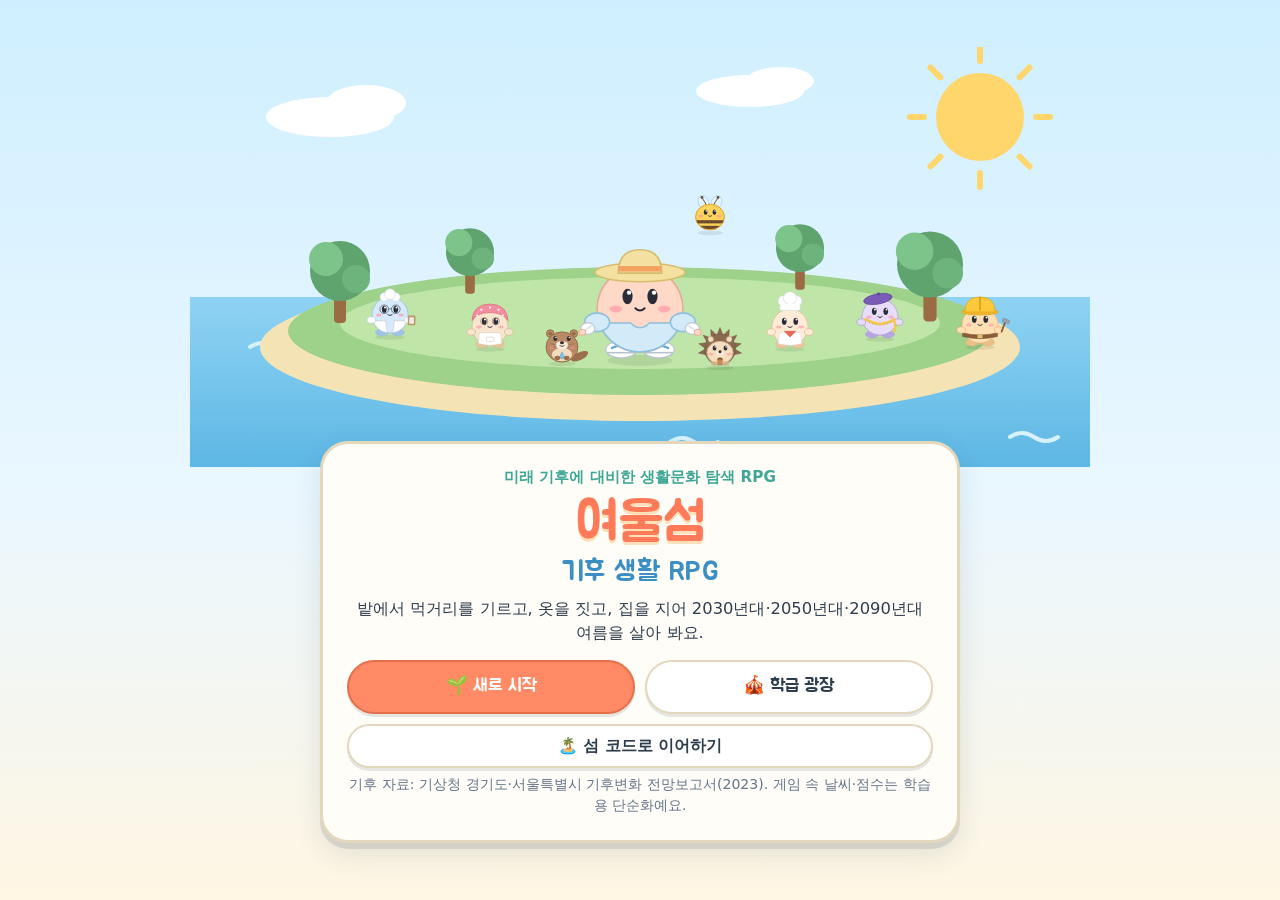
<file: index.html>
<!doctype html>
<html lang="ko">
<head>
<meta charset="utf-8">
<meta name="viewport" content="width=device-width, initial-scale=1, viewport-fit=cover">
<title>여울섬 기후 생활 RPG</title>
<meta name="description" content="미래 기후에 대비한 의식주를 준비하는 생활문화 탐색 RPG">
<link rel="preconnect" href="https://fonts.googleapis.com">
<link rel="preconnect" href="https://fonts.gstatic.com" crossorigin>
<link rel="stylesheet" href="https://fonts.googleapis.com/css2?family=Jua&display=swap">
<link rel="stylesheet" href="style.css">
</head>
<body>

<!-- 처음 화면 -->
<section id="screen-title" class="screen title-screen">
  <div class="title-art"><svg id="titleArt" viewBox="0 0 900 420" role="img" aria-label="여울섬 사람들과 동물 친구들"></svg></div>
  <div class="title-card">
    <p class="kicker">미래 기후에 대비한 생활문화 탐색 RPG</p>
    <h1 class="logo">여울섬 <span>기후 생활 RPG</span></h1>
    <p class="title-sub">밭에서 먹거리를 기르고, 옷을 짓고, 집을 지어 2030년대·2050년대·2090년대 여름을 살아 봐요.</p>
    <div class="title-btns">
      <button type="button" id="btnContinue" class="btn primary big" hidden>▶ 이어하기</button>
      <button type="button" id="btnNew" class="btn big">🌱 새로 시작</button>
      <button type="button" id="btnTitlePlaza" class="btn big">🎪 학급 광장</button>
      <button type="button" id="btnRestore" class="btn">🏝️ 섬 코드로 이어하기</button>
    </div>
    <p class="hint">기후 자료: 기상청 경기도·서울특별시 기후변화 전망보고서(2023). 게임 속 날씨·점수는 학습용 단순화예요.</p>
  </div>
  <div id="restoreBox" class="modal" hidden>
    <div class="modal-box small-box" role="dialog" aria-modal="true" aria-labelledby="restoreTitle">
      <button type="button" class="x" id="restoreClose" aria-label="닫기">✕</button>
      <h3 id="restoreTitle">섬 코드로 이어하기</h3>
      <p class="hint">다른 기기에서 만든 내 섬 코드를 붙여 넣거나, 저장해 둔 .txt 파일을 골라요.</p>
      <textarea id="restoreInput" class="code-box" placeholder="YS1로 시작하는 섬 코드"></textarea>
      <div class="row"><button type="button" id="restoreGo" class="btn primary">불러오기</button><label class="btn file">파일 고르기<input type="file" id="restoreFile" accept=".txt,text/plain"></label></div>
      <p id="restoreMsg" class="hint" aria-live="polite"></p>
    </div>
  </div>
</section>

<!-- 캐릭터 만들기 -->
<section id="screen-create" class="screen create-screen" hidden>
  <div class="create-box">
    <h2>나의 새싹이 만들기</h2>
    <div class="create-grid">
      <div class="create-preview" id="createPreview"></div>
      <div class="create-form">
        <label class="og-label" for="nameInput">별명</label>
        <input id="nameInput" maxlength="8" autocomplete="off" placeholder="예: 새싹이">
        <p id="nameHint" class="hint">실명 대신 게임 속 별명을 써요. (8글자까지)</p>
        <span class="og-label">몸 색깔</span>
        <div id="colorPick" class="swatches"></div>
        <span class="og-label">함께할 동물 친구</span>
        <div id="petPick" class="pet-pick"></div>
        <div class="row end"><button type="button" id="createBack" class="btn">◀ 뒤로</button><button type="button" id="createGo" class="btn primary big">여울섬으로 출발!</button></div>
      </div>
    </div>
  </div>
</section>

<!-- 게임 -->
<section id="screen-game" class="screen game-screen" hidden>
  <header class="hud">
    <div class="hud-quest" aria-live="polite"><small>할 일</small><b id="hudQuestTitle"></b><span id="hudQuestStep"></span></div>
    <div id="hudWeather" class="hud-weather"><span id="hudWeatherIcon" class="hw-ico"></span><div class="hw-txt"><b id="hudWeatherName"></b><small id="hudDay"></small><small id="hudPlace"></small></div></div>
  </header>
  <div class="world-wrap">
    <svg id="world" viewBox="0 0 1280 800" preserveAspectRatio="xMidYMid meet" role="application" aria-label="여울섬 마을. 땅을 누르면 걸어가요."></svg>
    <div id="petBubble" class="pet-bubble" hidden></div>
    <p class="rotate-hint">화면을 가로로 돌리면 마을이 더 넓게 보여요.</p>
  </div>
  <nav class="dock" aria-label="게임 메뉴">
    <button type="button" id="btnBag" class="dock-btn"><span>🎒</span>가방</button>
    <button type="button" id="btnWardrobe" class="dock-btn"><span>👕</span>옷장</button>
    <button type="button" id="btnPlaza" class="dock-btn"><span>📮</span>광장</button>
    <button type="button" id="btnMenu" class="dock-btn"><span>☰</span>메뉴</button>
    <button type="button" id="btnSleep" class="dock-btn sleep"><span>🌙</span>하루 보내기</button>
  </nav>
  <div id="dialog" class="dialog" hidden>
    <div class="dlg-portrait" id="dlgPortrait"></div>
    <div class="dlg-main"><div class="dlg-name" id="dlgName"></div><p id="dlgText" aria-live="polite"></p><div id="dlgActions" class="dlg-actions"></div></div>
  </div>
  <div id="panel" class="panel-back" hidden>
    <div class="panel" role="dialog" aria-modal="true" aria-labelledby="panelTitle">
      <header class="panel-head"><span id="panelIcon" class="panel-icon"></span><h2 id="panelTitle"></h2><button type="button" id="panelClose" class="x" aria-label="닫기">✕</button></header>
      <div id="panelBody" class="panel-body"></div>
    </div>
  </div>
</section>

<!-- 학급 광장 -->
<section id="screen-plaza" class="screen plaza-screen" hidden>
  <header class="plaza-top">
    <button type="button" id="plazaBack" class="btn">◀ 돌아가기</button>
    <h2>🎪 학급 광장</h2>
    <span id="plazaCount" class="plaza-count"></span>
  </header>
  <div class="plaza-main">
    <div class="plaza-stage">
      <svg id="plazaSvg" viewBox="0 0 1000 620" preserveAspectRatio="xMidYMid meet" role="img" aria-label="친구들의 아바타가 모인 광장. 아바타를 누르면 섬을 구경해요."></svg>
      <div id="plazaEmpty" class="plaza-empty"><b>광장이 비어 있어요</b><span>오른쪽에 친구의 섬 코드를 붙여 넣어 초대해요.</span></div>
    </div>
    <aside class="plaza-side">
      <section id="liveBox" class="live-box" hidden>
        <h3>🛰️ 실시간 반 광장</h3>
        <div id="liveJoin">
          <label class="og-label" for="liveRoom">반 코드</label>
          <div class="live-row"><input id="liveRoom" maxlength="24" autocomplete="off" autocapitalize="off" spellcheck="false" placeholder="선생님이 알려 준 반 코드"><button type="button" id="liveGo" class="btn primary">들어가기</button></div>
        </div>
        <div id="liveOn" hidden>
          <p class="live-state"><i id="liveDot" class="live-dot"></i><b id="liveRoomName"></b><span id="liveState"></span></p>
          <div class="row"><button type="button" id="liveRetry" class="btn small primary" hidden>다시 연결</button><button type="button" id="liveLeave" class="btn small">반 광장에서 나가기</button></div>
        </div>
        <p id="liveMsg" class="hint" aria-live="polite"></p>
        <button type="button" id="liveUnhide" class="link" hidden></button>
        <p class="hint">같은 반 코드 친구들과 별명·옷·식탁·집만 나눠요. 실명이나 연락처는 올리지 않아요.</p>
      </section>
      <h3>섬 코드로 초대하기</h3>
      <textarea id="plazaInput" class="code-box" placeholder="친구의 섬 코드를 붙여 넣어요. 여러 개를 한꺼번에 넣어도 돼요."></textarea>
      <div class="row"><button type="button" id="plazaAdd" class="btn primary">광장에 초대하기</button><label class="btn file">파일 불러오기<input type="file" id="plazaFile" accept=".txt,text/plain" multiple></label></div>
      <p id="plazaMsg" class="hint" aria-live="polite"></p>
      <h3>광장 주민 <small>누르면 섬을 구경해요</small></h3>
      <ul id="plazaList" class="res-list"></ul>
      <div class="row"><button type="button" id="plazaCompare" class="btn">📊 우리 반 비교표</button><button type="button" id="plazaClear" class="btn danger small">모두 내보내기</button></div>
      <p class="hint">초대한 코드는 이 기기에만 저장돼요. 선생님이 학급 게시판에 코드를 모아 주면 한꺼번에 붙여 넣을 수 있어요.</p>
    </aside>
  </div>
  <div id="plazaCard" class="modal" hidden>
    <div class="modal-box" role="dialog" aria-modal="true" aria-label="친구 섬 구경">
      <button type="button" class="x" id="plazaCardClose" aria-label="닫기">✕</button>
      <div id="plazaCardBody"></div>
    </div>
  </div>
</section>

<div id="toasts" class="toasts" aria-live="polite"></div>

<script src="js/data.js"></script>
<script src="js/art.js"></script>
<script src="js/core.js"></script>
<script src="js/farm.js"></script>
<script src="js/kitchen.js"></script>
<script src="js/tailor.js"></script>
<script src="js/build.js"></script>
<script src="js/plaza.js"></script>
<script src="js/live-config.js"></script>
<script src="js/live.js"></script>
<script src="js/main.js"></script>
</body>
</html>
</file>
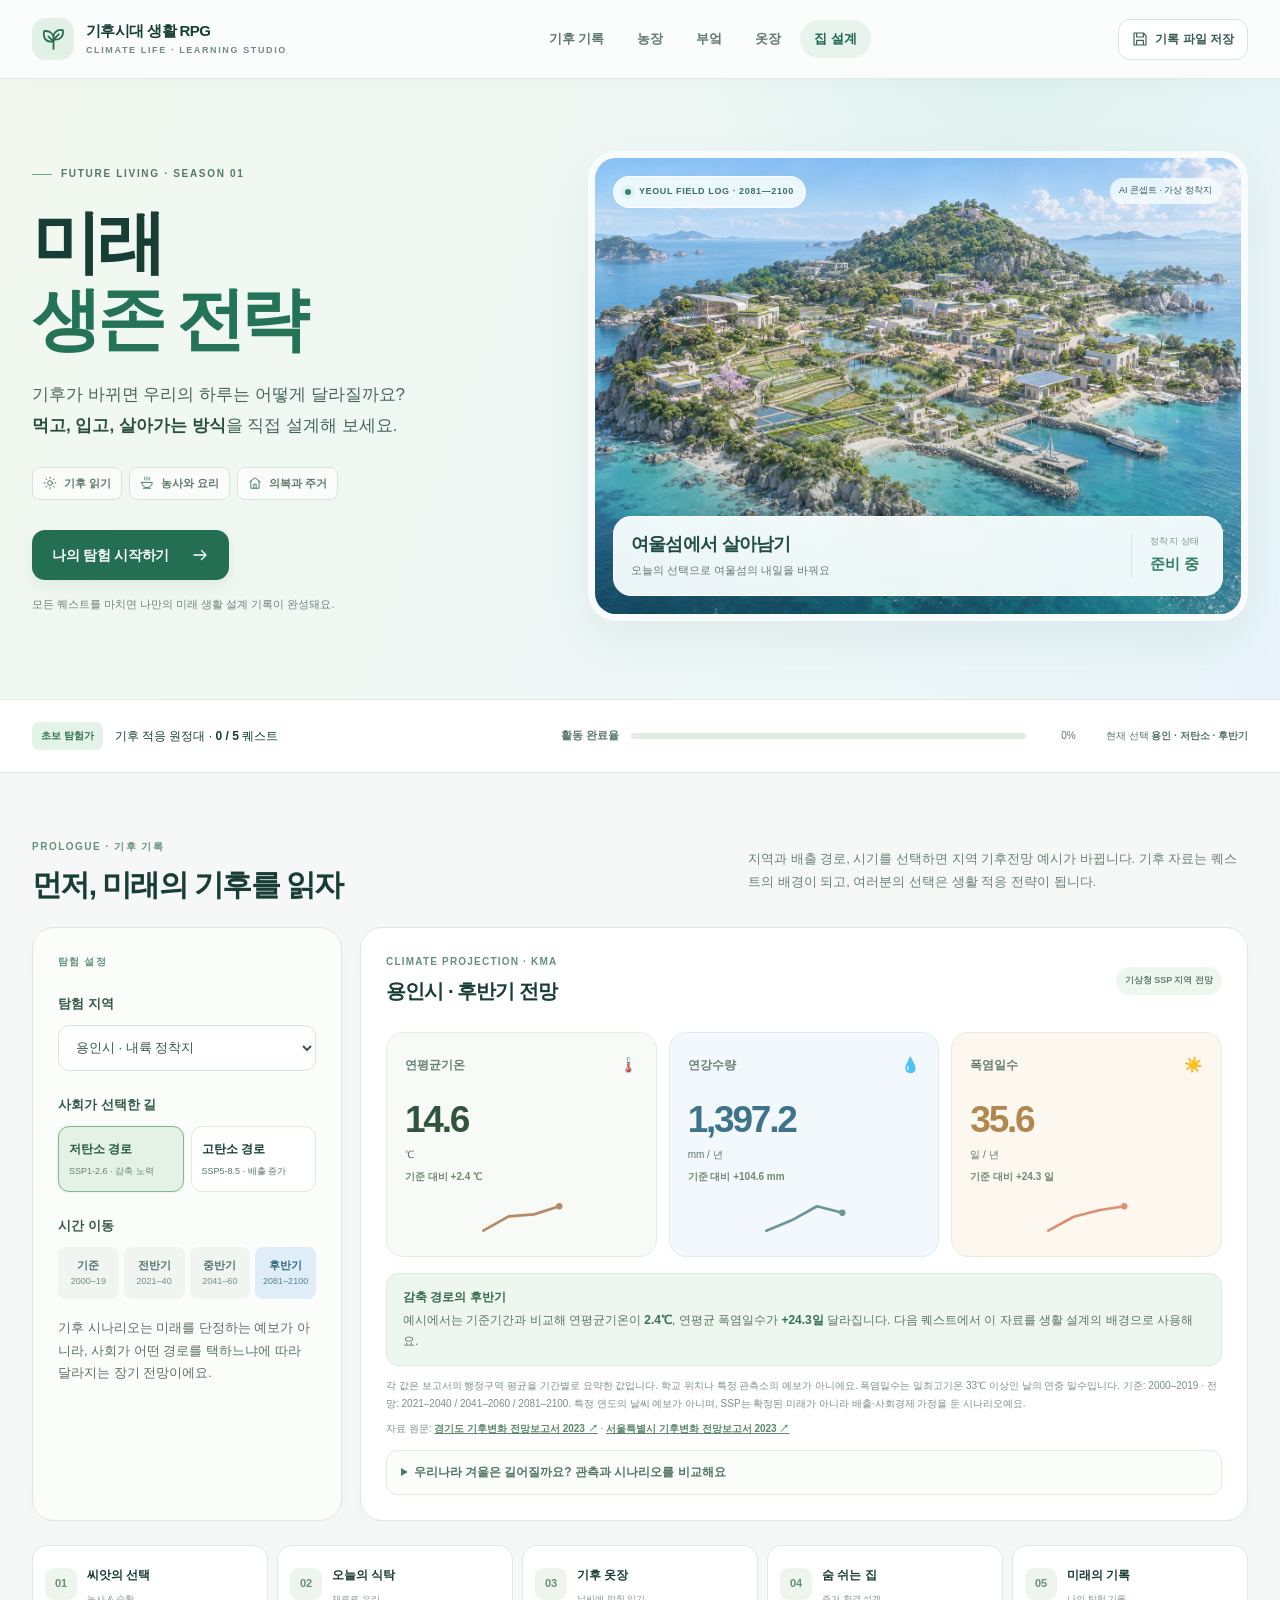
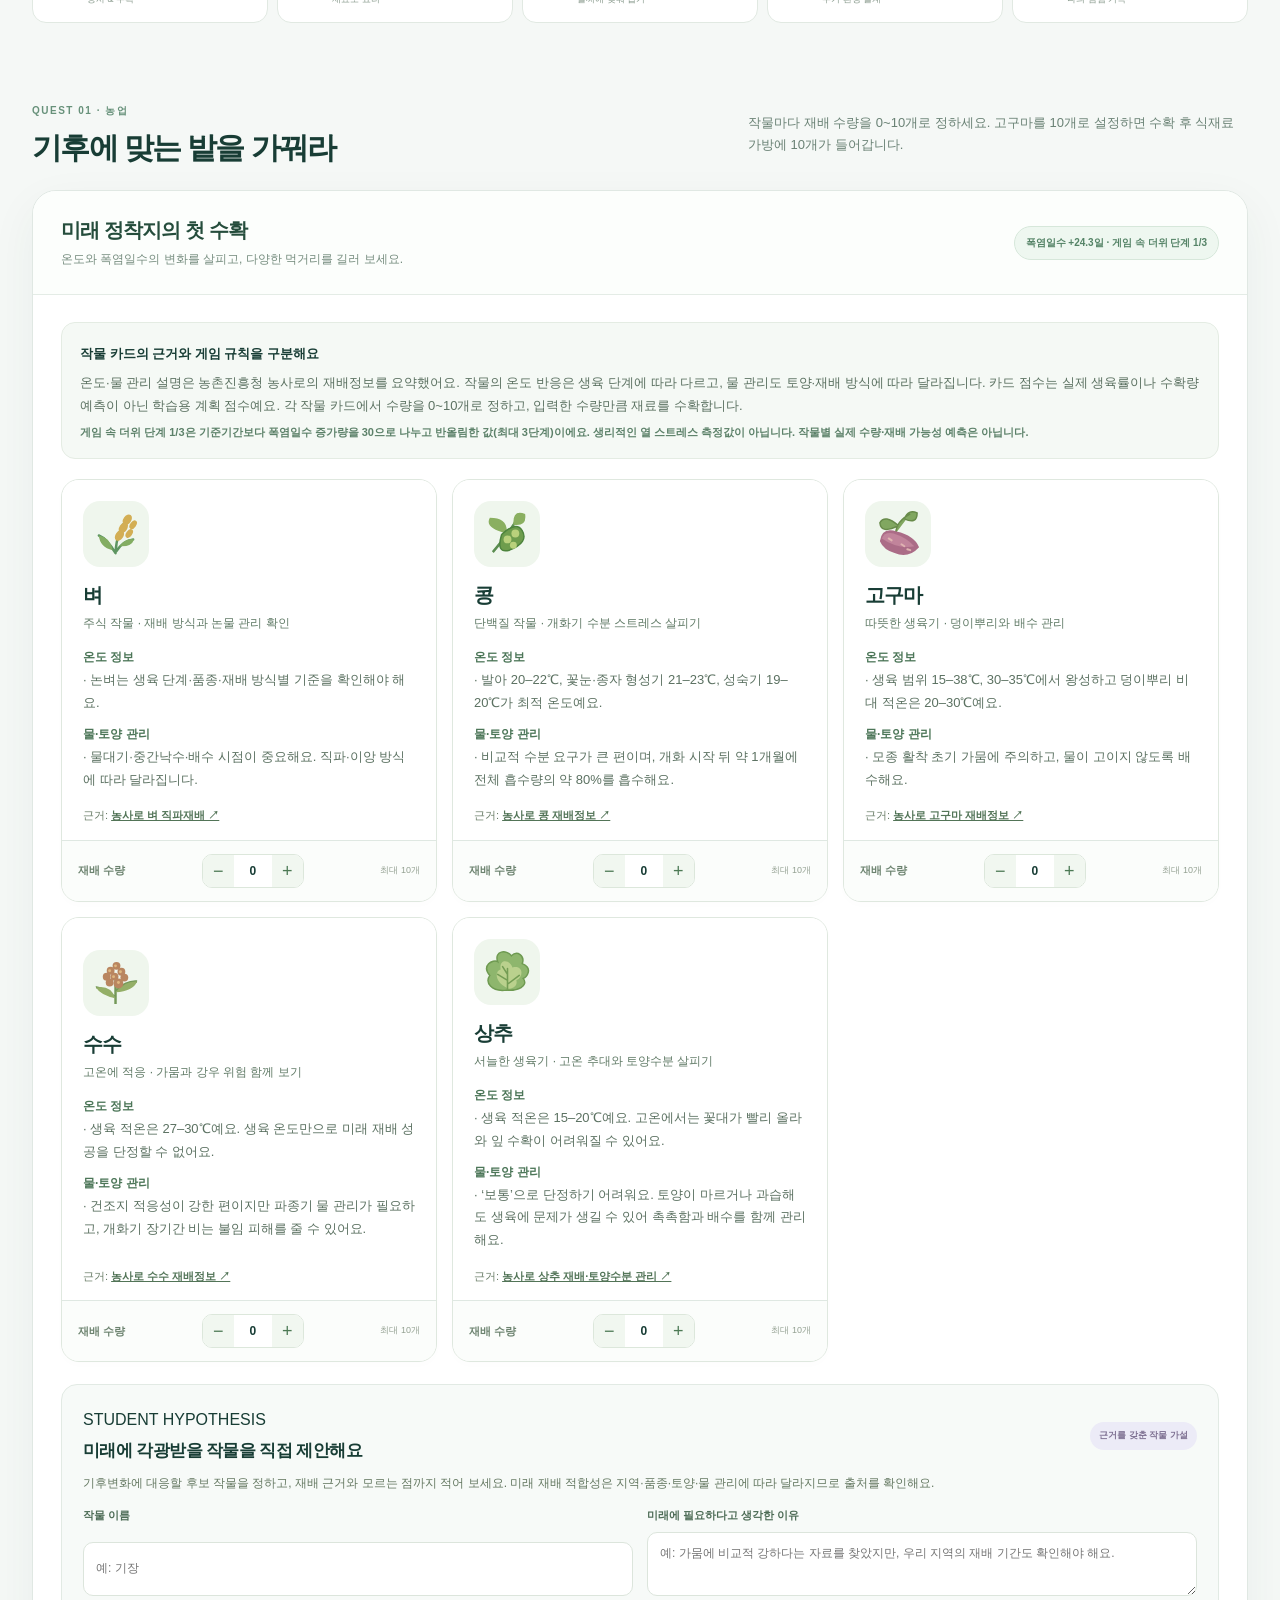
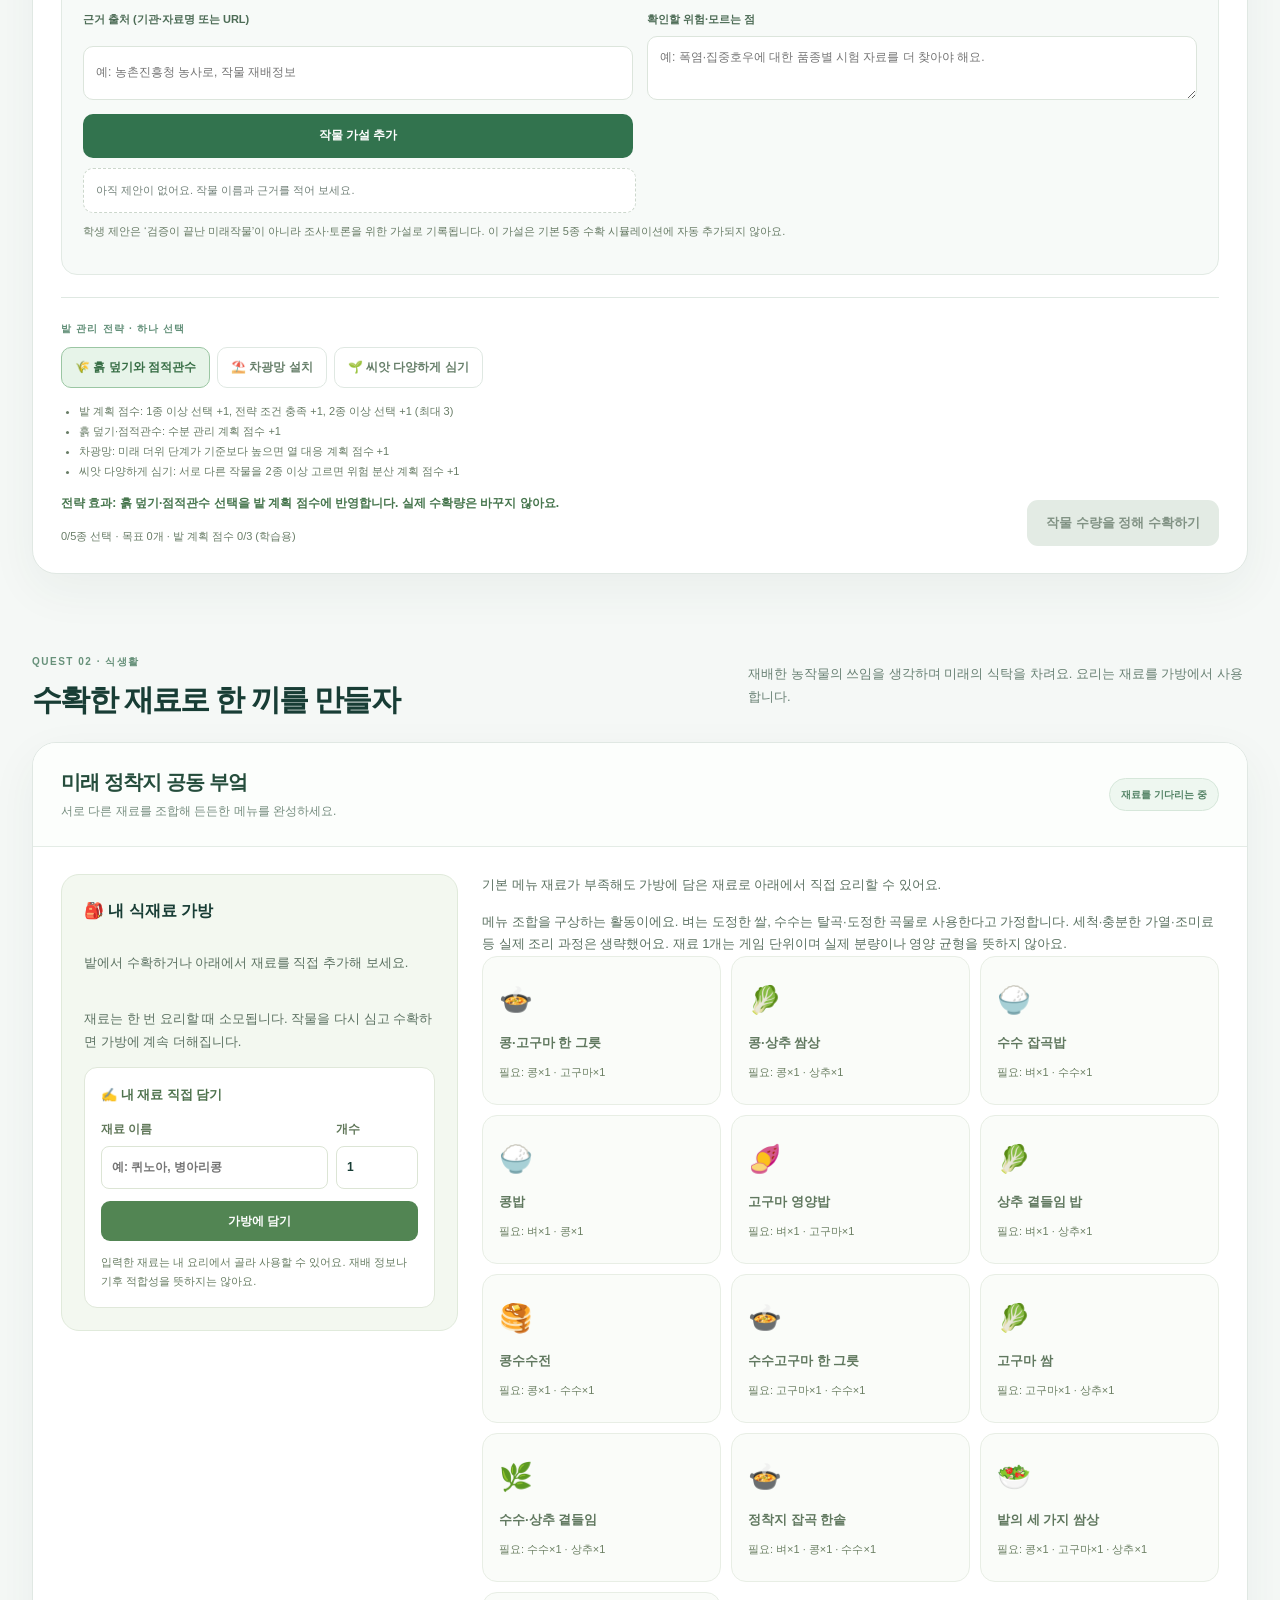
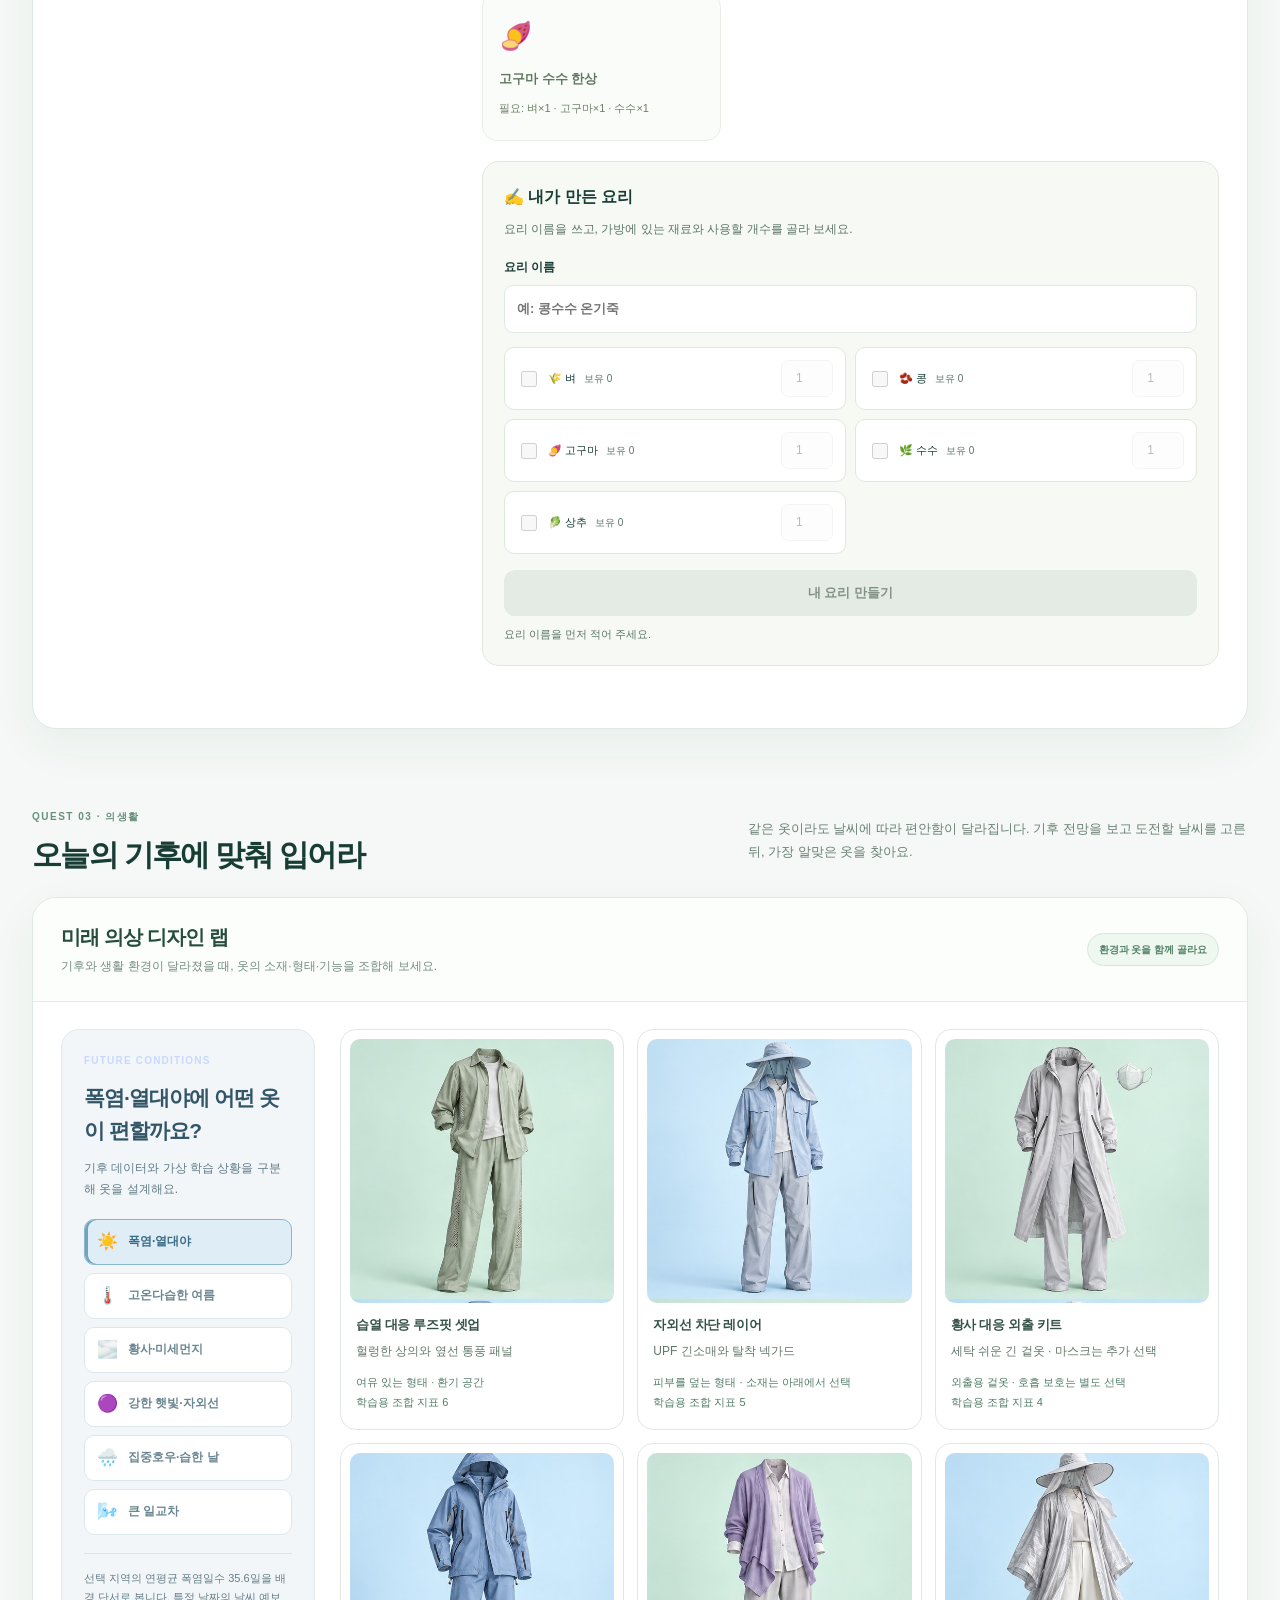
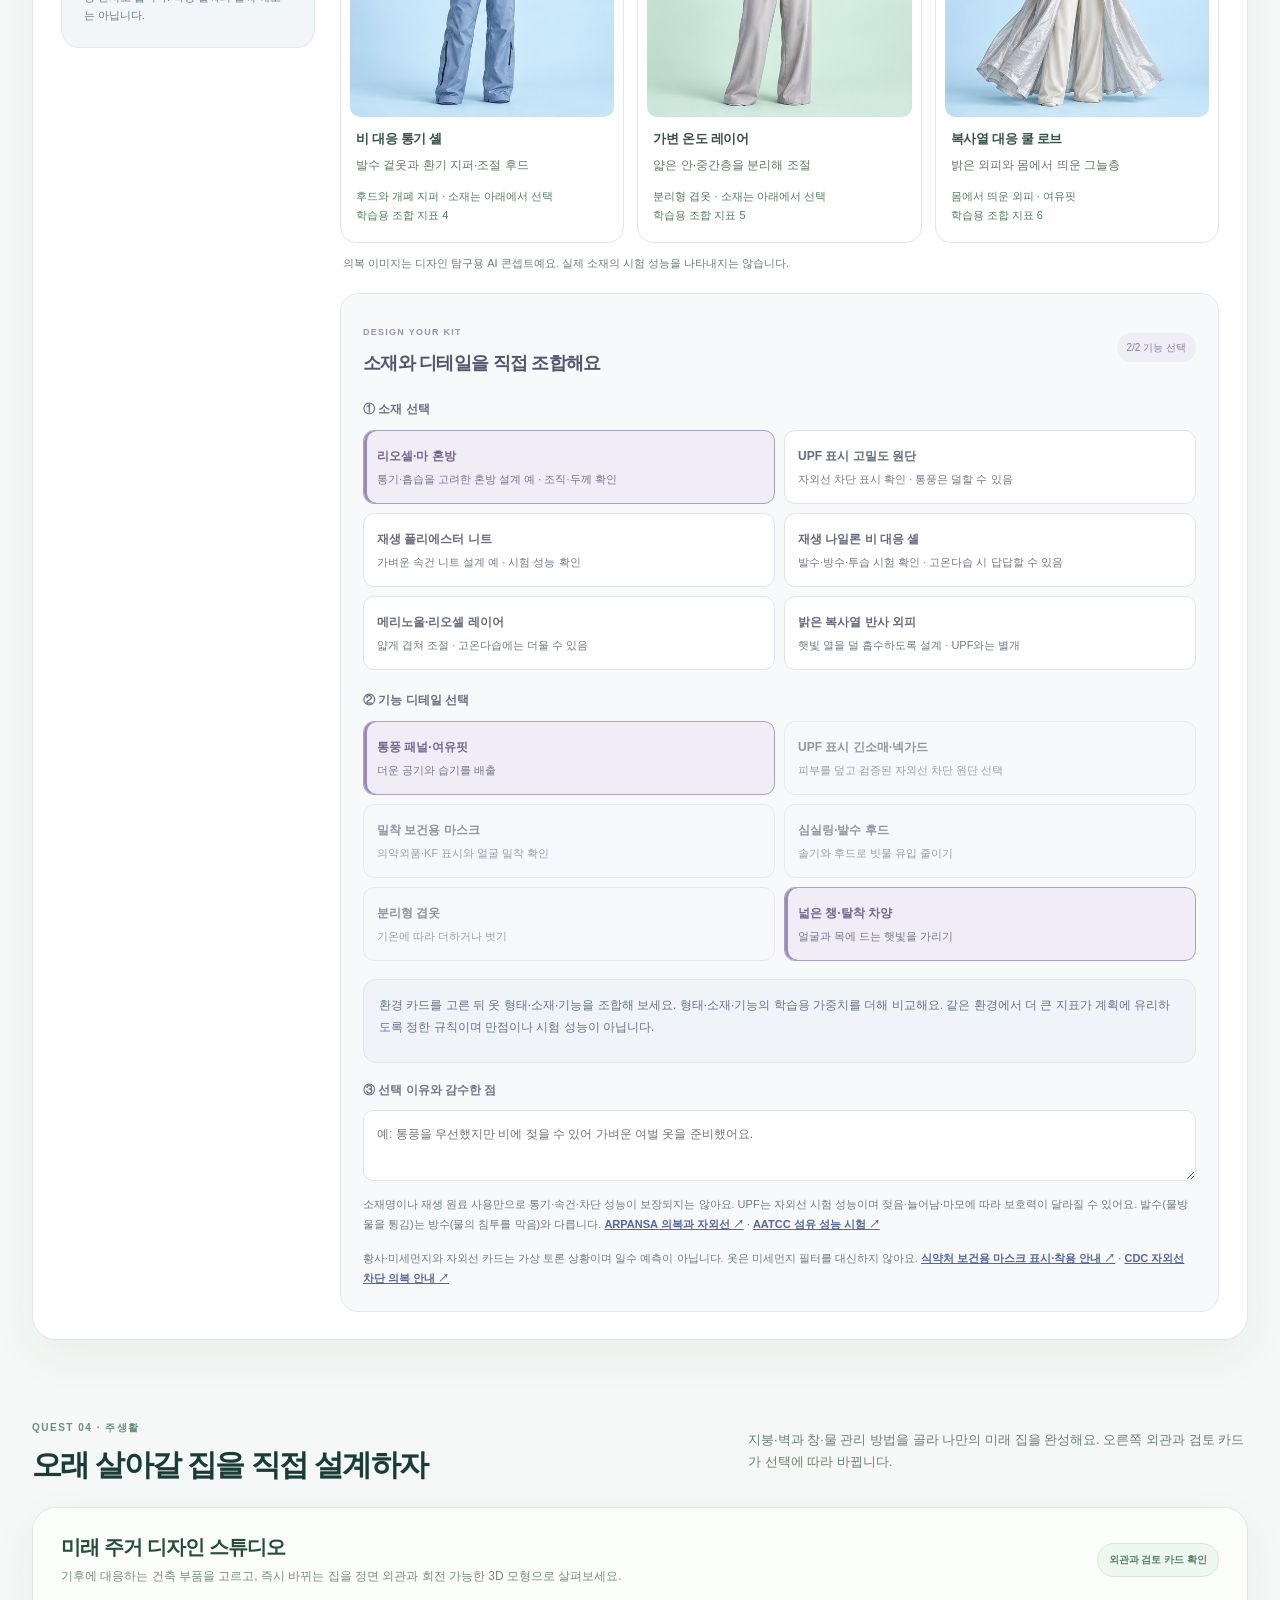
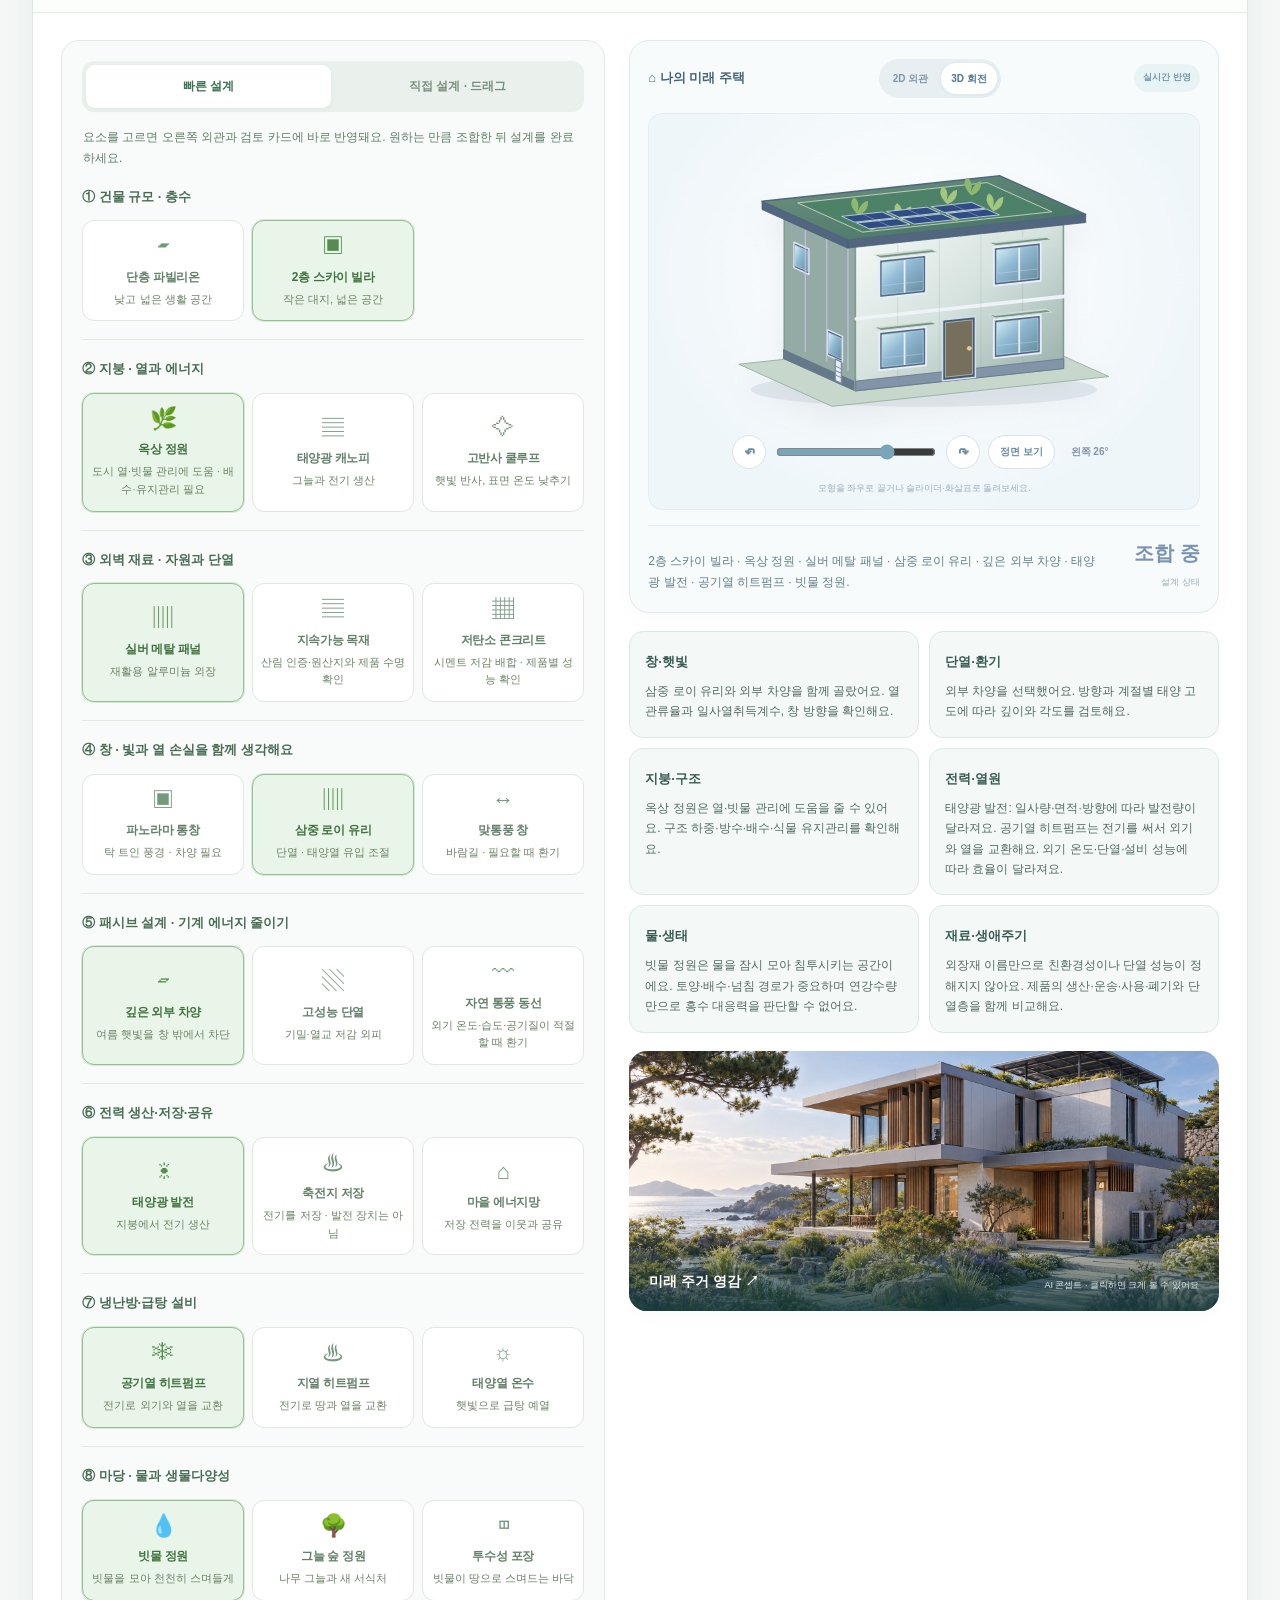
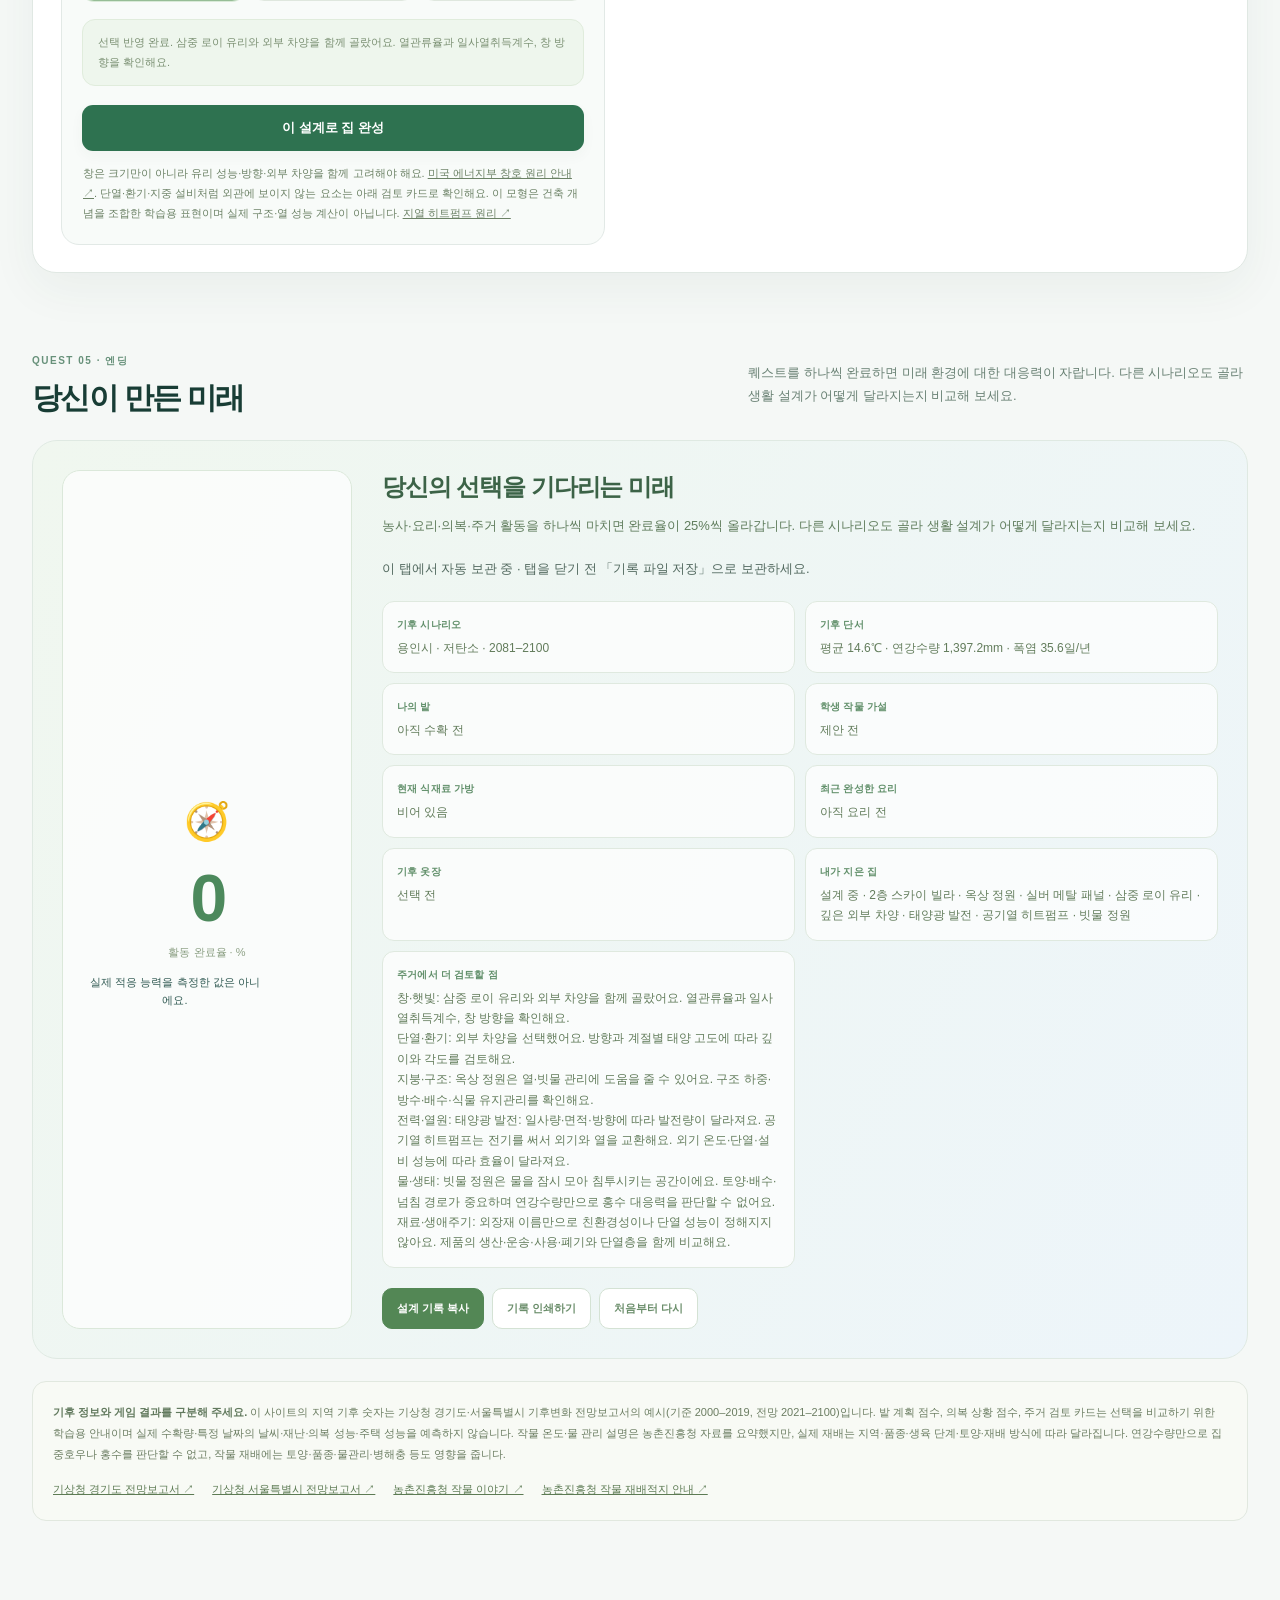
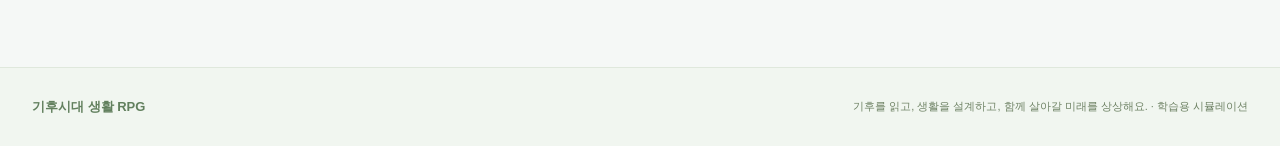
<file: climate-life-rpg/index.html>
<!doctype html>
<html lang="ko">
<head>
  <meta charset="utf-8">
  <meta name="viewport" content="width=device-width, initial-scale=1">
  <meta name="description" content="미래 기후 시나리오를 살펴보고 농사, 요리, 옷차림, 집짓기로 기후 적응 생활을 설계하는 학습 RPG">
  <meta name="theme-color" content="#f2f8ef">
  <title>기후시대 생활 RPG — 미래 생존 전략</title>
  <style>
    :root{--night:#102b26;--night2:#183c34;--leaf:#246653;--mint:#b9dca7;--lime:#d9ed76;--sun:#f2ae61;--coral:#db765e;--sky:#badbd8;--paper:#f5f3e9;--cream:#fffdf5;--ink:#1d302b;--muted:#63736b;--line:#d9ded2;--shadow:0 22px 60px rgba(13,39,31,.12);--radius:22px}
    *{box-sizing:border-box}html{scroll-behavior:smooth;scroll-padding-top:84px}body{margin:0;background:var(--paper);color:var(--ink);font-family:Inter,"Pretendard","Apple SD Gothic Neo","Malgun Gothic",sans-serif;line-height:1.65}button,select{font:inherit}button,a,select{touch-action:manipulation}button:focus-visible,a:focus-visible,select:focus-visible{outline:3px solid var(--coral);outline-offset:3px}a{color:inherit}button{cursor:pointer}.shell{width:min(1180px,calc(100% - 40px));margin:auto}.top{position:sticky;z-index:10;top:0;background:rgba(16,43,38,.96);color:#f3f4e9;backdrop-filter:blur(12px);border-bottom:1px solid rgba(255,255,255,.09)}.top-in{height:68px;display:flex;align-items:center;justify-content:space-between;gap:25px}.brand{display:flex;gap:11px;align-items:center;color:white;text-decoration:none;font-weight:850;letter-spacing:-.035em}.brand-mark{width:34px;height:34px;display:grid;place-items:center;border-radius:11px;background:var(--lime);color:var(--night);font-size:20px}.nav{display:flex;gap:18px;align-items:center}.nav a{color:#cfddd3;text-decoration:none;font-size:.88rem}.nav a:hover{color:var(--lime)}.save-top{border:1px solid rgba(255,255,255,.25);background:transparent;color:#fff;border-radius:999px;padding:8px 13px;font-size:.83rem;font-weight:750}.hero{background:var(--night);color:#f5f4e9;overflow:hidden;position:relative}.hero:before,.hero:after{content:"";position:absolute;border-radius:50%;pointer-events:none}.hero:before{width:560px;height:560px;right:-120px;top:-240px;background:radial-gradient(circle,rgba(86,140,105,.22),transparent 68%)}.hero:after{width:500px;height:500px;left:-270px;bottom:-360px;background:radial-gradient(circle,rgba(217,237,118,.1),transparent 68%)}.hero-grid{position:relative;z-index:1;min-height:560px;display:grid;grid-template-columns:1.02fr .98fr;gap:50px;align-items:center;padding:54px 0 72px}.kicker,.eyebrow{font-size:.74rem;letter-spacing:.15em;text-transform:uppercase;font-weight:850;color:var(--lime)}.hero h1{font-size:clamp(2.6rem,5vw,4.75rem);line-height:1.03;letter-spacing:-.065em;margin:17px 0 20px;max-width:700px}.hero h1 em{font-style:normal;color:var(--lime)}.hero-copy{max-width:555px;color:#c4d4c8;font-size:1.05rem}.hero-pills{display:flex;gap:8px;flex-wrap:wrap;margin:25px 0 28px}.pill{border:1px solid rgba(255,255,255,.18);border-radius:999px;padding:6px 11px;color:#d9e5dc;font-size:.78rem}.primary{background:var(--lime);color:var(--night);border:0;border-radius:999px;padding:13px 20px;font-weight:850;text-decoration:none;display:inline-flex;align-items:center;gap:9px;box-shadow:0 8px 22px rgba(217,237,118,.13)}.primary:hover{background:#e8f7a4;transform:translateY(-1px)}.hero-small{color:#9db4a6;font-size:.79rem;margin-top:15px}.world-card{position:relative;min-height:370px;border:1px solid rgba(220,242,209,.17);border-radius:30px;background:linear-gradient(155deg,#234a3e,#102c28 68%);overflow:hidden;box-shadow:0 30px 80px rgba(0,0,0,.2)}.world-card:before{content:"";position:absolute;inset:0;background:radial-gradient(ellipse at 30% 70%,rgba(217,237,118,.1),transparent 43%),linear-gradient(180deg,transparent 56%,rgba(6,26,23,.5))}.island-svg{position:absolute;inset:0;width:100%;height:100%}.world-label{position:absolute;left:22px;top:21px;display:flex;align-items:center;gap:8px;color:#d6e2d8;font-size:.73rem;letter-spacing:.1em}.live-dot{width:7px;height:7px;border-radius:50%;background:var(--lime);box-shadow:0 0 14px var(--lime)}.world-note{position:absolute;left:23px;right:23px;bottom:20px;display:flex;justify-content:space-between;align-items:end;gap:18px}.world-note strong{display:block;font-size:1.2rem;color:white}.world-note small{color:#bdcfc3}.world-stat{border:1px solid rgba(255,255,255,.16);border-radius:14px;padding:9px 12px;background:rgba(8,32,27,.62);min-width:112px}.world-stat span{display:block;font-size:.66rem;color:#adc3b5}.world-stat b{color:var(--lime);font-size:1.15rem}
    .statusbar{background:#e8eddd;border-bottom:1px solid #d9e0d2}.status-in{min-height:66px;display:grid;grid-template-columns:1fr auto 1fr;gap:20px;align-items:center}.status-left{display:flex;gap:11px;align-items:center;font-size:.82rem}.rank{border-radius:9px;background:var(--night);color:var(--lime);padding:4px 8px;font-weight:850;font-size:.7rem;letter-spacing:.08em}.xp-wrap{display:flex;align-items:center;gap:10px;min-width:250px}.xp-label{font-size:.75rem;font-weight:750;white-space:nowrap}.xp-track{height:7px;background:#cbd5c9;border-radius:99px;overflow:hidden;flex:1}.xp-fill{height:100%;width:0;background:var(--leaf);border-radius:inherit;transition:width .45s}.xp-value{text-align:right;font-size:.72rem;color:var(--muted);min-width:55px}.status-right{text-align:right;font-size:.75rem;color:var(--muted)}.status-right strong{color:var(--night)}
    main{padding:52px 0 86px}.section{margin:0 0 46px;scroll-margin-top:90px}.section-head{display:flex;justify-content:space-between;align-items:end;gap:30px;margin-bottom:21px}.section-head h2{font-size:clamp(1.65rem,3vw,2.4rem);line-height:1.18;letter-spacing:-.05em;margin:4px 0 7px}.section-head p{color:var(--muted);max-width:650px;margin:0}.step-tag{font-size:.72rem;font-weight:850;color:var(--leaf);letter-spacing:.12em}.climate-shell{display:grid;grid-template-columns:330px 1fr;gap:22px}.panel{background:var(--cream);border:1px solid var(--line);border-radius:var(--radius);box-shadow:0 8px 30px rgba(25,47,37,.035)}.climate-control{padding:23px}.panel-label{font-size:.7rem;letter-spacing:.12em;font-weight:850;color:var(--leaf);text-transform:uppercase}.control{margin-top:20px}.control label{display:block;font-weight:800;font-size:.87rem;margin-bottom:7px}.control select{width:100%;border:1px solid #ccd6c9;border-radius:12px;background:white;padding:11px 12px;color:var(--ink)}.scenario-options{display:grid;grid-template-columns:1fr 1fr;gap:8px}.scenario-btn{border:1px solid var(--line);background:white;color:var(--ink);border-radius:12px;padding:11px 9px;text-align:left;font-weight:800;font-size:.78rem}.scenario-btn span{display:block;font-size:.67rem;font-weight:500;color:var(--muted);margin-top:2px}.scenario-btn[aria-pressed=true]{background:var(--night);border-color:var(--night);color:#fff}.scenario-btn[aria-pressed=true] span{color:#c6d7ca}.period-select{display:grid;grid-template-columns:repeat(4,1fr);gap:5px}.period-btn{border:1px solid transparent;background:#edf0e7;color:#55675c;border-radius:9px;padding:8px 4px;font-size:.68rem;line-height:1.3;font-weight:750}.period-btn[aria-pressed=true]{background:var(--lime);color:var(--night)}.period-btn small{display:block;font-size:.59rem;font-weight:500;opacity:.8}.fineprint{font-size:.74rem;color:var(--muted);margin:18px 0 0}.climate-data{padding:22px}.data-head{display:flex;justify-content:space-between;align-items:start;gap:18px;margin-bottom:17px}.data-head h3{margin:0;font-size:1.18rem;letter-spacing:-.03em}.source-tag{display:inline-flex;gap:6px;align-items:center;background:#eff3e9;border-radius:999px;color:var(--leaf);padding:5px 9px;font-size:.68rem;font-weight:800;white-space:nowrap}.stat-grid{display:grid;grid-template-columns:repeat(3,1fr);gap:11px}.stat-card{border-radius:17px;background:#f1f2e9;padding:16px 15px;min-height:132px}.stat-top{font-size:.72rem;color:var(--muted);font-weight:750;display:flex;justify-content:space-between;gap:8px}.stat-icon{font-size:1rem}.stat-value{font-size:1.75rem;line-height:1.2;letter-spacing:-.06em;font-weight:900;margin:13px 0 3px}.stat-unit{font-size:.73rem;color:var(--muted)}.stat-delta{font-size:.68rem;color:var(--leaf);font-weight:800}.sparkline{width:100%;height:44px;display:block;margin-top:6px}.climate-insight{margin-top:13px;border-radius:13px;padding:12px 15px;background:#183c34;color:#eaf0e3;font-size:.82rem}.climate-insight strong{color:var(--lime)}.years{font-size:.7rem;color:var(--muted);margin-top:11px}
    .quest-nav{display:grid;grid-template-columns:repeat(5,1fr);gap:10px;margin:33px 0 47px}.quest-link{display:flex;align-items:center;gap:10px;background:transparent;border:1px solid #d8ded2;border-radius:15px;padding:12px;text-decoration:none;min-height:62px;transition:.2s}.quest-link:hover,.quest-link.done{background:#e6eddb;border-color:#c7d5bc}.quest-no{display:grid;place-items:center;flex:0 0 30px;width:30px;height:30px;border-radius:10px;background:var(--night);color:var(--lime);font-size:.73rem;font-weight:900}.quest-link.done .quest-no{background:var(--leaf);color:white}.quest-name{font-size:.75rem;font-weight:850;line-height:1.25}.quest-state{display:block;color:var(--muted);font-size:.63rem;font-weight:500;margin-top:3px}
    .quest-section{padding-top:3px}.quest-card{background:var(--cream);border:1px solid var(--line);border-radius:var(--radius);overflow:hidden;box-shadow:var(--shadow)}.quest-banner{padding:25px 27px;background:linear-gradient(110deg,#183c34,#285a47);color:white;display:flex;justify-content:space-between;gap:22px;align-items:center}.quest-banner h3{margin:0;font-size:1.28rem;letter-spacing:-.035em}.quest-banner p{margin:5px 0 0;color:#cadace;font-size:.83rem}.quest-chip{background:rgba(217,237,118,.15);color:var(--lime);border:1px solid rgba(217,237,118,.25);border-radius:999px;padding:6px 11px;font-size:.69rem;font-weight:850;white-space:nowrap}.quest-body{padding:25px 27px}.crop-grid{display:grid;grid-template-columns:repeat(5,1fr);gap:11px}.crop-card{position:relative;text-align:left;min-height:155px;padding:15px 13px;border:1px solid var(--line);border-radius:17px;background:white;color:var(--ink);transition:.18s}.crop-card:hover{border-color:#789477;transform:translateY(-2px)}.crop-card[aria-pressed=true]{border:2px solid var(--leaf);padding:14px 12px;background:#eff4e9;box-shadow:0 5px 15px rgba(36,102,83,.08)}.crop-icon{font-size:1.75rem;display:block}.crop-card strong{display:block;font-size:.9rem;margin-top:8px}.crop-card small{font-size:.66rem;line-height:1.4;color:var(--muted);display:block;margin-top:4px}.crop-check{position:absolute;top:9px;right:10px;color:var(--leaf);font-weight:900;opacity:0}.crop-card[aria-pressed=true] .crop-check{opacity:1}.farm-tools{display:grid;grid-template-columns:1fr auto;gap:22px;align-items:end;margin-top:21px;padding-top:19px;border-top:1px solid var(--line)}.tool-options{display:flex;flex-wrap:wrap;gap:8px}.tool-choice{border:1px solid var(--line);background:white;border-radius:999px;padding:8px 12px;font-size:.74rem;font-weight:750;color:var(--ink)}.tool-choice[aria-pressed=true]{background:#e2eddb;border-color:#93b492;color:var(--leaf)}.action-btn{border:0;background:var(--night);color:white;border-radius:12px;padding:12px 17px;font-size:.82rem;font-weight:850}.action-btn:disabled{opacity:.38;cursor:not-allowed}.hint-line{font-size:.76rem;color:var(--muted);margin:13px 0 0}.field-result{display:none;margin-top:19px;border-radius:16px;background:#e9efdf;padding:16px}.field-result.show{display:block}.field-result h4{margin:0 0 9px;font-size:.95rem}.harvest-list{display:flex;gap:8px;flex-wrap:wrap}.harvest-item{background:white;border-radius:999px;padding:7px 11px;font-size:.73rem;font-weight:800}.growth-track{height:9px;background:#d5dece;border-radius:99px;margin:12px 0 7px;overflow:hidden}.growth-fill{height:100%;background:var(--leaf);border-radius:inherit;transition:width .7s}.score-line{font-size:.72rem;color:var(--muted)}.kitchen-grid{display:grid;grid-template-columns:.75fr 1.25fr;gap:18px}.inventory{background:#edf1e5;border-radius:17px;padding:19px}.inventory h4{font-size:.9rem;margin:0 0 9px}.bag-counts{display:flex;gap:8px;flex-wrap:wrap;min-height:42px}.bag-pill{padding:6px 9px;background:#fff;border-radius:9px;font-size:.7rem;font-weight:800}.kitchen-note{font-size:.74rem;color:var(--muted);margin:11px 0 0}.recipe-grid{display:grid;grid-template-columns:repeat(3,1fr);gap:9px}.recipe{background:white;border:1px solid var(--line);border-radius:15px;padding:14px;text-align:left;min-height:120px;color:var(--ink)}.recipe:disabled{opacity:.42;cursor:not-allowed}.recipe:not(:disabled):hover{border-color:var(--leaf);background:#f2f6ea}.recipe span{font-size:1.38rem}.recipe strong{display:block;font-size:.8rem;margin:5px 0 2px}.recipe small{font-size:.65rem;color:var(--muted)}.meal-result{min-height:25px;color:var(--leaf);font-weight:800;font-size:.78rem;margin-top:10px}.recipe-help{margin:0 0 10px;color:var(--muted);font-size:.72rem}.custom-recipe{margin-top:17px;padding:17px;border:1px solid var(--line);border-radius:16px;background:#f1f3e9}.custom-recipe h4{margin:0;font-size:.9rem}.custom-recipe>p{margin:5px 0 12px;color:var(--muted);font-size:.7rem;line-height:1.5}.custom-name-label{display:grid;gap:5px;margin-bottom:12px;font-size:.7rem;font-weight:800}.custom-name-label input{width:100%;padding:10px 11px;border:1px solid var(--line);border-radius:9px;font:inherit;background:white;color:var(--ink)}.custom-ingredients{display:grid;grid-template-columns:repeat(2,minmax(0,1fr));gap:8px;margin-bottom:12px}.custom-ingredient{display:flex;justify-content:space-between;align-items:center;gap:8px;padding:9px;background:white;border:1px solid var(--line);border-radius:10px;font-size:.68rem}.custom-ingredient label{display:flex;align-items:center;gap:6px}.custom-ingredient label small{color:var(--muted);font-size:.6rem}.custom-ingredient input[type=number]{width:52px;padding:5px;border:1px solid var(--line);border-radius:7px;text-align:center;font:inherit}.custom-ingredient input[type=number]:disabled{opacity:.4}.custom-hint{margin:9px 0 0!important;color:var(--muted);font-size:.67rem!important}.custom-recipe .action-btn{width:100%}@media(max-width:600px){.custom-ingredients{grid-template-columns:1fr}}
    .wardrobe-layout{display:grid;grid-template-columns:.88fr 1.12fr;gap:21px;align-items:stretch}.weather-panel{border-radius:var(--radius);background:var(--night);color:white;padding:24px;position:relative;overflow:hidden}.weather-panel:after{content:"☀";position:absolute;font-size:10rem;right:-12px;bottom:-53px;color:rgba(217,237,118,.09)}.weather-panel h3{font-size:1.2rem;line-height:1.3;margin:9px 0}.weather-panel p{color:#becfc3;font-size:.8rem;margin:0}.challenge-options{display:grid;gap:8px;position:relative;z-index:1;margin-top:20px}.challenge{display:flex;align-items:center;gap:10px;border:1px solid rgba(255,255,255,.18);border-radius:12px;background:rgba(255,255,255,.04);color:white;text-align:left;padding:10px 11px;font-size:.76rem;font-weight:750}.challenge[aria-pressed=true]{background:rgba(217,237,118,.14);border-color:var(--lime);color:var(--lime)}.challenge-icon{font-size:1.15rem}.outfit-grid{display:grid;grid-template-columns:repeat(3,1fr);gap:10px}.outfit{background:var(--cream);border:1px solid var(--line);border-radius:18px;text-align:left;padding:17px;color:var(--ink)}.outfit[aria-pressed=true]{border:2px solid var(--leaf);padding:16px;background:#eff4e9}.outfit-visual{height:100px;border-radius:13px;background:#e9eee5;display:grid;place-items:center;font-size:3.2rem;margin-bottom:12px}.outfit strong{font-size:.85rem;display:block}.outfit small{font-size:.68rem;color:var(--muted);display:block;line-height:1.45;margin-top:5px}.rating{font-size:.66rem;color:var(--leaf);font-weight:850;margin-top:10px}.choice-result{padding:11px 14px;background:#e9efdf;border-radius:13px;color:var(--leaf);font-size:.79rem;font-weight:750;margin-top:14px;min-height:45px}.wardrobe-foot{font-size:.7rem;color:var(--muted);margin:11px 0 0}
    .house-layout{display:grid;grid-template-columns:1fr .95fr;gap:20px}.builder{padding:21px}.builder-group{margin-bottom:19px}.builder-group:last-child{margin-bottom:0}.builder-group h4{font-size:.75rem;letter-spacing:.04em;margin:0 0 8px}.builder-options{display:grid;grid-template-columns:repeat(3,1fr);gap:7px}.build-option{border:1px solid var(--line);border-radius:12px;background:white;padding:9px 8px;color:var(--ink);text-align:center;line-height:1.3}.build-option[aria-pressed=true]{background:#e8f0df;border-color:#8fac82;color:var(--leaf)}.build-option span{display:block;font-size:1.2rem;margin-bottom:3px}.build-option b{display:block;font-size:.65rem}.build-option small{font-size:.58rem;color:var(--muted)}.house-preview{background:linear-gradient(160deg,#dae9d5,#eef0dd 66%,#d0e0ce);border-radius:var(--radius);padding:18px;display:flex;flex-direction:column;justify-content:space-between;min-height:330px;overflow:hidden}.preview-top{display:flex;justify-content:space-between;gap:10px;align-items:center}.preview-top strong{font-size:.78rem}.house-level{border-radius:999px;padding:5px 9px;background:rgba(255,255,255,.7);font-size:.64rem;font-weight:850;color:var(--leaf)}.house-drawing{width:100%;max-width:420px;align-self:center;height:auto;margin:6px 0}.house-caption{display:flex;justify-content:space-between;gap:15px;align-items:end;border-top:1px solid rgba(26,73,48,.14);padding-top:12px}.house-caption p{font-size:.7rem;color:#476356;margin:0;max-width:270px}.house-score{text-align:right;white-space:nowrap}.house-score b{font-size:1.25rem;display:block;line-height:1.1;color:var(--leaf)}.house-score small{font-size:.62rem;color:var(--muted)}.builder-result{margin-top:13px;padding:10px 12px;border-radius:12px;background:#f2f3e8;font-size:.73rem;color:var(--muted)}
    .final-panel{background:var(--night);color:#f4f4e9;border-radius:28px;padding:30px;display:grid;grid-template-columns:.72fr 1.28fr;gap:27px;overflow:hidden;position:relative}.final-panel:after{content:"✦";position:absolute;color:rgba(217,237,118,.12);font-size:15rem;right:-30px;top:-90px;pointer-events:none}.final-score{position:relative;z-index:1;background:#193a32;border:1px solid rgba(255,255,255,.11);border-radius:20px;padding:21px;display:flex;flex-direction:column;justify-content:center;text-align:center}.final-score .medal{font-size:2.4rem}.final-score b{font-size:3rem;line-height:1.1;color:var(--lime);letter-spacing:-.06em}.final-score span{font-size:.7rem;color:#c4d3c8}.final-copy{position:relative;z-index:1}.final-copy h3{font-size:1.5rem;letter-spacing:-.04em;margin:0 0 7px}.final-copy>p{color:#c4d3c8;font-size:.82rem;margin:0 0 14px}.report-list{display:grid;grid-template-columns:repeat(2,1fr);gap:8px}.report-item{border:1px solid rgba(255,255,255,.14);border-radius:12px;padding:9px 11px;font-size:.72rem;color:#d9e4da}.report-item strong{display:block;color:var(--lime);font-size:.64rem;letter-spacing:.06em;margin-bottom:3px}.final-actions{display:flex;gap:9px;flex-wrap:wrap;margin-top:16px}.final-actions button{border:1px solid rgba(255,255,255,.25);background:transparent;color:white;border-radius:999px;padding:9px 13px;font-size:.74rem;font-weight:800}.final-actions .share{background:var(--lime);border-color:var(--lime);color:var(--night)}.footnote{background:#e9ede2;border-radius:14px;padding:15px 17px;color:var(--muted);font-size:.73rem;margin-top:17px}.footnote strong{color:var(--ink)}.sources{display:flex;gap:10px 20px;flex-wrap:wrap;margin-top:12px}.sources a{color:var(--leaf);font-weight:800}.footer{background:#0c241f;color:#e9f0e9;padding:28px 0}.footer-in{display:flex;justify-content:space-between;align-items:center;gap:20px}.footer p{font-size:.72rem;color:#aabeb0;margin:0}.toast{position:fixed;z-index:30;left:50%;bottom:22px;transform:translate(-50%,30px);opacity:0;pointer-events:none;background:#fff;color:var(--night);box-shadow:var(--shadow);border-radius:999px;padding:11px 17px;font-size:.8rem;font-weight:800;transition:.25s}.toast.show{opacity:1;transform:translate(-50%,0)}.sr-only{position:absolute;width:1px;height:1px;padding:0;margin:-1px;overflow:hidden;clip:rect(0,0,0,0);white-space:nowrap;border:0}
    @media(max-width:900px){.hero-grid{grid-template-columns:1fr;gap:32px;padding:48px 0}.world-card{min-height:330px}.climate-shell{grid-template-columns:1fr}.crop-grid{grid-template-columns:repeat(3,1fr)}.quest-nav{grid-template-columns:repeat(3,1fr)}.status-in{grid-template-columns:1fr auto}.xp-wrap{grid-row:2;grid-column:1/-1;padding-bottom:12px}.status-right{grid-column:2;grid-row:1}.status-in{padding-top:10px}.house-layout{grid-template-columns:1fr}.house-preview{min-height:300px}}
    @media(max-width:600px){.shell{width:min(100% - 26px,1180px)}.top-in{height:auto;min-height:60px}.nav{gap:10px}.nav a{display:none}.save-top{font-size:.72rem}.hero-grid{padding:40px 0 47px}.hero h1{font-size:2.75rem}.hero-copy{font-size:.92rem}.world-card{min-height:270px;border-radius:22px}.world-note{left:15px;right:15px;bottom:14px}.world-stat{min-width:90px}.status-in{grid-template-columns:1fr auto;gap:10px}.status-left{font-size:.7rem}.status-right{font-size:.67rem}.xp-wrap{min-width:0}.xp-label{font-size:.68rem}.section-head{display:block}.section-head p{font-size:.82rem;margin-top:7px}.climate-control,.climate-data{padding:17px}.stat-grid{gap:7px}.stat-card{padding:11px 10px;min-height:125px}.stat-value{font-size:1.38rem}.stat-top{font-size:.64rem}.data-head{display:block}.source-tag{margin-top:8px}.quest-nav{grid-template-columns:repeat(2,1fr);gap:7px;margin:22px 0 35px}.quest-link{padding:9px;min-height:55px}.quest-name{font-size:.68rem}.quest-banner{padding:19px;align-items:start}.quest-banner p{font-size:.75rem}.quest-chip{font-size:.61rem}.quest-body{padding:18px}.crop-grid{grid-template-columns:repeat(2,1fr);gap:8px}.crop-card{min-height:138px}.farm-tools{grid-template-columns:1fr}.action-btn{width:100%}.kitchen-grid{grid-template-columns:1fr}.recipe-grid{grid-template-columns:repeat(2,1fr)}.wardrobe-layout{grid-template-columns:1fr}.outfit-grid{grid-template-columns:1fr}.outfit{display:grid;grid-template-columns:75px 1fr;gap:12px;align-items:center;padding:11px}.outfit[aria-pressed=true]{padding:10px}.outfit-visual{height:70px;margin:0;font-size:2.3rem}.outfit .rating{grid-column:2;margin-top:-4px}.weather-panel{padding:19px}.builder-options{gap:5px}.build-option{padding:8px 5px}.house-preview{min-height:270px}.final-panel{grid-template-columns:1fr;padding:19px}.final-score{padding:15px}.final-score b{font-size:2.4rem}.report-list{grid-template-columns:1fr}.footer-in{display:block}.footer p{margin-top:5px}}
    @media print{.top,.hero,.statusbar,.quest-nav,.final-actions,.footer{display:none!important}body{background:white}.shell{width:100%}main{padding:10px 0}.section{margin-bottom:18px;break-inside:avoid}.quest-card,.panel,.final-panel{box-shadow:none}.final-panel{print-color-adjust:exact;-webkit-print-color-adjust:exact}.quest-banner,.final-panel{print-color-adjust:exact;-webkit-print-color-adjust:exact}}
  .farm-guide{margin:0 0 13px;padding:13px 15px;border-radius:14px;background:#f0f3e8;color:var(--ink)}.farm-guide strong{font-size:.82rem}.farm-guide p{margin:5px 0 0;color:var(--muted);font-size:.72rem;line-height:1.55}.farm-guide .farm-climate-rule{font-weight:750;color:var(--leaf)}.crop-card{min-height:185px}.crop-card .crop-meta{font-size:.65rem;line-height:1.45;color:var(--muted);display:block;margin-top:7px}.crop-card .crop-fit{display:block;margin-top:7px;font-size:.69rem;font-weight:850;color:var(--leaf)}.farm-tool-key{margin:10px 0 0;padding-left:18px;color:var(--muted);font-size:.68rem;line-height:1.65}.farm-tool-effect{margin:6px 0 0;font-size:.71rem;font-weight:750;color:var(--leaf)}.crop-card[aria-pressed=true] .crop-fit{color:#165747}.crop-entry{min-width:0;display:flex;flex-direction:column;border:1px solid var(--line);border-radius:17px;overflow:hidden;background:white}.crop-entry.selected{border:2px solid var(--leaf)}.crop-entry .crop-card{width:100%;flex:1;border:0;border-radius:0;min-height:185px}.crop-entry.selected .crop-card{background:#eff4e9;padding:14px 12px}.crop-quantity{display:flex;align-items:center;justify-content:space-between;gap:6px;border-top:1px solid var(--line);background:#fafaf5;padding:9px 10px;font-size:.65rem;font-weight:800}.crop-quantity input{width:57px;padding:5px;border:1px solid var(--line);border-radius:8px;text-align:center;font:inherit;color:var(--ink);background:white}.crop-quantity small{font-size:.58rem;font-weight:500;color:var(--muted)}@media(max-width:600px){.crop-card{min-height:155px}.crop-quantity{padding:8px 7px;font-size:.6rem}.crop-quantity input{width:52px}}

    :root{--future-ink:#17253f;--future-blue:#5377b9;--future-violet:#7862a9;--future-silver:#c8d2df;--future-green:#48977f}
    #home .quest-banner{background:linear-gradient(112deg,#142849,#48406f 62%,#245c58)}
    #home .quest-chip{color:#dce7ff;border-color:rgba(183,202,255,.3);background:rgba(140,163,225,.16)}
    .designer-workspace{display:grid;grid-template-columns:minmax(0,1.05fr) minmax(0,.95fr);gap:18px;padding:20px 24px 26px;align-items:start}
    .designer-controls{background:#f9faff;border:1px solid #dce2ef;border-radius:20px;padding:16px;min-width:0}
    .design-tabs{display:flex;gap:8px;padding:4px;border-radius:14px;background:#edf0f8;margin-bottom:12px}
    .design-tab{flex:1;border:0;border-radius:11px;background:transparent;color:#55617a;padding:10px 8px;font-size:.76rem;font-weight:850}
    .design-tab[aria-pressed=true]{background:linear-gradient(120deg,#315b91,#665292);color:white;box-shadow:0 5px 13px rgba(42,65,110,.17)}
    .design-help{min-height:37px;margin:0 2px 12px;color:#5d6c85;font-size:.72rem;line-height:1.5}
    .designer-panel[hidden],.house-plan[hidden]{display:none!important}
    .builder-group{padding:12px 0;border-top:1px solid #e1e5ef;margin:0}
    .builder-group:first-child{border-top:0;padding-top:2px}
    .builder-group h4{font-size:.76rem;letter-spacing:0;margin:0 0 9px;color:#334567}
    .builder-options{display:grid;grid-template-columns:repeat(3,minmax(0,1fr));gap:7px}
    .build-option{min-height:74px;border:1px solid #dbe1ec;border-radius:12px;background:white;padding:8px 6px;color:#283652;transition:border-color .15s,background .15s,transform .15s}
    .build-option:hover{border-color:#778ec0;transform:translateY(-1px)}
    .build-option[aria-pressed=true]{background:#eef2ff;border:1.5px solid #6e70aa;color:#3c5087;box-shadow:0 3px 10px rgba(57,73,133,.08)}
    .build-option span{font-size:1.15rem;margin-bottom:2px}.build-option b{font-size:.66rem;line-height:1.3}.build-option small{font-size:.57rem;line-height:1.3;color:#78839a}
    .designer-actions{display:flex;align-items:center;gap:9px;margin-top:14px}
    .designer-actions .action-btn{flex:1;background:linear-gradient(100deg,#15314f,#45396d);box-shadow:0 8px 18px rgba(53,62,120,.16)}
    .design-score-note{font-size:.63rem;color:#6d7890;line-height:1.45;margin:9px 1px 0}
    .component-intro{margin:0 0 11px;color:#5d6c85;font-size:.7rem;line-height:1.5}
    .component-group{padding:11px 0;border-top:1px solid #e1e5ef}.component-group:first-of-type{border-top:0}
    .component-group h4{font-size:.72rem;margin:0 0 8px;color:#34496d}
    .component-grid{display:grid;grid-template-columns:repeat(2,minmax(0,1fr));gap:7px}
    .component-card{display:flex;align-items:center;gap:8px;text-align:left;min-height:53px;border:1px solid #dce2ed;border-radius:12px;background:white;padding:8px;color:#263751;cursor:grab;touch-action:manipulation}
    .component-card:active{cursor:grabbing}.component-card:hover,.component-card[aria-pressed=true]{border-color:#7d82b5;background:#f1f3ff}
    .component-card .component-icon{flex:0 0 31px;width:31px;height:31px;display:grid;place-items:center;border-radius:9px;background:linear-gradient(145deg,#e1eafa,#ece4f8);font-size:1rem}
    .component-card b{display:block;font-size:.65rem;line-height:1.25}.component-card small{display:block;color:#738096;font-size:.57rem;line-height:1.3;margin-top:2px}
    .component-card[draggable=true]{-webkit-user-drag:element}
    .installed-parts{display:flex;flex-wrap:wrap;gap:5px;margin-top:11px;padding:10px;border-radius:12px;background:#eef1f8;min-height:44px}
    .installed-parts span{border-radius:999px;background:white;color:#4b5876;padding:4px 8px;font-size:.59rem;font-weight:750}
    .preview-column{display:grid;gap:12px;min-width:0}
    .house-preview{position:relative;background:radial-gradient(ellipse at 48% 5%,#f8f8ff 0,#edf0fb 37%,#dfe8f1 100%);border:1px solid #d5deed;border-radius:20px;padding:15px;min-height:0;gap:9px;box-shadow:0 15px 35px rgba(45,60,106,.09);transition:box-shadow .18s,border-color .18s}
    .house-preview.drop-ready{border-color:#7774b1;box-shadow:0 0 0 4px rgba(113,113,176,.14),0 15px 35px rgba(45,60,106,.09)}
    .preview-top strong{color:#263957;font-size:.79rem}.house-level{background:#e3eaf7;color:#435d8b}
    .view-switch{display:flex;gap:4px;padding:3px;border-radius:999px;background:#e5eaf4}
    .view-toggle{border:0;border-radius:999px;background:transparent;color:#64708a;padding:5px 9px;font-size:.63rem;font-weight:850}
    .view-toggle[aria-pressed=true]{background:#fff;color:#423d70;box-shadow:0 2px 6px rgba(35,49,83,.12)}
    .house-canvas{min-height:250px;display:grid;place-items:center;border-radius:15px;overflow:hidden;background:linear-gradient(165deg,#f5f7ff 0%,#e8eef6 63%,#d8e4e7 100%);position:relative;transition:background .2s}
    .house-canvas:after{content:'요소를 여기로 끌어 놓으세요';position:absolute;inset:auto 0 8px;text-align:center;color:#7c88a1;font-size:.58rem;letter-spacing:.03em;pointer-events:none;opacity:.75}
    .house-canvas.is-dragover{background:linear-gradient(160deg,#f0efff,#dce9f2)}
    .house-3d-view,.house-plan{width:100%;display:grid;place-items:center;min-height:250px}
    .house-drawing{width:min(100%,460px);height:auto;max-height:320px;margin:0;filter:drop-shadow(0 16px 18px rgba(31,48,77,.16));transition:transform .25s,filter .25s}
    .house-canvas.mode-3d .house-drawing{transform:perspective(850px) rotateX(1.5deg);filter:drop-shadow(0 21px 18px rgba(31,48,77,.2))}
    .house-canvas.mode-2d{background:linear-gradient(145deg,#f7f8ff,#edf1f7)}
    .house-plan svg{width:min(100%,330px);height:auto;filter:drop-shadow(0 8px 14px rgba(37,50,89,.11))}
    .plan-caption{align-self:start;margin:-7px 0 3px;color:#6d7890;font-size:.62rem;text-align:center}
    .house-caption{border-top-color:#cdd7e6;padding-top:10px}.house-caption p{color:#52617b;font-size:.69rem;max-width:none}.house-score b{color:#5263a0}.house-score small{color:#6d7890}
    .house-inspiration{position:relative;overflow:hidden;min-height:132px;border:1px solid #d8ddef;border-radius:17px;background:#1d2b49}
    .house-inspiration img{display:block;width:100%;height:148px;object-fit:cover;object-position:center 57%;opacity:.9}
    .inspiration-label{position:absolute;left:0;right:0;bottom:0;display:flex;justify-content:space-between;align-items:end;gap:8px;padding:21px 12px 9px;background:linear-gradient(0deg,rgba(14,23,43,.88),transparent);color:#fff}
    .inspiration-label b{font-size:.68rem}.inspiration-label span{font-size:.57rem;color:#e1e6f4}
    #home .builder-result{margin:0;background:#edf1fa;border:1px solid #e0e5f1;color:#52617a}
    #home .house-drawing [data-mat]{transition:fill .2s,stroke .2s,opacity .2s}
    @media(max-width:880px){.designer-workspace{grid-template-columns:1fr}.preview-column{grid-template-columns:minmax(0,1.2fr) minmax(210px,.8fr);align-items:start}.house-canvas{min-height:235px}.house-3d-view,.house-plan{min-height:235px}}
    @media(max-width:600px){.designer-workspace{padding:13px;gap:13px}.designer-controls{padding:12px}.preview-column{grid-template-columns:1fr}.house-inspiration img{height:170px}.builder-options{gap:5px}.build-option{min-height:72px}.component-grid{grid-template-columns:repeat(2,minmax(0,1fr))}.house-canvas{min-height:210px}.house-3d-view,.house-plan{min-height:210px}.preview-top{align-items:flex-start;flex-wrap:wrap}}



    #wardrobe .quest-banner{background:linear-gradient(112deg,#16294a,#514478 64%,#274d61)}
    #wardrobe .quest-chip{color:#d8e4ff;border-color:rgba(186,205,250,.32);background:rgba(129,148,213,.16)}
    #wardrobe .wardrobe-layout{grid-template-columns:minmax(250px,.72fr) minmax(0,1.28fr);gap:18px;padding:20px 24px 24px}
    #wardrobe .weather-panel{background:linear-gradient(145deg,#182b4c,#342c54 72%,#214956);border:1px solid rgba(200,214,255,.16)}
    #wardrobe .weather-panel:after{color:rgba(182,197,255,.09);content:'✧'}
    #wardrobe .weather-panel p{font-size:.73rem;line-height:1.5}
    #wardrobe .challenge-options{grid-template-columns:1fr 1fr;gap:7px;margin-top:15px}
    #wardrobe .challenge{min-height:54px;padding:8px;font-size:.66rem;line-height:1.3}
    #wardrobe .challenge[aria-pressed=true]{background:rgba(166,185,255,.16);border-color:#a9baff;color:#eef1ff}
    #wardrobe .challenge-icon{font-size:1rem}
    #wardrobe .scenario-note{font-size:.62rem!important;color:#c1cce2!important;margin-top:14px!important;border-top:1px solid rgba(255,255,255,.16);padding-top:11px}
    #wardrobe .wardrobe-workspace{min-width:0}
    #wardrobe .outfit-grid{grid-template-columns:repeat(2,minmax(0,1fr));gap:9px}
    #wardrobe .outfit{min-height:157px;padding:12px;border-radius:15px;transition:border-color .16s,transform .16s,box-shadow .16s}
    #wardrobe .outfit:hover{border-color:#7e88ba;transform:translateY(-1px)}
    #wardrobe .outfit[aria-pressed=true]{padding:11px;background:#f0f1fc;border-color:#726eaa;box-shadow:0 5px 13px rgba(74,69,133,.08)}
    #wardrobe .outfit-visual{height:45px;width:45px;border-radius:13px;margin:0 0 8px;background:linear-gradient(145deg,#e1eafa,#ebe5f8);font-size:1.65rem}
    #wardrobe .outfit strong{font-size:.74rem;line-height:1.3}
    #wardrobe .outfit small{font-size:.61rem;line-height:1.42}
    #wardrobe .rating{display:block;font-size:.59rem;margin-top:7px;color:#4f6599;line-height:1.4}
    #wardrobe .apparel-builder{margin-top:12px;padding:15px;border:1px solid #dce1ed;background:#f8f9fd;border-radius:17px}
    #wardrobe .apparel-heading{display:flex;justify-content:space-between;align-items:center;gap:10px;margin-bottom:9px}
    #wardrobe .apparel-step{font-size:.57rem;letter-spacing:.12em;font-weight:900;color:#7165a2}
    #wardrobe .apparel-heading h4{font-size:.86rem;color:#283754;margin:1px 0 0}
    #wardrobe .choice-limit{font-size:.57rem;color:#645990;background:#eceafa;border-radius:999px;padding:5px 8px;white-space:nowrap}
    #wardrobe .apparel-builder h5{font-size:.68rem;color:#3d4e70;margin:12px 0 7px}
    #wardrobe .apparel-option-grid{display:grid;grid-template-columns:repeat(2,minmax(0,1fr));gap:6px}
    #wardrobe .apparel-choice{min-height:54px;border:1px solid #dce2ed;border-radius:11px;background:#fff;text-align:left;padding:8px;color:#31405a;transition:.15s}
    #wardrobe .apparel-choice:hover{border-color:#9089bc}
    #wardrobe .apparel-choice[aria-pressed=true]{border-color:#7775ab;background:#f0effb;box-shadow:inset 3px 0 #7775ab}
    #wardrobe .apparel-choice b{display:block;font-size:.62rem;line-height:1.3}
    #wardrobe .apparel-choice small{display:block;margin-top:3px;font-size:.54rem;color:#758097;line-height:1.35}
    #wardrobe .apparel-choice[aria-disabled=true]{opacity:.48;cursor:not-allowed}
    #wardrobe .choice-result{white-space:pre-line;background:#e9edf7;color:#3e4d6f;border:1px solid #dce2ef;font-size:.67rem;line-height:1.55;font-weight:650;min-height:84px;margin-top:12px}
    #wardrobe .reflection-box{display:grid;gap:5px;margin-top:11px;font-size:.63rem;font-weight:850;color:#425170}
    #wardrobe .reflection-box textarea{width:100%;resize:vertical;border:1px solid #d8deea;background:white;color:#2b3852;border-radius:10px;padding:9px;font:inherit;font-weight:500;line-height:1.45}
    #wardrobe .wardrobe-foot{font-size:.6rem;line-height:1.55;color:#68758c;margin-top:9px}
    #wardrobe .wardrobe-foot a{color:#5266a0;font-weight:800}
    @media(max-width:880px){#wardrobe .wardrobe-layout{grid-template-columns:1fr}#wardrobe .challenge-options{grid-template-columns:repeat(3,minmax(0,1fr))}}
    @media(max-width:600px){#wardrobe .wardrobe-layout{padding:14px}#wardrobe .challenge-options{grid-template-columns:repeat(2,minmax(0,1fr))}#wardrobe .outfit-grid{grid-template-columns:repeat(2,minmax(0,1fr))}#wardrobe .outfit{min-height:170px;display:block;padding:10px}#wardrobe .outfit[aria-pressed=true]{padding:9px}#wardrobe .apparel-builder{padding:11px}#wardrobe .apparel-option-grid{grid-template-columns:1fr}}



  .season-context{margin-top:12px;border:1px solid #d9e0d2;border-radius:13px;background:#f5f7f0;padding:11px 13px;color:#52625b;font-size:.7rem;line-height:1.6}.season-context summary{cursor:pointer;font-weight:850;color:#245b4b}.season-context p{margin:8px 0 0}.season-context a{color:#226451;font-weight:750}
  .crop-entry .crop-card{min-height:215px}.crop-card .crop-meta{margin-top:7px;font-size:.61rem;line-height:1.46}.crop-card .crop-meta b{color:#286651}.crop-source{padding:0 12px 8px;font-size:.59rem;line-height:1.35;color:#68766d}.crop-source a{color:#27634f;font-weight:800}.crop-ideas{margin:16px 0;padding:17px;border:1px solid #dce6d8;border-radius:16px;background:linear-gradient(135deg,#f3f7f0,#f4f3fb)}.crop-ideas-head{display:flex;justify-content:space-between;align-items:center;gap:12px}.crop-ideas-head h4{margin:2px 0 0;font-size:.95rem}.proposal-badge{font-size:.59rem;font-weight:800;color:#57528f;background:#e9e7f7;border-radius:999px;padding:6px 9px;white-space:nowrap}.crop-ideas>p{margin:7px 0 12px;font-size:.69rem;color:#5f6d67;line-height:1.5}.crop-proposal-form{display:grid;grid-template-columns:1fr 1fr;gap:9px}.crop-proposal-form label{display:grid;gap:4px;font-size:.65rem;font-weight:800;color:#31473e}.crop-proposal-form input,.crop-proposal-form textarea{width:100%;box-sizing:border-box;border:1px solid #d7dfd7;background:#fff;border-radius:9px;padding:8px 9px;font:inherit;font-weight:500;color:#24382f}.crop-proposal-form textarea{resize:vertical;line-height:1.4}.proposal-submit{align-self:end;min-height:37px;border:0;border-radius:10px;background:#194b3d;color:white;font:inherit;font-size:.68rem;font-weight:850;cursor:pointer}.crop-proposal-list{display:grid;grid-template-columns:repeat(2,minmax(0,1fr));gap:8px;margin-top:10px}.crop-proposal{padding:10px 11px;background:#fff;border:1px solid #dbe1dc;border-radius:12px}.proposal-title{display:flex;justify-content:space-between;gap:8px;align-items:center}.proposal-title strong{font-size:.72rem}.proposal-title span{font-size:.55rem;color:#5c538e;background:#efedf8;border-radius:999px;padding:4px 6px;white-space:nowrap}.crop-proposal p{font-size:.61rem;line-height:1.45;color:#5c6962;margin:6px 0 0;overflow-wrap:anywhere}.crop-proposal p b{color:#31473e}.proposal-empty{margin:0!important;padding:10px;background:#fff;border:1px dashed #ccd7cc;border-radius:10px;color:#718078;font-size:.64rem!important}.crop-ideas .proposal-caveat{margin-top:9px;font-size:.59rem;color:#69746d}
  #farm .crop-grid{grid-template-columns:repeat(3,minmax(0,1fr))}
  @media(max-width:760px){#farm .crop-grid{grid-template-columns:repeat(2,minmax(0,1fr))}.crop-proposal-form,.crop-proposal-list{grid-template-columns:1fr}.crop-ideas{padding:12px}.crop-entry .crop-card{min-height:195px}}
  @media(max-width:520px){#farm .crop-grid{grid-template-columns:1fr}}

      #designCanvas .house-3d-view,#designCanvas .house-plan{display:none!important}
    .house-preview{background:linear-gradient(155deg,#f8faff,#e8eef6 62%,#dce5ed);border:1px solid rgba(89,109,143,.18)}
    .house-canvas{display:flex;flex-direction:column;justify-content:center;gap:3px;padding:10px 12px 8px;min-height:335px;background:radial-gradient(ellipse at 50% 46%,#fff 0%,#edf2f8 54%,#dfe8ef 100%)}
    .house-canvas:after{display:none}
    .house-model-stage{width:100%;min-height:258px;flex:1;display:grid;place-items:center;cursor:grab;touch-action:none;user-select:none}
    .house-model-stage:active{cursor:grabbing}
    .house-model-stage:focus-visible{outline:2px solid #7566b6;outline-offset:-4px;border-radius:14px}
    .house-model-svg{display:block;width:min(100%,560px);height:auto;max-height:350px;overflow:visible;filter:drop-shadow(0 15px 16px rgba(34,52,79,.15))}
    .rotation-controls{width:min(100%,500px);margin:0 auto;display:flex;align-items:center;justify-content:center;gap:8px;flex-wrap:wrap;color:#40516a}
    .rotation-button,.rotation-front{height:31px;border:1px solid #ccd6e4;border-radius:999px;background:rgba(255,255,255,.88);color:#33486a;font-weight:800}
    .rotation-button{width:34px;font-size:1.1rem;line-height:1}
    .rotation-front{padding:0 12px;font-size:.65rem}
    #rotationSlider{flex:1;min-width:110px;max-width:205px;accent-color:#685bb0;cursor:pointer}
    #rotationValue{min-width:70px;font-size:.67rem;font-weight:800;text-align:center;color:#564e88}
    .rotation-controls small{flex-basis:100%;text-align:center;font-size:.61rem;color:#66758b}
    #designCanvas.mode-2d .rotation-controls{display:none}
    #designCanvas.mode-2d .house-model-stage{cursor:default;touch-action:auto}
    .inventory{display:grid;align-content:start;gap:10px}
    .pantry-form{padding:12px;background:rgba(255,255,255,.72);border:1px solid rgba(55,93,75,.16);border-radius:13px;display:grid;gap:8px}
    .pantry-form>strong{font-size:.72rem;color:#285443}
    .pantry-form-fields{display:grid;grid-template-columns:minmax(0,1fr) 82px;gap:8px}
    .pantry-form label{display:grid;gap:4px;font-size:.63rem;font-weight:750;color:#42584d}
    .pantry-form input{min-width:0;width:100%;padding:8px 9px;border:1px solid #d3ddcf;border-radius:8px;background:#fff;color:var(--ink);font:inherit;font-size:.68rem}
    .pantry-form button{border:0;border-radius:9px;padding:8px 10px;background:#245847;color:white;font-size:.68rem;font-weight:850}
    .pantry-form>small{font-size:.61rem;line-height:1.5;color:var(--muted)}
    .custom-empty{grid-column:1/-1;margin:0;padding:10px;border-radius:9px;background:white;color:var(--muted);font-size:.67rem}
    @media(max-width:600px){.house-canvas{min-height:270px}.house-model-stage{min-height:210px}.house-model-svg{max-height:280px}.rotation-controls{gap:6px}.pantry-form-fields{grid-template-columns:minmax(0,1fr) 76px}}
    /* 밝은 녹색과 스카이블루 중심의 파스텔 테마 */
    :root{--night:#28584f;--night2:#3e7e70;--leaf:#388875;--mint:#cfeeda;--lime:#e1f2b9;--sun:#f1d9a9;--coral:#df9690;--sky:#c8eafa;--paper:#f2f9fb;--cream:#fcfffd;--ink:#23413f;--muted:#607976;--line:#d5e5e4;--shadow:0 18px 48px rgba(39,91,82,.09);--future-ink:#25454d;--future-blue:#579bb4;--future-violet:#8799b2;--future-silver:#d1e1e4;--future-green:#4b9678}
    body{background:linear-gradient(180deg,#f4fafb 0%,#f1faf5 48%,#f7fbf8 100%);color:var(--ink)}
    .top{background:rgba(231,247,240,.96);color:var(--ink);border-bottom-color:#d5e8e1}
    .brand{color:#244e47}.brand-mark{background:#ccebd6;color:#28584f}
    .nav a{color:#496c68}.nav a:hover{color:#2d806e}
    .save-top{border-color:#bddbd1;background:rgba(255,255,255,.55);color:#315e55}
    .hero{background:linear-gradient(116deg,#e4f5ea 0%,#e1f3f8 72%,#eaf7f1 100%);color:var(--ink)}
    .hero:before{background:radial-gradient(circle,rgba(123,196,174,.23),transparent 68%)}
    .hero:after{background:radial-gradient(circle,rgba(170,218,227,.27),transparent 68%)}
    .kicker,.eyebrow{color:#468c78}.hero h1 em{color:#3e9279}
    .hero-copy{color:#526f70}.hero-small{color:#607f7c}
    .pill{border-color:#c9dfdb;background:rgba(255,255,255,.55);color:#426965}
    .primary{background:#398a74;color:white;box-shadow:0 8px 22px rgba(57,138,116,.16)}
    .primary:hover{background:#2e7866}
    .world-card{background:linear-gradient(145deg,#d7f0df,#c8eaf1 72%,#dcefe8);border-color:#c6e2dc;box-shadow:0 24px 55px rgba(49,101,92,.12)}
    .world-card:before{background:radial-gradient(ellipse at 30% 70%,rgba(207,239,218,.42),transparent 43%),linear-gradient(180deg,transparent 58%,rgba(183,220,214,.23))}
    .world-label{color:#436c68}.live-dot{background:#65ad8c;box-shadow:0 0 12px rgba(72,151,119,.3)}
    .world-note strong{color:#21443f}.world-note small{color:#527571}
    .world-stat{border-color:#b9d9d4;background:rgba(255,255,255,.76)}.world-stat span{color:#607f7b}.world-stat b{color:#39836d}
    .statusbar{background:#e5f2e9;border-bottom-color:#d0e4d9}.rank{background:#cdebd7;color:#285e50}
    .xp-track{background:#d0e1dc}.status-right strong{color:#315e55}
    .panel{background:var(--cream);border-color:#d7e6e3}
    .scenario-btn[aria-pressed=true]{background:#d9f0e1;border-color:#83b99f;color:#285e50}
    .scenario-btn[aria-pressed=true] span{color:#567b70}
    .period-btn{background:#edf5f2;color:#52716d}.period-btn[aria-pressed=true]{background:#cbeaf5;color:#285a68}
    .climate-insight{background:linear-gradient(100deg,#d9f0e2,#d9eef5);color:#2f5550}
    .climate-insight strong{color:#2e806a}
    .source-tag,.season-context{background:#edf7f1;border-color:#d1e6dc;color:#47746a}
    .season-context summary,.season-context a{color:#347764}
    .quest-link:hover,.quest-link.done{background:#e1f2e7;border-color:#b7d9c4}
    .quest-no{background:#d3efe0;color:#315e51}.quest-link.done .quest-no{background:#4d9a7c;color:white}
    .quest-banner,#home .quest-banner,#wardrobe .quest-banner{background:linear-gradient(108deg,#d6efdf 0%,#d5edf5 58%,#e6f4eb 100%);color:#254a45}
    .quest-banner p{color:#54736e}.quest-chip,#home .quest-chip,#wardrobe .quest-chip{background:#edf8f2;border-color:#c2e1d3;color:#3d806d}
    .crop-card[aria-pressed=true]{background:#e5f4e8;border-color:#73b18f;box-shadow:0 5px 15px rgba(56,136,117,.1)}
    .tool-choice[aria-pressed=true]{background:#d8efe1;border-color:#9ccbb0;color:#347a66}
    .action-btn,.proposal-submit{background:#398a74;color:#fff}.action-btn:hover,.proposal-submit:hover{background:#2e7866}
    .field-result,.inventory{background:#e9f5eb}.growth-track{background:#d2e5d9}
    .recipe:not(:disabled):hover{border-color:#69a98c;background:#f0faf3}
    .custom-recipe{background:#eff7f1;border-color:#d5e7dc}
    .weather-panel,#wardrobe .weather-panel{background:linear-gradient(145deg,#d8eff1,#dff2e5 76%);border:1px solid #c4e1dc;color:#284c49}
    .weather-panel:after,#wardrobe .weather-panel:after{color:rgba(68,146,121,.12)}
    .weather-panel p{color:#567571}
    .challenge{background:rgba(255,255,255,.66);border-color:#c8dedb;color:#365b57}
    .challenge[aria-pressed=true],#wardrobe .challenge[aria-pressed=true]{background:#cfeedd;border-color:#75b596;color:#285e50}
    #wardrobe .scenario-note{color:#557671!important;border-top-color:#c5deda}
    #wardrobe .outfit[aria-pressed=true]{background:#e6f5eb;border-color:#80b89d;box-shadow:0 5px 13px rgba(57,138,116,.09)}
    #wardrobe .outfit-visual{background:linear-gradient(145deg,#d9f0e3,#d9edf6)}
    #wardrobe .apparel-builder{border-color:#d5e7df;background:#f3f9f5}
    #wardrobe .apparel-step,#wardrobe .apparel-choice[aria-pressed=true]{color:#347965}
    #wardrobe .apparel-choice[aria-pressed=true]{border-color:#83b99f;background:#e5f4e9;box-shadow:inset 3px 0 #58a184}
    #wardrobe .choice-result{background:#e5f2ed;color:#365f58;border-color:#d0e4dc}
    .designer-workspace{grid-template-columns:minmax(0,1.02fr) minmax(0,.98fr)}
    .designer-controls{background:#f2f9f5;border-color:#d4e6df}
    .design-tab[aria-pressed=true]{background:#d7f0e2;color:#2c6d5b;border-color:#91c6a8}
    .build-option[aria-pressed=true]{background:#ddf1e3;border-color:#8fc1a0;color:#2f735f}
    .component-card:hover,.component-card[aria-pressed=true]{border-color:#81b9a0;background:#e8f5ec}
    .component-card .component-icon{background:linear-gradient(145deg,#dcf1e3,#d9eff6)}
    .installed-parts{background:#e8f3ed}.installed-parts span{color:#386c60}
    .preview-column{grid-template-columns:1fr;gap:12px}
    .house-preview{background:linear-gradient(145deg,#e3f4e9,#d9eff5 72%,#ebf7f1);border-color:#c8e1db;box-shadow:0 15px 35px rgba(49,101,92,.09)}
    .house-preview.drop-ready{border-color:#69aa8b;box-shadow:0 0 0 4px rgba(105,170,139,.15),0 15px 35px rgba(49,101,92,.09)}
    .house-canvas{background:radial-gradient(ellipse at 50% 44%,#fff 0%,#eaf6f5 54%,#dcefe9 100%)}
    .view-switch{background:#dcefeb}.view-toggle{color:#52736e}.view-toggle[aria-pressed=true]{color:#2f7464}
    .house-inspiration{background:#d9edf4;border-color:#c7e1e3}
    .house-inspiration img{opacity:1}
    .inspiration-label{background:linear-gradient(0deg,rgba(32,75,69,.82),rgba(32,75,69,0));color:white}
    .inspiration-label span{color:#e1f4ec}
    #home .builder-result{background:#e8f4eb;border-color:#d2e6d9;color:#55736c}
    .rotation-button,.rotation-front{border-color:#c3ddda;color:#35675e}
    #rotationSlider{accent-color:#4b9b7d}#rotationValue{color:#3d806d}
    .final-panel{background:linear-gradient(115deg,#d8f0e2,#d5edf5 70%,#e7f5ec);color:#254a45;border:1px solid #c8e2dc}
    .final-panel:after{color:rgba(73,151,122,.11)}.final-copy>p{color:#56736e}
    .final-score{background:rgba(255,255,255,.72);border:1px solid #c9e2dc;color:#315a53}
    .final-score b{color:#347d68}.final-score span{color:#5c7973}
    .final-actions button{background:#398a74;color:white}.final-actions .share{background:#d8edf1;color:#315f64}
    .footer{background:#e4f2e9;color:#31564f;border-top:1px solid #d0e4d9}.footer p{color:#5e7a73}
    button:focus-visible,a:focus-visible,select:focus-visible,input:focus-visible,textarea:focus-visible{outline-color:#438f79}
    @media(max-width:880px){.designer-workspace{grid-template-columns:1fr}.preview-column{grid-template-columns:1fr}}
  .data-sources{margin:7px 0 0;font-size:.68rem;color:var(--muted);line-height:1.6}.data-sources a{color:var(--leaf);font-weight:750}.data-sources a:hover{text-decoration-thickness:2px}
  </style>
  <link rel="preload" as="image" href="assets/yeoul-island-v2.jpg">
  <link rel="stylesheet" href="assets/studio-v2.css">
  <script src="assets/studio-v2.js" defer></script>
</head>
<body>
  <header class="top">
    <div class="shell top-in">
      <a class="brand" href="#top"><span class="brand-mark"><svg class="ui-icon" aria-hidden="true"><use href="assets/interface-icons.svg#sprout"></use></svg></span><span>기후시대 생활 RPG<small>CLIMATE LIFE · LEARNING STUDIO</small></span></a>
      <nav class="nav" aria-label="주요 탐험 메뉴"><a href="#climate">기후 기록</a><a href="#farm">농장</a><a href="#kitchen">부엌</a><a href="#wardrobe">옷장</a><a href="#home">집 설계</a></nav>
      <button class="save-top" id="saveTop" type="button" aria-label="기록 파일 저장"><svg class="ui-icon" aria-hidden="true"><use href="assets/interface-icons.svg#save"></use></svg><span>기록 파일 저장</span></button>
    </div>
  </header>
  <section class="hero" id="top">
    <div class="shell hero-grid">
      <div class="hero-intro">
        <div class="kicker">FUTURE LIVING · SEASON 01</div>
        <h1>미래<br><em>생존 전략</em></h1>
        <p class="hero-copy">기후가 바뀌면 우리의 하루는 어떻게 달라질까요?<br><b>먹고, 입고, 살아가는 방식</b>을 직접 설계해 보세요.</p>
        <div class="hero-pills"><span class="pill"><svg class="ui-icon" aria-hidden="true"><use href="assets/interface-icons.svg#sun"></use></svg>기후 읽기</span><span class="pill"><svg class="ui-icon" aria-hidden="true"><use href="assets/interface-icons.svg#bowl"></use></svg>농사와 요리</span><span class="pill"><svg class="ui-icon" aria-hidden="true"><use href="assets/interface-icons.svg#home"></use></svg>의복과 주거</span></div>
        <a class="primary" href="#climate">나의 탐험 시작하기 <svg class="ui-icon" aria-hidden="true"><use href="assets/interface-icons.svg#arrow-right"></use></svg></a>
        <div class="hero-small">모든 퀘스트를 마치면 나만의 미래 생활 설계 기록이 완성돼요.</div>
      </div>
      <div class="world-card" aria-label="2081–2100년 가상 미래 공간, 여울섬 풍경 일러스트">
        <div class="world-label"><i class="live-dot"></i> YEOUL FIELD LOG · 2081—2100</div>
        <img class="world-art" src="assets/yeoul-island-v2.jpg" width="1536" height="1024" alt="AI로 표현한 가상의 여울섬. 농경지와 물길, 녹지, 외부 차양과 옥상 정원을 갖춘 주거지가 어우러진 미래 생활 공간." fetchpriority="high" decoding="async"><span class="scene-caption">AI 콘셉트 · 가상 정착지</span>
        <div class="world-note"><div><strong>여울섬에서 살아남기</strong><small>오늘의 선택으로 여울섬의 내일을 바꿔요</small></div><div class="world-stat"><span>정착지 상태</span><b id="worldHealth">준비 중</b></div></div>
      </div>
    </div>
  </section>
  <div class="statusbar"><div class="shell status-in"><div class="status-left"><span class="rank">초보 탐험가</span><span>기후 적응 원정대 · <strong id="doneCount">0 / 5</strong> 퀘스트</span></div><div class="xp-wrap"><span class="xp-label">활동 완료율</span><div class="xp-track"><div class="xp-fill" id="xpFill"></div></div><span class="xp-value" id="xpValue">0 XP</span></div><div class="status-right">현재 선택 <strong id="shortClimate">용인 · 고배출 · 후반기</strong></div></div></div>
  <main class="shell">
    <section class="section" id="climate">
      <div class="section-head"><div><span class="step-tag">PROLOGUE · 기후 기록</span><h2>먼저, 미래의 기후를 읽자</h2></div><p>지역과 배출 경로, 시기를 선택하면 지역 기후전망 예시가 바뀝니다. 기후 자료는 퀘스트의 배경이 되고, 여러분의 선택은 생활 적응 전략이 됩니다.</p></div>
      <div class="climate-shell">
        <aside class="panel climate-control">
          <div class="panel-label">탐험 설정</div>
          <div class="control"><label for="regionSelect">탐험 지역</label><select id="regionSelect"><option value="용인시">용인시 · 내륙 정착지</option><option value="서울특별시">서울특별시 · 도시 정착지</option></select></div>
          <div class="control"><label>사회가 선택한 길</label><div class="scenario-options"><button class="scenario-btn" data-scenario="low" aria-pressed="true" type="button">저탄소 경로<span>SSP1-2.6 · 감축 노력</span></button><button class="scenario-btn" data-scenario="high" aria-pressed="false" type="button">고탄소 경로<span>SSP5-8.5 · 배출 증가</span></button></div></div>
          <div class="control"><label>시간 이동</label><div class="period-select" id="periodButtons"><button class="period-btn" data-period="0" aria-pressed="false" type="button">기준<small>2000–19</small></button><button class="period-btn" data-period="1" aria-pressed="false" type="button">전반기<small>2021–40</small></button><button class="period-btn" data-period="2" aria-pressed="false" type="button">중반기<small>2041–60</small></button><button class="period-btn" data-period="3" aria-pressed="true" type="button">후반기<small>2081–2100</small></button></div></div>
          <p class="fineprint">기후 시나리오는 미래를 단정하는 예보가 아니라, 사회가 어떤 경로를 택하느냐에 따라 달라지는 장기 전망이에요.</p>
        </aside>
        <div class="panel climate-data">
          <div class="data-head"><div><div class="panel-label">CLIMATE PROJECTION · KMA</div><h3 id="dataTitle">용인시 · 후반기 전망</h3></div><span class="source-tag">기상청 SSP 지역 전망</span></div>
          <div class="stat-grid" id="statGrid"></div>
          <div class="climate-insight" id="climateInsight" aria-live="polite"></div>
          <div class="years">각 값은 보고서의 행정구역 평균을 기간별로 요약한 값입니다. 학교 위치나 특정 관측소의 예보가 아니에요. 폭염일수는 일최고기온 33℃ 이상인 날의 연중 일수입니다. 기준: 2000–2019 · 전망: 2021–2040 / 2041–2060 / 2081–2100. 특정 연도의 날씨 예보가 아니며, SSP는 확정된 미래가 아니라 배출·사회경제 가정을 둔 시나리오예요.</div><p class="data-sources">자료 원문: <a href="https://www.climate.go.kr/home/cc_data/2024/%EA%B2%BD%EA%B8%B0%EB%8F%84%20%EA%B8%B0%ED%9B%84%EB%B3%80%ED%99%94%20%EC%A0%84%EB%A7%9D%EB%B3%B4%EA%B3%A0%EC%84%9C.pdf" target="_blank" rel="noopener">경기도 기후변화 전망보고서 2023 ↗</a> · <a href="https://www.climate.go.kr/home/cc_data/2024/%EC%84%9C%EC%9A%B8%ED%8A%B9%EB%B3%84%EC%8B%9C%20%EA%B8%B0%ED%9B%84%EB%B3%80%ED%99%94%20%EC%A0%84%EB%A7%9D%EB%B3%B4%EA%B3%A0%EC%84%9C.pdf" target="_blank" rel="noopener">서울특별시 기후변화 전망보고서 2023 ↗</a></p><details class="season-context"><summary>우리나라 겨울은 길어질까요? 관측과 시나리오를 비교해요</summary><p>기상청의 2021년 발표에서 6개 지점(인천·부산·목포·서울·대구·강릉)의 최근 기간(1991–2020년)을 과거 기간(1912–1940년)과 비교하면 여름은 20일 길어지고 겨울은 22일 짧아졌습니다. 여기서 자연계절은 달력의 3개월 구분이 아니라 기온 기준으로 나눈 계절입니다. 기상청의 2021년 SSP 시나리오 발표에서 우리나라 21세기 후반(2081–2100년) 여름은 129–170일, 겨울은 39–82일로 제시되어 배출 경로에 따라 차이가 큽니다. 이는 장기 평균 계절길이 전망이지, 겨울 추위나 한파가 사라진다는 뜻은 아닙니다. 특정 해에는 강한 한파가 올 수 있고, 지역별 변화도 다를 수 있어요.</p><p><a href="https://www.kma.go.kr/kma/flexer/html/press/2021/12/23/ATC202112231916073_85b73f4a-2a60-4b89-b007-209beec48ad6.hwp.files/Sections1.html" target="_blank" rel="noopener">기상청 SSP 계절길이 전망 ↗</a> · <a href="https://www.kma.go.kr/kma/flexer/html/press/2021/04/27/ATC202104271102111_226ab095-6244-4ed5-86cc-e7b6240fb7e7.hwp.files/Sections1.html" target="_blank" rel="noopener">기상청 과거 계절 변화 분석 ↗</a> · <a href="https://www.climate.go.kr/home/cc_data/2025/2024%20%ED%83%84%EC%86%8C%EC%A4%91%EB%A6%BD%EC%9D%84%20%EC%9C%84%ED%95%9C%20%EA%B8%B0%ED%9B%84%EB%B3%80%ED%99%94%EA%B3%BC%ED%95%99%EC%9D%98%20%EC%9D%B4%ED%95%B4%28%EA%B0%9C%EC%A0%95%ED%8C%90%29.pdf" target="_blank" rel="noopener">기후변화과학의 이해 2024 ↗</a></p></details>
        </div>
      </div>
      <nav class="quest-nav" aria-label="퀘스트 이동"><a class="quest-link" href="#farm" data-quest="farm"><span class="quest-no">01</span><span><span class="quest-name">씨앗의 선택</span><span class="quest-state">농사 & 수확</span></span></a><a class="quest-link" href="#kitchen" data-quest="kitchen"><span class="quest-no">02</span><span><span class="quest-name">오늘의 식탁</span><span class="quest-state">재료로 요리</span></span></a><a class="quest-link" href="#wardrobe" data-quest="wardrobe"><span class="quest-no">03</span><span><span class="quest-name">기후 옷장</span><span class="quest-state">날씨에 맞춰 입기</span></span></a><a class="quest-link" href="#home" data-quest="home"><span class="quest-no">04</span><span><span class="quest-name">숨 쉬는 집</span><span class="quest-state">주거 환경 설계</span></span></a><a class="quest-link" href="#ending" data-quest="ending"><span class="quest-no">05</span><span><span class="quest-name">미래의 기록</span><span class="quest-state">나의 탐험 기록</span></span></a></nav>
    </section>
    <section class="section quest-section" id="farm">
      <div class="section-head"><div><span class="step-tag">QUEST 01 · 농업</span><h2>기후에 맞는 밭을 가꿔라</h2></div><p>작물마다 재배 수량을 0~10개로 정하세요. 고구마를 10개로 설정하면 수확 후 식재료 가방에 10개가 들어갑니다.</p></div>
      <article class="quest-card"><header class="quest-banner"><div><h3>미래 정착지의 첫 수확</h3><p>온도와 폭염일수의 변화를 살피고, 다양한 먹거리를 길러 보세요.</p></div><span class="quest-chip" id="farmClimateChip">열 스트레스 계산 중</span></header><div class="quest-body">
        <div class="farm-guide"><strong>작물 카드의 근거와 게임 규칙을 구분해요</strong><p>온도·물 관리 설명은 농촌진흥청 농사로의 재배정보를 요약했어요. 작물의 온도 반응은 생육 단계에 따라 다르고, 물 관리도 토양·재배 방식에 따라 달라집니다. 카드 점수는 실제 생육률이나 수확량 예측이 아닌 학습용 계획 점수예요. 각 작물 카드에서 수량을 0~10개로 정하고, 입력한 수량만큼 재료를 수확합니다.</p><p class="farm-climate-rule" id="cropClimateRule" aria-live="polite"></p></div><div class="crop-grid" id="cropGrid"></div>
        <section class="crop-ideas" aria-labelledby="cropIdeasTitle">
          <div class="crop-ideas-head"><div><span class="apparel-step">STUDENT HYPOTHESIS</span><h4 id="cropIdeasTitle">미래에 각광받을 작물을 직접 제안해요</h4></div><span class="proposal-badge">근거를 갖춘 작물 가설</span></div>
          <p>기후변화에 대응할 후보 작물을 정하고, 재배 근거와 모르는 점까지 적어 보세요. 미래 재배 적합성은 지역·품종·토양·물 관리에 따라 달라지므로 출처를 확인해요.</p>
          <form id="cropProposalForm" class="crop-proposal-form">
            <label>작물 이름<input id="proposalName" name="name" required minlength="2" maxlength="30" placeholder="예: 기장"></label>
            <label>미래에 필요하다고 생각한 이유<textarea id="proposalReason" name="reason" required minlength="12" maxlength="220" rows="2" placeholder="예: 가뭄에 비교적 강하다는 자료를 찾았지만, 우리 지역의 재배 기간도 확인해야 해요."></textarea></label>
            <label>근거 출처 (기관·자료명 또는 URL)<input id="proposalSource" name="source" required maxlength="180" placeholder="예: 농촌진흥청 농사로, 작물 재배정보"></label>
            <label>확인할 위험·모르는 점<textarea id="proposalRisk" name="risk" required minlength="8" maxlength="180" rows="2" placeholder="예: 폭염·집중호우에 대한 품종별 시험 자료를 더 찾아야 해요."></textarea></label>
            <button class="proposal-submit" type="submit">작물 가설 추가</button>
          </form>
          <div class="crop-proposal-list" id="cropProposalList" aria-live="polite"><p class="proposal-empty">아직 제안이 없어요. 작물 이름과 근거를 적어 보세요.</p></div>
          <p class="proposal-caveat">학생 제안은 ‘검증이 끝난 미래작물’이 아니라 조사·토론을 위한 가설로 기록됩니다. 이 가설은 기본 5종 수확 시뮬레이션에 자동 추가되지 않아요.</p>
        </section>
        <div class="farm-tools"><div><div class="panel-label">밭 관리 전략 · 하나 선택</div><div class="tool-options" id="farmTools"><button class="tool-choice" data-tool="mulch" aria-pressed="true" type="button">🌾 흙 덮기와 점적관수</button><button class="tool-choice" data-tool="shade" aria-pressed="false" type="button">⛱️ 차광망 설치</button><button class="tool-choice" data-tool="diverse" aria-pressed="false" type="button">🌱 씨앗 다양하게 심기</button></div><ul class="farm-tool-key"><li>밭 계획 점수: 1종 이상 선택 +1, 전략 조건 충족 +1, 2종 이상 선택 +1 (최대 3)</li><li>흙 덮기·점적관수: 수분 관리 계획 점수 +1</li><li>차광망: 미래 더위 단계가 기준보다 높으면 열 대응 계획 점수 +1</li><li>씨앗 다양하게 심기: 서로 다른 작물을 2종 이상 고르면 위험 분산 계획 점수 +1</li></ul><p class="farm-tool-effect" id="toolEffect" aria-live="polite"></p><p class="hint-line" id="cropHint" aria-live="polite">수량은 직접 정한 만큼 가방에 들어갑니다. 전략은 학습용 밭 계획 점수에 반영되며 실제 수확량을 바꾸지 않습니다.</p></div><button class="action-btn" id="harvestBtn" type="button" disabled>밭에 심고 수확하기</button></div>
        <div class="field-result" id="fieldResult" aria-live="polite"><h4>🌿 밭에서 수확했어요</h4><div class="harvest-list" id="harvestList"></div><div class="growth-track"><div class="growth-fill" id="growthFill"></div></div><div class="score-line" id="growthNote"></div></div>
      </div></article>
    </section>
    <section class="section quest-section" id="kitchen">
      <div class="section-head"><div><span class="step-tag">QUEST 02 · 식생활</span><h2>수확한 재료로 한 끼를 만들자</h2></div><p>재배한 농작물의 쓰임을 생각하며 미래의 식탁을 차려요. 요리는 재료를 가방에서 사용합니다.</p></div>
      <article class="quest-card"><header class="quest-banner"><div><h3>미래 정착지 공동 부엌</h3><p>서로 다른 재료를 조합해 든든한 메뉴를 완성하세요.</p></div><span class="quest-chip" id="mealChip">재료를 기다리는 중</span></header><div class="quest-body kitchen-grid"><div class="inventory"><h4>🎒 내 식재료 가방</h4><div class="bag-counts" id="bagCounts"><span class="kitchen-note">밭에서 작물을 수확하면 재료가 들어와요.</span></div><p class="kitchen-note">재료는 한 번 요리할 때 소모됩니다. 작물을 다시 심고 수확하면 가방에 계속 더해집니다.</p><form class="pantry-form" id="pantryForm"><strong>✍️ 내 재료 직접 담기</strong><div class="pantry-form-fields"><label>재료 이름<input id="pantryItemName" type="text" maxlength="28" required placeholder="예: 퀴노아, 병아리콩"></label><label>개수<input id="pantryItemQuantity" type="number" min="1" max="99" step="1" value="1" required></label></div><button type="submit">가방에 담기</button><small>입력한 재료는 내 요리에서 골라 사용할 수 있어요. 재배 정보나 기후 적합성을 뜻하지는 않아요.</small></form></div><div class="kitchen-recipes"><p class="recipe-help" id="recipeHelp" aria-live="polite">보유 재료로 만들 수 있는 메뉴가 먼저 보여요.</p><p class="kitchen-note">메뉴 조합을 구상하는 활동이에요. 벼는 도정한 쌀, 수수는 탈곡·도정한 곡물로 사용한다고 가정합니다. 세척·충분한 가열·조미료 등 실제 조리 과정은 생략했어요. 재료 1개는 게임 단위이며 실제 분량이나 영양 균형을 뜻하지 않아요.</p><div class="recipe-grid" id="recipeGrid"></div><section class="custom-recipe"><h4>✍️ 내가 만든 요리</h4><p>요리 이름을 쓰고, 가방에 있는 재료와 사용할 개수를 골라 보세요.</p><label class="custom-name-label">요리 이름<input id="customMealName" type="text" maxlength="24" placeholder="예: 콩수수 온기죽"></label><div class="custom-ingredients" id="customIngredients"></div><button class="action-btn" id="customMealBtn" type="button" disabled>내 요리 만들기</button><p class="custom-hint" id="customMealHint" aria-live="polite">재료를 수확한 뒤 직접 만든 요리를 완성할 수 있어요.</p></section><div class="meal-result" id="mealResult" aria-live="polite"></div></div></div></article>
    </section>
    <section class="section quest-section" id="wardrobe">
      <div class="section-head"><div><span class="step-tag">QUEST 03 · 의생활</span><h2>오늘의 기후에 맞춰 입어라</h2></div><p>같은 옷이라도 날씨에 따라 편안함이 달라집니다. 기후 전망을 보고 도전할 날씨를 고른 뒤, 가장 알맞은 옷을 찾아요.</p></div>
      <article class="quest-card"><header class="quest-banner"><div><h3>미래 의상 디자인 랩</h3><p>기후와 생활 환경이 달라졌을 때, 옷의 소재·형태·기능을 조합해 보세요.</p></div><span class="quest-chip" id="wardrobeChip">환경과 옷을 함께 골라요</span></header>
        <div class="quest-body wardrobe-layout">
          <aside class="weather-panel"><div class="panel-label" style="color:#c8d8ff">FUTURE CONDITIONS</div><h3 id="weatherPrompt">어떤 환경에 대비할까요?</h3><p>기후 데이터와 가상 학습 상황을 구분해 옷을 설계해요.</p>
            <div class="challenge-options">
              <button class="challenge" data-weather="heat" aria-pressed="true" type="button"><span class="challenge-icon">☀️</span><span>폭염·열대야</span></button>
              <button class="challenge" data-weather="humid" aria-pressed="false" type="button"><span class="challenge-icon">🌡️</span><span>고온다습한 여름</span></button>
              <button class="challenge" data-weather="air" aria-pressed="false" type="button"><span class="challenge-icon">🌫️</span><span>황사·미세먼지</span></button>
              <button class="challenge" data-weather="uv" aria-pressed="false" type="button"><span class="challenge-icon">🟣</span><span>강한 햇빛·자외선</span></button>
              <button class="challenge" data-weather="rain" aria-pressed="false" type="button"><span class="challenge-icon">🌧️</span><span>집중호우·습한 날</span></button>
              <button class="challenge" data-weather="swing" aria-pressed="false" type="button"><span class="challenge-icon">🌬️</span><span>큰 일교차</span></button>
            </div><p class="scenario-note" id="weatherContext">기후 자료의 폭염일수는 배경 단서예요. 날짜별 날씨 예보가 아닙니다.</p>
          </aside>
          <div class="wardrobe-workspace">
            <div class="outfit-grid" id="outfitGrid" aria-label="의복 디자인 고르기"></div><p class="concept-note">의복 이미지는 디자인 탐구용 AI 콘셉트예요. 실제 소재의 시험 성능을 나타내지는 않습니다.</p>
            <section class="apparel-builder" aria-label="의복 소재와 기능 설계">
              <div class="apparel-heading"><div><span class="apparel-step">DESIGN YOUR KIT</span><h4>소재와 디테일을 직접 조합해요</h4></div><span class="choice-limit">디테일 최대 2개</span></div>
              <h5>① 소재 선택</h5><div class="apparel-option-grid materials" id="fabricOptions">
                <button class="apparel-choice" data-fabric="lyocell" aria-pressed="true" type="button"><b>리오셀·마 혼방</b><small>통기·흡습을 고려한 혼방 설계 예 · 조직·두께 확인</small></button>
                <button class="apparel-choice" data-fabric="upf" aria-pressed="false" type="button"><b>UPF 표시 고밀도 원단</b><small>자외선 차단 표시 확인 · 통풍은 덜할 수 있음</small></button>
                <button class="apparel-choice" data-fabric="recycled" aria-pressed="false" type="button"><b>재생 폴리에스터 니트</b><small>가벼운 속건 니트 설계 예 · 시험 성능 확인</small></button>
                <button class="apparel-choice" data-fabric="membrane" aria-pressed="false" type="button"><b>재생 나일론 비 대응 셸</b><small>발수·방수·투습 시험 확인 · 고온다습 시 답답할 수 있음</small></button>
                <button class="apparel-choice" data-fabric="merino" aria-pressed="false" type="button"><b>메리노울·리오셀 레이어</b><small>얇게 겹쳐 조절 · 고온다습에는 더울 수 있음</small></button>
                <button class="apparel-choice" data-fabric="reflective" aria-pressed="false" type="button"><b>밝은 복사열 반사 외피</b><small>햇빛 열을 덜 흡수하도록 설계 · UPF와는 별개</small></button>
              </div>
              <h5>② 기능 디테일 선택</h5><div class="apparel-option-grid details" id="apparelFeatures">
                <button class="apparel-choice" data-feature="vent" aria-pressed="true" type="button"><b>통풍 패널·여유핏</b><small>더운 공기와 습기를 배출</small></button>
                <button class="apparel-choice" data-feature="upf" aria-pressed="false" type="button"><b>UPF 표시 긴소매·넥가드</b><small>피부를 덮고 검증된 자외선 차단 원단 선택</small></button>
                <button class="apparel-choice" data-feature="filter" aria-pressed="false" type="button"><b>밀착 보건용 마스크</b><small>의약외품·KF 표시와 얼굴 밀착 확인</small></button>
                <button class="apparel-choice" data-feature="rain" aria-pressed="false" type="button"><b>심실링·발수 후드</b><small>솔기와 후드로 빗물 유입 줄이기</small></button>
                <button class="apparel-choice" data-feature="layers" aria-pressed="false" type="button"><b>분리형 겹옷</b><small>기온에 따라 더하거나 벗기</small></button>
                <button class="apparel-choice" data-feature="shade" aria-pressed="false" type="button"><b>넓은 챙·탈착 차양</b><small>얼굴과 목에 드는 햇빛을 가리기</small></button>
              </div>
              <div class="choice-result" id="outfitResult" aria-live="polite">환경 카드와 의복을 고르면 소재·디테일 조합의 적합도를 비교해요.</div>
              <label class="reflection-box">③ 선택 이유와 감수한 점<textarea id="outfitReason" rows="2" maxlength="180" placeholder="예: 통풍을 우선했지만 비에 젖을 수 있어 가벼운 여벌 옷을 준비했어요."></textarea></label>
              <p class="wardrobe-foot">소재명이나 재생 원료 사용만으로 통기·속건·차단 성능이 보장되지는 않아요. UPF는 자외선 시험 성능이며 젖음·늘어남·마모에 따라 보호력이 달라질 수 있어요. 발수(물방울을 튕김)는 방수(물의 침투를 막음)와 다릅니다. <a href="https://www.arpansa.gov.au/understanding-radiation/radiation-sources/more-radiation-sources/sun-protection-clothing" target="_blank" rel="noopener">ARPANSA 의복과 자외선 ↗</a> · <a href="https://www.aatcc.org/testing/standards" target="_blank" rel="noopener">AATCC 섬유 성능 시험 ↗</a></p><p class="wardrobe-foot">황사·미세먼지와 자외선 카드는 가상 토론 상황이며 일수 예측이 아닙니다. 옷은 미세먼지 필터를 대신하지 않아요. <a href="https://www.mfds.go.kr/webzine/202002/sub05.html" target="_blank" rel="noopener">식약처 보건용 마스크 표시·착용 안내 ↗</a> · <a href="https://www.cdc.gov/skin-cancer/sun-safety/index.html" target="_blank" rel="noopener">CDC 자외선 차단 의복 안내 ↗</a></p>
            </section>
          </div>
        </div>
      </article>
    </section>
    <section class="section quest-section" id="home">
      <div class="section-head"><div><span class="step-tag">QUEST 04 · 주생활</span><h2>오래 살아갈 집을 직접 설계하자</h2></div><p>지붕·벽과 창·물 관리 방법을 골라 나만의 미래 집을 완성해요. 오른쪽 외관과 검토 카드가 선택에 따라 바뀝니다.</p></div>
      <article class="quest-card"><header class="quest-banner"><div><h3>미래 주거 디자인 스튜디오</h3><p>기후에 대응하는 건축 부품을 고르고, 즉시 바뀌는 집을 정면 외관과 회전 가능한 3D 모형으로 살펴보세요.</p></div><span class="quest-chip" id="homeChip">실시간 미리보기</span></header>
        <div class="designer-workspace">
          <div class="designer-controls">
            <div class="design-tabs" aria-label="집 설계 방법"><button class="design-tab" data-design-tab="quick" aria-pressed="true" type="button">빠른 설계</button><button class="design-tab" data-design-tab="direct" aria-pressed="false" type="button">직접 설계 · 드래그</button></div>
            <p class="design-help" id="designMessage" aria-live="polite">요소를 고르면 오른쪽 외관과 검토 카드에 바로 반영돼요. 원하는 만큼 조합한 뒤 설계를 완료하세요.</p>
            <div class="designer-panel" id="quickDesignPanel">
              <div class="builder-group"><h4>① 건물 규모 · 층수</h4><div class="builder-options" data-architecture-group="floors"><button class="build-option" data-value="one" aria-pressed="false" type="button"><span>▰</span><b>단층 파빌리온</b><small>낮고 넓은 생활 공간</small></button><button class="build-option" data-value="two" aria-pressed="true" type="button"><span>▣</span><b>2층 스카이 빌라</b><small>작은 대지, 넓은 공간</small></button></div></div>
              <div class="builder-group"><h4>② 지붕 · 열과 에너지</h4><div class="builder-options" data-architecture-group="roof"><button class="build-option" data-value="garden" aria-pressed="true" type="button"><span>🌿</span><b>옥상 정원</b><small>도시 열·빗물 관리에 도움 · 배수·유지관리 필요</small></button><button class="build-option" data-value="solar" aria-pressed="false" type="button"><span>▤</span><b>태양광 캐노피</b><small>그늘과 전기 생산</small></button><button class="build-option" data-value="cool" aria-pressed="false" type="button"><span>✧</span><b>고반사 쿨루프</b><small>햇빛 반사, 표면 온도 낮추기</small></button></div></div>
              <div class="builder-group"><h4>③ 외벽 재료 · 자원과 단열</h4><div class="builder-options" data-architecture-group="facade"><button class="build-option" data-value="silver" aria-pressed="true" type="button"><span>▥</span><b>실버 메탈 패널</b><small>재활용 알루미늄 외장</small></button><button class="build-option" data-value="timber" aria-pressed="false" type="button"><span>▤</span><b>지속가능 목재</b><small>산림 인증·원산지와 제품 수명 확인</small></button><button class="build-option" data-value="concrete" aria-pressed="false" type="button"><span>▦</span><b>저탄소 콘크리트</b><small>시멘트 저감 배합 · 제품별 성능 확인</small></button></div></div>
              <div class="builder-group"><h4>④ 창 · 빛과 열 손실을 함께 생각해요</h4><div class="builder-options" data-architecture-group="glazing"><button class="build-option" data-value="panorama" aria-pressed="false" type="button"><span>▣</span><b>파노라마 통창</b><small>탁 트인 풍경 · 차양 필요</small></button><button class="build-option" data-value="triple" aria-pressed="true" type="button"><span>▥</span><b>삼중 로이 유리</b><small>단열 · 태양열 유입 조절</small></button><button class="build-option" data-value="vent" aria-pressed="false" type="button"><span>↔</span><b>맞통풍 창</b><small>바람길 · 필요할 때 환기</small></button></div></div>
              <div class="builder-group"><h4>⑤ 패시브 설계 · 기계 에너지 줄이기</h4><div class="builder-options" data-architecture-group="passive"><button class="build-option" data-value="shade" aria-pressed="true" type="button"><span>▱</span><b>깊은 외부 차양</b><small>여름 햇빛을 창 밖에서 차단</small></button><button class="build-option" data-value="insulation" aria-pressed="false" type="button"><span>▧</span><b>고성능 단열</b><small>기밀·열교 저감 외피</small></button><button class="build-option" data-value="crossvent" aria-pressed="false" type="button"><span>〰</span><b>자연 통풍 동선</b><small>외기 온도·습도·공기질이 적절할 때 환기</small></button></div></div>
              <div class="builder-group"><h4>⑥ 전력 생산·저장·공유</h4><div class="builder-options" data-architecture-group="energy"><button class="build-option" data-value="solar" aria-pressed="true" type="button"><span>☀</span><b>태양광 발전</b><small>지붕에서 전기 생산</small></button><button class="build-option" data-value="storage" aria-pressed="false" type="button"><span>♨</span><b>축전지 저장</b><small>전기를 저장 · 발전 장치는 아님</small></button><button class="build-option" data-value="shared" aria-pressed="false" type="button"><span>⌂</span><b>마을 에너지망</b><small>저장 전력을 이웃과 공유</small></button></div></div>
              <div class="builder-group"><h4>⑦ 냉난방·급탕 설비</h4><div class="builder-options" data-architecture-group="heating"><button class="build-option" data-value="heatpump" aria-pressed="true" type="button"><span>❄</span><b>공기열 히트펌프</b><small>전기로 외기와 열을 교환</small></button><button class="build-option" data-value="ground" aria-pressed="false" type="button"><span>♨</span><b>지열 히트펌프</b><small>전기로 땅과 열을 교환</small></button><button class="build-option" data-value="solarheat" aria-pressed="false" type="button"><span>☼</span><b>태양열 온수</b><small>햇빛으로 급탕 예열</small></button></div></div>
              <div class="builder-group"><h4>⑧ 마당 · 물과 생물다양성</h4><div class="builder-options" data-architecture-group="yard"><button class="build-option" data-value="rain" aria-pressed="true" type="button"><span>💧</span><b>빗물 정원</b><small>빗물을 모아 천천히 스며들게</small></button><button class="build-option" data-value="trees" aria-pressed="false" type="button"><span>🌳</span><b>그늘 숲 정원</b><small>나무 그늘과 새 서식처</small></button><button class="build-option" data-value="permeable" aria-pressed="false" type="button"><span>◫</span><b>투수성 포장</b><small>빗물이 땅으로 스며드는 바닥</small></button></div></div>
            </div>
            <div class="designer-panel" id="directDesignPanel" hidden>
              <p class="component-intro">부품을 집 그림 위로 끌어놓으세요. 마우스가 없어도 부품을 누르면 추가돼요. 같은 종류 부품은 새 선택으로 교체됩니다.</p>
              <div class="component-group"><h4>건물 형태</h4><div class="component-grid"><button class="component-card" draggable="true" data-field="floors" data-value="one" aria-pressed="false" type="button"><span class="component-icon">▰</span><span><b>단층 파빌리온</b><small>낮고 넓은 매스</small></span></button><button class="component-card" draggable="true" data-field="floors" data-value="two" aria-pressed="true" type="button"><span class="component-icon">▣</span><span><b>2층 스카이 빌라</b><small>수직 생활 공간</small></span></button></div></div>
              <div class="component-group"><h4>지붕과 옥상</h4><div class="component-grid"><button class="component-card" draggable="true" data-field="roof" data-value="garden" aria-pressed="true" type="button"><span class="component-icon">🌱</span><span><b>옥상 정원</b><small>초록 지붕 · 구조·배수·유지관리 확인</small></span></button><button class="component-card" draggable="true" data-field="roof" data-value="solar" aria-pressed="false" type="button"><span class="component-icon">▤</span><span><b>태양광 캐노피</b><small>그늘과 발전</small></span></button><button class="component-card" draggable="true" data-field="roof" data-value="cool" aria-pressed="false" type="button"><span class="component-icon">✧</span><span><b>쿨루프</b><small>밝은 고반사 지붕</small></span></button></div></div>
              <div class="component-group"><h4>벽체와 외장</h4><div class="component-grid"><button class="component-card" draggable="true" data-field="facade" data-value="silver" aria-pressed="true" type="button"><span class="component-icon">▥</span><span><b>실버 금속 패널</b><small>재활용 외장재</small></span></button><button class="component-card" draggable="true" data-field="facade" data-value="timber" aria-pressed="false" type="button"><span class="component-icon">▤</span><span><b>인증 목재</b><small>산림 인증·제품 수명 확인</small></span></button><button class="component-card" draggable="true" data-field="facade" data-value="concrete" aria-pressed="false" type="button"><span class="component-icon">▦</span><span><b>저탄소 콘크리트</b><small>배합·제품 성능 확인</small></span></button></div></div>
              <div class="component-group"><h4>창과 패시브 요소</h4><div class="component-grid"><button class="component-card" draggable="true" data-field="glazing" data-value="panorama" aria-pressed="false" type="button"><span class="component-icon">▣</span><span><b>파노라마 통창</b><small>차양과 함께 설계</small></span></button><button class="component-card" draggable="true" data-field="glazing" data-value="triple" aria-pressed="true" type="button"><span class="component-icon">▥</span><span><b>삼중 로이 유리</b><small>열 손실·일사 조절</small></span></button><button class="component-card" draggable="true" data-field="passive" data-value="shade" aria-pressed="true" type="button"><span class="component-icon">▱</span><span><b>깊은 차양</b><small>계절별 햇빛 조절</small></span></button><button class="component-card" draggable="true" data-field="passive" data-value="crossvent" aria-pressed="false" type="button"><span class="component-icon">〰</span><span><b>자연 통풍</b><small>바깥 기온과 함께 판단</small></span></button><button class="component-card" draggable="true" data-field="passive" data-value="insulation" aria-pressed="false" type="button"><span class="component-icon">▧</span><span><b>고성능 단열</b><small>기밀·열교 저감</small></span></button></div></div>
              <div class="component-group"><h4>에너지 시스템</h4><div class="component-grid"><button class="component-card" draggable="true" data-field="energy" data-value="solar" aria-pressed="true" type="button"><span class="component-icon">☀</span><span><b>태양광 발전</b><small>지붕에서 전기 생산</small></span></button><button class="component-card" draggable="true" data-field="energy" data-value="storage" aria-pressed="false" type="button"><span class="component-icon">♨</span><span><b>축전지 저장</b><small>전기 저장 · 별도 전원 필요</small></span></button><button class="component-card" draggable="true" data-field="heating" data-value="heatpump" aria-pressed="true" type="button"><span class="component-icon">❄</span><span><b>히트펌프</b><small>고효율 냉난방</small></span></button><button class="component-card" draggable="true" data-field="heating" data-value="ground" aria-pressed="false" type="button"><span class="component-icon">♨</span><span><b>지열 히트펌프</b><small>지중 배관·전력 필요</small></span></button><button class="component-card" draggable="true" data-field="heating" data-value="solarheat" aria-pressed="false" type="button"><span class="component-icon">☼</span><span><b>태양열 온수</b><small>급탕 예열</small></span></button></div></div>
              <div class="component-group"><h4>마당과 물 순환</h4><div class="component-grid"><button class="component-card" draggable="true" data-field="yard" data-value="rain" aria-pressed="true" type="button"><span class="component-icon">💧</span><span><b>빗물 정원</b><small>저류·침투 공간</small></span></button><button class="component-card" draggable="true" data-field="yard" data-value="trees" aria-pressed="false" type="button"><span class="component-icon">🌳</span><span><b>그늘 숲</b><small>수목 그늘과 서식처</small></span></button><button class="component-card" draggable="true" data-field="yard" data-value="permeable" aria-pressed="false" type="button"><span class="component-icon">◫</span><span><b>투수성 바닥</b><small>빗물 침투 포장</small></span></button></div></div>
              <div class="installed-parts" id="installedParts" aria-live="polite"></div>
            </div>
            <div class="builder-result" id="homeResult" aria-live="polite">기능을 바꾸면 예상 점수와 집 그림이 즉시 업데이트돼요.</div>
            <div class="designer-actions"><button class="action-btn" id="finishHome" type="button">이 설계로 집 완성</button></div>
            <p class="design-score-note">창은 크기만이 아니라 유리 성능·방향·외부 차양을 함께 고려해야 해요. <a href="https://www.energy.gov/sites/prod/files/guide_to_energy_efficient_windows.pdf" target="_blank" rel="noopener">미국 에너지부 창호 원리 안내 ↗</a>. 단열·환기·지중 설비처럼 외관에 보이지 않는 요소는 아래 검토 카드로 확인해요. 이 모형은 건축 개념을 조합한 학습용 표현이며 실제 구조·열 성능 계산이 아닙니다. <a href="https://www.energy.gov/hgeo/geothermal/geothermal-heat-pumps" target="_blank" rel="noopener">지열 히트펌프 원리 ↗</a></p>
          </div>
          <div class="preview-column">
            <div class="house-preview" id="houseDropTarget"><div class="preview-top"><strong>⌂ 나의 미래 주택</strong><div class="view-switch" aria-label="미리보기 방식"><button class="view-toggle" data-view="2d" aria-pressed="false" type="button">2D 외관</button><button class="view-toggle" data-view="3d" aria-pressed="true" type="button">3D 회전</button></div><span class="house-level" id="homeLevel">실시간 반영</span></div>
              <div class="house-canvas mode-3d" id="designCanvas" data-view-mode="3d" aria-label="건축 부품을 놓는 집 설계 미리보기">
                <div class="house-3d-view" id="house3DView"><svg class="house-drawing" viewBox="0 0 520 330" role="img" aria-label="차양과 고성능 창호, 옥상 정원을 갖춘 기후 적응형 주택 3D 모형">
                  <defs><linearGradient id="houseMetal" x1="0" y1="0" x2="1" y2="1"><stop offset="0" stop-color="#edf2fa"/><stop offset=".52" stop-color="#aebed2"/><stop offset="1" stop-color="#778ba7"/></linearGradient><linearGradient id="houseGlass" x1="0" y1="0" x2="1" y2="1"><stop offset="0" stop-color="#c9e9ec"/><stop offset=".55" stop-color="#899bd2"/><stop offset="1" stop-color="#625b98"/></linearGradient><linearGradient id="houseGround" x1="0" y1="0" x2="1" y2="1"><stop offset="0" stop-color="#a6c6bd"/><stop offset="1" stop-color="#729c99"/></linearGradient></defs>
                  <ellipse cx="270" cy="276" rx="205" ry="26" fill="#93a7bc" opacity=".25"/><path d="M62 248 286 220 462 246 238 279Z" fill="url(#houseGround)"/><path d="M64 248 238 279 238 290 64 260Z" fill="#708e91"/><path d="M238 279 462 246 462 257 238 290Z" fill="#617d83"/>
                  <g id="rainGardenArt"><path d="M77 241q18-30 35 0t35 0q20-32 39 1" fill="none" stroke="#4b9d8c" stroke-width="8" stroke-linecap="round"/><path d="M88 244q26-18 53 0" fill="none" stroke="#6bc0ba" stroke-width="4"/></g><g id="yardTreesArt" opacity=".24"><path d="M109 236v-41m-17 18q17-35 34 0-17 11-34 0M413 245v-43m-17 19q17-34 34 0-17 10-34 0" fill="#438d75"/><circle cx="109" cy="186" r="17" fill="#579d81"/><circle cx="413" cy="193" r="16" fill="#72a88a"/></g><g id="permeableArt" opacity="0"><path d="M79 254h121m205-10h36" stroke="#d8dfec" stroke-width="7" stroke-dasharray="2 8"/></g>
                  <g id="upperFloor"><polygon id="upperSide" points="369,98 405,82 405,145 369,163" fill="#8395aa" stroke="#5b6e89" stroke-width="2"/><rect id="upperFront" x="132" y="98" width="237" height="65" rx="3" fill="url(#houseMetal)" stroke="#6e7e96" stroke-width="2"/><path d="M126 161h248" stroke="#8597b0" stroke-width="4"/><g id="upperGlazing"><rect x="164" y="116" width="132" height="29" rx="3" fill="url(#houseGlass)" stroke="#536b91" stroke-width="3"/><path d="M230 118v25" stroke="#f5f5ff" stroke-width="3" opacity=".88"/></g></g>
                  <polygon id="lowerSide" points="369,163 405,145 405,228 369,244" fill="#77899e" stroke="#566b85" stroke-width="2"/><rect id="lowerFront" x="132" y="163" width="237" height="81" rx="3" fill="url(#houseMetal)" stroke="#6e7e96" stroke-width="2"/><g id="lowerGlazing"><rect id="lowerWindow" x="165" y="181" width="111" height="39" rx="3" fill="url(#houseGlass)" stroke="#536b91" stroke-width="3"/><path d="M220 183v35" stroke="#f5f5ff" stroke-width="3" opacity=".8"/></g><rect id="entryDoor" x="318" y="194" width="35" height="50" rx="2" fill="#574e79"/><circle cx="345" cy="219" r="2" fill="#d9d3ff"/><path d="M122 245h255" stroke="#596b88" stroke-width="5" stroke-linecap="round"/>
                  <g id="facadeFins" stroke="#8292a9" stroke-width="5"><path d="M379 164v72m9-77v72m9-76v71"/></g><g id="deepOverhang"><path d="M119 165h265" stroke="#5b6fa0" stroke-width="7" stroke-linecap="round"/><path d="M129 169h247" stroke="#c5a9ef" stroke-width="2"/></g>
                  <g id="roofAssembly"><polygon id="roofShell" points="105,102 350,72 420,103 171,136" fill="#647f9b" stroke="#4d6082" stroke-width="3"/><path id="roofGardenArt" d="M130 100 350 76 398 98 176 127Z" fill="#4f9277"/><g id="roofPlantings" fill="#9fc776"><path d="m174 111 7-15 7 13 10-17 4 16m34-4 8-15 7 12 10-17 5 17m28-13 7-13 8 12 9-12 5 15"/></g><g id="solarPanels"><polygon points="177,90 259,80 281,91 198,102" fill="#263f72" stroke="#9daee1" stroke-width="2"/><polygon points="269,79 334,72 360,84 291,92" fill="#263f72" stroke="#9daee1" stroke-width="2"/><path d="m216 87 3 10m21-13 3 10m25-8 4 9m27-14 3 10m20-12 3 9" stroke="#b4c6ef" stroke-width="1.5"/></g><g id="coolRoofArt" opacity="0"><path d="M131 101 350 76 398 98 176 127Z" fill="#d5e0ef"/></g></g>
                  <g id="energyHub"><rect x="414" y="215" width="26" height="30" rx="4" fill="#dce4f0" stroke="#6f7f9d" stroke-width="2"/><path d="M420 222h14m-14 6h14m-14 6h14" stroke="#8293ae" stroke-width="2"/><circle cx="427" cy="213" r="5" fill="#8e75bd"/></g><g id="solarThermalArt" opacity="0"><path d="M212 86v-12m45 8V67m45 6V61" stroke="#efc776" stroke-width="4" stroke-linecap="round"/></g>
                </svg></div>
                <div class="house-plan" id="housePlan" hidden><svg viewBox="0 0 340 270" role="img" aria-label="주택 2D 평면 개념도"><rect x="28" y="25" width="284" height="216" rx="5" fill="#eef1f7" stroke="#4a5681" stroke-width="6"/><rect x="38" y="35" width="171" height="196" fill="#dfe8f1" stroke="#8291a9" stroke-width="2"/><rect x="212" y="35" width="90" height="101" fill="#e7ddf3" stroke="#8291a9" stroke-width="2"/><rect x="212" y="139" width="90" height="92" fill="#d9eee4" stroke="#8291a9" stroke-width="2"/><path d="M123 35v74m0 0h89m-89 0v122M38 151h85m90-15h12" stroke="#8996aa" stroke-width="4"/><text x="102" y="130" text-anchor="middle" fill="#405372" font-size="15" font-weight="700">거실</text><text x="255" y="91" text-anchor="middle" fill="#55517e" font-size="13" font-weight="700">침실</text><text x="255" y="191" text-anchor="middle" fill="#3e7967" font-size="13" font-weight="700">주방</text><path d="M134 226q0 27 25 27h33" fill="none" stroke="#7866a5" stroke-width="5"/><text id="planStoryLabel" x="170" y="263" text-anchor="middle" fill="#68758d" font-size="12">2층 주택 · 1층 공용공간 평면 개념도</text></svg><p class="plan-caption">공간을 이해하기 위한 개념 평면도 · 실제 시공 도면이 아닙니다.</p></div>
                              <div class="house-model-stage" id="houseModelStage" role="group" tabindex="0" aria-label="주택 3D 모형. 좌우 방향키 또는 드래그로 회전">
                  <svg class="house-model-svg" id="houseModelSvg" viewBox="0 0 720 410" role="img" aria-labelledby="houseModelTitle houseModelDescription"><title id="houseModelTitle">미래 기후 적응형 주택 모형</title><desc id="houseModelDescription">건물 구성 선택에 따라 외장, 지붕, 창, 차양, 에너지 설비가 바뀌는 주택 모형</desc></svg>
                </div>
                <div class="rotation-controls" id="rotationControls" aria-label="3D 주택 회전 조절">
                  <button class="rotation-button" id="rotateLeft" type="button" aria-label="왼쪽으로 15도 회전">↶</button>
                  <input id="rotationSlider" type="range" min="-60" max="60" step="1" value="26" aria-label="주택 회전 각도">
                  <button class="rotation-button" id="rotateRight" type="button" aria-label="오른쪽으로 15도 회전">↷</button>
                  <button class="rotation-front" id="rotateFront" type="button">정면 보기</button>
                  <span id="rotationValue" role="status" aria-live="polite">왼쪽 26°</span>
                  <small>모형을 좌우로 끌거나 슬라이더·화살표로 돌려보세요.</small>
                </div>
              </div>
              <div class="house-caption"><p id="houseCaption">깊은 차양, 삼중 창호, 단열 외피로 여름 열 유입과 겨울 열 손실을 함께 고려했어요.</p><div class="house-score"><b id="homeScore">—</b><small>설계 상태</small></div></div>
            </div>
            <section class="home-checks" id="homeChecks" aria-label="선택한 주거 요소 검토" aria-live="polite"></section><div class="house-inspiration"><a href="assets/future-home-inspiration-v3.jpg" target="_blank" rel="noopener" aria-label="주거 영감 이미지 크게 보기"><img src="assets/future-home-inspiration-v3.jpg" width="1774" height="887" loading="lazy" decoding="async" alt="AI 주거 콘셉트. 깊은 외부 차양과 루버, 단열 외벽, 옥상 정원과 태양광 캐노피를 함께 표현한 미래 주택. 위 설계 모형과 별도로 참고하는 이미지입니다."></a><div class="inspiration-label"><b>미래 주거 영감 ↗</b><span>AI 콘셉트 · 클릭하면 크게 볼 수 있어요</span></div></div>
          </div>
        </div>
      </article>
    </section>
    <section class="section quest-section" id="ending">
      <div class="section-head"><div><span class="step-tag">QUEST 05 · 엔딩</span><h2>당신이 만든 미래</h2></div><p>퀘스트를 하나씩 완료하면 미래 환경에 대한 대응력이 자랍니다. 다른 시나리오도 골라 생활 설계가 어떻게 달라지는지 비교해 보세요.</p></div>
      <div class="final-panel"><div class="final-score"><div class="medal" id="endingMedal">🌱</div><b id="finalScore">0</b><span>활동 완료율 · %</span><small>실제 적응 능력을 측정한 값은 아니에요.</small></div><div class="final-copy"><h3 id="endingTitle">당신의 선택을 기다리는 미래</h3><p id="endingText">기후를 살펴보고, 농장과 식탁, 옷장과 집을 채우면 당신이 그리는 미래의 이야기가 시작돼요.</p><p class="session-status" id="sessionStatus" role="status">이 탭의 진행 상태 보관을 준비하고 있어요.</p><div class="report-list" id="reportList"></div><div class="final-actions"><button class="share" id="copyReport" type="button">설계 기록 복사</button><button id="printReport" type="button">기록 인쇄하기</button><button id="restart" type="button">처음부터 다시</button></div></div></div>
      <div class="footnote"><strong>기후 정보와 게임 결과를 구분해 주세요.</strong> 이 사이트의 지역 기후 숫자는 기상청 경기도·서울특별시 기후변화 전망보고서의 예시(기준 2000–2019, 전망 2021–2100)입니다. 밭 계획 점수, 의복 상황 점수, 주거 검토 카드는 선택을 비교하기 위한 학습용 안내이며 실제 수확량·특정 날짜의 날씨·재난·의복 성능·주택 성능을 예측하지 않습니다. 작물 온도·물 관리 설명은 농촌진흥청 자료를 요약했지만, 실제 재배는 지역·품종·생육 단계·토양·재배 방식에 따라 달라집니다. 연강수량만으로 집중호우나 홍수를 판단할 수 없고, 작물 재배에는 토양·품종·물관리·병해충 등도 영향을 줍니다.<div class="sources"><a href="https://www.climate.go.kr/home/cc_data/2024/%EA%B2%BD%EA%B8%B0%EB%8F%84%20%EA%B8%B0%ED%9B%84%EB%B3%80%ED%99%94%20%EC%A0%84%EB%A7%9D%EB%B3%B4%EA%B3%A0%EC%84%9C.pdf" target="_blank" rel="noopener">기상청 경기도 전망보고서 ↗</a><a href="https://www.climate.go.kr/home/cc_data/2024/%EC%84%9C%EC%9A%B8%ED%8A%B9%EB%B3%84%EC%8B%9C%20%EA%B8%B0%ED%9B%84%EB%B3%80%ED%99%94%20%EC%A0%84%EB%A7%9D%EB%B3%B4%EA%B3%A0%EC%84%9C.pdf" target="_blank" rel="noopener">기상청 서울특별시 전망보고서 ↗</a><a href="https://www.rda.go.kr/children/pageUrl.do?menu=farm&pg=0102" target="_blank" rel="noopener">농촌진흥청 작물 이야기 ↗</a><a href="https://fruit.nihhs.go.kr/apple/agdcm/mainFruitLandMap.do" target="_blank" rel="noopener">농촌진흥청 작물 재배적지 안내 ↗</a></div></div>
    </section>
  </main>
  <footer class="footer"><div class="shell footer-in"><strong>기후시대 생활 RPG</strong><p>기후를 읽고, 생활을 설계하고, 함께 살아갈 미래를 상상해요. · 학습용 시뮬레이션</p></div></footer>
  <div class="toast" id="toast" role="status" aria-live="polite"></div>
  <script>
  const climateData={
    '용인시':{temp:{low:[12.2,13.6,13.8,14.6],high:[12.2,13.7,15.2,18.8]},rain:{low:[1292.6,1352.8,1434.9,1397.2],high:[1292.6,1319.6,1383.9,1505.5]},heat:{low:[11.3,25.2,31.6,35.6],high:[11.3,27.5,47.2,102.2]}},
    '서울특별시':{temp:{low:[13.1,14.5,14.8,15.5],high:[13.1,14.7,16.2,19.8]},rain:{low:[1269.6,1337.3,1435.0,1422.1],high:[1269.6,1331.4,1396.8,1521.9]},heat:{low:[15.0,30.8,37.6,42.7],high:[15.0,33.4,54.7,109.8]}}
  };
  const periods=['기준기간','전반기','중반기','후반기'], yearRanges=['2000–2019','2021–2040','2041–2060','2081–2100'];
  const metrics=[{key:'temp',label:'연평균기온',unit:'℃',icon:'🌡️',digits:1},{key:'rain',label:'연강수량',unit:'mm / 년',icon:'💧',digits:1},{key:'heat',label:'폭염일수',unit:'일 / 년',icon:'☀️',digits:1}];
  const crops=[
    {id:'rice',name:'벼',icon:'🌾',desc:'주식 작물 · 재배 방식과 논물 관리 확인',climate:'논벼는 생육 단계·품종·재배 방식별 기준을 확인해야 해요.',water:'물대기·중간낙수·배수 시점이 중요해요. 직파·이앙 방식에 따라 달라집니다.',source:'https://www.nongsaro.go.kr/portal/ps/psb/psbl/workScheduleDtl.ps?cntntsNo=30698&menuId=PS00087&sKidofcomdtySeCode=FC01',sourceName:'농사로 벼 직파재배'},
    {id:'soy',name:'콩',icon:'🫘',desc:'단백질 작물 · 개화기 수분 스트레스 살피기',climate:'발아 20–22℃, 꽃눈·종자 형성기 21–23℃, 성숙기 19–20℃가 최적 온도예요.',water:'비교적 수분 요구가 큰 편이며, 개화 시작 뒤 약 1개월에 전체 흡수량의 약 80%를 흡수해요.',source:'https://www.nongsaro.go.kr/portal/ps/psb/psbl/workScheduleDtl.ps?cntntsNo=30715&menuId=PS00087&sKidofcomdtySeCode=FC',sourceName:'농사로 콩 재배정보'},
    {id:'sweet',name:'고구마',icon:'🍠',desc:'따뜻한 생육기 · 덩이뿌리와 배수 관리',climate:'생육 범위 15–38℃, 30–35℃에서 왕성하고 덩이뿌리 비대 적온은 20–30℃예요.',water:'모종 활착 초기 가뭄에 주의하고, 물이 고이지 않도록 배수해요.',source:'https://www.nongsaro.go.kr/portal/ps/psb/psbl/workScheduleDtl.ps?cntntsNo=30701&menuId=PS00087&sKidofcomdtySeCode=210005',sourceName:'농사로 고구마 재배정보'},
    {id:'sorghum',name:'수수',icon:'🌿',desc:'고온에 적응 · 가뭄과 강우 위험 함께 보기',climate:'생육 적온은 27–30℃예요. 생육 온도만으로 미래 재배 성공을 단정할 수 없어요.',water:'건조지 적응성이 강한 편이지만 파종기 물 관리가 필요하고, 개화기 장기간 비는 불임 피해를 줄 수 있어요.',source:'https://www.nongsaro.go.kr/portal/ps/psb/psbl/workScheduleDtl.ps?cntntsNo=30708&menuId=PS00087&sKidofcomdtySeCode=FC',sourceName:'농사로 수수 재배정보'},
    {id:'lettuce',name:'상추',icon:'🥬',desc:'서늘한 생육기 · 고온 추대와 토양수분 살피기',climate:'생육 적온은 15–20℃예요. 고온에서는 꽃대가 빨리 올라와 잎 수확이 어려워질 수 있어요.',water:'‘보통’으로 단정하기 어려워요. 토양이 마르거나 과습해도 생육에 문제가 생길 수 있어 촉촉함과 배수를 함께 관리해요.',source:'https://www.nongsaro.go.kr/portal/ps/psz/psza/contentSub.ps?cntntsNo=263079&menuId=PS00077',sourceName:'농사로 상추 재배·토양수분 관리'}
  ];
  const toolsInfo={mulch:'전략 효과: 흙 덮기·점적관수 선택을 밭 계획 점수에 반영합니다. 실제 수확량은 바꾸지 않아요.',shade:'전략 효과: 미래 더위 단계가 1 이상일 때 차광 계획을 밭 계획 점수에 반영합니다. 실제 수확량은 바꾸지 않아요.',diverse:'전략 효과: 서로 다른 작물을 2종 이상 고르면 위험 분산 계획을 점수에 반영합니다. 실제 수확량은 바꾸지 않아요.'};
  const recipes=[{id:'bowl',name:'콩·고구마 한 그릇',icon:'🍲',needs:{soy:1,sweet:1},caption:'콩 + 고구마'},{id:'ssam',name:'콩·상추 쌈상',icon:'🥬',needs:{soy:1,lettuce:1},caption:'콩 + 상추'},{id:'rice',name:'수수 잡곡밥',icon:'🍚',needs:{rice:1,sorghum:1},caption:'벼 + 수수'},{id:'riceSoy',name:'콩밥',icon:'🍚',needs:{rice:1,soy:1},caption:'벼 + 콩'},{id:'riceSweet',name:'고구마 영양밥',icon:'🍠',needs:{rice:1,sweet:1},caption:'벼 + 고구마'},{id:'riceLettuce',name:'상추 곁들임 밥',icon:'🥬',needs:{rice:1,lettuce:1},caption:'벼 + 상추'},{id:'soySorghum',name:'콩수수전',icon:'🥞',needs:{soy:1,sorghum:1},caption:'콩 + 수수'},{id:'sweetSorghum',name:'수수고구마 한 그릇',icon:'🍲',needs:{sweet:1,sorghum:1},caption:'고구마 + 수수'},{id:'sweetLettuce',name:'고구마 쌈',icon:'🥬',needs:{sweet:1,lettuce:1},caption:'고구마 + 상추'},{id:'sorghumLettuce',name:'수수·상추 곁들임',icon:'🌿',needs:{sorghum:1,lettuce:1},caption:'수수 + 상추'},{id:'islandGrain',name:'정착지 잡곡 한솥',icon:'🍲',needs:{rice:1,soy:1,sorghum:1},caption:'벼 + 콩 + 수수'},{id:'gardenTable',name:'밭의 세 가지 쌈상',icon:'🥗',needs:{soy:1,sweet:1,lettuce:1},caption:'콩 + 고구마 + 상추'},{id:'sweetHarvest',name:'고구마 수수 한상',icon:'🍠',needs:{rice:1,sweet:1,sorghum:1},caption:'벼 + 고구마 + 수수'}];
  const outfits=[
    {id:'breezy',name:'습열 대응 루즈핏 셋업',icon:'🌿',desc:'헐렁한 상의와 옆선 통풍 패널',style:'여유 있는 형태 · 환기 공간',base:{heat:3,humid:3,air:1,uv:1,rain:1,swing:1}},
    {id:'sunshield',name:'자외선 차단 레이어',icon:'🧢',desc:'UPF 긴소매와 탈착 넥가드',style:'피부를 덮는 형태 · 소재는 아래에서 선택',base:{heat:2,humid:1,air:1,uv:3,rain:1,swing:2}},
    {id:'airguard',name:'황사 대응 외출 키트',icon:'😷',desc:'세탁 쉬운 긴 겉옷 · 마스크는 추가 선택',style:'외출용 겉옷 · 호흡 보호는 별도 선택',base:{heat:1,humid:1,air:1,uv:2,rain:1,swing:2}},
    {id:'rainflow',name:'비 대응 통기 셸',icon:'🌧️',desc:'발수 겉옷과 환기 지퍼·조절 후드',style:'후드와 개폐 지퍼 · 소재는 아래에서 선택',base:{heat:1,humid:1,air:1,uv:1,rain:3,swing:2}},
    {id:'modular',name:'가변 온도 레이어',icon:'🧥',desc:'얇은 안·중간층을 분리해 조절',style:'분리형 겹옷 · 소재는 아래에서 선택',base:{heat:2,humid:2,air:2,uv:2,rain:1,swing:3}},
    {id:'radiant',name:'복사열 대응 쿨 로브',icon:'✨',desc:'밝은 외피와 몸에서 띄운 그늘층',style:'몸에서 띄운 외피 · 여유핏',base:{heat:3,humid:2,air:1,uv:1,rain:1,swing:1}}
  ];
  const weatherNames={heat:'폭염·열대야',humid:'고온다습한 여름',air:'황사·미세먼지',uv:'강한 햇빛·자외선',rain:'집중호우·습한 날',swing:'큰 일교차'};
  const fabrics={lyocell:{name:'리오셀·마 혼방',heat:1,humid:1,rain:-1,uv:0,air:0,swing:0,desc:'통기·흡습을 고려한 혼방의 설계 예; 실제 성능은 조직·두께에 따라 다름'},upf:{name:'UPF 표시 고밀도 원단',heat:0,humid:-1,rain:0,uv:2,air:0,swing:0,desc:'검증된 자외선 차단 표시가 있는 원단'},recycled:{name:'재생 폴리에스터 니트',heat:1,humid:1,rain:0,uv:0,air:0,swing:0,desc:'속건 성능을 확인한 가벼운 니트의 설계 예'},membrane:{name:'재생 나일론 비 대응 셸',heat:-1,humid:-1,rain:2,uv:0,air:0,swing:0,desc:'빗물 대응에 유리하지만 습할 때 답답할 수 있음'},merino:{name:'메리노울·리오셀 레이어',heat:-1,humid:-1,rain:0,uv:0,air:0,swing:2,desc:'기온 변화에 층을 조절하기 좋음'},reflective:{name:'밝은 복사열 반사 외피',heat:1,humid:0,rain:0,uv:0,air:0,swing:0,desc:'햇빛 열을 덜 흡수하도록 설계한 개념 소재; UPF와 별개'}};
  const apparelDetails={vent:{name:'통풍 패널·여유핏',heat:1,humid:1,air:0,uv:0,rain:0,swing:0},upf:{name:'UPF 긴소매·넥가드',heat:0,humid:-1,air:0,uv:2,rain:0,swing:0},filter:{name:'밀착 보건용 마스크',heat:-1,humid:-1,air:2,uv:0,rain:0,swing:0},rain:{name:'심실링·발수 후드',heat:-1,humid:-1,air:0,uv:0,rain:2,swing:0},layers:{name:'분리형 겹옷',heat:-1,humid:-1,air:0,uv:0,rain:0,swing:2},shade:{name:'넓은 챙·탈착 차양',heat:1,humid:0,air:0,uv:1,rain:0,swing:0}};
  function ensureApparelState(){if(!game.fabric)game.fabric='lyocell';if(!game.apparelFeatures)game.apparelFeatures=['vent','shade'];if(game.outfitReason===undefined)game.outfitReason=''}
  function fitRating(o,weather){ensureApparelState();let score=o.base[weather]||0;const fabric=fabrics[game.fabric];score+=fabric[weather]||0;game.apparelFeatures.forEach(id=>score+=apparelDetails[id][weather]||0);return score}
  function outfitReportText(){if(!game.outfit)return '선택 전';const o=outfits.find(x=>x.id===game.outfit);return o.name+' · '+fabrics[game.fabric].name+' · '+(game.apparelFeatures.map(id=>apparelDetails[id].name).join(' + ')||'추가 기능 없음')+' · 상황: '+weatherNames[game.weather]+' · 선택 이유/감수한 점: '+(game.outfitReason||'작성 전')}
  function renderOutfits(){document.getElementById('outfitGrid').innerHTML=outfits.map(o=>'<button class="outfit" data-outfit="'+o.id+'" aria-pressed="'+(game.outfit===o.id)+'" type="button"><span class="outfit-visual" data-look="'+o.id+'" aria-hidden="true"></span><strong>'+o.name+'</strong><small>'+o.desc+'</small><span class="rating">'+o.style+'<br>학습용 조합 지표 '+fitRating(o,game.weather)+'</span></button>').join('');document.querySelectorAll('.outfit').forEach(b=>b.addEventListener('click',()=>{game.outfit=b.dataset.outfit;if(!game._outfitGiven){game.xp+=16;game._outfitGiven=true}renderOutfits();renderOutfitResults();updateEnd()}))}
  function renderApparelChoices(){ensureApparelState();document.querySelectorAll('[data-fabric]').forEach(b=>b.setAttribute('aria-pressed',String(b.dataset.fabric===game.fabric)));document.querySelectorAll('[data-feature]').forEach(b=>{b.setAttribute('aria-pressed',String(game.apparelFeatures.includes(b.dataset.feature)));b.setAttribute('aria-disabled',String(game.apparelFeatures.length>=2&&!game.apparelFeatures.includes(b.dataset.feature)))});const limit=document.querySelector('.choice-limit');if(limit)limit.textContent=game.apparelFeatures.length+'/2 기능 선택'}
  function toggleApparelFeature(id){if(game.apparelFeatures.includes(id))game.apparelFeatures=game.apparelFeatures.filter(x=>x!==id);else if(game.apparelFeatures.length<2)game.apparelFeatures.push(id);else{showToast('기능 디테일은 두 개까지 고를 수 있어요. 하나를 바꾸어 보세요.');return}renderApparelChoices();renderOutfits();renderOutfitResults()}
  function renderOutfitResults(){document.querySelectorAll('.challenge').forEach(b=>b.setAttribute('aria-pressed',String(b.dataset.weather===game.weather)));document.getElementById('weatherPrompt').textContent=weatherNames[game.weather]+'에 어떤 옷이 편할까요?';const context={heat:'선택 지역의 연평균 폭염일수 '+fmt(getVal('heat'))+'일을 배경 단서로 봅니다. 특정 날짜의 날씨 예보는 아닙니다.',humid:'동남아시아와 비슷한 고온다습 환경을 가정한 교실용 시나리오예요. 지역 기후 예측값이 아닙니다.',air:'황사·미세먼지 고농도 가정 상황입니다. 기후 전망에서 대기오염 일수를 계산한 것이 아닙니다.',uv:'강한 자외선과 복사열 상황을 가정한 카드예요. 자외선 예보나 적외선 차단 성능 계산은 아닙니다.',rain:'짧은 시간 큰비와 높은 습도를 가정한 상황입니다. 강수 전망과 구분해 비교해요.',swing:'낮과 밤 기온 차가 큰 가상 상황입니다. 연평균 기후값이 일교차를 뜻하지는 않습니다.'};document.getElementById('weatherContext').textContent=context[game.weather];renderApparelChoices();renderOutfits();if(!game.outfit){document.getElementById('wardrobeChip').textContent='환경과 옷을 함께 골라요';updateEnd();document.getElementById('outfitResult').textContent='환경 카드를 고른 뒤 옷 형태·소재·기능을 조합해 보세요. 형태·소재·기능의 학습용 가중치를 더해 비교해요. 같은 환경에서 더 큰 지표가 계획에 유리하도록 정한 규칙이며 만점이나 시험 성능이 아닙니다.';return}const o=outfits.find(x=>x.id===game.outfit),score=fitRating(o,game.weather),features=game.apparelFeatures.map(id=>apparelDetails[id].name).join(' · ')||'추가 기능 없음';const tradeoffs={heat:'통풍과 햇빛 차단 사이에서 균형을 생각해 보세요.',humid:'방수·밀착 층은 습한 날 더 답답할 수 있어요.',air:'옷감은 미세먼지 필터가 아닙니다. 공기질을 확인하고 노출을 줄이는 선택도 중요해요.',uv:'복사열 반사와 자외선 차단은 달라요. UPF 표시 원단과 그늘을 따로 살펴보세요.',rain:'발수만으로 강한 비를 막을 수는 없어요. 내수압·솔기·투습 성능을 확인하고 집중호우에는 안전한 실내로 이동해요.',swing:'겹옷을 더하면 온도 조절은 쉬워지지만 짐과 세탁이 늘 수 있어요.'};document.getElementById('outfitResult').textContent='선택 조합: '+o.name+' × '+fabrics[game.fabric].name+'\n디테일: '+features+'\n'+weatherNames[game.weather]+' 학습용 조합 지표 '+score+' (형태 '+o.base[game.weather]+', 소재 '+(fabrics[game.fabric][game.weather]||0)+', 기능 '+game.apparelFeatures.reduce((n,id)=>n+(apparelDetails[id][game.weather]||0),0)+'의 합계) · '+tradeoffs[game.weather]+' 가중치는 수업용 비교 약속이고 만점이나 시험 성능이 아닙니다. 실제 성능은 원단 규격과 착용 환경에 따라 달라요.';document.getElementById('wardrobeChip').textContent='의상 설계 선택 완료';updateEnd()}

  const game={cropProposals:[],pantryItems:[],houseYaw:26,region:'용인시',scenario:'low',period:3,selectedCrops:[],cropQuantities:{},farmTool:'mulch',harvestDone:false,harvestCount:0,farmedCrops:{},inventory:{},meal:null,mealCount:0,customRecipeName:'',customNeeds:{},weather:'heat',outfit:null,build:{roof:'shade',wall:'cross',yard:'rain'},buildTouched:[],architecture:defaultHomeDesign(),homeDone:false,_homeGiven:false,buildMode:'quick',viewMode:'3d',xp:0};
  const clamp=(n,min,max)=>Math.max(min,Math.min(max,n));
  const fmt=(n,d=1)=>Number(n).toLocaleString('ko-KR',{maximumFractionDigits:d});
  const regionShort=()=>game.region==='용인시'?'용인':'서울';
  const scenarioLabel=()=>game.scenario==='low'?'저탄소':'고탄소';
  const getVal=(key,period=game.period)=>climateData[game.region][key][game.scenario][period];
  const tempStress=()=>clamp(Math.round((getVal('heat')-climateData[game.region].heat[game.scenario][0])/30),0,3);
  const heatTrend=()=>getVal('heat')-climateData[game.region].heat[game.scenario][0];
  function pathFor(key){const values=climateData[game.region][key][game.scenario];const min=Math.min(...values),max=Math.max(...values);const span=Math.max(max-min,1);return values.map((v,i)=>`${i?'L':'M'} ${8+i*28} ${35-((v-min)/span)*27}`).join(' ')}
  function renderClimate(){
    document.querySelectorAll('.scenario-btn').forEach(b=>b.setAttribute('aria-pressed',String(b.dataset.scenario===game.scenario)));
    document.querySelectorAll('.period-btn').forEach(b=>b.setAttribute('aria-pressed',String(Number(b.dataset.period)===game.period)));
    document.getElementById('dataTitle').textContent=game.region+' · '+periods[game.period]+' 전망';
    document.getElementById('shortClimate').textContent=regionShort()+' · '+scenarioLabel()+' · '+['기준','전반기','중반기','후반기'][game.period];
    document.getElementById('statGrid').innerHTML=metrics.map(m=>{const v=getVal(m.key),base=climateData[game.region][m.key][game.scenario][0],delta=v-base;const color=m.key==='heat'?'#d57752':m.key==='rain'?'#487e83':'#a86f43';return `<article class="stat-card"><div class="stat-top"><span>${m.label}</span><span class="stat-icon">${m.icon}</span></div><div class="stat-value">${fmt(v,m.digits)}</div><div class="stat-unit">${m.unit}</div><div class="stat-delta">기준 대비 ${delta>0?'+':''}${fmt(delta,m.digits)} ${m.key==='temp'?'℃':m.key==='rain'?'mm':'일'}</div><svg class="sparkline" viewBox="0 0 100 42" aria-hidden="true"><path d="${pathFor(m.key)}" fill="none" stroke="${color}" stroke-width="3" stroke-linecap="round" stroke-linejoin="round"/><circle cx="${8+game.period*28}" cy="${35-((v-Math.min(...climateData[game.region][m.key][game.scenario]))/Math.max(Math.max(...climateData[game.region][m.key][game.scenario])-Math.min(...climateData[game.region][m.key][game.scenario]),1))*27}" r="3.5" fill="${color}"/></svg></article>`}).join('');
    const delta=heatTrend(),precipDelta=getVal('rain')-climateData[game.region].rain[game.scenario][0];
    document.getElementById('climateInsight').innerHTML=`<strong>${game.scenario==='low'?'감축 경로':'배출 증가 경로'}의 ${periods[game.period]}</strong>예시에서는 기준기간과 비교해 연평균기온이 <strong>${fmt(getVal('temp')-climateData[game.region].temp[game.scenario][0])}℃</strong>, 연평균 폭염일수가 <strong>${delta>0?'+':''}${fmt(delta)}일</strong> 달라집니다. 다음 퀘스트에서 이 자료를 생활 설계의 배경으로 사용해요.`;
    document.getElementById('farmClimateChip').textContent=`폭염일수 +${fmt(delta)}일 · 게임 속 더위 단계 ${tempStress()}/3`;
    document.getElementById('weatherPrompt').textContent=`${weatherNames[game.weather]}에 어떤 옷이 편할까요?`;
    document.getElementById('worldHealth').textContent=game.xp>=70?'회복 중':game.xp>=30?'적응 중':'준비 중';
    renderCrops();renderOutfitResults();renderHome();updateEnd();
  }
  function farmPlanScore(){const kinds=game.selectedCrops.length;if(!kinds)return 0;const toolMatch=game.farmTool==='mulch'||(game.farmTool==='shade'&&tempStress()>0)||(game.farmTool==='diverse'&&kinds>=2);return 1+Number(toolMatch)+Number(kinds>=2)}
  function updateFarmControls(){const count=game.selectedCrops.length,units=game.selectedCrops.reduce((sum,id)=>sum+(game.cropQuantities[id]||0),0),button=document.getElementById('harvestBtn');button.disabled=units===0;button.textContent=units?`${units}개 심고 수확하기`:game.harvestCount?'수량을 정해 추가 수확':'작물 수량을 정해 수확하기';document.getElementById('cropHint').textContent=`${count}/5종 선택 · 목표 ${units}개 · 밭 계획 점수 ${farmPlanScore()}/3 (학습용)`;document.getElementById('toolEffect').textContent=toolsInfo[game.farmTool];document.getElementById('cropClimateRule').textContent=`게임 속 더위 단계 ${tempStress()}/3은 기준기간보다 폭염일수 증가량을 30으로 나누고 반올림한 값(최대 3단계)이에요. 생리적인 열 스트레스 측정값이 아닙니다. 작물별 실제 수량·재배 가능성 예측은 아닙니다.`}
  function cropIllustration(id){
    const art={
      rice:'<path d="M24 44Q25 21 37 8M24 44Q15 29 7 26M25 42Q32 31 42 30" fill="none" stroke="#5d9561" stroke-width="2.5" stroke-linecap="round"/><path d="M21 41Q8 38 7 26q12 2 14 15m7-4q7-9 15-7-3 8-15 7" fill="#83ad62"/><g fill="#d3ae54"><ellipse cx="36" cy="10" rx="4" ry="6" transform="rotate(35 36 10)"/><ellipse cx="32" cy="18" rx="4" ry="6" transform="rotate(35 32 18)"/><ellipse cx="28" cy="26" rx="4" ry="6" transform="rotate(35 28 26)"/><ellipse cx="42" cy="15" rx="3" ry="5" transform="rotate(35 42 15)"/><ellipse cx="38" cy="24" rx="3" ry="5" transform="rotate(35 38 24)"/></g>',
      soy:'<path d="M10 43Q24 27 37 6" fill="none" stroke="#5b8d51" stroke-width="2.5"/><path d="M24 24Q1 18 7 8q19 0 17 16m7-9Q30-1 43 4q2 13-12 11" fill="#8aaf60"/><path d="M19 25q15-14 21-4 7 12-13 20-14 4-8-16" fill="#6e9d4d" stroke="#4d843d" stroke-width="1.5"/><g fill="#b9d17c"><circle cx="25" cy="30" r="4"/><circle cx="33" cy="24" r="4"/><circle cx="31" cy="36" r="3.5"/></g>',
      sweet:'<path d="M22 24q1-13 15-20M25 16Q11 4 6 13q1 12 19 3m6-7Q35-1 44 3q0 12-13 6" fill="#81a760" stroke="#688b4a" stroke-width="1.5"/><path d="M6 32q2-15 17-10 18 4 23 16-11 12-25 6Q10 41 6 32" fill="#ab6c87"/><path d="M8 29q3-7 12-5 13 4 21 13-17 3-33-8" fill="#c1849b"/><path d="m15 29 3 2m10 4 3 2m3 3 3 1" stroke="#dfb3b1" stroke-width="2" stroke-linecap="round"/>',
      sorghum:'<path d="M24 46V17M24 39Q8 28 4 29m20 4q11-11 22-10" fill="none" stroke="#739858" stroke-width="2.5"/><path d="M24 40Q9 37 4 29q15-3 20 11m0-6q10-12 22-11-4 10-22 11" fill="#94af67"/><g fill="#b98660"><circle cx="25" cy="7" r="4"/><circle cx="19" cy="12" r="4"/><circle cx="30" cy="13" r="4"/><circle cx="15" cy="18" r="4"/><circle cx="23" cy="18" r="4"/><circle cx="33" cy="19" r="4"/><circle cx="18" cy="24" r="4"/><circle cx="27" cy="25" r="5"/></g><g fill="#dfb77f"><circle cx="24" cy="7" r="1.5"/><circle cx="18" cy="12" r="1.5"/><circle cx="29" cy="13" r="1.5"/><circle cx="22" cy="18" r="1.5"/><circle cx="27" cy="24" r="1.5"/></g>',
      lettuce:'<path d="M24 44C8 46 2 36 7 29-2 19 10 12 15 15 11 4 24 2 29 9 35 3 43 9 40 17 52 22 44 31 41 32 47 40 35 45 24 44Z" fill="#8eb66d" stroke="#6e9a51" stroke-width="1.5"/><path d="M25 42C13 37 11 25 18 23 16 11 28 13 30 21 41 18 42 30 34 34 36 40 29 44 25 42" fill="#bad18d"/><path d="M25 44V22m0 12-10-6m10 10 12-9M25 28l-5-8" fill="none" stroke="#749d54" stroke-width="1.6" stroke-linecap="round"/>'
    };
    return '<svg viewBox="0 0 50 50" aria-hidden="true">'+(art[id]||'')+'</svg>';
  }
  function renderCrops(){document.getElementById('cropGrid').innerHTML=crops.map(c=>{const selected=game.selectedCrops.includes(c.id),quantity=game.cropQuantities[c.id]||0;return `<div class="crop-entry ${selected?'selected':''}"><button class="crop-card" data-crop="${c.id}" aria-pressed="${selected}" type="button"><span class="crop-check">${selected?'✓':''}</span><span class="crop-icon" aria-hidden="true">${cropIllustration(c.id)}</span><strong>${c.name}</strong><small>${c.desc}</small><span class="crop-meta"><b>온도 정보</b> · ${c.climate}</span><span class="crop-meta"><b>물·토양 관리</b> · ${c.water}</span></button><div class="crop-source">근거: <a href="${c.source}" target="_blank" rel="noopener">${c.sourceName} ↗</a></div><div class="crop-quantity"><span>재배 수량</span><div class="quantity-stepper"><button class="quantity-step" data-step="-1" type="button" aria-label="${c.name} 1개 줄이기">−</button><input class="crop-quantity-input" data-quantity="${c.id}" type="number" min="0" max="10" step="1" value="${quantity}" inputmode="numeric" aria-label="${c.name} 재배 수량"><button class="quantity-step" data-step="1" type="button" aria-label="${c.name} 1개 늘리기">+</button></div><small>최대 10개</small></div></div>`}).join('');document.querySelectorAll('.crop-card').forEach(button=>button.addEventListener('click',()=>{const id=button.dataset.crop,index=game.selectedCrops.indexOf(id),entry=button.closest('.crop-entry'),input=entry.querySelector('.crop-quantity-input');if(index>=0){game.selectedCrops.splice(index,1);game.cropQuantities[id]=0;input.value='0';entry.classList.remove('selected');button.setAttribute('aria-pressed','false');button.querySelector('.crop-check').textContent=''}else{game.selectedCrops.push(id);game.cropQuantities[id]=1;input.value='1';entry.classList.add('selected');button.setAttribute('aria-pressed','true');button.querySelector('.crop-check').textContent='✓'}updateFarmControls();updateEnd()}));document.querySelectorAll('.crop-quantity-input').forEach(input=>input.addEventListener('input',()=>{const id=input.dataset.quantity,raw=input.value.trim(),quantity=raw===''?0:clamp(Math.round(Number(raw)||0),0,10),entry=input.closest('.crop-entry'),button=entry.querySelector('.crop-card'),index=game.selectedCrops.indexOf(id),selected=quantity>0;game.cropQuantities[id]=quantity;if(raw!==''&&Number(raw)!==quantity)input.value=quantity;if(selected&&index<0)game.selectedCrops.push(id);if(!selected&&index>=0)game.selectedCrops.splice(index,1);entry.classList.toggle('selected',selected);button.setAttribute('aria-pressed',String(selected));button.querySelector('.crop-check').textContent=selected?'✓':'';updateFarmControls();updateEnd()}));document.querySelectorAll('.quantity-step').forEach(button=>button.addEventListener('click',()=>{const input=button.closest('.quantity-stepper').querySelector('input');input.value=String(clamp(Math.round(Number(input.value)||0)+Number(button.dataset.step),0,10));input.dispatchEvent(new Event('input',{bubbles:true}))}));updateFarmControls();renderCropProposals()}
  function addCropProposal(event){event.preventDefault();if(game.cropProposals.length>=8){showToast('한 번의 탐험에서 작물 가설은 8개까지 기록할 수 있어요.');return}const proposal={name:document.getElementById('proposalName').value.trim(),reason:document.getElementById('proposalReason').value.trim(),source:document.getElementById('proposalSource').value.trim(),risk:document.getElementById('proposalRisk').value.trim()};if(Object.values(proposal).some(x=>!x)){showToast('네 항목을 모두 적어 주세요.');return}game.cropProposals.push(proposal);document.getElementById('cropProposalForm').reset();renderCropProposals();updateEnd();showToast('작물 가설을 탐험 기록에 추가했어요.')}
  function renderCropProposals(){const list=document.getElementById('cropProposalList');if(!list)return;list.innerHTML=game.cropProposals.length?game.cropProposals.map(p=>`<article class="crop-proposal"><div class="proposal-title"><strong>🌱 ${escapeHTML(p.name)}</strong><span>가설 · 검증 필요</span></div><p><b>이유</b> ${escapeHTML(p.reason)}</p><p><b>근거</b> ${escapeHTML(p.source)}</p><p><b>확인할 점</b> ${escapeHTML(p.risk)}</p></article>`).join(''):'<p class="proposal-empty">아직 제안이 없어요. 작물 이름과 근거를 적어 보세요.</p>'}
  function escapeHTML(value){return String(value).replace(/[&<>"']/g,ch=>({'&':'&amp;','<':'&lt;','>':'&gt;','"':'&quot;',"'":'&#39;'}[ch]))}
  function harvest(){if(!game.selectedCrops.length)return;const planScore=farmPlanScore();let totalUnits=0;const harvested=[];game.selectedCrops.forEach(id=>{const c=crops.find(x=>x.id===id),amount=clamp(Number(game.cropQuantities[id])||1,1,10);game.inventory[id]=(game.inventory[id]||0)+amount;game.farmedCrops[id]=(game.farmedCrops[id]||0)+amount;totalUnits+=amount;harvested.push(`<span class="harvest-item">${c.icon} ${c.name} × ${amount}</span>`)});const firstHarvest=!game.harvestDone;game.harvestDone=true;game.harvestCount++;if(firstHarvest)game.xp+=25+planScore*3;document.getElementById('fieldResult').classList.add('show');document.querySelector('#fieldResult h4').textContent=`🌿 ${game.harvestCount}번째 수확을 가방에 더했어요`;document.getElementById('harvestList').innerHTML=harvested.join('');document.getElementById('growthFill').style.width=`${Math.round(planScore/3*100)}%`;document.getElementById('growthNote').textContent=`직접 설정한 수량 ${totalUnits}개를 가방에 추가 · 밭 계획 점수 ${planScore}/3. 이 점수는 학습용 규칙이며 작물의 실제 생육률·수확량 예측이 아닙니다.`;game.selectedCrops=[];game.cropQuantities={};renderCrops();updateFarmControls();renderInventory();updateEnd();showToast('설정한 수량만큼 가방에 더했어요. 다시 심어 추가 수확할 수 있습니다.');document.getElementById('mealChip').textContent='재료가 가방에 있어요'}
  function updateCustomMealControls(){const name=game.customRecipeName.trim(),needs=Object.entries(game.customNeeds).filter(([,amount])=>amount>0),enough=needs.length>0&&needs.every(([id,amount])=>(game.inventory[id]||0)>=amount),button=document.getElementById('customMealBtn');button.disabled=!name||!enough;document.getElementById('customMealHint').textContent=!name?'요리 이름을 먼저 적어 주세요.':!needs.length?'가방에서 재료를 하나 이상 선택해 주세요.':!enough?'선택한 재료의 수량이 가방에 있는지 확인해 주세요.':`${needs.length}가지 재료로 「${name}」을 만들 수 있어요.`}
  function renderCustomIngredients(){
    for(const id of Object.keys(game.customNeeds)){const available=game.inventory[id]||0;if(!available)delete game.customNeeds[id];else game.customNeeds[id]=Math.min(game.customNeeds[id],available)}
    const nameInput=document.getElementById('customMealName');nameInput.value=game.customRecipeName;nameInput.oninput=()=>{game.customRecipeName=nameInput.value;updateCustomMealControls()};
    const items=[...crops.map(c=>({id:c.id,name:c.name,icon:c.icon})),...game.pantryItems.filter(item=>(game.inventory[item.id]||0)>0).map(item=>({id:item.id,name:item.name,icon:'✍️'}))];
    document.getElementById('customIngredients').innerHTML=items.length?items.map(item=>{const available=game.inventory[item.id]||0,checked=(game.customNeeds[item.id]||0)>0,amount=game.customNeeds[item.id]||1;return '<div class="custom-ingredient"><label><input type="checkbox" data-custom-crop="'+item.id+'" '+(checked?'checked':'')+' '+(available?'':'disabled')+'><span>'+item.icon+' '+escapeHTML(item.name)+'</span><small>보유 '+available+'</small></label><input type="number" data-custom-amount="'+item.id+'" min="1" max="'+(available||1)+'" value="'+amount+'" aria-label="'+escapeHTML(item.name)+' 사용할 개수" '+(checked&&available?'':'disabled')+'></div>'}).join(''):'<p class="custom-empty">먼저 밭에서 수확하거나 왼쪽 가방에 재료를 직접 추가해 주세요.</p>';
    document.querySelectorAll('[data-custom-crop]').forEach(box=>box.addEventListener('change',()=>{const id=box.dataset.customCrop;if(box.checked)game.customNeeds[id]=1;else delete game.customNeeds[id];renderCustomIngredients()}));
    document.querySelectorAll('[data-custom-amount]').forEach(input=>input.addEventListener('input',()=>{const id=input.dataset.customAmount,max=game.inventory[id]||0,amount=clamp(Math.round(Number(input.value)||1),1,Math.max(1,max));game.customNeeds[id]=amount;input.value=amount;updateCustomMealControls()}));updateCustomMealControls()
  }
  function ingredientName(id){const crop=crops.find(item=>item.id===id);if(crop)return crop.name;return game.pantryItems.find(item=>item.id===id)?.name||'재료'}
  function addPantryItem(event){event.preventDefault();const name=document.getElementById('pantryItemName').value.trim().replace(/\s+/g,' '),amount=clamp(Math.round(Number(document.getElementById('pantryItemQuantity').value)||1),1,99);if(!name){showToast('재료 이름을 적어 주세요.');return}const key=name.toLocaleLowerCase('ko-KR'),knownCrop=crops.find(c=>c.name.replace(/\s+/g,' ').toLocaleLowerCase('ko-KR')===key);let item=knownCrop||game.pantryItems.find(existing=>existing.name.replace(/\s+/g,' ').toLocaleLowerCase('ko-KR')===key);if(!item){item={id:'pantry_'+Date.now().toString(36)+'_'+Math.random().toString(36).slice(2,7),name:name};game.pantryItems.push(item)}game.inventory[item.id]=(game.inventory[item.id]||0)+amount;document.getElementById('pantryForm').reset();document.getElementById('pantryItemQuantity').value='1';renderInventory();document.getElementById('mealChip').textContent='내 재료가 가방에 있어요';updateEnd();showToast(name+' × '+amount+'을 가방에 담았어요.')}
  function renderInventory(){const html=Object.entries(game.inventory).filter(([,n])=>n>0).map(([id,n])=>'<span class="bag-pill">'+(crops.find(c=>c.id===id)?.icon||'✍️')+' '+escapeHTML(ingredientName(id))+' × '+n+'</span>').join('');document.getElementById('bagCounts').innerHTML=html||'<span class="kitchen-note">밭에서 수확하거나 아래에서 재료를 직접 추가해 보세요.</span>';const ordered=[...recipes].sort((a,b)=>Number(Object.entries(b.needs).every(([id,n])=>(game.inventory[id]||0)>=n))-Number(Object.entries(a.needs).every(([id,n])=>(game.inventory[id]||0)>=n)));const ready=ordered.filter(r=>Object.entries(r.needs).every(([id,n])=>(game.inventory[id]||0)>=n)).length;document.getElementById('recipeHelp').textContent=ready?ready+'가지 메뉴를 지금 만들 수 있어요. 재료가 충분한 메뉴가 위에 표시됩니다.':'기본 메뉴 재료가 부족해도 가방에 담은 재료로 아래에서 직접 요리할 수 있어요.';document.getElementById('recipeGrid').innerHTML=ordered.map(r=>{const possible=Object.entries(r.needs).every(([id,n])=>(game.inventory[id]||0)>=n),needText=Object.entries(r.needs).map(([id,n])=>{const c=crops.find(x=>x.id===id);return (c?.name||id)+'×'+n}).join(' · ');return '<button class="recipe" data-recipe="'+r.id+'" type="button" '+(possible?'':'disabled')+'><span>'+r.icon+'</span><strong>'+r.name+'</strong><small>'+(possible?'만들 수 있어요 · 사용: ':'필요: ')+needText+'</small></button>'}).join('');document.querySelectorAll('.recipe:not(:disabled)').forEach(b=>b.addEventListener('click',()=>cook(b.dataset.recipe)));renderCustomIngredients()}
  function finishCooking(name,icon,needs,caption){const firstMeal=game.mealCount===0;Object.entries(needs).forEach(([crop,n])=>game.inventory[crop]-=n);game.mealCount++;game.meal={name,icon,needs:{...needs},caption};if(firstMeal)game.xp+=18;document.getElementById('mealResult').textContent=`${icon} ${name} 완성! 사용한 재료: ${caption}. 남은 재료는 가방에 있어요.`;document.getElementById('mealChip').textContent=`요리 ${game.mealCount}회 완성`;renderInventory();updateEnd();showToast('요리 완성! 재료를 사용해 메뉴를 만들었어요.')}
  function cook(id){const r=recipes.find(x=>x.id===id);if(!r||!Object.entries(r.needs).every(([crop,n])=>(game.inventory[crop]||0)>=n))return;finishCooking(r.name,r.icon,r.needs,r.caption)}
  function cookCustom(){const name=game.customRecipeName.trim(),needs={...game.customNeeds};if(!name||!Object.keys(needs).length||!Object.entries(needs).every(([id,n])=>n>0&&(game.inventory[id]||0)>=n))return;const caption=Object.entries(needs).map(([id,n])=>ingredientName(id)+'×'+n).join(' · ');game.customNeeds={};finishCooking(name,'🍽️',needs,caption)}
  function defaultHomeDesign(){return {floors:'two',roof:'garden',facade:'silver',glazing:'triple',passive:'shade',energy:'solar',heating:'heatpump',yard:'rain'}}
  function renderHouseModel(){const stage=document.getElementById('houseModelStage');if(!stage)return;stage.innerHTML=game.viewMode==='2d'?renderHouseElevation():renderHouseRotation()}
  function updateRotationControls(){const input=document.getElementById('rotationSlider'),readout=document.getElementById('rotationValue');if(!input||!readout)return;input.value=String(game.houseYaw);readout.textContent=game.houseYaw===0?'정면':game.houseYaw>0?'왼쪽 '+game.houseYaw+'°':'오른쪽 '+Math.abs(game.houseYaw)+'°';document.getElementById('houseModelStage').setAttribute('aria-label',game.viewMode==='2d'?'선택 부품을 반영한 주택 정면 외관 2D':'3D 주택 모형. 현재 '+readout.textContent+'. 좌우 방향키 또는 드래그로 회전')}
  function setHouseYaw(value){game.houseYaw=clamp(Math.round(Number(value)||0),-60,60);renderHouseModel();updateRotationControls()}
  function renderHouseElevation(){
    const a=game.architecture,two=a.floors==='two',levels=two?2:1,x=166,w=388,base=331,h=two?200:124,top=base-h,floorH=h/levels,mats={silver:{front:'#d5e2de',side:'#96afa6',edge:'#f6fbf8'},timber:{front:'#b88662',side:'#896044',edge:'#dfb995'},concrete:{front:'#aeb9c6',side:'#818d9c',edge:'#e0e6ed'}},m=mats[a.facade];
    const out=['<svg class="house-model-svg" viewBox="0 0 720 410" role="img" aria-labelledby="houseModelTitle houseModelDescription"><title id="houseModelTitle">기후 적응형 주택 정면 입면</title><desc id="houseModelDescription">선택한 층수와 외장재, 창, 차양, 지붕과 정원 요소가 반영된 정면 외관</desc><defs><linearGradient id="elevWall" x1="0" y1="0" x2="0.9" y2="1"><stop stop-color="'+m.edge+'"/><stop offset=".52" stop-color="'+m.front+'"/><stop offset="1" stop-color="'+m.side+'"/></linearGradient><linearGradient id="elevGlass" x1="0" y1="0" x2="1" y2="1"><stop stop-color="#d8f2f5"/><stop offset=".48" stop-color="#9fb7df"/><stop offset="1" stop-color="#6c98a6"/></linearGradient><linearGradient id="elevRoof" x1="0" y1="0" x2="0" y2="1"><stop stop-color="#dce4ee"/><stop offset="1" stop-color="#8395aa"/></linearGradient></defs><ellipse cx="360" cy="354" rx="255" ry="21" fill="#71869c" opacity=".15"/><path d="M102 337h516l-31 22H132Z" fill="#9eafbe"/><path d="M132 359h455" stroke="#64788e" stroke-width="3" opacity=".45"/>'];
    if(a.yard==='rain')out.push('<path d="M116 337q22-28 48 0t48 0" fill="none" stroke="#4b9b94" stroke-width="7" stroke-linecap="round"/><path d="M126 339q24-13 45 0" fill="none" stroke="#8ad0ca" stroke-width="3"/>');
    if(a.yard==='permeable')out.push('<path d="M112 345h82m326 0h82" stroke="#eef2f5" stroke-width="6" stroke-dasharray="3 8"/>');
    if(a.yard==='trees')out.push('<g fill="#4f9076"><path d="M116 336v-40m-18 21 18-28 19 28Zm468 17v-45m-19 23 19-30 19 30Z"/><circle cx="116" cy="285" r="20"/><circle cx="584" cy="280" r="22"/></g>');
    const roofTop=top-17,roofFill=a.roof==='cool'?'#e9f0f4':a.roof==='garden'?'#557e6d':'#72869b';out.push('<rect x="151" y="'+(top-3)+'" width="418" height="15" rx="2" fill="#536985"/><rect x="160" y="'+top+'" width="400" height="'+h+'" rx="3" fill="url(#elevWall)" stroke="#64778f" stroke-width="3"/><path d="M164 '+(top+4)+'h392M166 '+(base-2)+'h388" stroke="#f2f6fa" stroke-width="2" opacity=".75"/>');
    for(let i=1;i<5;i++)out.push('<path d="M'+(160+i*80)+' '+(top+5)+'v'+(h-10)+'" stroke="'+m.side+'" stroke-width="1" opacity=".35"/>');
    if(two)out.push('<path d="M160 '+(base-floorH)+'h400" stroke="#647891" stroke-width="6"/><path d="M160 '+(base-floorH-4)+'h400" stroke="#eaf1f6" stroke-width="2"/>');
    for(let floor=0;floor<levels;floor++){const floorBase=base-(floor+1)*floorH,z=floorBase+floorH*.23,wh=floorH*.48,ww=a.glazing==='panorama'?112:a.glazing==='vent'?72:88,positions=a.glazing==='panorama'?[197,451]:a.glazing==='vent'?[192,458]:[198,450];for(const wx of positions){out.push('<rect x="'+(wx-5)+'" y="'+z+'" width="'+(ww+10)+'" height="'+(wh+10)+'" rx="4" fill="#536785"/><rect x="'+wx+'" y="'+(z+5)+'" width="'+ww+'" height="'+(wh)+'" rx="2" fill="url(#elevGlass)" stroke="#dfeaf2" stroke-width="2"/><path d="M'+(wx+ww*.52)+' '+(z+7)+'v'+(wh-4)+'" stroke="#edf5ff" stroke-width="3" opacity=".82"/><path d="M'+(wx+6)+' '+(z+8)+'h'+(ww*.28)+'" stroke="#fff" stroke-width="2" opacity=".5"/>');if(a.passive==='shade')out.push('<path d="M'+(wx-13)+' '+(z-5)+'h'+(ww+26)+'l-8 8h-'+(ww+10)+'Z" fill="#5b628e"/><path d="M'+(wx-9)+' '+(z+2)+'h'+(ww+18)+'" stroke="#b7a7dd" stroke-width="2"/>') }}
    const doorY=base-86;out.push('<rect x="331" y="'+doorY+'" width="58" height="86" rx="3" fill="#344d68"/><rect x="338" y="'+(doorY+7)+'" width="44" height="79" rx="2" fill="#685e83"/><path d="M347 '+(doorY+20)+'h25m-25 12h25" stroke="#aaafd0" stroke-width="2" opacity=".7"/><circle cx="373" cy="'+(doorY+47)+'" r="3" fill="#e5ca8d"/>');
    const roofY=roofTop-3;out.push('<path d="M145 '+roofY+'h430l-19 12H164Z" fill="#dce5ef" stroke="#687b93" stroke-width="3"/><path d="M157 '+(roofY+10)+'h406" stroke="#586b85" stroke-width="5"/>');
    if(a.roof==='garden')out.push('<path d="M192 '+(roofY-4)+'h335v8H192Z" fill="#5f8d73"/><path d="M215 '+(roofY-5)+'q5-20 13-2 9-25 17-2 12-20 17 0m40 0q8-24 16 0 8-20 16-1 9-23 17 1m39 0q7-21 15 0 10-23 18 0 9-21 16 1" fill="#7fad7b"/><path d="M224 '+(roofY+2)+'h276" stroke="#b6d286" stroke-width="3"/>');
    if(a.energy==='solar'||a.roof==='solar')out.push('<path d="M228 '+(roofY-9)+'l110-14 20 10-111 15Zm133-16 87-11 22 10-89 12Z" fill="#294579" stroke="#bac6e3" stroke-width="2"/><path d="M279 '+(roofY-17)+'l5 15m30-18 5 15m81-16 4 12m28-16 4 13" stroke="#cbd9ef" stroke-width="1.5"/>');
    if(a.roof==='cool')out.push('<path d="M183 '+(roofY-1)+'h352" stroke="#fff" stroke-width="5" opacity=".8"/>');
    if(a.heating==='heatpump'||a.heating==='ground')out.push('<rect x="581" y="'+(base-56)+'" width="28" height="44" rx="5" fill="#e9edf5" stroke="#798ba4" stroke-width="2"/><path d="M587 '+(base-43)+'h16m-16 8h16m-16 8h16" stroke="#8093ad" stroke-width="2"/><circle cx="595" cy="'+(base-61)+'" r="5" fill="#7769ad"/>');
    out.push('<path d="M151 '+(base+1)+'h418" stroke="#536981" stroke-width="6" stroke-linecap="round"/><path d="M177 '+(base+9)+'h368" stroke="#f6f8fb" stroke-width="3" opacity=".6"/></svg>');return out.join('')
  }
  function renderHouseRotation(){
    const a=game.architecture,W=10,D=7,H=a.floors==='two'?6.25:3.7,levels=a.floors==='two'?2:1,unit=H/levels,angle=game.houseYaw*Math.PI/180,S=31,CX=360,GROUND=318,mats={silver:{front:'#d5e2de',side:'#93aaa5',edge:'#f7fbf8',stroke:'#829c94'},timber:{front:'#b98764',side:'#815c43',edge:'#e0bd96',stroke:'#76553f'},concrete:{front:'#aeb9c6',side:'#758393',edge:'#e3e9ef',stroke:'#748294'}},m=mats[a.facade];
    const proj=(x,y,z)=>{const dx=x-W/2,dy=y-D/2,xx=dx*Math.cos(angle)-dy*Math.sin(angle),toward=-dx*Math.sin(angle)-dy*Math.cos(angle);return [CX+xx*S,GROUND-z*S+toward*S*.22]};
    const pts=list=>list.map(p=>{const q=proj(p[0],p[1],p[2]);return q[0].toFixed(1)+','+q[1].toFixed(1)}).join(' ');
    const poly=(list,fill,stroke,sw,opacity)=>'<polygon points="'+pts(list)+'" fill="'+fill+'" stroke="'+(stroke||'none')+'" stroke-width="'+(sw||0)+'" stroke-linejoin="round"'+(opacity===undefined?'':' opacity="'+opacity+'"')+'/>';
    const line3=(p1,p2,color,width,opacity)=>{const p=proj(p1[0],p1[1],p1[2]),q=proj(p2[0],p2[1],p2[2]);return '<path d="M'+p[0].toFixed(1)+' '+p[1].toFixed(1)+'L'+q[0].toFixed(1)+' '+q[1].toFixed(1)+'" fill="none" stroke="'+color+'" stroke-width="'+width+'" stroke-linecap="round"'+(opacity===undefined?'':' opacity="'+opacity+'"')+'/>'};
    const frontRect=(x,z,w,h,fill,stroke,sw)=>poly([[x,-.06,z],[x+w,-.06,z],[x+w,-.06,z+h],[x,-.06,z+h]],fill,stroke,sw);
    const sideX=side=>side==='left'?-.06:W+.06;
    const sideRect=(side,y,z,d,h,fill,stroke,sw)=>{const x=sideX(side);return poly([[x,y,z],[x,y+d,z],[x,y+d,z+h],[x,y,z+h]],fill,stroke,sw)};
    const topRect=(x,y,w,d,z,fill,stroke,sw)=>poly([[x,y,z],[x+w,y,z],[x+w,y+d,z],[x,y+d,z]],fill,stroke,sw);
    const toward=(x,y)=>-(x-W/2)*Math.sin(angle)-(y-D/2)*Math.cos(angle),out=['<svg class="house-model-svg" viewBox="0 0 720 410" role="img" aria-labelledby="houseModelTitle houseModelDescription"><title id="houseModelTitle">회전 가능한 기후 적응형 주택 3D 모형</title><desc id="houseModelDescription">선택한 주택 부품을 반영한 입체 모형. 좌우 회전 각도 '+Math.abs(game.houseYaw)+'도</desc><defs><linearGradient id="modelFront" x1="0" y1="0" x2="1" y2="1"><stop stop-color="'+m.edge+'"/><stop offset=".48" stop-color="'+m.front+'"/><stop offset="1" stop-color="'+m.side+'"/></linearGradient><linearGradient id="modelGlass" x1="0" y1="0" x2="1" y2="1"><stop stop-color="#d8f4f4"/><stop offset=".42" stop-color="#91b9d4"/><stop offset="1" stop-color="#648b9c"/></linearGradient><linearGradient id="roofTop" x1="0" y1="0" x2="1" y2="1"><stop stop-color="'+(a.roof==='cool'?'#f0f4f8':a.roof==='garden'?'#709180':'#8292a8')+'"/><stop offset="1" stop-color="'+(a.roof==='cool'?'#cbd7e5':a.roof==='garden'?'#3f7061':'#526a88')+'"/></linearGradient></defs><ellipse cx="360" cy="353" rx="232" ry="23" fill="#607b94" opacity=".12"/>'];
    out.push(poly([[-1.65,-1.1,-.3],[W+1.65,-1.1,-.3],[W+1.65,D+1.1,-.3],[-1.65,D+1.1,-.3]],'#c7d7cc','#9ab3a4',1.3));
    if(a.yard==='rain'){out.push(poly([[2.2,7.7,-.27],[5.1,7.7,-.27],[5.9,8.65,-.27],[1.7,8.65,-.27]],'#79c3bd','none',0,.78));out.push(poly([[2.5,7.86,-.22],[4.7,7.86,-.22],[5.3,8.35,-.22],[2.1,8.35,-.22]],'#bce5df','none',0,.72))}
    if(a.yard==='permeable'){for(let i=0;i<6;i++)out.push(line3([-1.3+i*2.1,8.3,-.27],[-1.1+i*2.1,9.2,-.27],'#edf0f3',2,.85))}
    // Trees on the exposed side belong in front of the house during the -60° to +60° orbit.
    const yardTrees=a.yard==='trees'?[{side:'left',x:-1.05,y:2.4},{side:'right',x:10.9,y:4.8}]:[];
    const treeLayer=t=>(t.side==='left'?game.houseYaw>=0:game.houseYaw<=0)?'front':'back';
    const drawTrees=layer=>yardTrees.filter(t=>treeLayer(t)===layer).sort((l,r)=>toward(l.x,l.y)-toward(r.x,r.y)).map(t=>{const p=proj(t.x,t.y,1.0),b=proj(t.x,t.y,-.3);return '<g data-tree-side="'+t.side+'" data-tree-layer="'+layer+'"><path d="M'+b[0]+' '+b[1]+'L'+p[0]+' '+p[1]+'" stroke="#78644e" stroke-width="7"/><circle cx="'+p[0]+'" cy="'+(p[1]-8)+'" r="22" fill="#4f8a72"/><circle cx="'+(p[0]-13)+'" cy="'+(p[1]-1)+'" r="15" fill="#6ba080"/></g>'}).join('');
    out.push(drawTrees('back'));
    const faces=[{name:'front',depth:toward(W/2,0),fill:'url(#modelFront)',points:[[0,0,0],[W,0,0],[W,0,H],[0,0,H]]}];if(game.houseYaw>0)faces.push({name:'left',depth:toward(0,D/2),fill:m.side,points:[[0,0,0],[0,D,0],[0,D,H],[0,0,H]]});else if(game.houseYaw<0)faces.push({name:'right',depth:toward(W,D/2),fill:m.side,points:[[W,0,0],[W,D,0],[W,D,H],[W,0,H]]});faces.sort((x,y)=>x.depth-y.depth);faces.forEach(face=>out.push(poly(face.points,face.fill,m.stroke,2.1)));
    // Paint the plinth only on exposed walls; the hidden rear face would cut across a side wall.
    const visibleSide=game.houseYaw>0?'left':game.houseYaw<0?'right':null;
    out.push(poly([[0,-.04,0],[W,-.04,0],[W,-.04,.42],[0,-.04,.42]],'#8294a7','#60758c',1));
    if(visibleSide)out.push(sideRect(visibleSide,0,0,D,.42,'#65798b','none',0));
    if(levels===2)out.push(line3([0,-.09,unit],[W,-.09,unit],'#eff4f9',5,.96));for(let x=2;x<W;x+=2)out.push(line3([x,-.075,.12],[x,-.075,H-.12],m.stroke,1,.26));
    for(let floor=0;floor<levels;floor++){const z=floor*unit+.78,wh=unit*.53,windows=a.glazing==='panorama'?(floor===0?[[.82,2.55],[6.65,2.45]]:[[1.05,3.25],[5.72,3.1]]):a.glazing==='vent'?[[1.05,1.68],[7.25,1.68]]:[[1.12,2.25],[6.63,2.25]];for(const item of windows){const x=item[0],w=item[1];out.push(frontRect(x,z,w,wh,'#516985','#e6edf5',2.6));out.push(frontRect(x+.13,z+.13,w-.26,wh-.26,'url(#modelGlass)','#bed4e1',.9));out.push(line3([x+w*.53,-.11,z+.16],[x+w*.53,-.11,z+wh-.16],'#f0f5fa',2.4,.9));out.push(line3([x+.2,-.11,z+wh*.32],[x+w-.2,-.11,z+wh*.32],'#c5d8e8',1.1,.52));if(a.passive==='shade'){out.push(poly([[x-.22,-.7,z+wh+.22],[x+w+.22,-.7,z+wh+.22],[x+w+.22,-.06,z+wh+.22],[x-.22,-.06,z+wh+.22]],'#78938a','#d9e9df',1.1));out.push(line3([x-.12,-.37,z+wh+.27],[x+w+.12,-.37,z+wh+.27],'#d2e2d8',2,.86))}}}
    if(levels===2){out.push(frontRect(4.16,.04,1.58,2.62,'#435975','#d5deeb',2));out.push(frontRect(4.3,.18,1.3,2.35,'#756f5b','#bac6b4',1));const knob=proj(5.42,-.12,1.33);out.push('<circle cx="'+knob[0]+'" cy="'+knob[1]+'" r="3.2" fill="#e6cd90"/>')}else{out.push(frontRect(4.16,.04,1.58,2.55,'#435975','#d5deeb',2));out.push(frontRect(4.3,.18,1.3,2.29,'#756f5b','#bac6b4',1))}
    if(visibleSide){const sideWindows=levels===2?[[1.15,1.02],[4.45,unit+1.02]]:[[1.15,1.05],[4.45,1.05]];for(const [y,z] of sideWindows){out.push(sideRect(visibleSide,y,z,1.48,1.1,'#546b88','#dce5ef',2));out.push(sideRect(visibleSide,y+.11,z+.11,1.26,.88,'url(#modelGlass)','#cad9e8',.8))}if(a.passive==='shade'){const x=sideX(visibleSide);for(let y of [.6,2.7,4.8])out.push(line3([x,y,.75],[x,y,H-.25],'#d0c2ed',2,.7))}}
    const roofZ=H+.47,rx=-.72,ry=-.72,rw=W+1.44,rd=D+1.44;out.push(poly([[rx,ry,H+.12],[rx+rw,ry,H+.12],[rx+rw,ry,roofZ],[rx,ry,roofZ]],'#52667f','#475c73',1));if(visibleSide)out.push(poly(visibleSide==='left'?[[rx,ry,H+.12],[rx,ry+rd,H+.12],[rx,ry+rd,roofZ],[rx,ry,roofZ]]:[[rx+rw,ry,H+.12],[rx+rw,ry+rd,H+.12],[rx+rw,ry+rd,roofZ],[rx+rw,ry,roofZ]],'#52667f','#475c73',1));out.push(topRect(rx,ry,rw,rd,roofZ,'url(#roofTop)','#50667f',2));
    if(a.roof==='garden'){out.push(topRect(.45,.22,W-.9,D-.62,roofZ+.04,'#4d8268','#e0e5d8',1));[[1.15,1.1],[3.2,2.3],[5.25,1.15],[7.6,2.25],[2.0,4.1],[6.4,4.35],[8.1,5.45]].forEach((p,i)=>{const c=proj(p[0],p[1],roofZ+.24),leaf=i%2?'#a3c780':'#8cb96f';out.push('<path d="M'+c[0]+' '+(c[1]+8)+'q-10-13 -2-20 9 6 5 19 7-15 14-14 1 14-13 19Z" fill="'+leaf+'"/>')})}
    if(a.roof==='cool')out.push(topRect(.35,.25,W-.7,D-.5,roofZ+.03,'#eef3f6','#fff',1));
    if(a.energy==='solar'||a.roof==='solar'){for(let row=0;row<2;row++)for(let col=0;col<3;col++){const x=.95+col*2.15,y=.55+row*1.46;out.push(topRect(x,y,1.94,1.27,roofZ+.07,'#304d83','#d1dbee',1.1));out.push(line3([x+.97,y+.03,roofZ+.085],[x+.97,y+1.24,roofZ+.085],'#9fb4da',.9,.7))}}
    if(visibleSide&&(a.heating==='heatpump'||a.heating==='ground')){const x=sideX(visibleSide);out.push(poly([[x,1.25,.08],[x,1.85,.08],[x,1.85,1.0],[x,1.25,1.0]],'#e7edf3','#7789a0',1.6));for(let i=0;i<3;i++)out.push(line3([x,1.3,.32+i*.19],[x,1.8,.32+i*.19],'#8294aa',1.4))}
    out.push(drawTrees('front'));
    out.push('<path d="M0 0" fill="none"/></svg>');return out.join('')
  }
  const homeLabels={floors:{one:'단층 파빌리온',two:'2층 스카이 빌라'},roof:{garden:'옥상 정원',solar:'태양광 캐노피',cool:'고반사 쿨루프'},facade:{silver:'실버 메탈 패널',timber:'지속가능 목재',concrete:'저탄소 콘크리트'},glazing:{panorama:'파노라마 통창',triple:'삼중 로이 유리',vent:'맞통풍 창'},passive:{shade:'깊은 외부 차양',insulation:'고성능 단열',crossvent:'자연 통풍 동선'},energy:{solar:'태양광 발전',storage:'축전지 저장',shared:'마을 에너지망'},heating:{heatpump:'공기열 히트펌프',ground:'지열 히트펌프',solarheat:'태양열 온수'},yard:{rain:'빗물 정원',trees:'그늘 숲 정원',permeable:'투수성 포장'}};
  function applyArchitecture(field,value){if(!homeLabels[field]||!homeLabels[field][value]||game.architecture[field]===value)return;game.architecture[field]=value;if(game.homeDone)game.homeDone=false;renderHome();updateEnd()}
  function homeConsiderations(){
    const a=game.architecture;
    const glass=a.glazing==='panorama'?(a.passive==='shade'?'통창과 외부 차양을 조합했어요. 창의 방향·크기·일사 유입 성능과 겨울 열 손실도 확인해요.':'통창에 외부 차양이 없어 여름 햇빛 유입을 검토해야 해요. 유리 성능·방향·창 면적도 함께 비교해요.'):a.glazing==='triple'?(a.passive==='shade'?'삼중 로이 유리와 외부 차양을 함께 골랐어요. 열관류율과 일사열취득계수, 창 방향을 확인해요.':'삼중 로이 유리를 골랐어요. 차양은 선택하지 않았으므로 일사열취득계수·방향·외부 차양을 추가 검토해요.'):'맞통풍 창을 골랐어요. 바깥의 기온·습도·공기질이 적절할 때 환기하고, 더운 외기의 유입도 확인해요.';
    const passive=a.passive==='insulation'?'고성능 단열·기밀을 선택했어요. 열교와 시공 품질, 계획 환기를 함께 고려해요. 내부 외피 성능은 외관에 드러나지 않아요.':a.passive==='crossvent'?'자연 통풍 동선을 선택했어요. 선선하고 공기질이 좋은 시간대를 활용하며 폭염·고습 때는 다른 냉방 대책도 필요해요.':'외부 차양을 선택했어요. 방향과 계절별 태양 고도에 따라 깊이와 각도를 검토해요.';
    const roof=a.roof==='garden'?'옥상 정원은 열·빗물 관리에 도움을 줄 수 있어요. 구조 하중·방수·배수·식물 유지관리를 확인해요.':a.roof==='cool'?'쿨루프는 햇빛을 반사해 지붕 온도를 낮추는 데 도움을 줘요. 겨울 난방 부담과 단열 상태도 함께 검토해요.':'태양광 캐노피는 그늘과 발전 공간을 제공해요. 설치 방향·면적·그늘·구조 하중을 확인해요.';
    const power=a.energy==='solar'?'태양광 발전: 일사량·면적·방향에 따라 발전량이 달라져요.':a.energy==='storage'?'축전지: 전기를 저장하는 설비이며 발전원이 아니에요. 충전 전원의 탄소배출·용량·안전 관리를 확인해요.':'마을 에너지망: 전력을 연결·공유하는 구상이에요. 전력의 생산 방식과 저장·운영 조건을 확인해요.';
    const heat=a.heating==='ground'?'지열 히트펌프는 전기를 써서 땅과 열을 교환해 냉난방해요. 발전 설비가 아니며 지중 배관·부지 조건이 필요해요.':a.heating==='solarheat'?'태양열 온수는 햇빛으로 급탕을 예열해요. 이것만으로 냉방을 해결하지 못하므로 별도 냉난방 계획이 필요해요.':'공기열 히트펌프는 전기를 써서 외기와 열을 교환해요. 외기 온도·단열·설비 성능에 따라 효율이 달라져요.';
    const water=a.yard==='trees'?'나무 그늘과 서식처를 계획했어요. 수종·뿌리 공간·물 관리·건물과의 간격을 확인해요.':a.yard==='rain'?'빗물 정원은 물을 잠시 모아 침투시키는 공간이에요. 토양·배수·넘침 경로가 중요하며 연강수량만으로 홍수 대응력을 판단할 수 없어요.':'투수성 포장은 물의 침투를 돕는 방식이에요. 토양과 하부 배수, 막힘을 막는 유지관리가 필요해요.';
    return [['창·햇빛',glass],['단열·환기',passive],['지붕·구조',roof],['전력·열원',power+' '+heat],['물·생태',water],['재료·생애주기','외장재 이름만으로 친환경성이나 단열 성능이 정해지지 않아요. 제품의 생산·운송·사용·폐기와 단열층을 함께 비교해요.']];
  }
  function renderHome(){
    const a=game.architecture,needsShade=a.glazing==='panorama'&&a.passive!=='shade';
    document.getElementById('homeScore').textContent=needsShade?'검토 필요':game.homeDone?'완료':'조합 중';
    document.getElementById('homeLevel').textContent=game.homeDone?'설계 완료':'실시간 반영';
    document.getElementById('homeChip').textContent=game.homeDone?'집 설계 완료':'외관과 검토 카드 확인';
    document.querySelectorAll('[data-architecture-group]').forEach(group=>group.querySelectorAll('.build-option').forEach(b=>b.setAttribute('aria-pressed',String(b.dataset.value===a[group.dataset.architectureGroup]))));
    document.querySelectorAll('.component-card').forEach(b=>b.setAttribute('aria-pressed',String(b.dataset.value===a[b.dataset.field])));
    const descriptions=Object.keys(homeLabels).map(field=>homeLabels[field][a[field]]);document.getElementById('houseCaption').textContent=descriptions.join(' · ')+'.';
    document.getElementById('homeResult').textContent=(game.homeDone?'설계 완료! ':'선택 반영 완료. ')+homeConsiderations()[0][1];
    document.getElementById('homeChecks').innerHTML=homeConsiderations().map(([title,detail])=>'<article><strong>'+escapeHTML(title)+'</strong><p>'+escapeHTML(detail)+'</p></article>').join('');
    const finish=document.getElementById('finishHome');finish.disabled=game.homeDone;finish.textContent=game.homeDone?'설계 완료 · 수정하려면 요소를 바꾸세요':'이 설계로 집 완성';
    document.getElementById('designMessage').textContent=game.buildMode==='direct'?'부품을 집으로 끌어놓거나 눌러 추가하세요. 같은 종류는 교체되며, 선택 즉시 외관 또는 검토 카드에 반영됩니다.':'요소를 고르면 오른쪽 외관과 검토 카드에 바로 반영돼요. 원하는 만큼 조합한 뒤 설계를 완료하세요.';
    document.getElementById('installedParts').innerHTML=Object.keys(homeLabels).map(field=>'<span>'+homeLabels[field][a[field]]+'</span>').join('');
    const two=a.floors==='two',upper=document.getElementById('upperFloor'),lower=document.getElementById('lowerFront'),lowerSide=document.getElementById('lowerSide'),roof=document.getElementById('roofAssembly');upper.style.display=two?'':'none';lower.setAttribute('y',two?'163':'112');lower.setAttribute('height',two?'81':'132');lowerSide.setAttribute('points',two?'369,163 405,145 405,228 369,244':'369,112 405,94 405,228 369,244');roof.setAttribute('transform',two?'':'translate(0 36)');
    document.getElementById('lowerGlazing').setAttribute('transform',two?'':'translate(0 -43)');document.getElementById('entryDoor').setAttribute('y',two?'194':'163');document.getElementById('entryDoor').setAttribute('height',two?'50':'81');
    const materials={silver:{fill:'url(#houseMetal)',stroke:'#6e7e96'},timber:{fill:'#bb916e',stroke:'#755944'},concrete:{fill:'#929db0',stroke:'#657188'}};[document.getElementById('lowerFront'),document.getElementById('upperFront')].forEach(el=>{el.setAttribute('fill',materials[a.facade].fill);el.setAttribute('stroke',materials[a.facade].stroke)});
    const upperWindow=document.querySelector('#upperGlazing rect'),lowerWindow=document.getElementById('lowerWindow'),glassSizes=a.glazing==='panorama'?{x:151,w:176,h:39,lowerX:146,lowerW:142,lowerH:48}:a.glazing==='vent'?{x:174,w:112,h:24,lowerX:170,lowerW:100,lowerH:29}:{x:164,w:132,h:29,lowerX:165,lowerW:111,lowerH:39};upperWindow.setAttribute('x',glassSizes.x);upperWindow.setAttribute('width',glassSizes.w);upperWindow.setAttribute('height',glassSizes.h);lowerWindow.setAttribute('x',glassSizes.lowerX);lowerWindow.setAttribute('width',glassSizes.lowerW);lowerWindow.setAttribute('height',glassSizes.lowerH);
    document.getElementById('upperGlazing').setAttribute('opacity',a.glazing==='triple'?'.92':'1');document.getElementById('lowerGlazing').setAttribute('opacity',a.glazing==='triple'?'.92':'1');
    document.getElementById('roofGardenArt').setAttribute('opacity',a.roof==='garden'?'1':'0');document.getElementById('roofPlantings').setAttribute('opacity',a.roof==='garden'?'1':'0');document.getElementById('solarPanels').setAttribute('opacity',a.roof==='solar'||a.energy==='solar'?'1':'.12');document.getElementById('coolRoofArt').setAttribute('opacity',a.roof==='cool'?'1':'0');
    document.getElementById('deepOverhang').setAttribute('opacity',a.passive==='shade'?'1':'.24');document.getElementById('facadeFins').setAttribute('opacity',a.passive==='shade'?'1':'.3');document.getElementById('rainGardenArt').setAttribute('opacity',a.yard==='rain'?'1':'.18');document.getElementById('yardTreesArt').setAttribute('opacity',a.yard==='trees'?'1':'.24');document.getElementById('permeableArt').setAttribute('opacity',a.yard==='permeable'?'1':'0');document.getElementById('energyHub').setAttribute('opacity',a.heating==='heatpump'||a.heating==='ground'?'1':'.35');document.getElementById('solarThermalArt').setAttribute('opacity',a.heating==='solarheat'?'1':'0');
    renderHouseModel();updateRotationControls();
  }
  function setDesignMode(mode){game.buildMode=mode;document.querySelectorAll('.design-tab').forEach(b=>b.setAttribute('aria-pressed',String(b.dataset.designTab===mode)));document.getElementById('quickDesignPanel').hidden=mode!=='quick';document.getElementById('directDesignPanel').hidden=mode!=='direct';renderHome()}
  function setViewMode(mode){game.viewMode=mode;document.querySelectorAll('.view-toggle').forEach(b=>b.setAttribute('aria-pressed',String(b.dataset.view===mode)));const canvas=document.getElementById('designCanvas');canvas.dataset.viewMode=mode;canvas.classList.toggle('mode-3d',mode==='3d');canvas.classList.toggle('mode-2d',mode==='2d');document.getElementById('house3DView').hidden=true;document.getElementById('housePlan').hidden=true;renderHouseModel();updateRotationControls()}
  function completeHome(){if(game.homeDone)return;game.homeDone=true;if(!game._homeGiven){game.xp+=25;game._homeGiven=true}renderHome();updateEnd();showToast('집 설계 완료! 선택한 부품과 검토할 점이 기록됐어요.')}

  function questDone(){return {farm:game.harvestDone,kitchen:!!game.meal,wardrobe:!!game.outfit,home:game.homeDone,ending:game.harvestDone&&!!game.meal&&!!game.outfit&&game.homeDone}}
  function completionPercent(){const d=questDone();return ['farm','kitchen','wardrobe','home'].filter(k=>d[k]).length*25}
  function farmRecord(){return Object.entries(game.farmedCrops).map(([id,n])=>ingredientName(id)+' × '+n).join(' · ')||'아직 수확 전'}
  function mealRecord(){return game.meal?game.meal.name+' · 사용: '+Object.entries(game.meal.needs).map(([id,n])=>ingredientName(id)+' × '+n).join(' · '):'아직 요리 전'}
  function reportRows(){return [
    ['기후 시나리오',game.region+' · '+scenarioLabel()+' · '+yearRanges[game.period]],
    ['기후 단서','평균 '+fmt(getVal('temp'))+'℃ · 연강수량 '+fmt(getVal('rain'))+'mm · 폭염 '+fmt(getVal('heat'))+'일/년'],
    ['나의 밭',farmRecord()],
    ['학생 작물 가설',game.cropProposals.map(p=>p.name+' | 이유: '+p.reason+' | 출처: '+p.source+' | 확인할 점: '+p.risk).join('\n')||'제안 전'],
    ['현재 식재료 가방',Object.entries(game.inventory).filter(([,n])=>n>0).map(([id,n])=>ingredientName(id)+' × '+n).join(' · ')||'비어 있음'],
    ['최근 완성한 요리',mealRecord()],['기후 옷장',outfitReportText()],
    ['내가 지은 집',(game.homeDone?'설계 완료 · ':'설계 중 · ')+Object.keys(homeLabels).map(k=>homeLabels[k][game.architecture[k]]).join(' · ')],
    ['주거에서 더 검토할 점',homeConsiderations().map(([k,v])=>k+': '+v).join('\n')]
  ]}
  function updateEnd(){
    const done=questDone(),count=Object.values(done).filter(Boolean).length,score=completionPercent();
    document.getElementById('doneCount').textContent=count+' / 5';
    document.getElementById('xpValue').textContent=score+'%';document.getElementById('xpFill').style.width=score+'%';
    document.getElementById('worldHealth').textContent=done.ending?'탐구 완료':score?'탐구 중':'준비 중';
    document.getElementById('finalScore').textContent=score;
    document.querySelectorAll('[data-quest]').forEach(a=>a.classList.toggle('done',!!done[a.dataset.quest]));
    document.getElementById('endingTitle').textContent=done.ending?'당신의 미래 환경에 대한 적응력은?':game.harvestDone?'정착지에 변화의 씨앗을 심었어요':'당신의 선택을 기다리는 미래';
    document.getElementById('endingMedal').textContent=done.ending?'🏆':game.harvestDone?'🌱':'🧭';
    document.getElementById('endingText').textContent=done.ending?'네 가지 생활 설계 활동을 마쳤어요. 완료율은 활동 진행을 나타냅니다. 선택 근거와 감수한 점, 아직 필요한 자료를 비교하며 실제 적응 전략을 토론해 보세요.':'농사·요리·의복·주거 활동을 하나씩 마치면 완료율이 25%씩 올라갑니다. 다른 시나리오도 골라 생활 설계가 어떻게 달라지는지 비교해 보세요.';
    document.getElementById('reportList').innerHTML=reportRows().map(([k,v])=>'<div class="report-item"><strong>'+escapeHTML(k)+'</strong><span>'+escapeHTML(v)+'</span></div>').join('');
  }
  let toastTimer;function showToast(text){const t=document.getElementById('toast');t.textContent=text;t.classList.add('show');clearTimeout(toastTimer);toastTimer=setTimeout(()=>t.classList.remove('show'),2300)}
  function reportText(){return '기후시대 생활 RPG 탐험 기록\n'+reportRows().map(([k,v])=>k+': '+v).join('\n')+'\n활동 완료율: '+completionPercent()+'%\n※ 완료율은 참여 진행이며 실제 적응 능력 평가가 아닙니다. 기후는 장기 시나리오, 농사·의복 지표는 학습용 규칙, 주거는 개념 모형입니다. 학생 작물·재료 제안은 검증된 예측이 아닙니다.'}
  function downloadReport(){const blob=new Blob(['\uFEFF'+reportText()],{type:'text/plain;charset=utf-8'}),url=URL.createObjectURL(blob),a=document.createElement('a');a.href=url;a.download='미래-생활-설계-기록.txt';document.body.append(a);a.click();a.remove();setTimeout(()=>URL.revokeObjectURL(url),1000);showToast('설계 기록 파일의 다운로드를 시작했어요.')}
  async function saveReport(){try{await navigator.clipboard.writeText(reportText());showToast('탐험 기록을 클립보드에 복사했어요.')}catch{showToast('복사가 제한되었어요. 인쇄 버튼을 사용해 기록을 저장해 주세요.')}}
  function resetGame(){if(!confirm('탐험 기록을 지우고 처음부터 다시 시작할까요?'))return;game.cropProposals=[];document.getElementById('cropProposalForm').reset();game.region='용인시';game.scenario='low';game.period=3;game.selectedCrops=[];game.cropQuantities={};game.farmTool='mulch';game.harvestDone=false;game.harvestCount=0;game.farmedCrops={};game.inventory={};game.pantryItems=[];game.meal=null;game.mealCount=0;game.customRecipeName='';game.customNeeds={};game.weather='heat';game.outfit=null;game.fabric='lyocell';game.apparelFeatures=['vent','shade'];game.outfitReason='';game.build={roof:'shade',wall:'cross',yard:'rain'};game.buildTouched=[];game.architecture=defaultHomeDesign();game.homeDone=false;game._homeGiven=false;game.buildMode='quick';game.viewMode='3d';game.houseYaw=26;game.xp=0;game._outfitGiven=false;document.getElementById('regionSelect').value=game.region;document.getElementById('fieldResult').classList.remove('show');document.getElementById('harvestBtn').disabled=true;document.getElementById('harvestBtn').textContent='작물 수량을 정해 수확하기';document.getElementById('pantryForm').reset();document.getElementById('mealResult').textContent='';document.getElementById('mealChip').textContent='재료를 기다리는 중';document.getElementById('outfitReason').value='';document.querySelectorAll('.tool-choice').forEach(b=>b.setAttribute('aria-pressed',String(b.dataset.tool==='mulch')));renderCrops();renderInventory();renderOutfits();renderClimate();setDesignMode('quick');setViewMode('3d');renderHome();showToast('새로운 탐험을 시작합니다.');window.scrollTo({top:0,behavior:'smooth'})}
  document.getElementById('regionSelect').addEventListener('change',e=>{game.region=e.target.value;renderClimate()});document.querySelectorAll('.scenario-btn').forEach(b=>b.addEventListener('click',()=>{game.scenario=b.dataset.scenario;renderClimate()}));document.querySelectorAll('.period-btn').forEach(b=>b.addEventListener('click',()=>{game.period=Number(b.dataset.period);renderClimate()}));document.querySelectorAll('.tool-choice').forEach(b=>b.addEventListener('click',()=>{game.farmTool=b.dataset.tool;document.querySelectorAll('.tool-choice').forEach(x=>x.setAttribute('aria-pressed',String(x===b)));renderCrops();updateFarmControls();updateEnd()}));document.getElementById('harvestBtn').addEventListener('click',harvest);document.getElementById('cropProposalForm').addEventListener('submit',addCropProposal);document.getElementById('customMealBtn').addEventListener('click',cookCustom);document.getElementById('pantryForm').addEventListener('submit',addPantryItem);
  document.querySelectorAll('.challenge').forEach(b=>b.addEventListener('click',()=>{game.weather=b.dataset.weather;renderOutfits();renderOutfitResults()}));document.querySelectorAll('[data-architecture-group]').forEach(group=>group.querySelectorAll('.build-option').forEach(b=>b.addEventListener('click',()=>applyArchitecture(group.dataset.architectureGroup,b.dataset.value))));document.querySelectorAll('.design-tab').forEach(b=>b.addEventListener('click',()=>setDesignMode(b.dataset.designTab)));document.querySelectorAll('.view-toggle').forEach(b=>b.addEventListener('click',()=>setViewMode(b.dataset.view)));document.getElementById('rotateLeft').addEventListener('click',()=>setHouseYaw(game.houseYaw+15));document.getElementById('rotateRight').addEventListener('click',()=>setHouseYaw(game.houseYaw-15));document.getElementById('rotateFront').addEventListener('click',()=>setHouseYaw(0));document.getElementById('rotationSlider').addEventListener('input',event=>setHouseYaw(event.target.value));const modelStage=document.getElementById('houseModelStage');let modelDrag=null;modelStage.addEventListener('pointerdown',event=>{if(game.viewMode!=='3d'||event.button!==0)return;modelDrag={x:event.clientX,yaw:game.houseYaw,pointer:event.pointerId};modelStage.setPointerCapture(event.pointerId)});modelStage.addEventListener('pointermove',event=>{if(!modelDrag||modelDrag.pointer!==event.pointerId)return;setHouseYaw(modelDrag.yaw+(modelDrag.x-event.clientX)*.6)});const stopModelDrag=event=>{if(modelDrag&&modelDrag.pointer===event.pointerId){modelDrag=null;if(modelStage.hasPointerCapture(event.pointerId))modelStage.releasePointerCapture(event.pointerId)}};modelStage.addEventListener('pointerup',stopModelDrag);modelStage.addEventListener('pointercancel',stopModelDrag);modelStage.addEventListener('keydown',event=>{if(event.key==='ArrowLeft'){event.preventDefault();setHouseYaw(game.houseYaw+5)}if(event.key==='ArrowRight'){event.preventDefault();setHouseYaw(game.houseYaw-5)}});document.querySelectorAll('.component-card').forEach(b=>{b.addEventListener('click',()=>applyArchitecture(b.dataset.field,b.dataset.value));b.addEventListener('dragstart',e=>{e.dataTransfer.setData('text/plain',b.dataset.field+'|'+b.dataset.value);e.dataTransfer.effectAllowed='copy'})});const canvas=document.getElementById('designCanvas'),dropTarget=document.getElementById('houseDropTarget');canvas.addEventListener('dragover',e=>{e.preventDefault();canvas.classList.add('is-dragover');dropTarget.classList.add('drop-ready')});canvas.addEventListener('dragleave',e=>{if(!canvas.contains(e.relatedTarget)){canvas.classList.remove('is-dragover');dropTarget.classList.remove('drop-ready')}});canvas.addEventListener('drop',e=>{e.preventDefault();canvas.classList.remove('is-dragover');dropTarget.classList.remove('drop-ready');const parts=(e.dataTransfer.getData('text/plain')||'').split('|');if(parts.length===2)applyArchitecture(parts[0],parts[1])});document.querySelectorAll('[data-fabric]').forEach(b=>b.addEventListener('click',()=>{game.fabric=b.dataset.fabric;renderApparelChoices();renderOutfits();renderOutfitResults()}));document.querySelectorAll('[data-feature]').forEach(b=>b.addEventListener('click',()=>toggleApparelFeature(b.dataset.feature)));document.getElementById('outfitReason').addEventListener('input',e=>{game.outfitReason=e.target.value;updateEnd()});document.getElementById('finishHome').addEventListener('click',completeHome);document.getElementById('copyReport').addEventListener('click',saveReport);document.getElementById('saveTop').addEventListener('click',downloadReport);document.getElementById('printReport').addEventListener('click',()=>window.print());document.getElementById('restart').addEventListener('click',resetGame);
  renderCrops();renderInventory();renderOutfits();renderClimate();
  </script>
  <script src="assets/session-state.js"></script>
</body>
</html>
</file>
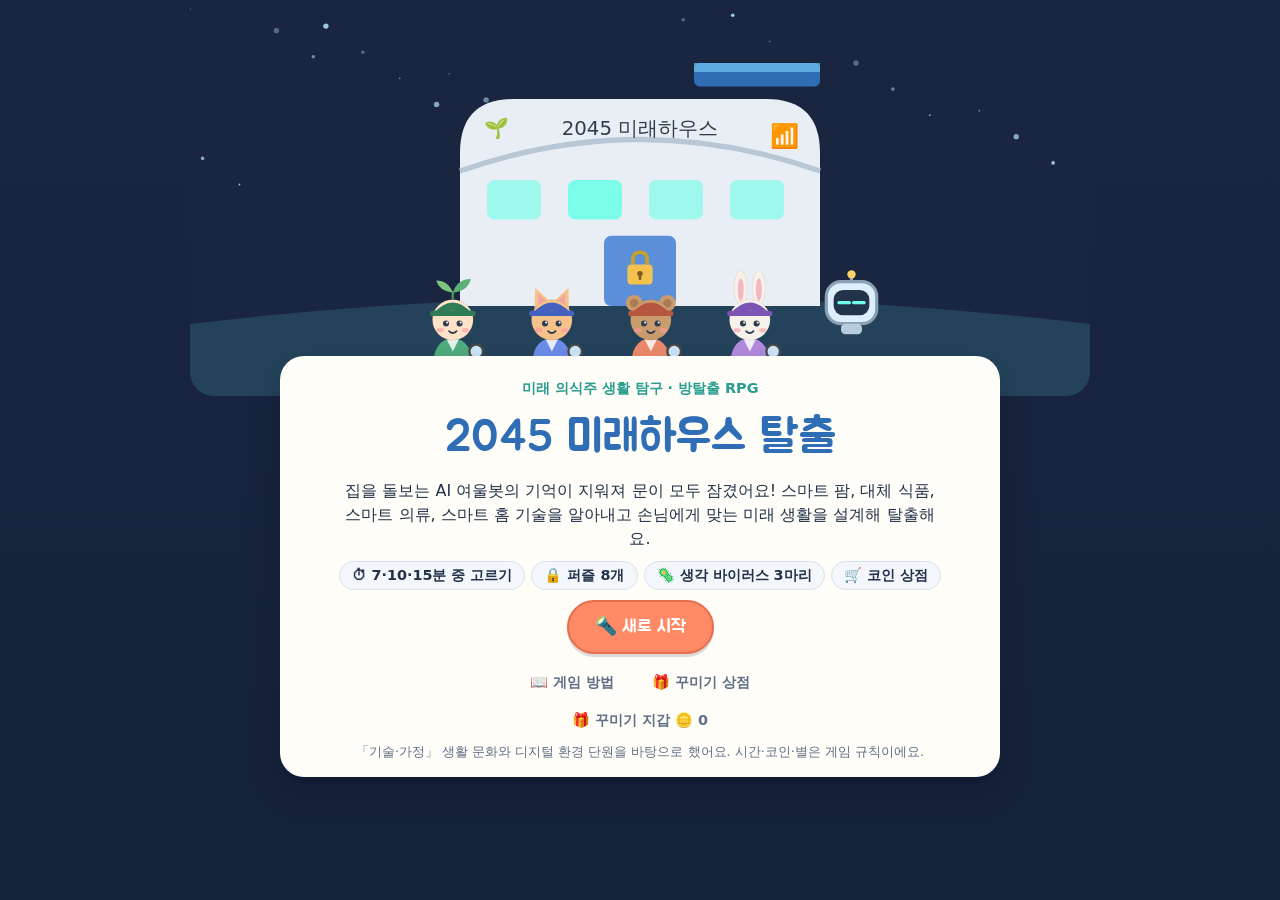
<file: escape/index.html>
<!doctype html>
<html lang="ko">
<head>
<meta charset="utf-8">
<meta name="viewport" content="width=device-width, initial-scale=1, viewport-fit=cover">
<title>2045 미래하우스 탈출</title>
<meta name="description" content="스마트 팜·대체 식품·스마트 의류·스마트 홈 기술로 미래 의식주 생활을 추리하는 방탈출 RPG">
<link rel="preconnect" href="https://fonts.googleapis.com">
<link rel="preconnect" href="https://fonts.gstatic.com" crossorigin>
<link href="https://fonts.googleapis.com/css2?family=Jua&display=swap" rel="stylesheet">
<link rel="stylesheet" href="style.css">
</head>
<body>

<!-- 처음 화면 -->
<section id="scrTitle" class="screen title-screen">
  <div class="title-art" id="titleArt"></div>
  <div class="title-card">
    <p class="kicker">미래 의식주 생활 탐구 · 방탈출 RPG</p>
    <h1>2045 미래하우스 탈출</h1>
    <p class="lead">집을 돌보는 AI 여울봇의 기억이 지워져 문이 모두 잠겼어요! 스마트 팜, 대체 식품, 스마트 의류, 스마트 홈 기술을 알아내고 손님에게 맞는 미래 생활을 설계해 탈출해요.</p>
    <ul class="title-facts"><li>⏱ 7·10·15분 중 고르기</li><li>🔒 퍼즐 8개</li><li>🦠 생각 바이러스 3마리</li><li>🛒 코인 상점</li></ul>
    <div class="row center">
      <button type="button" class="btn big primary" id="btnNew">🔦 새로 시작</button>
      <button type="button" class="btn big" id="btnContinue" hidden>▶ 이어 하기</button>
    </div>
    <div class="row center">
      <button type="button" class="btn small ghost" id="btnHow">📖 게임 방법</button>
      <button type="button" class="btn small ghost" id="btnTitleCloset">🎁 꾸미기 상점</button>
    </div>
    <p class="best" id="bestLine" hidden></p>
    <p class="wallet" id="walletLine"></p>
    <p class="src">「기술·가정」 생활 문화와 디지털 환경 단원을 바탕으로 했어요. 시간·코인·별은 게임 규칙이에요.</p>
  </div>
</section>

<!-- 탐험가 등록 -->
<section id="scrMake" class="screen make-screen" hidden>
  <div class="make-card">
    <h2>탐험가 등록</h2>
    <div class="make-grid">
      <div class="make-preview" id="makePreview"></div>
      <div class="make-form">
        <label class="field"><span>별명 (실명 말고 별명, 8자까지)</span><input id="inName" maxlength="8" autocomplete="off" placeholder="예: 미래탐험가"></label>
        <div class="field"><span>모습</span><div class="opts" id="optLook"></div></div>
        <div class="field"><span>미래 직업 (능력 하나)</span><div class="opts col" id="optJob"></div></div>
        <div class="field"><span>제한 시간</span><div class="opts" id="optMode"></div></div>
      </div>
    </div>
    <div class="row end"><button type="button" class="btn ghost" id="btnMakeBack">← 처음으로</button><button type="button" class="btn big primary" id="btnMakeGo">미래하우스로 들어가기 ▶</button></div>
  </div>
</section>

<!-- 게임 화면 -->
<section id="scrGame" class="screen game-screen" hidden>
  <header class="hud">
    <div class="hud-me"><span id="hudAvatar" class="hud-avatar"></span><div class="hud-who"><b id="hudName"></b><small id="hudLevel"></small><div class="xpbar"><i id="hudXp"></i></div></div></div>
    <div class="hud-timer" id="hudTimer"><span aria-hidden="true">⏱</span><b id="hudTime">10:00</b></div>
    <div class="hud-res">
      <span class="res" title="코인">🪙 <b id="hudCoins">0</b></span>
      <button type="button" class="res" id="btnHintHud" title="힌트 열쇠">💡 <b id="hudHints">0</b></button>
      <span class="res" title="AI 돋보기">🔍 <b id="hudLens">0</b></span>
      <span class="res" id="hudShieldWrap" title="실수 방패" hidden>🛡️ <b id="hudShield">0</b></span>
    </div>
    <div class="hud-btns">
      <button type="button" class="hud-btn shop" id="btnShop">🛒<span> 상점</span></button>
      <button type="button" class="hud-btn" id="btnNote">📒<span> 수첩</span> <b id="hudClues">0</b></button>
      <button type="button" class="hud-btn" id="btnMenu" aria-label="메뉴">☰</button>
    </div>
  </header>
  <div class="goal-row"><div class="goal" id="goalLine"></div><button type="button" class="btn small exit" id="btnExit" hidden>← 복도로</button></div>
  <div class="stage-wrap"><div class="stage" id="stage"></div></div>
  <div class="bot"><span class="bot-face" id="botFace"></span><p id="botText"></p></div>
  <nav class="minimap" id="minimap" aria-label="미래하우스 지도"></nav>
</section>

<!-- 결과 화면 -->
<section id="scrResult" class="screen result-screen" hidden><div class="result-card" id="resultBody"></div></section>

<!-- 창 -->
<div class="modal-back" id="modalBack" hidden>
  <div class="modal" id="modal" role="dialog" aria-modal="true" aria-labelledby="modalTitle">
    <header class="modal-head"><span id="modalIcon"></span><h3 id="modalTitle"></h3><button type="button" class="modal-x" id="modalX" aria-label="닫기">✕</button></header>
    <div class="modal-body" id="modalBody"></div>
  </div>
</div>
<div class="ask-back" id="askBack" hidden><div class="ask" role="alertdialog" aria-modal="true"><p id="askText"></p><div class="row end" id="askBtns"></div></div></div>
<div class="toasts" id="toasts" aria-live="polite"></div>
<div class="fx" id="fx" aria-hidden="true"></div>

<script src="js/data.js"></script>
<script src="js/engine.js"></script>
<script src="js/ui.js"></script>
<script src="js/art.js"></script>
<script src="js/puzzles.js"></script>
<script src="js/game.js"></script>
</body>
</html>
</file>
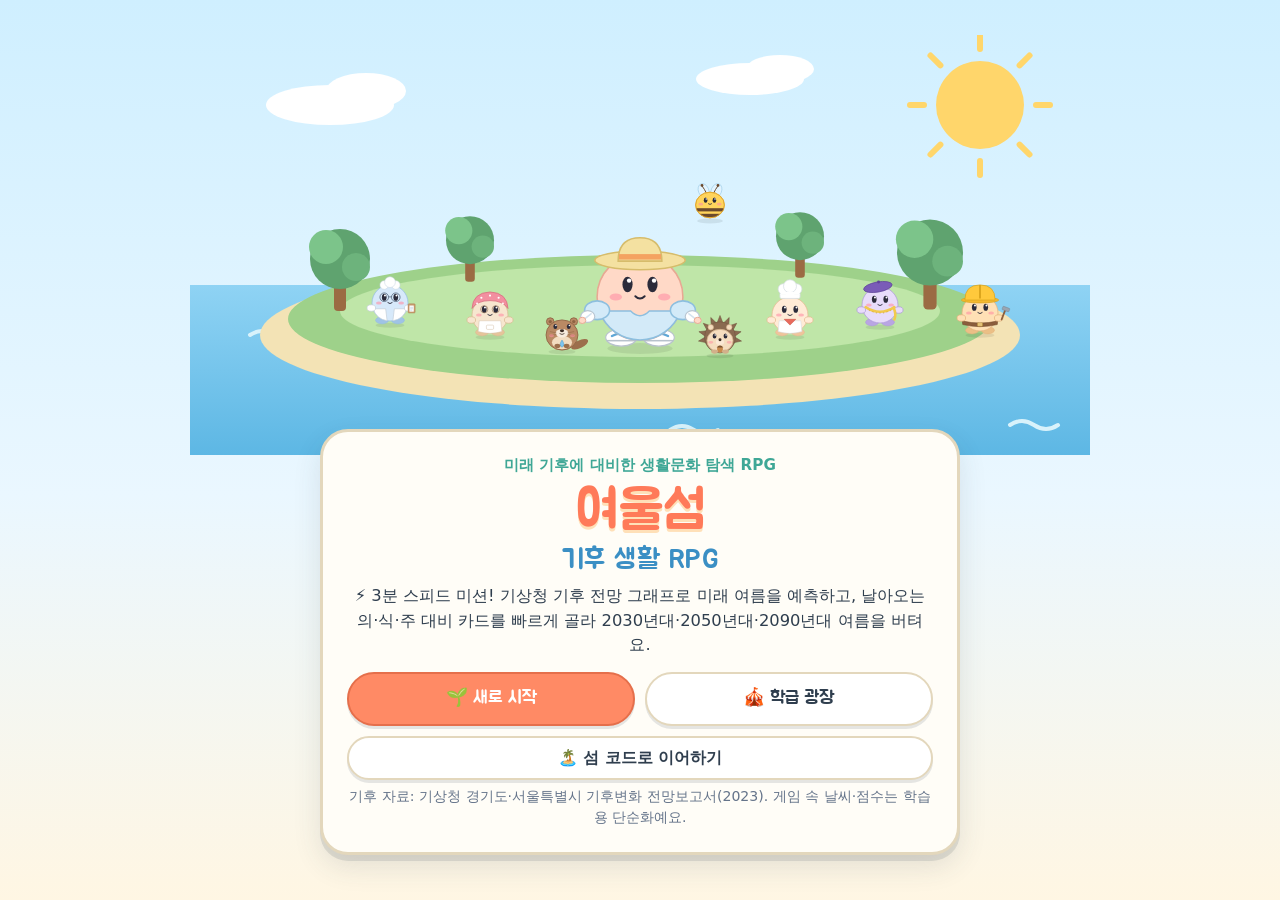
<file: test/index.html>
<!doctype html>
<html lang="ko">
<head>
<meta charset="utf-8">
<meta name="viewport" content="width=device-width, initial-scale=1, viewport-fit=cover">
<title>여울섬 기후 생활 RPG</title>
<meta name="description" content="미래 기후에 대비한 의식주를 준비하는 생활문화 탐색 RPG">
<link rel="preconnect" href="https://fonts.googleapis.com">
<link rel="preconnect" href="https://fonts.gstatic.com" crossorigin>
<link rel="stylesheet" href="https://fonts.googleapis.com/css2?family=Jua&display=swap">
<link rel="stylesheet" href="style.css">
</head>
<body>

<!-- 처음 화면 -->
<section id="screen-title" class="screen title-screen">
  <div class="title-art"><svg id="titleArt" viewBox="0 0 900 420" role="img" aria-label="여울섬 사람들과 동물 친구들"></svg></div>
  <div class="title-card">
    <p class="kicker">미래 기후에 대비한 생활문화 탐색 RPG</p>
    <h1 class="logo">여울섬 <span>기후 생활 RPG</span></h1>
    <p class="title-sub">⚡ 3분 스피드 미션! 기상청 기후 전망 그래프로 미래 여름을 예측하고, 날아오는 의·식·주 대비 카드를 빠르게 골라 2030년대·2050년대·2090년대 여름을 버텨요.</p>
    <div class="title-btns">
      <button type="button" id="btnContinue" class="btn primary big" hidden>▶ 이어하기</button>
      <button type="button" id="btnNew" class="btn big">🌱 새로 시작</button>
      <button type="button" id="btnTitlePlaza" class="btn big">🎪 학급 광장</button>
      <button type="button" id="btnRestore" class="btn">🏝️ 섬 코드로 이어하기</button>
    </div>
    <p class="hint">기후 자료: 기상청 경기도·서울특별시 기후변화 전망보고서(2023). 게임 속 날씨·점수는 학습용 단순화예요.</p>
  </div>
  <div id="restoreBox" class="modal" hidden>
    <div class="modal-box small-box" role="dialog" aria-modal="true" aria-labelledby="restoreTitle">
      <button type="button" class="x" id="restoreClose" aria-label="닫기">✕</button>
      <h3 id="restoreTitle">섬 코드로 이어하기</h3>
      <p class="hint">다른 기기에서 만든 내 섬 코드를 붙여 넣거나, 저장해 둔 .txt 파일을 골라요.</p>
      <textarea id="restoreInput" class="code-box" placeholder="YS1로 시작하는 섬 코드"></textarea>
      <div class="row"><button type="button" id="restoreGo" class="btn primary">불러오기</button><label class="btn file">파일 고르기<input type="file" id="restoreFile" accept=".txt,text/plain"></label></div>
      <p id="restoreMsg" class="hint" aria-live="polite"></p>
    </div>
  </div>
</section>

<!-- 캐릭터 만들기 -->
<section id="screen-create" class="screen create-screen" hidden>
  <div class="create-box">
    <h2>나의 새싹이 만들기</h2>
    <div class="create-grid">
      <div class="create-preview" id="createPreview"></div>
      <div class="create-form">
        <label class="og-label" for="nameInput">별명</label>
        <input id="nameInput" maxlength="8" autocomplete="off" placeholder="예: 새싹이">
        <p id="nameHint" class="hint">실명 대신 게임 속 별명을 써요. (8글자까지)</p>
        <span class="og-label">몸 색깔</span>
        <div id="colorPick" class="swatches"></div>
        <span class="og-label">함께할 동물 친구</span>
        <div id="petPick" class="pet-pick"></div>
        <div class="row end"><button type="button" id="createBack" class="btn">◀ 뒤로</button><button type="button" id="createGo" class="btn primary big">여울섬으로 출발!</button></div>
      </div>
    </div>
  </div>
</section>

<!-- 게임 -->
<section id="screen-game" class="screen game-screen" hidden>
  <header class="hud">
    <button type="button" id="hudQuest" class="hud-quest" aria-live="polite" aria-label="지금 할 일. 누르면 퀘스트 목록을 열어요.">
      <span class="hq-top"><small id="hudStage"></small><span id="hudSteps" class="hq-steps" aria-hidden="true"></span></span>
      <b id="hudQuestTitle"></b><span id="hudQuestStep" class="hq-step"></span>
    </button>
    <div id="hudTimer" class="hud-timer" role="timer" aria-live="off"><span aria-hidden="true">⏱</span><b id="hudTime">3:00</b><small id="hudTimerNote">남은 시간</small></div>
    <div class="hud-coins" title="여울 코인(게임 속 돈이에요)"><span aria-hidden="true">🪙</span><b id="hudCoinNum">0</b><small>코인</small></div>
  </header>
  <div class="world-wrap">
    <svg id="world" viewBox="0 0 1280 800" preserveAspectRatio="xMidYMid meet" role="application" aria-label="여울섬 마을. 땅을 누르면 걸어가요."></svg>
    <div id="minimap" class="minimap"></div>
    <div id="petBubble" class="pet-bubble" hidden></div>
    <p class="rotate-hint">화면을 가로로 돌리면 마을이 더 넓게 보여요.</p>
  </div>
  <nav class="dock" aria-label="게임 메뉴">
    <button type="button" id="btnQuests" class="dock-btn"><span>📜</span>퀘스트</button>
    <button type="button" id="btnShop" class="dock-btn"><span>🏪</span>상점</button>
    <button type="button" id="btnReady" class="dock-btn"><span>🧰</span>내 준비</button>
    <button type="button" id="btnRules" class="dock-btn"><span>📖</span>게임 방법</button>
    <button type="button" id="btnMenu" class="dock-btn"><span>☰</span>메뉴</button>
    <button type="button" id="btnSleep" class="dock-btn sleep"><span>☀️</span>여름 맞이하기</button>
  </nav>
  <div id="dialog" class="dialog" hidden>
    <div class="dlg-portrait" id="dlgPortrait"></div>
    <div class="dlg-main"><div class="dlg-name" id="dlgName"></div><p id="dlgText" aria-live="polite"></p><div id="dlgActions" class="dlg-actions"></div></div>
  </div>
  <div id="panel" class="panel-back" hidden>
    <div class="panel" role="dialog" aria-modal="true" aria-labelledby="panelTitle">
      <header class="panel-head"><span id="panelIcon" class="panel-icon"></span><h2 id="panelTitle"></h2><button type="button" id="panelClose" class="x" aria-label="닫기">✕</button></header>
      <div id="panelBody" class="panel-body"></div>
    </div>
  </div>
  <div id="speed" class="speed" hidden></div>
</section>

<!-- 학급 광장 -->
<section id="screen-plaza" class="screen plaza-screen" hidden>
  <header class="plaza-top">
    <button type="button" id="plazaBack" class="btn">◀ 돌아가기</button>
    <h2>🎪 학급 광장</h2>
    <span id="plazaCount" class="plaza-count"></span>
  </header>
  <div class="plaza-main">
    <div class="plaza-stage">
      <svg id="plazaSvg" viewBox="0 0 1000 620" preserveAspectRatio="xMidYMid meet" role="img" aria-label="친구들의 아바타가 모인 광장. 아바타를 누르면 섬을 구경해요."></svg>
      <div id="plazaEmpty" class="plaza-empty"><b>광장이 비어 있어요</b><span>오른쪽에 친구의 섬 코드를 붙여 넣어 초대해요.</span></div>
    </div>
    <aside class="plaza-side">
      <section id="liveBox" class="live-box" hidden>
        <h3>🛰️ 실시간 반 광장</h3>
        <div id="liveJoin">
          <label class="og-label" for="liveRoom">반 코드</label>
          <div class="live-row"><input id="liveRoom" maxlength="24" autocomplete="off" autocapitalize="off" spellcheck="false" placeholder="선생님이 알려 준 반 코드"><button type="button" id="liveGo" class="btn primary">들어가기</button></div>
        </div>
        <div id="liveOn" hidden>
          <p class="live-state"><i id="liveDot" class="live-dot"></i><b id="liveRoomName"></b><span id="liveState"></span></p>
          <div class="row"><button type="button" id="liveRetry" class="btn small primary" hidden>다시 연결</button><button type="button" id="liveLeave" class="btn small">반 광장에서 나가기</button></div>
        </div>
        <p id="liveMsg" class="hint" aria-live="polite"></p>
        <button type="button" id="liveUnhide" class="link" hidden></button>
        <p class="hint">같은 반 코드 친구들과 별명·옷·식탁·집만 나눠요. 실명이나 연락처는 올리지 않아요.</p>
      </section>
      <h3>섬 코드로 초대하기</h3>
      <textarea id="plazaInput" class="code-box" placeholder="친구의 섬 코드를 붙여 넣어요. 여러 개를 한꺼번에 넣어도 돼요."></textarea>
      <div class="row"><button type="button" id="plazaAdd" class="btn primary">광장에 초대하기</button><label class="btn file">파일 불러오기<input type="file" id="plazaFile" accept=".txt,text/plain" multiple></label></div>
      <p id="plazaMsg" class="hint" aria-live="polite"></p>
      <h3>광장 주민 <small>누르면 섬을 구경해요</small></h3>
      <ul id="plazaList" class="res-list"></ul>
      <div class="row"><button type="button" id="plazaCompare" class="btn">📊 우리 반 비교표</button><button type="button" id="plazaClear" class="btn danger small">모두 내보내기</button></div>
      <p class="hint">초대한 코드는 이 기기에만 저장돼요. 선생님이 학급 게시판에 코드를 모아 주면 한꺼번에 붙여 넣을 수 있어요.</p>
    </aside>
  </div>
  <div id="plazaCard" class="modal" hidden>
    <div class="modal-box" role="dialog" aria-modal="true" aria-label="친구 섬 구경">
      <button type="button" class="x" id="plazaCardClose" aria-label="닫기">✕</button>
      <div id="plazaCardBody"></div>
    </div>
  </div>
</section>

<div id="toasts" class="toasts" aria-live="polite"></div>

<script src="js/data.js"></script>
<script src="js/art.js"></script>
<script src="js/core.js"></script>
<script src="js/tailor.js"></script>
<script src="js/build.js"></script>
<script src="js/mission.js"></script>
<script src="js/shop.js"></script>
<script src="js/speed.js"></script>
<script src="js/plaza.js"></script>
<script src="js/live-config.js"></script>
<script src="js/live.js"></script>
<script src="js/main.js"></script>
</body>
</html>
</file>
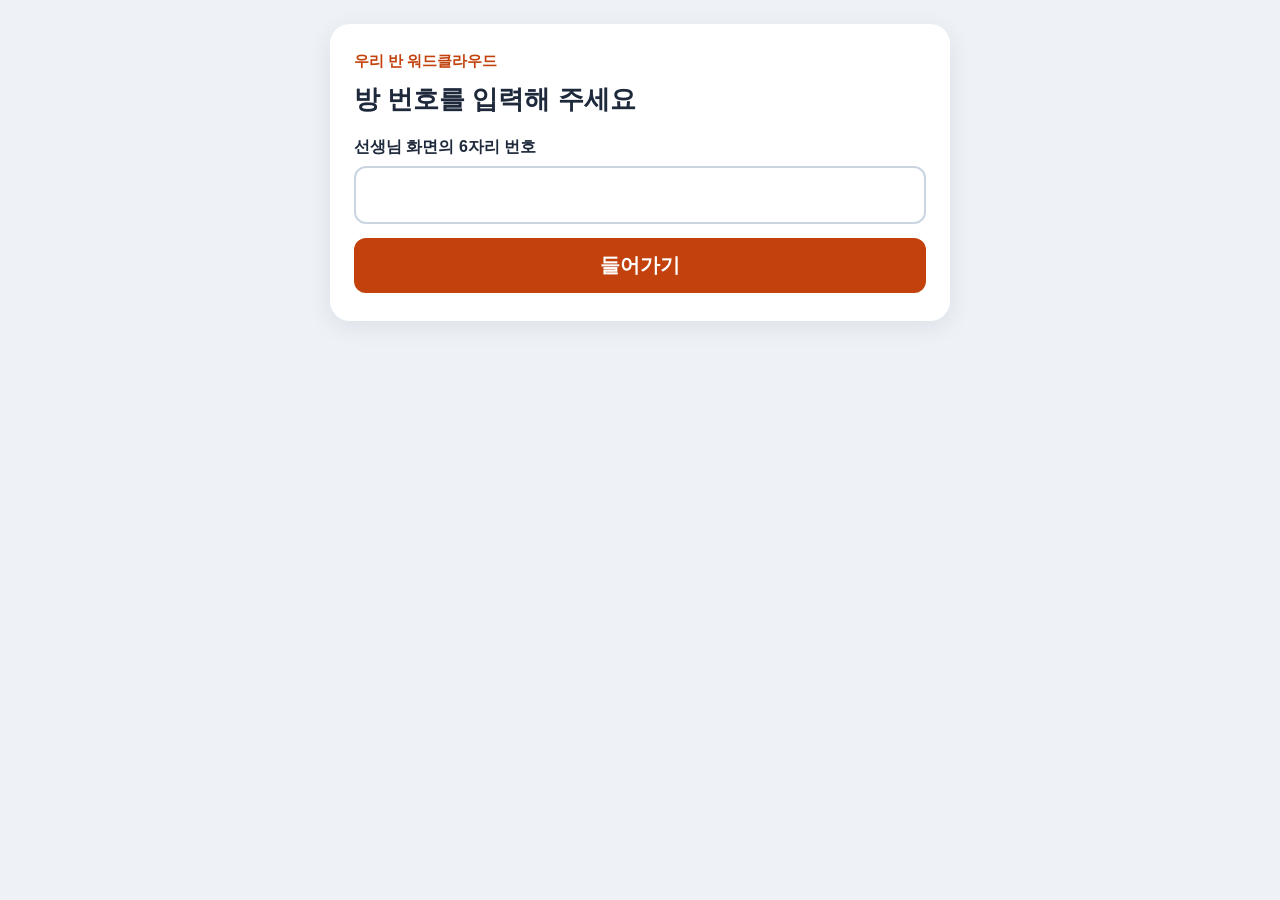
<file: wordcloud/index.html>
<!doctype html>
<html lang="ko">
<head>
<meta charset="utf-8">
<meta name="viewport" content="width=device-width,initial-scale=1">
<title>우리 반 워드클라우드</title>
<style>
  :root { --bg:#EEF2F7; --card:#fff; --ink:#1E293B; --sub:#5B6B7F; --main:#C2410C; --line:#CBD5E1; --ok:#166534; --bad:#B91C1C; }
  * { box-sizing:border-box; }
  body { margin:0; min-height:100vh; background:var(--bg); color:var(--ink); font-family:"Pretendard","Malgun Gothic","Apple SD Gothic Neo","Noto Sans KR",sans-serif; display:flex; align-items:flex-start; justify-content:center; padding:24px 16px; }
  main { width:100%; max-width:620px; background:var(--card); border-radius:20px; padding:28px 24px; box-shadow:0 6px 24px rgba(15,23,42,.08); }
  .eyebrow { margin:0 0 10px; color:var(--main); font-weight:700; font-size:15px; }
  h1 { margin:0 0 20px; font-size:26px; line-height:1.4; word-break:keep-all; }
  label { display:block; font-weight:700; margin-bottom:8px; }
  input { width:100%; font:inherit; font-size:22px; padding:14px 16px; border:2px solid var(--line); border-radius:12px; color:var(--ink); background:#fff; }
  input:focus { outline:none; border-color:var(--main); }
  .row { display:flex; justify-content:space-between; color:var(--sub); font-size:14px; margin-top:6px; }
  button { width:100%; margin-top:14px; font:inherit; font-size:20px; font-weight:700; padding:14px; color:#fff; background:var(--main); border:0; border-radius:12px; cursor:pointer; }
  button:disabled { opacity:.5; cursor:default; }
  .hint { margin:16px 0 0; color:var(--sub); font-size:15px; line-height:1.6; word-break:keep-all; }
  #msg { min-height:26px; margin:14px 0 0; font-weight:700; word-break:keep-all; }
  #msg.ok { color:var(--ok); } #msg.bad { color:var(--bad); }
  #mineWrap h2 { font-size:15px; margin:22px 0 8px; color:var(--sub); }
  #mine { list-style:none; margin:0; padding:0; display:flex; flex-wrap:wrap; gap:8px; }
  #mine li { background:#FFEDD5; color:#7C2D12; padding:6px 12px; border-radius:999px; font-size:16px; }
</style>
</head>
<body>
<main>
  <p class="eyebrow">우리 반 워드클라우드</p>

  <section id="join" hidden>
    <h1>방 번호를 입력해 주세요</h1>
    <form id="joinForm">
      <label for="code">선생님 화면의 6자리 번호</label>
      <input id="code" inputmode="numeric" maxlength="6" autocomplete="off">
      <button>들어가기</button>
    </form>
  </section>

  <section id="write" hidden>
    <h1 id="q">질문을 불러오는 중이에요</h1>
    <form id="writeForm">
      <label for="text">나의 생각</label>
      <input id="text" maxlength="20" autocomplete="off" enterkeyhint="send">
      <div class="row"><span id="left">5개까지 보낼 수 있어요</span><span id="count">0 / 20</span></div>
      <button id="send">보내기</button>
    </form>
    <p id="msg" role="status" aria-live="polite"></p>
    <p class="hint">이름이나 연락처는 쓰지 말아요. 같은 생각을 쓴 친구가 많을수록 화면에서 글자가 커져요.</p>
    <div id="mineWrap" hidden><h2>내가 보낸 생각</h2><ul id="mine"></ul></div>
  </section>
</main>

<script src="config.js"></script>
<script>
  const $ = (id) => document.getElementById(id);
  const MESSAGES = {
    room: '방 번호를 찾을 수 없어요. 선생님 화면의 번호를 확인해 주세요.',
    closed: '지금은 입력이 닫혀 있어요.',
    length: '1~20자로 적어 주세요.',
    personal: '연락처나 인터넷 주소는 쓰지 말아 주세요.',
    filtered: '다른 표현으로 바꿔 볼까요?',
    limit: '생각은 5개까지 보낼 수 있어요.',
    fast: '잠깐만요, 2초 뒤에 다시 보내 주세요.',
    duplicate: '이미 보낸 생각이에요.',
    full: '이번 활동은 입력이 가득 찼어요.',
  };

  function deviceId() {
    const make = () => ([1e7] + -1e3 + -4e3 + -8e3 + -1e11).replace(/[018]/g, (c) => (c ^ crypto.getRandomValues(new Uint8Array(1))[0] & 15 >> c / 4).toString(16));
    try {
      let id = localStorage.getItem('wc_device');
      if (!id) { id = make(); localStorage.setItem('wc_device', id); }
      return id;
    } catch (e) { return make(); }
  }
  const device = deviceId();
  let room = new URLSearchParams(location.search).get('r') || '';

  function say(text, kind) { $('msg').textContent = text; $('msg').className = kind || ''; }

  function showJoin(note) {
    $('write').hidden = true; $('join').hidden = false;
    if (note) $('code').value = '';
  }

  let isOpen = true;
  async function refreshRoom() {
    try {
      const r = await wcRpc('wc_room', { p_code: room });
      if (!r) { showJoin(true); return false; }
      $('q').textContent = r.question;
      isOpen = r.is_open;
      $('send').disabled = !isOpen;
      if (!isOpen) say(MESSAGES.closed, 'bad');
      else if ($('msg').textContent === MESSAGES.closed) say('');
      return true;
    } catch (e) { return true; }
  }

  async function enter() {
    $('join').hidden = true; $('write').hidden = false;
    if (await refreshRoom()) { $('text').focus(); setInterval(refreshRoom, 8000); }
  }

  $('joinForm').addEventListener('submit', (e) => {
    e.preventDefault();
    room = $('code').value.replace(/\D/g, '');
    if (room.length === 6) { history.replaceState(null, '', `?r=${room}`); enter(); }
  });

  $('text').addEventListener('input', () => { $('count').textContent = `${$('text').value.length} / 20`; });

  $('writeForm').addEventListener('submit', async (e) => {
    e.preventDefault();
    const text = $('text').value.trim();
    if (!text) { say(MESSAGES.length, 'bad'); return; }
    $('send').disabled = true;
    try {
      const r = await wcRpc('wc_submit', { p_code: room, p_device: device, p_text: text });
      if (r.ok) {
        say('보냈어요! 화면을 확인해 보세요.', 'ok');
        const li = document.createElement('li'); li.textContent = text;
        $('mine').append(li); $('mineWrap').hidden = false;
        $('text').value = ''; $('count').textContent = '0 / 20';
        $('left').textContent = r.remaining > 0 ? `${r.remaining}개 더 보낼 수 있어요` : '5개를 모두 보냈어요';
      } else {
        say(MESSAGES[r.reason] || '다시 시도해 주세요.', 'bad');
        if (r.reason === 'room') showJoin(true);
      }
    } catch (err) {
      say('연결이 불안정해요. 다시 눌러 주세요.', 'bad');
    }
    setTimeout(() => { $('send').disabled = !isOpen; }, 1200);
  });

  if (/^\d{6}$/.test(room)) enter(); else showJoin();
</script>
</body>
</html>
</file>
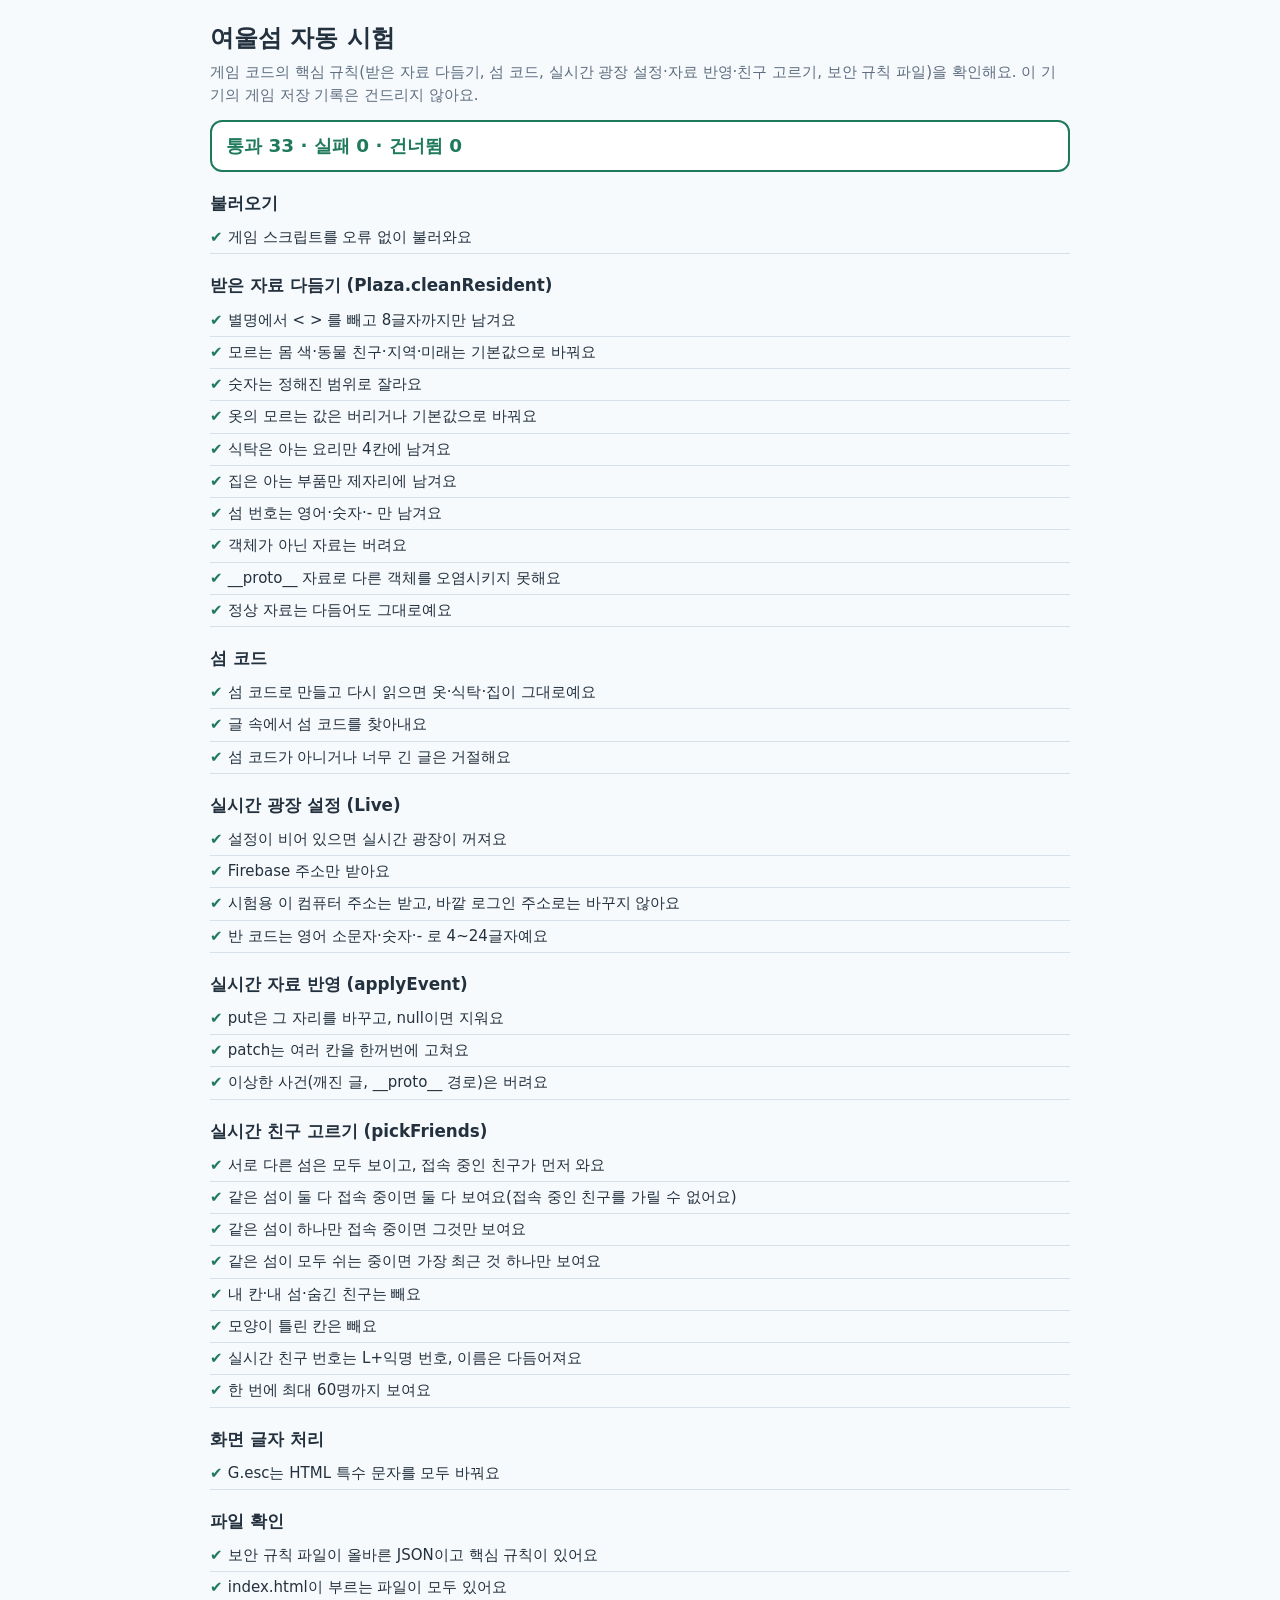
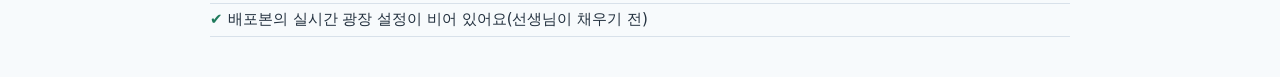
<file: tests/test.html>
<!doctype html>
<html lang="ko">
<head>
<meta charset="utf-8">
<meta name="viewport" content="width=device-width, initial-scale=1">
<title>여울섬 자동 시험</title>
<style>
  :root { --bg: #F7FAFC; --ink: #23313F; --muted: #5E6E80; --ok: #1F7A5C; --bad: #B4233C; --line: #D8E1EA; }
  body { margin: 0; background: var(--bg); color: var(--ink); font: 15px/1.55 'Malgun Gothic', 'Apple SD Gothic Neo', system-ui, sans-serif; }
  main { max-width: 860px; margin: 0 auto; padding: 20px 16px 40px; }
  h1 { font-size: 1.5rem; margin: 0 0 4px; }
  p { margin: 4px 0 12px; color: var(--muted); }
  #summary { font-size: 1.15rem; font-weight: 800; padding: 10px 14px; border-radius: 12px; background: #FFFFFF; border: 2px solid var(--line); }
  #summary.ok { border-color: var(--ok); color: var(--ok); }
  #summary.bad { border-color: var(--bad); color: var(--bad); }
  h2 { font-size: 1.05rem; margin: 18px 0 6px; }
  ul { list-style: none; margin: 0; padding: 0; }
  li { padding: 4px 0; border-bottom: 1px solid var(--line); }
  li.ok::before { content: '✔ '; color: var(--ok); font-weight: 800; }
  li.bad::before { content: '✘ '; color: var(--bad); font-weight: 800; }
  li.skip::before { content: '– '; color: var(--muted); font-weight: 800; }
  li small { display: block; color: var(--bad); white-space: pre-wrap; word-break: break-all; }
  li.skip small { color: var(--muted); }
</style>
</head>
<body>
<main>
  <h1>여울섬 자동 시험</h1>
  <p>게임 코드의 핵심 규칙(받은 자료 다듬기, 섬 코드, 실시간 광장 설정·자료 반영·친구 고르기, 보안 규칙 파일)을 확인해요. 이 기기의 게임 저장 기록은 건드리지 않아요.</p>
  <div id="summary" data-done="0">시험하는 중…</div>
  <div id="out"></div>
</main>
<script>
  // 게임 스크립트를 불러오다 생긴 오류를 모아요
  window.__loadErrors = [];
  window.addEventListener('error', e => { window.__loadErrors.push(String(e.message || e)); });
</script>
<script src="../js/data.js"></script>
<script src="../js/art.js"></script>
<script src="../js/core.js"></script>
<script src="../js/farm.js"></script>
<script src="../js/kitchen.js"></script>
<script src="../js/tailor.js"></script>
<script src="../js/build.js"></script>
<script src="../js/plaza.js"></script>
<script src="../js/live-config.js"></script>
<script src="../js/live.js"></script>
<script src="tests.js"></script>
</body>
</html>
</file>
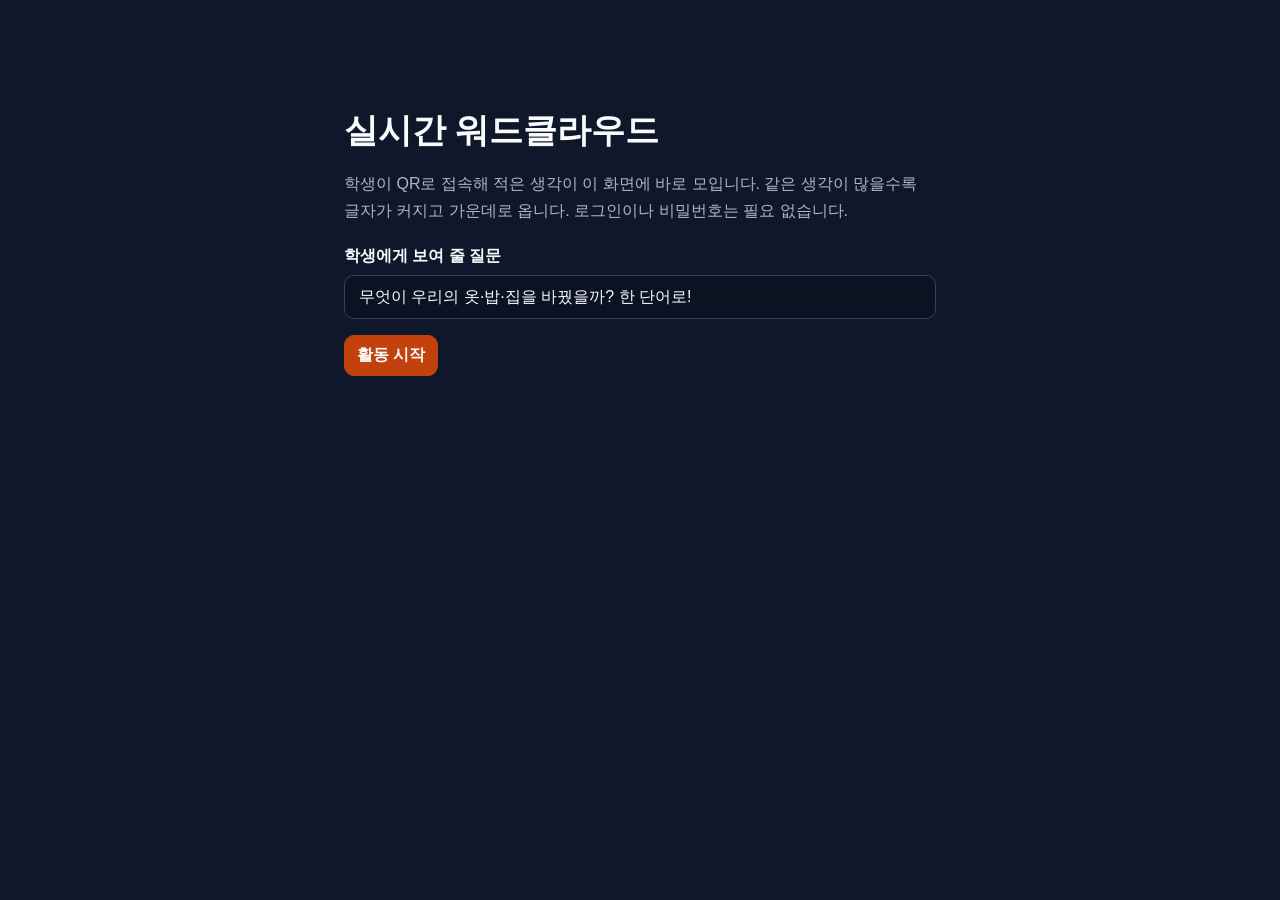
<file: wordcloud/teacher.html>
<!doctype html>
<html lang="ko">
<head>
<meta charset="utf-8">
<meta name="viewport" content="width=device-width,initial-scale=1">
<title>워드클라우드 교사 화면</title>
<style>
  :root { --bg:#0F172A; --panel:#1E293B; --line:#334155; --ink:#F8FAFC; --sub:#AAB7C8; --main:#FB923C; }
  * { box-sizing:border-box; }
  [hidden] { display:none !important; }
  html, body { height:100%; margin:0; }
  body { background:var(--bg); color:var(--ink); font-family:"Pretendard","Malgun Gothic","Apple SD Gothic Neo","Noto Sans KR",sans-serif; }
  button { font:inherit; color:var(--ink); background:var(--panel); border:1px solid var(--line); border-radius:10px; padding:9px 12px; cursor:pointer; }
  button:hover { border-color:var(--main); }
  button.main { background:#C2410C; border-color:#C2410C; font-weight:700; }
  input { font:inherit; width:100%; padding:12px 14px; border-radius:10px; border:1px solid var(--line); background:#0B1222; color:var(--ink); }

  #start { max-width:640px; margin:0 auto; padding:12vh 24px; }
  #start h1 { font-size:34px; margin:0 0 10px; }
  #start p { color:var(--sub); line-height:1.7; word-break:keep-all; }
  #start label { display:block; font-weight:700; margin:22px 0 8px; }
  #start .btns { display:flex; gap:10px; margin-top:16px; flex-wrap:wrap; }

  #live { height:100%; display:grid; grid-template-columns:1fr 268px; grid-template-rows:auto 1fr; }
  #live.noDock { grid-template-columns:1fr; }
  #live.noDock #dock { display:none; }
  #question { grid-column:1; padding:18px 28px 6px; font-size:clamp(20px,2.4vw,32px); font-weight:800; word-break:keep-all; }
  #stage { grid-column:1; position:relative; overflow:hidden; min-height:0; }
  #dock { grid-column:2; grid-row:1 / span 2; background:var(--panel); border-left:1px solid var(--line); padding:16px; display:flex; flex-direction:column; gap:10px; overflow:auto; }
  #qr { background:#fff; border-radius:12px; padding:10px; line-height:0; }
  #qr svg { width:100%; height:auto; display:block; }
  #roomCode { text-align:center; font-size:26px; font-weight:800; letter-spacing:.08em; }
  #stats { text-align:center; color:var(--sub); font-size:15px; }
  #net { text-align:center; color:#FCA5A5; font-size:13px; min-height:18px; }
  #dock .tools { display:grid; grid-template-columns:1fr 1fr; gap:8px; margin-top:auto; }
  #dock .tools button { font-size:14px; padding:8px 6px; }
  #showDock { position:absolute; right:12px; top:12px; display:none; font-size:14px; opacity:.75; }
  #live.noDock #showDock { display:block; }

  .word { position:absolute; left:50%; top:50%; transform:translate(-50%,-50%); white-space:nowrap; font-weight:800; line-height:1.1; transition:left .7s ease, top .7s ease, font-size .7s ease, opacity .5s ease; }
  .word.new { opacity:0; }
  #empty { position:absolute; inset:0; display:flex; align-items:center; justify-content:center; color:var(--sub); font-size:clamp(20px,2.6vw,34px); text-align:center; padding:24px; word-break:keep-all; }

  #manage { position:fixed; inset:0; background:rgba(2,6,23,.6); display:none; align-items:center; justify-content:center; padding:20px; z-index:10; }
  #manage.on { display:flex; }
  #manageBox { width:min(620px,100%); max-height:82vh; overflow:auto; background:var(--panel); border-radius:14px; padding:20px; }
  #manageBox h2 { margin:0 0 4px; font-size:22px; }
  #manageBox h3 { margin:20px 0 8px; font-size:16px; color:var(--sub); }
  .line { display:flex; align-items:center; gap:10px; padding:8px 0; border-bottom:1px solid var(--line); }
  .line span { flex:1; word-break:break-all; }
  .line b { color:var(--main); min-width:34px; text-align:right; }
  button.danger { background:#B91C1C; border-color:#B91C1C; font-weight:700; }
  #ask { position:fixed; inset:0; background:rgba(2,6,23,.72); display:none; align-items:center; justify-content:center; padding:20px; z-index:20; }
  #ask.on { display:flex; }
  #askBox { width:min(480px,100%); background:var(--panel); border:1px solid var(--line); border-radius:14px; padding:22px; }
  #askBox h2 { margin:0 0 8px; font-size:21px; word-break:keep-all; }
  #askBox p { margin:0 0 14px; color:var(--sub); line-height:1.6; word-break:keep-all; }
  #askBox .btns { display:flex; justify-content:flex-end; gap:10px; margin-top:16px; }
  #toast { position:fixed; left:50%; bottom:24px; transform:translateX(-50%); max-width:min(560px,90vw); background:#F8FAFC; color:#0F172A; font-weight:700; padding:12px 18px; border-radius:10px; z-index:30; display:none; word-break:keep-all; text-align:center; }
  #toast.on { display:block; }
  @media (max-width:860px) { #live { grid-template-columns:1fr; grid-template-rows:auto 1fr auto; } #dock { grid-column:1; grid-row:3; border-left:0; border-top:1px solid var(--line); flex-direction:row; flex-wrap:wrap; align-items:center; } #qr { width:120px; } #dock .tools { margin-top:0; flex:1; } }
</style>
</head>
<body>

<section id="start" hidden>
  <h1>실시간 워드클라우드</h1>
  <p>학생이 QR로 접속해 적은 생각이 이 화면에 바로 모입니다. 같은 생각이 많을수록 글자가 커지고 가운데로 옵니다. 로그인이나 비밀번호는 필요 없습니다.</p>
  <label for="newQ">학생에게 보여 줄 질문</label>
  <input id="newQ" maxlength="80" value="무엇이 우리의 옷·밥·집을 바꿨을까? 한 단어로!">
  <div class="btns">
    <button class="main" id="create">활동 시작</button>
    <button id="resume" hidden>이전 활동 이어서</button>
  </div>
  <p id="startMsg" role="status"></p>
</section>

<section id="live" hidden>
  <div id="question"></div>
  <div id="stage">
    <div id="empty">학생들의 생각을 기다리고 있어요</div>
    <button id="showDock">QR·메뉴 보기</button>
  </div>
  <aside id="dock">
    <div id="qr" aria-label="학생 접속 QR 코드"></div>
    <div id="roomCode"></div>
    <div id="stats" aria-live="polite">참여 0명 · 의견 0개</div>
    <div id="net" role="status"></div>
    <div class="tools">
      <button id="toggleOpen">입력 잠그기</button>
      <button id="openManage">의견 관리</button>
      <button id="editQ">질문 바꾸기</button>
      <button id="clear">전체 지우기</button>
      <button id="full">전체 화면</button>
      <button id="hideDock">QR 숨기기</button>
      <button id="finish" style="grid-column:1 / span 2">활동 끝내기(기록 삭제)</button>
    </div>
  </aside>
</section>

<div id="manage" role="dialog" aria-modal="true" aria-label="의견 관리">
  <div id="manageBox">
    <h2>의견 관리</h2>
    <h3>화면에 보이는 의견</h3><div id="shownList"></div>
    <h3>숨긴 의견</h3><div id="hiddenList"></div>
    <div style="margin-top:16px"><button id="closeManage">닫기</button></div>
  </div>
</div>

<div id="ask" role="alertdialog" aria-modal="true" aria-labelledby="askTitle" aria-describedby="askBody">
  <div id="askBox">
    <h2 id="askTitle"></h2>
    <p id="askBody"></p>
    <input id="askInput" maxlength="80" aria-label="새 질문" hidden>
    <div class="btns"><button id="askCancel">취소</button><button id="askOk"></button></div>
  </div>
</div>
<div id="toast" role="status" aria-live="polite"></div>

<script src="config.js"></script>
<script src="qrcode.js"></script>
<script>
  const $ = (id) => document.getElementById(id);
  const RAINBOW = ['#FF5C5C', '#FF9A3D', '#FFE14A', '#4ADE80', '#38BDF8', '#818CF8', '#D67BFF'];
  const FONT = '"Pretendard","Malgun Gothic","Apple SD Gothic Neo","Noto Sans KR",sans-serif';
  const STORE = 'wc_teacher';

  let session = null;   // { code, secret }
  let last = null;      // 마지막 집계
  let lastSig = '';
  let timer = null;
  const colorOf = new Map();
  const spans = new Map();
  const measure = document.createElement('canvas').getContext('2d');

  const load = () => { try { return JSON.parse(localStorage.getItem(STORE)); } catch (e) { return null; } };
  const save = (v) => { try { v ? localStorage.setItem(STORE, JSON.stringify(v)) : localStorage.removeItem(STORE); } catch (e) { /* 저장 불가: 새로고침 전까지만 유지 */ } };

  function assignColors(items) {
    [...items].sort((a, b) => a.f - b.f).forEach((it) => {
      if (!colorOf.has(it.k)) colorOf.set(it.k, colorOf.size % RAINBOW.length);
    });
  }

  // 큰 글자부터 가운데에서 나선형으로 빈자리를 찾는다.
  function place(items, W, H, scale) {
    const max = items[0].n;
    const base = Math.min(W, H);
    const big = Math.min(Math.max(base * 0.24, 54), 190) * scale;
    const small = Math.min(Math.max(base * 0.06, 24), 46) * scale;
    const boxes = [], out = [];
    const hit = (b) => boxes.some((o) => b.x < o.x + o.w && b.x + b.w > o.x && b.y < o.y + o.h && b.y + b.h > o.y);
    for (const it of items) {
      let size = max === 1 ? small * 1.5 : small + (big - small) * Math.sqrt((it.n - 1) / (max - 1));
      measure.font = `800 ${size}px ${FONT}`;
      let w = measure.measureText(it.t).width;
      if (w > W * 0.92) { size *= (W * 0.92) / w; w = W * 0.92; }
      const h = size * 1.12, pad = Math.max(6, size * 0.1);
      let done = false;
      for (let t = 0; t < 900 && !done; t += 0.22) {
        const r = t * Math.max(5, base * 0.012);
        const cx = W / 2 + r * Math.cos(t) * (W / H > 1 ? Math.min(W / H, 2) : 1);
        const cy = H / 2 + r * Math.sin(t);
        const b = { x: cx - w / 2 - pad, y: cy - h / 2 - pad, w: w + pad * 2, h: h + pad * 2 };
        if (b.x < 0 || b.y < 0 || b.x + b.w > W || b.y + b.h > H || hit(b)) continue;
        boxes.push(b); out.push({ it, x: cx, y: cy, size }); done = true;
      }
      if (!done) return null;
    }
    return out;
  }

  function draw() {
    const items = last ? last.items : [];
    $('empty').hidden = items.length > 0;
    $('empty').style.display = items.length ? 'none' : 'flex';
    const stage = $('stage'), W = stage.clientWidth, H = stage.clientHeight;
    if (!W || !H) return;
    assignColors(items);
    let spots = [];
    if (items.length) {
      for (const s of [1, .9, .8, .7, .6, .5, .42, .35, .28, .22]) { spots = place(items, W, H, s); if (spots) break; }
      spots = spots || [];
    }
    const keep = new Set();
    for (const { it, x, y, size } of spots) {
      keep.add(it.k);
      let el = spans.get(it.k);
      const fresh = !el;
      if (fresh) {
        el = document.createElement('div'); el.className = 'word new';
        el.style.color = RAINBOW[colorOf.get(it.k)];
        el.style.left = `${x}px`; el.style.top = `${y}px`; el.style.fontSize = `${size * 0.7}px`;
        stage.append(el); spans.set(it.k, el);
        el.getBoundingClientRect();
      }
      el.textContent = it.t;
      el.title = `${it.n}명`;
      el.classList.remove('new');
      el.style.left = `${x}px`; el.style.top = `${y}px`; el.style.fontSize = `${size}px`;
      el.style.zIndex = String(it.n);
    }
    for (const [k, el] of spans) {
      if (!keep.has(k)) { el.classList.add('new'); setTimeout(() => el.remove(), 500); spans.delete(k); }
    }
  }

  async function poll() {
    if (!session) return;
    try {
      const d = await wcRpc('wc_list', { p_code: session.code });
      $('net').textContent = '';
      if (!d) { save(null); location.replace(location.pathname); return; }
      last = d;
      $('question').textContent = d.question;
      $('stats').textContent = `참여 ${d.participants}명 · 의견 ${d.total}개`;
      $('toggleOpen').textContent = d.is_open ? '입력 잠그기' : '입력 열기';
      const sig = JSON.stringify(d.items.map((i) => [i.k, i.n, i.t]));
      if (sig !== lastSig) { lastSig = sig; draw(); if ($('manage').classList.contains('on')) renderManage(); }
    } catch (e) {
      $('net').textContent = '연결 확인 중…';
    }
  }

  function goLive() {
    $('start').hidden = true; $('live').hidden = false;
    const url = new URL(`index.html?r=${session.code}`, location.href).href;
    const qr = qrcode(0, 'M'); qr.addData(url); qr.make();
    $('qr').innerHTML = qr.createSvgTag({ cellSize: 4, margin: 2, scalable: true });
    $('roomCode').textContent = session.code.replace(/(\d{3})(\d{3})/, '$1 $2');
    poll(); clearInterval(timer); timer = setInterval(poll, 1500);
  }

  async function createRoom() {
    const q = $('newQ').value.trim();
    if (!q) { $('startMsg').textContent = '질문을 적어 주세요.'; return; }
    $('create').disabled = true;
    try {
      const r = await wcRpc('wc_create_room', { p_question: q });
      if (!r.ok) { $('startMsg').textContent = '지금은 활동을 만들 수 없어요. 잠시 뒤 다시 눌러 주세요.'; return; }
      session = { code: r.code, secret: r.secret }; save(session); goLive();
    } catch (e) {
      $('startMsg').textContent = '서버에 연결하지 못했어요. 인터넷 연결을 확인해 주세요.';
    } finally { $('create').disabled = false; }
  }

  let toastTimer = null;
  function toast(text) {
    $('toast').textContent = text; $('toast').classList.add('on');
    clearTimeout(toastTimer); toastTimer = setTimeout(() => $('toast').classList.remove('on'), 4500);
  }

  // 일부 브라우저 창은 confirm·prompt를 띄우지 않고 바로 취소하므로 페이지 안에서 직접 묻는다.
  function ask({ title, body = '', ok, danger = false, value = null }) {
    return new Promise((resolve) => {
      const input = $('askInput');
      $('askTitle').textContent = title; $('askBody').textContent = body; $('askOk').textContent = ok;
      $('askOk').className = danger ? 'danger' : 'main';
      input.hidden = value === null; input.value = value ?? '';
      const done = (v) => { $('ask').classList.remove('on'); document.removeEventListener('keydown', key); resolve(v); };
      const key = (e) => {
        if (e.key === 'Escape') done(null);
        if (e.key === 'Enter' && value !== null && !e.isComposing) done(input.value);
      };
      $('askOk').onclick = () => done(value === null ? true : input.value);
      $('askCancel').onclick = () => done(null);
      document.addEventListener('keydown', key);
      $('ask').classList.add('on');
      (value === null ? $('askCancel') : input).focus();
    });
  }

  // 교사 기능 호출. 서버가 거절하거나 연결이 끊기면 이유를 화면에 알린다.
  async function act(name, body = {}) {
    try {
      if (await wcRpc(name, { p_code: session.code, p_secret: session.secret, ...body })) return true;
      toast('이 화면에는 관리 권한이 없어요. 교사 전용 바로가기나 활동을 처음 만든 브라우저에서 열어 주세요.');
    } catch (e) {
      toast('연결이 불안정해요. 잠시 뒤 다시 눌러 주세요.');
    }
    return false;
  }

  async function renderManage() {
    const rows = (list, label, hide) => {
      const box = document.createElement('div');
      if (!list.length) { box.textContent = '없음'; box.style.color = 'var(--sub)'; return box; }
      list.forEach((it) => {
        const line = document.createElement('div'); line.className = 'line';
        const t = document.createElement('span'); t.textContent = it.t;
        const n = document.createElement('b'); n.textContent = `${it.n}명`;
        const b = document.createElement('button'); b.textContent = label;
        b.onclick = async () => {
          if (await act('wc_set_hidden', { p_key: it.k, p_hidden: hide })) { await poll(); renderManage(); }
        };
        line.append(t, n, b); box.append(line);
      });
      return box;
    };
    const hidden = (await wcRpc('wc_hidden', { p_code: session.code, p_secret: session.secret })) || [];
    $('shownList').replaceChildren(rows(last ? last.items : [], '숨기기', true));
    $('hiddenList').replaceChildren(rows(hidden, '되돌리기', false));
  }

  $('create').onclick = createRoom;
  $('resume').onclick = () => { session = load(); goLive(); };
  $('openManage').onclick = () => { $('manage').classList.add('on'); renderManage(); };
  $('closeManage').onclick = () => $('manage').classList.remove('on');
  $('toggleOpen').onclick = async () => {
    if (await act('wc_set_room', { p_question: last.question, p_open: !last.is_open })) poll();
  };
  $('editQ').onclick = async () => {
    const q = await ask({ title: '질문 바꾸기', body: '학생 화면의 질문도 함께 바뀝니다.', ok: '바꾸기', value: last ? last.question : '' });
    if (q && q.trim() && await act('wc_set_room', { p_question: q.trim(), p_open: last.is_open })) { poll(); toast('질문을 바꿨어요.'); }
  };
  $('clear').onclick = async () => {
    const yes = await ask({ title: '의견을 모두 지울까요?', body: '지금까지 모인 의견이 삭제되고 되돌릴 수 없습니다. 활동과 QR은 그대로 쓸 수 있습니다.', ok: '전체 지우기', danger: true });
    if (yes && await act('wc_clear')) { colorOf.clear(); poll(); toast('의견을 모두 지웠어요.'); }
  };
  $('finish').onclick = async () => {
    const fixed = last && last.is_fixed;
    const body = fixed
      ? '모인 의견이 서버에서 모두 삭제되고 되돌릴 수 없습니다. PPT의 QR은 다음 수업에도 그대로 쓸 수 있습니다.'
      : '이 활동의 질문과 의견이 서버에서 모두 삭제되고 되돌릴 수 없습니다. QR도 더 이상 쓸 수 없습니다.';
    const yes = await ask({ title: '활동을 끝낼까요?', body, ok: '끝내고 삭제', danger: true });
    if (!yes || !await act('wc_delete_room')) return;
    if (fixed) { colorOf.clear(); poll(); toast('의견을 모두 지웠어요. QR은 다음 수업에도 쓸 수 있어요.'); }
    else { save(null); location.reload(); }
  };
  $('full').onclick = () => (document.fullscreenElement ? document.exitFullscreen() : document.documentElement.requestFullscreen());
  $('hideDock').onclick = () => { $('live').classList.add('noDock'); requestAnimationFrame(draw); };
  $('showDock').onclick = () => { $('live').classList.remove('noDock'); requestAnimationFrame(draw); };
  new ResizeObserver(() => draw()).observe($('stage'));

  // PPT의 교사 링크(teacher.html?r=방번호#k=관리코드)로 열면 그 방으로 바로 들어간다. 관리 코드는 주소창에 남기지 않는다.
  const saved = load();
  const linkCode = new URLSearchParams(location.search).get('r');
  const linkKey = new URLSearchParams(location.hash.slice(1)).get('k');
  if (linkCode && linkKey) {
    session = { code: linkCode, secret: linkKey }; save(session);
    history.replaceState(null, '', location.search);
    goLive();
  } else if (linkCode) {
    session = saved && saved.code === linkCode ? saved : { code: linkCode, secret: '' }; goLive();  // 관리 코드가 없으면 보기만 된다
  } else {
    if (saved && saved.code) $('resume').hidden = false;
    $('start').hidden = false;
  }
</script>
</body>
</html>
</file>
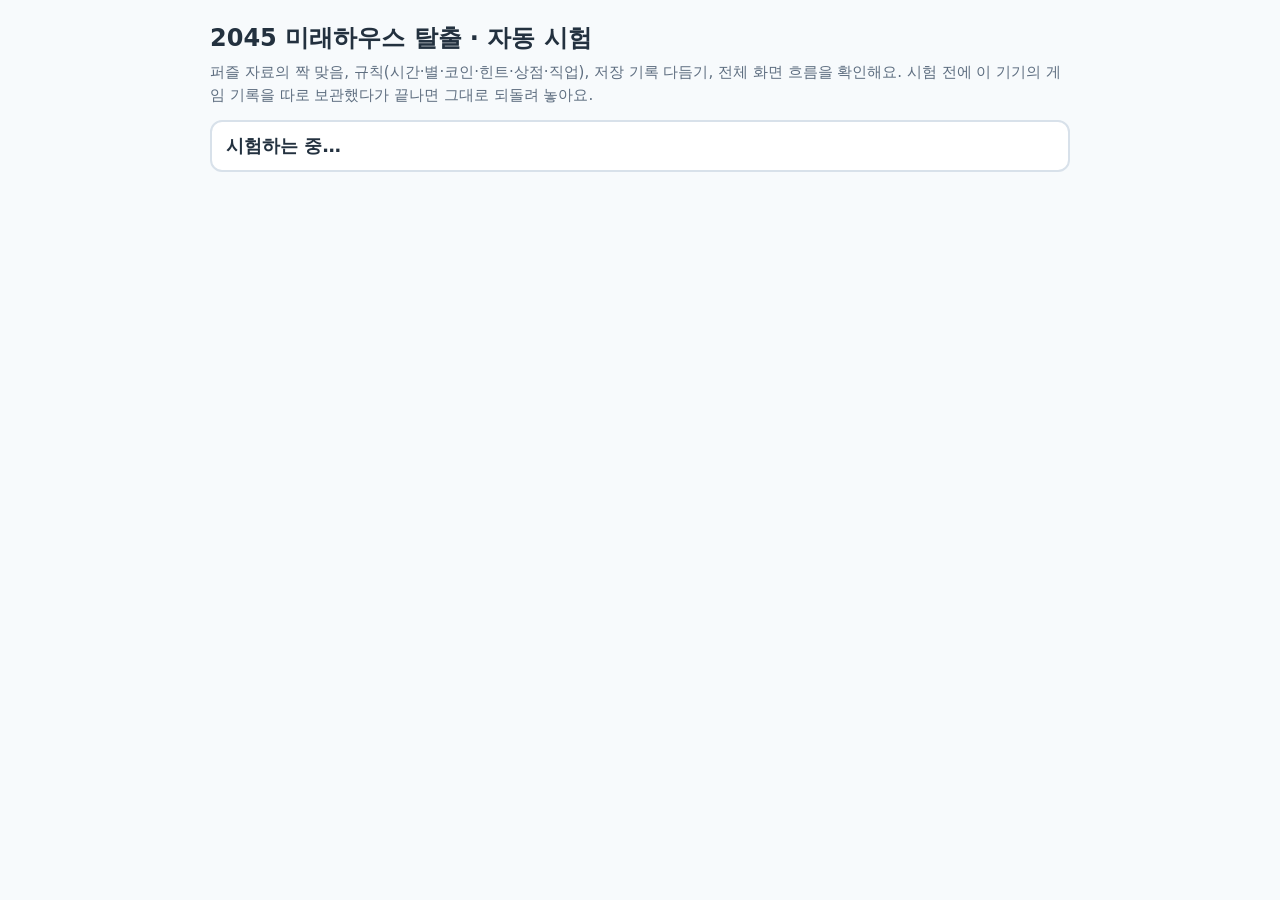
<file: escape/tests/test.html>
<!doctype html>
<html lang="ko">
<head>
<meta charset="utf-8">
<meta name="viewport" content="width=device-width, initial-scale=1">
<title>미래하우스 자동 시험</title>
<style>
  :root { --bg: #F7FAFC; --ink: #23313F; --muted: #5E6E80; --ok: #1F7A5C; --bad: #B4233C; --line: #D8E1EA; }
  body { margin: 0; background: var(--bg); color: var(--ink); font: 15px/1.55 'Malgun Gothic', 'Apple SD Gothic Neo', system-ui, sans-serif; }
  main { max-width: 860px; margin: 0 auto; padding: 20px 16px 40px; }
  h1 { font-size: 1.5rem; margin: 0 0 4px; }
  p { margin: 4px 0 12px; color: var(--muted); }
  #summary { font-size: 1.15rem; font-weight: 800; padding: 10px 14px; border-radius: 12px; background: #FFFFFF; border: 2px solid var(--line); }
  #summary.ok { border-color: var(--ok); color: var(--ok); }
  #summary.bad { border-color: var(--bad); color: var(--bad); }
  h2 { font-size: 1.05rem; margin: 18px 0 6px; }
  ul { list-style: none; margin: 0; padding: 0; }
  li { padding: 4px 0; border-bottom: 1px solid var(--line); }
  li.ok::before { content: '✔ '; color: var(--ok); font-weight: 800; }
  li.bad::before { content: '✘ '; color: var(--bad); font-weight: 800; }
  li.skip::before { content: '– '; color: var(--muted); font-weight: 800; }
  li small { display: block; color: var(--bad); white-space: pre-wrap; word-break: break-all; }
  li.skip small { color: var(--muted); }
  iframe { width: 1000px; height: 700px; border: 0; position: absolute; left: -10000px; top: 0; }
</style>
</head>
<body>
<main>
  <h1>2045 미래하우스 탈출 · 자동 시험</h1>
  <p>퍼즐 자료의 짝 맞음, 규칙(시간·별·코인·힌트·상점·직업), 저장 기록 다듬기, 전체 화면 흐름을 확인해요. 시험 전에 이 기기의 게임 기록을 따로 보관했다가 끝나면 그대로 되돌려 놓아요.</p>
  <div id="summary" data-done="0">시험하는 중…</div>
  <div id="out"></div>
</main>
<script>
  window.__loadErrors = [];
  window.addEventListener('error', e => { window.__loadErrors.push(String(e.message || e)); });
</script>
<script src="../js/data.js"></script>
<script src="../js/engine.js"></script>
<script src="tests.js"></script>
</body>
</html>
</file>
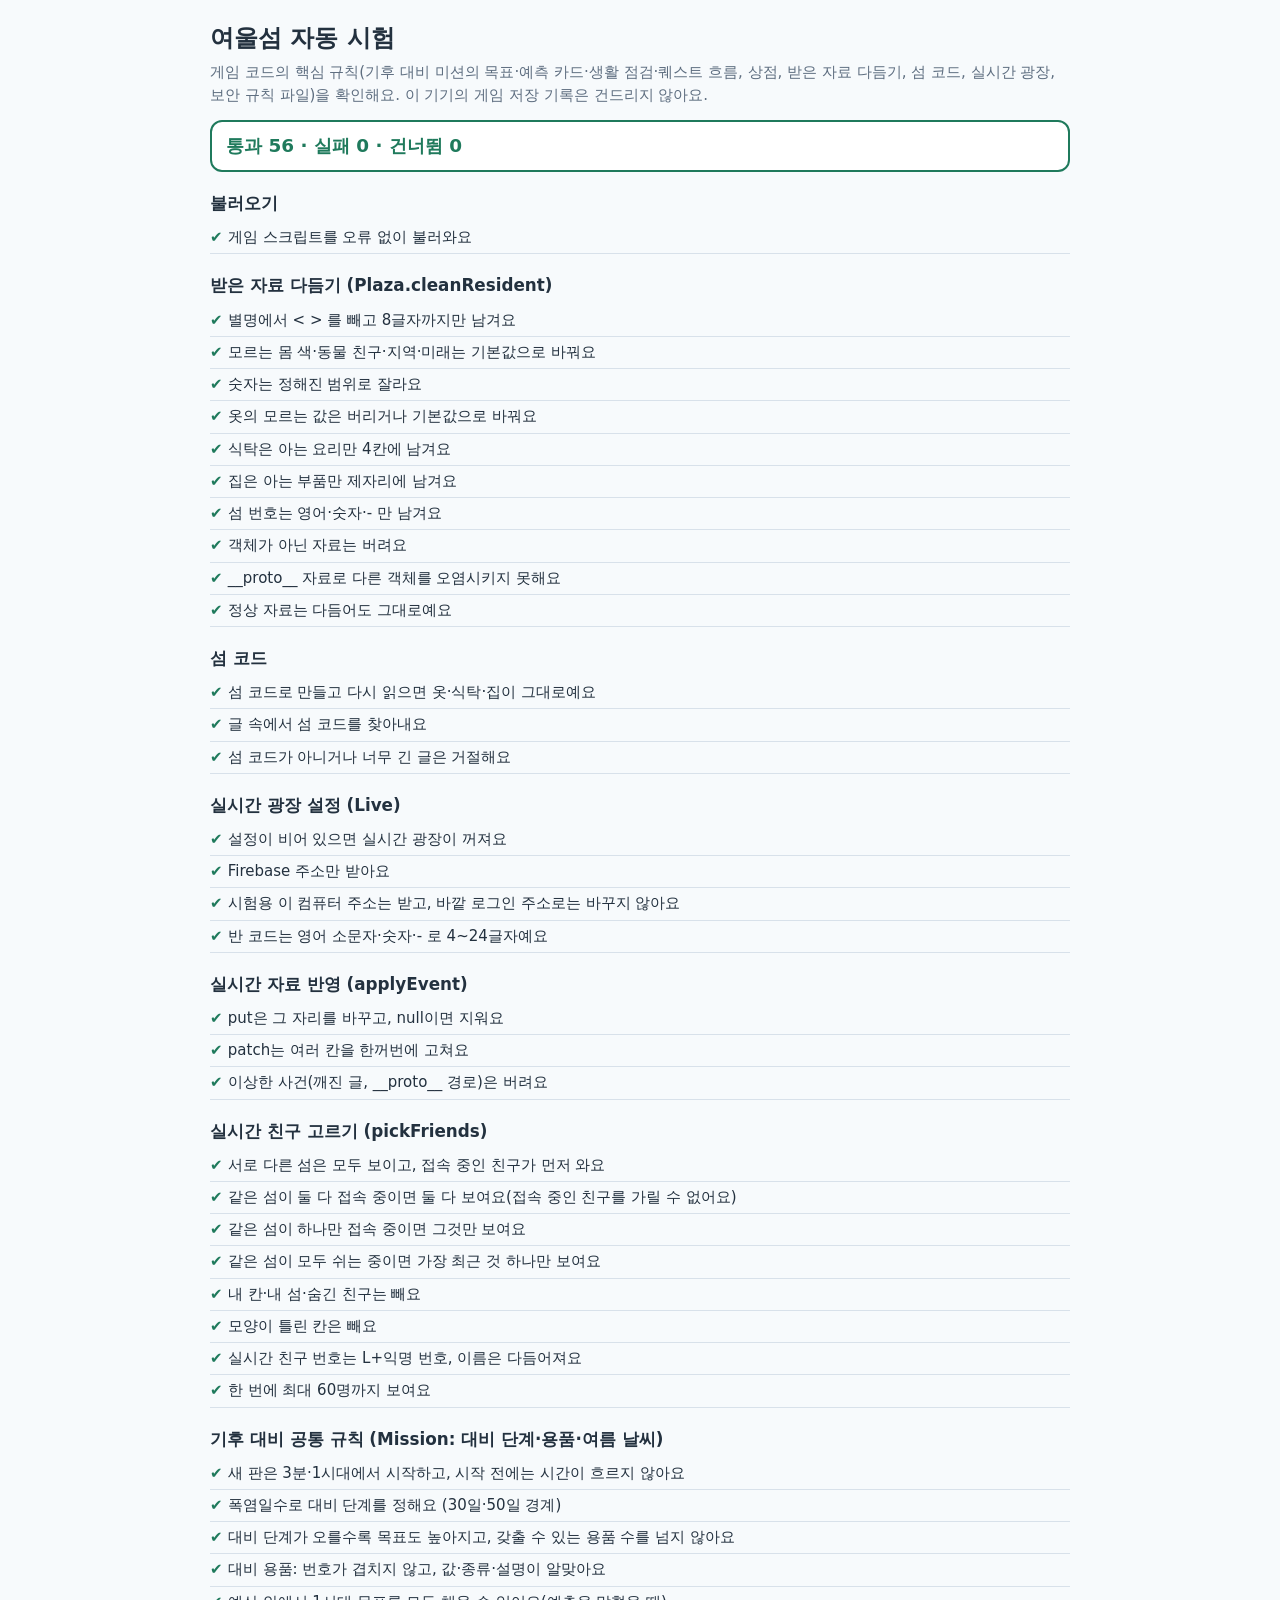
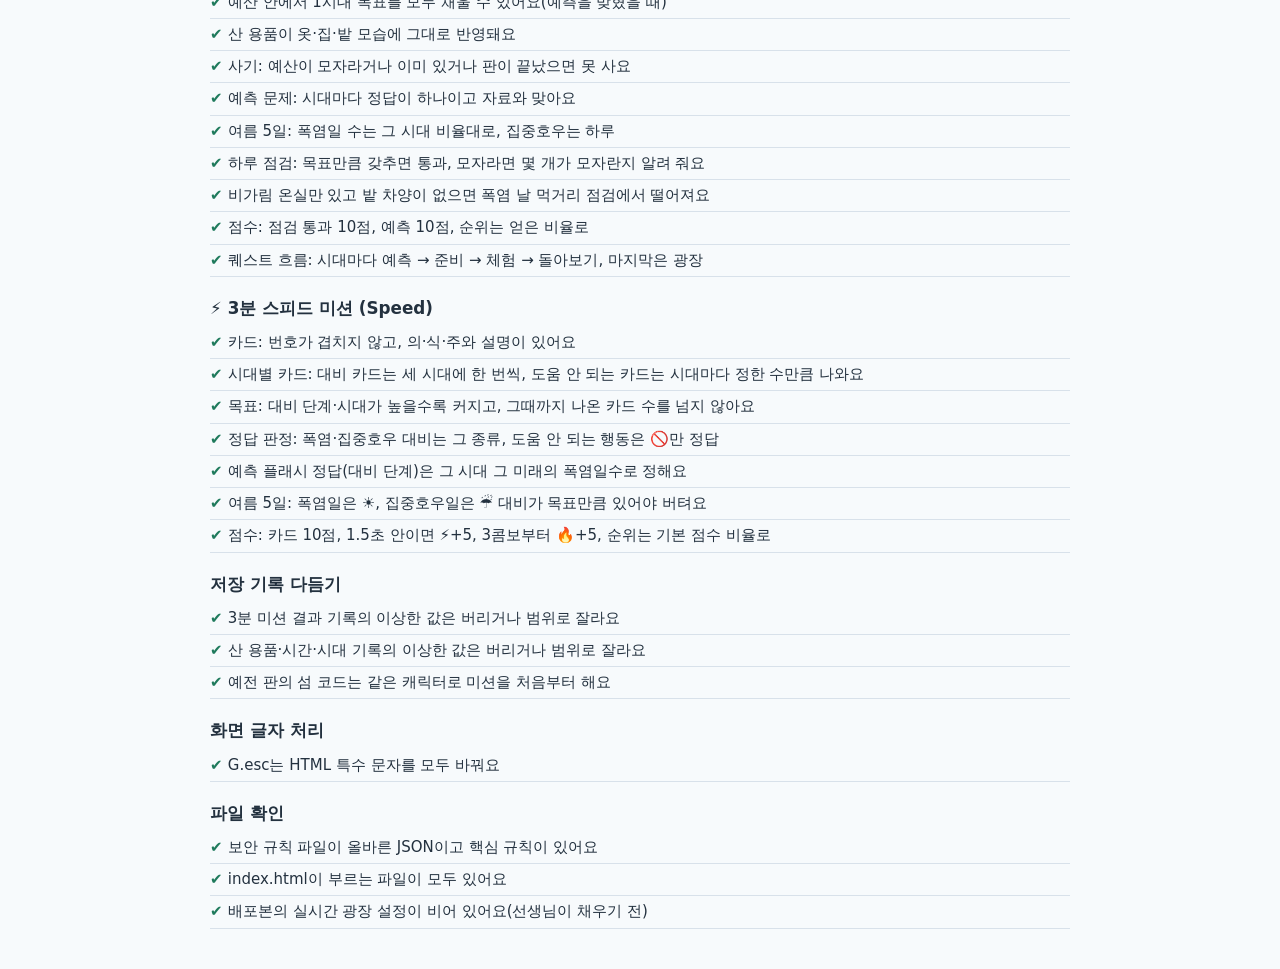
<file: test/tests/test.html>
<!doctype html>
<html lang="ko">
<head>
<meta charset="utf-8">
<meta name="viewport" content="width=device-width, initial-scale=1">
<title>여울섬 자동 시험</title>
<style>
  :root { --bg: #F7FAFC; --ink: #23313F; --muted: #5E6E80; --ok: #1F7A5C; --bad: #B4233C; --line: #D8E1EA; }
  body { margin: 0; background: var(--bg); color: var(--ink); font: 15px/1.55 'Malgun Gothic', 'Apple SD Gothic Neo', system-ui, sans-serif; }
  main { max-width: 860px; margin: 0 auto; padding: 20px 16px 40px; }
  h1 { font-size: 1.5rem; margin: 0 0 4px; }
  p { margin: 4px 0 12px; color: var(--muted); }
  #summary { font-size: 1.15rem; font-weight: 800; padding: 10px 14px; border-radius: 12px; background: #FFFFFF; border: 2px solid var(--line); }
  #summary.ok { border-color: var(--ok); color: var(--ok); }
  #summary.bad { border-color: var(--bad); color: var(--bad); }
  h2 { font-size: 1.05rem; margin: 18px 0 6px; }
  ul { list-style: none; margin: 0; padding: 0; }
  li { padding: 4px 0; border-bottom: 1px solid var(--line); }
  li.ok::before { content: '✔ '; color: var(--ok); font-weight: 800; }
  li.bad::before { content: '✘ '; color: var(--bad); font-weight: 800; }
  li.skip::before { content: '– '; color: var(--muted); font-weight: 800; }
  li small { display: block; color: var(--bad); white-space: pre-wrap; word-break: break-all; }
  li.skip small { color: var(--muted); }
</style>
</head>
<body>
<main>
  <h1>여울섬 자동 시험</h1>
  <p>게임 코드의 핵심 규칙(기후 대비 미션의 목표·예측 카드·생활 점검·퀘스트 흐름, 상점, 받은 자료 다듬기, 섬 코드, 실시간 광장, 보안 규칙 파일)을 확인해요. 이 기기의 게임 저장 기록은 건드리지 않아요.</p>
  <div id="summary" data-done="0">시험하는 중…</div>
  <div id="out"></div>
</main>
<script>
  // 게임 스크립트를 불러오다 생긴 오류를 모아요
  window.__loadErrors = [];
  window.addEventListener('error', e => { window.__loadErrors.push(String(e.message || e)); });
</script>
<script src="../js/data.js"></script>
<script src="../js/art.js"></script>
<script src="../js/core.js"></script>
<script src="../js/tailor.js"></script>
<script src="../js/build.js"></script>
<script src="../js/mission.js"></script>
<script src="../js/shop.js"></script>
<script src="../js/speed.js"></script>
<script src="../js/plaza.js"></script>
<script src="../js/live-config.js"></script>
<script src="../js/live.js"></script>
<script src="tests.js"></script>
</body>
</html>
</file>
<file: style.css>
/* ==========================================================================
   여울섬 기후 생활 RPG — 화면 꾸미기
   ========================================================================== */
:root {
  --bg: #EAF7FF;
  --paper: #FFFDF7;
  --paper-2: #FFF6E3;
  --ink: #2F3E4E;
  --muted: #65748A;
  --line: #E3D7BC;
  --line-2: #D6E2EC;
  --primary: #FF8A65;
  --primary-ink: #FFFFFF;
  --primary-dark: #E56F4B;
  --good: #3FA796;
  --good-bg: #E3F6EF;
  --warn: #C2410C;
  --warn-bg: #FFF1E6;
  --danger: #D9485F;
  --sky: #8FD3F4;
  --grass: #BFE6A8;
  --sun: #FFD66B;
  --lilac: #C9B6FF;
  --pink: #FFB3C7;
  --shadow: 0 6px 0 rgba(47, 62, 78, .12), 0 12px 28px rgba(47, 62, 78, .12);
  --shadow-sm: 0 3px 0 rgba(47, 62, 78, .12);
  --r: 20px;
  --font-title: 'Jua', 'Apple SD Gothic Neo', 'Malgun Gothic', system-ui, sans-serif;
  --font: 'Apple SD Gothic Neo', 'Malgun Gothic', 'Noto Sans KR', system-ui, -apple-system, sans-serif;
}
* { box-sizing: border-box; }
html, body { margin: 0; height: 100%; }
body {
  background: var(--bg);
  color: var(--ink);
  font-family: var(--font);
  font-size: 16px;
  line-height: 1.5;
  -webkit-tap-highlight-color: transparent;
  overflow-x: hidden;
}
[hidden] { display: none !important; }
h1, h2, h3, h4 { font-family: var(--font-title); font-weight: 400; margin: 0; letter-spacing: .01em; }
small { font-size: .82em; }
button, input, select, textarea { font: inherit; color: inherit; }
button { cursor: pointer; }
:focus-visible { outline: 3px solid #3D8BFD; outline-offset: 2px; }
svg { display: block; }

/* ---------- 버튼 ---------- */
.btn {
  display: inline-flex; align-items: center; justify-content: center; gap: 6px;
  min-height: 44px; padding: 8px 18px;
  border: 2px solid var(--line); border-radius: 999px;
  background: #FFFFFF; color: var(--ink);
  font-weight: 800; box-shadow: var(--shadow-sm);
  transition: transform .12s, box-shadow .12s, background .12s;
  text-align: center;
}
.btn:hover:not(:disabled) { transform: translateY(-1px); background: #FFFBF0; }
.btn:active:not(:disabled) { transform: translateY(2px); box-shadow: none; }
.btn:disabled { opacity: .45; cursor: not-allowed; box-shadow: none; }
.btn.primary { background: var(--primary); border-color: var(--primary-dark); color: var(--primary-ink); }
.btn.primary:hover:not(:disabled) { background: #FF9A7A; }
.btn.danger { color: var(--danger); border-color: #F2B8C2; }
.btn.ghost { background: transparent; box-shadow: none; color: var(--muted); }
.btn.small { min-height: 36px; padding: 5px 13px; font-size: .9rem; }
.btn.big { min-height: 54px; padding: 10px 26px; font-size: 1.12rem; font-family: var(--font-title); font-weight: 400; }
.btn.file { position: relative; overflow: hidden; }
.btn.file input { position: absolute; inset: 0; opacity: 0; cursor: pointer; }
.btn.choice { background: #FFFFFF; border-color: #BFD7EA; justify-content: flex-start; text-align: left; }
.btn.choice:hover { background: #F0F8FF; }
.link { background: none; border: 0; padding: 0; color: #2F6FB3; font-weight: 800; text-decoration: underline; }
.row { display: flex; flex-wrap: wrap; gap: 8px; align-items: center; margin: 10px 0; }
.row.end { justify-content: flex-end; }
.pill {
  min-height: 36px; padding: 5px 13px; border-radius: 999px;
  border: 2px solid var(--line-2); background: #FFFFFF; font-weight: 700; font-size: .92rem;
  display: inline-flex; align-items: center; gap: 5px;
}
.pill.on { background: #FFF1C9; border-color: #E0B83A; color: #6B4A00; }
.pill b { background: #FFFFFF; border-radius: 999px; padding: 0 7px; font-size: .8rem; }
.pill svg { width: 22px; height: 22px; }
.x {
  width: 44px; height: 44px; border-radius: 50%; border: 2px solid var(--line);
  background: #FFFFFF; font-size: 1.1rem; font-weight: 900; flex: none; box-shadow: var(--shadow-sm);
}
.hint { color: var(--muted); font-size: .88rem; margin: 6px 0; }
.hint.warn, .warn { color: var(--warn); }
.hint.good { color: var(--good); font-weight: 700; }
.tip { background: #F0F8FF; border: 1.5px solid #CFE6F7; border-radius: 14px; padding: 9px 13px; margin: 8px 0; font-size: .93rem; }
.tip.small { font-size: .85rem; padding: 6px 10px; }
.empty { color: var(--muted); text-align: center; padding: 18px; }
.empty.small { padding: 6px; font-size: .88rem; text-align: left; }
.emoji-ico { font-size: 30px; line-height: 1; }

/* ---------- 화면 공통 ---------- */
.screen { min-height: 100vh; min-height: 100dvh; }

/* ---------- 처음 화면 ---------- */
.title-screen {
  display: flex; flex-direction: column; align-items: center; justify-content: center; gap: 0;
  padding: 18px 16px 28px;
  background: linear-gradient(#CFEFFF, #EAF7FF 55%, #FFF6E3);
}
.title-art { width: min(900px, 100%); }
.title-art svg { width: 100%; height: auto; }
.title-card {
  width: min(640px, 100%); margin-top: -26px; position: relative;
  background: var(--paper); border: 3px solid var(--line); border-radius: 28px;
  padding: 22px 24px 18px; text-align: center; box-shadow: var(--shadow);
}
.kicker { margin: 0 0 4px; color: var(--good); font-weight: 800; font-size: .95rem; }
.logo { font-size: clamp(2.3rem, 7vw, 3.4rem); color: #FF7A59; line-height: 1.1; text-shadow: 0 3px 0 #FFE0B8; }
.logo span { display: block; font-size: .5em; color: #3B8FC4; text-shadow: none; margin-top: 4px; }
.title-sub { margin: 10px 0 14px; font-size: 1.02rem; }
.title-btns { display: grid; grid-template-columns: 1fr 1fr; gap: 10px; }
.title-btns #btnContinue { grid-column: 1 / -1; flex-direction: column; gap: 0; }
.title-btns #btnContinue small { font-family: var(--font); font-size: .78rem; opacity: .9; }
.title-btns #btnRestore { grid-column: 1 / -1; }

/* ---------- 모달 ---------- */
.modal {
  position: fixed; inset: 0; z-index: 60; display: flex; align-items: center; justify-content: center;
  padding: 16px; background: rgba(47, 62, 78, .4);
}
.modal-box {
  position: relative; width: min(920px, 100%); max-height: calc(100dvh - 32px); overflow: auto;
  background: var(--paper); border: 3px solid var(--line); border-radius: 26px; padding: 20px 22px; box-shadow: var(--shadow);
  animation: pop .22s ease-out;
}
.modal-box.small-box { width: min(520px, 100%); }
.ask-modal { z-index: 80; }
.ask-text { margin: 4px 0 6px; font-size: 1.05rem; font-weight: 700; line-height: 1.6; }
.btn.danger-fill { background: var(--danger); border-color: #B8364B; color: #FFFFFF; }
.btn.danger-fill:hover:not(:disabled) { background: #E35D72; }
.modal-box > .x { position: absolute; top: 12px; right: 12px; }
.modal-box h3 { font-size: 1.5rem; margin-bottom: 6px; padding-right: 50px; }
.code-box {
  width: 100%; min-height: 110px; resize: vertical; padding: 10px 12px;
  border: 2px solid var(--line-2); border-radius: 14px; background: #FFFFFF;
  font-family: ui-monospace, Consolas, monospace; font-size: .8rem; word-break: break-all;
}

/* ---------- 캐릭터 만들기 ---------- */
.create-screen { display: flex; align-items: center; justify-content: center; padding: 18px 16px; background: linear-gradient(#FFF6E3, #EAF7FF); }
.create-box { width: min(900px, 100%); background: var(--paper); border: 3px solid var(--line); border-radius: 28px; padding: 22px; box-shadow: var(--shadow); }
.create-box h2 { font-size: 2rem; text-align: center; color: #FF7A59; margin-bottom: 12px; }
.create-grid { display: grid; grid-template-columns: minmax(0, 1fr) minmax(0, 1.2fr); gap: 22px; align-items: start; }
.create-preview {
  background: radial-gradient(circle at 50% 70%, #DFF5D2 0 45%, #CFEFFF 46%); border-radius: 24px; padding: 18px 12px 14px;
  border: 2px solid #CFE6F7; text-align: center;
}
.cp-stage { position: relative; display: flex; justify-content: center; align-items: flex-end; min-height: 230px; }
.cp-stage > svg { animation: bob 2.4s ease-in-out infinite; }
.cp-pet { position: absolute; right: 6%; bottom: 0; animation: bob 2s ease-in-out .3s infinite; }
.cp-say { background: #FFFFFF; border-radius: 16px; padding: 8px 12px; margin: 10px 0 0; font-size: .92rem; border: 2px solid var(--line-2); }
.create-form input[type="text"], .create-form input:not([type]), .d-form input {
  width: 100%; min-height: 48px; padding: 8px 14px; border: 2px solid var(--line-2); border-radius: 14px; background: #FFFFFF; font-size: 1.1rem; font-weight: 700;
}
.og-label { display: block; font-weight: 800; font-size: .92rem; margin: 12px 0 6px; color: #4A5A6E; }
.swatches { display: flex; flex-wrap: wrap; gap: 8px; }
.swatch {
  width: 40px; height: 40px; border-radius: 50%; border: 3px solid var(--s, #ccc); background: var(--c, #fff);
  box-shadow: var(--shadow-sm); position: relative; padding: 0;
}
.swatch.on { outline: 4px solid #FFB547; outline-offset: 2px; }
.swatch.big { width: auto; min-width: 74px; height: 44px; border-radius: 999px; padding: 0 12px; font-weight: 800; font-size: .85rem; color: #4A5A6E; }
.pet-pick { display: grid; grid-template-columns: repeat(3, minmax(0, 1fr)); gap: 8px; }
.pet-opt {
  display: flex; flex-direction: column; align-items: center; gap: 2px; padding: 10px 6px; border-radius: 18px;
  border: 2px solid var(--line-2); background: #FFFFFF; box-shadow: var(--shadow-sm);
}
.pet-opt small { color: var(--muted); font-size: .74rem; text-align: center; line-height: 1.3; }
.pet-opt.on { border-color: #E0B83A; background: #FFF6D8; }

/* ---------- 게임 화면 ---------- */
.game-screen { height: 100vh; height: 100dvh; display: flex; flex-direction: column; background: var(--grass); overflow: hidden; position: relative; }
.hud { display: flex; gap: 10px; padding: 8px 10px; background: #9ED18A; border-bottom: 3px solid #86BE73; flex: none; }
.hud-quest {
  flex: 1; min-width: 0; display: flex; flex-wrap: wrap; align-items: baseline; gap: 2px 10px;
  background: var(--paper); border: 2px solid var(--line); border-radius: 18px; padding: 6px 14px; box-shadow: var(--shadow-sm);
}
.hud-quest small { background: var(--primary); color: #fff; border-radius: 999px; padding: 0 9px; font-weight: 800; }
.hud-quest b { font-family: var(--font-title); font-weight: 400; font-size: 1.12rem; }
.hud-quest span { font-size: .93rem; color: #3D4F63; width: 100%; }
.hud-weather {
  display: flex; align-items: center; gap: 6px; flex: none;
  background: var(--paper); border: 2px solid var(--line); border-radius: 18px; padding: 4px 12px 4px 6px; box-shadow: var(--shadow-sm);
}
.hud-weather.w-heat { background: #FFE8D6; border-color: #F5A97F; }
.hud-weather.w-storm { background: #DCE6F2; border-color: #8FA7C4; }
.hud-weather.w-rain { background: #E6F1FA; border-color: #A9C9E6; }
.hw-txt { display: flex; flex-direction: column; line-height: 1.2; }
.hw-txt b { font-family: var(--font-title); font-weight: 400; font-size: 1.1rem; }
.hw-txt small { color: var(--muted); font-size: .75rem; }
.world-wrap { flex: 1; min-height: 0; position: relative; }
#world { width: 100%; height: 100%; touch-action: manipulation; user-select: none; -webkit-user-select: none; }
.dock { display: flex; gap: 8px; justify-content: center; padding: 8px 10px calc(8px + env(safe-area-inset-bottom)); background: #9ED18A; border-top: 3px solid #86BE73; flex: none; }
.dock-btn {
  display: flex; align-items: center; gap: 6px; min-height: 48px; padding: 6px 16px;
  border-radius: 18px; border: 2px solid var(--line); background: var(--paper); font-weight: 800; box-shadow: var(--shadow-sm);
}
.dock-btn span { font-size: 1.35rem; line-height: 1; }
.dock-btn:active { transform: translateY(2px); box-shadow: none; }
.dock-btn.sleep { background: #4A5A9A; color: #FFFFFF; border-color: #37457D; margin-left: auto; }
.rotate-hint { display: none; position: absolute; left: 50%; bottom: 8px; transform: translateX(-50%); margin: 0; background: rgba(255, 255, 255, .92); border-radius: 999px; padding: 4px 12px; font-size: .8rem; white-space: nowrap; }

/* 마을 지도 위의 것들 */
.map-label { font-size: 15px; font-weight: 800; fill: #33475B; paint-order: stroke; stroke: #FFFFFF; stroke-width: 4px; stroke-linejoin: round; pointer-events: none; }
.map-label.me { fill: #B45309; }
.tap { cursor: pointer; }
.tap:hover > g:first-child, .tap.spot:hover { filter: brightness(1.06); }
.npc .marker { animation: bounce 1s ease-in-out infinite; }
.sparkle { animation: twinkle 1.6s ease-in-out infinite; transform-box: fill-box; transform-origin: center; }
.pet-bubble {
  position: absolute; left: 50%; top: 10px; transform: translateX(-50%); z-index: 5;
  max-width: min(560px, calc(100% - 24px)); background: #FFFFFF; border: 3px solid #FFD66B; border-radius: 18px;
  padding: 8px 14px; font-weight: 700; font-size: .95rem; box-shadow: var(--shadow); animation: pop .25s ease-out;
}

/* 대화 */
.dialog {
  position: absolute; left: 50%; bottom: 76px; transform: translateX(-50%); z-index: 30;
  width: min(820px, calc(100% - 20px)); display: flex; gap: 12px; align-items: flex-end;
  background: var(--paper); border: 3px solid #E8C989; border-radius: 26px; padding: 12px 16px 12px 12px; box-shadow: var(--shadow);
  animation: rise .25s ease-out;
}
.dlg-portrait { flex: none; width: 96px; display: flex; justify-content: center; background: #FFF1C9; border-radius: 20px; padding: 6px 4px 2px; }
.dlg-main { flex: 1; min-width: 0; }
.dlg-name { display: inline-block; font-family: var(--font-title); font-size: 1.1rem; background: var(--primary); color: #FFFFFF; border-radius: 999px; padding: 1px 14px; margin-bottom: 4px; }
.dlg-main p { margin: 0 0 8px; font-size: 1.06rem; line-height: 1.55; min-height: 3em; }
.dlg-actions { display: flex; flex-wrap: wrap; gap: 8px; justify-content: flex-end; }
.dlg-actions .choice { flex: 1 1 200px; }

/* 패널 */
.panel-back { position: absolute; inset: 0; z-index: 40; display: flex; align-items: center; justify-content: center; padding: 10px; background: rgba(47, 62, 78, .35); }
.panel {
  width: min(1060px, 100%); max-height: 100%; display: flex; flex-direction: column;
  background: var(--paper); border: 3px solid var(--line); border-radius: 26px; box-shadow: var(--shadow); overflow: hidden;
  animation: pop .2s ease-out;
}
.panel-head { display: flex; align-items: center; gap: 10px; padding: 10px 12px 10px 14px; background: var(--paper-2); border-bottom: 2px solid var(--line); }
.panel-icon { width: 44px; height: 44px; display: flex; align-items: center; justify-content: center; background: #FFFFFF; border-radius: 50%; border: 2px solid var(--line); overflow: hidden; flex: none; }
.panel-icon:empty { display: none; }
.panel-head h2 { flex: 1; font-size: 1.45rem; }
.panel-body { padding: 14px 16px 18px; overflow: auto; overscroll-behavior: contain; }
.panel-body h4 { font-size: 1.12rem; margin: 14px 0 6px; color: #3D4F63; }
.panel-body h4:first-child { margin-top: 0; }
.panel-body h4 small { font-family: var(--font); font-size: .78rem; color: var(--muted); margin-left: 6px; }
.panel-actions { display: flex; flex-wrap: wrap; align-items: center; justify-content: flex-end; gap: 10px; margin-top: 14px; }
.panel-actions .hint { flex: 1; margin: 0; }

/* 하루 요약 */
.day-sum { display: flex; align-items: center; justify-content: center; gap: 18px; }
.ds-col { display: flex; flex-direction: column; align-items: center; gap: 2px; background: #FFFFFF; border: 2px solid var(--line-2); border-radius: 18px; padding: 8px 18px; }
.ds-label { font-size: .8rem; color: var(--muted); }
.ds-arrow { font-size: 2rem; color: var(--muted); }
.ds-note { text-align: center; color: #3D4F63; }
.report { list-style: none; padding: 0; margin: 0; display: grid; gap: 6px; }
.report li { background: #FFFFFF; border: 1.5px solid var(--line-2); border-left: 6px solid #B9C4CC; border-radius: 12px; padding: 7px 12px; }
.report li.good { border-left-color: var(--good); }
.report li.bad { border-left-color: var(--danger); background: #FFF5F6; }
.report li.info { border-left-color: #6DA8D6; }
.report li.warn { border-left-color: #F2A65A; background: #FFF8F0; }

/* 가방 */
.item-grid { display: grid; grid-template-columns: repeat(auto-fill, minmax(150px, 1fr)); gap: 8px; }
.item { display: flex; align-items: center; gap: 8px; background: #FFFFFF; border: 2px solid var(--line-2); border-radius: 14px; padding: 5px 10px 5px 5px; }
.item .nm { flex: 1; font-size: .9rem; font-weight: 700; line-height: 1.25; }
.item .ct { background: #FFF1C9; border-radius: 999px; padding: 0 9px; }

/* 메뉴 */
.menu-list { display: grid; gap: 10px; max-width: 520px; margin: 0 auto; }
.menu-me { display: flex; align-items: center; gap: 14px; background: #FFFFFF; border: 2px solid var(--line-2); border-radius: 18px; padding: 8px 14px; }
.menu-me b { font-family: var(--font-title); font-weight: 400; font-size: 1.3rem; }
.help { padding-left: 20px; display: grid; gap: 8px; }

/* 밭 */
.farm-top { display: grid; grid-template-columns: minmax(0, 1fr) minmax(0, 1fr); gap: 10px; align-items: start; }
.weather-card { display: flex; gap: 10px; align-items: center; background: #FFFFFF; border: 2px solid var(--line-2); border-radius: 18px; padding: 8px 12px; }
.weather-card p { margin: 0; font-size: .88rem; color: #3D4F63; }
.weather-card.w-heat { background: #FFE8D6; border-color: #F5A97F; }
.weather-card.w-storm { background: #DCE6F2; border-color: #8FA7C4; }
.weather-card.w-rain { background: #E6F1FA; border-color: #A9C9E6; }
.rules { background: #FFFFFF; border: 2px solid var(--line-2); border-radius: 18px; padding: 8px 14px; font-size: .88rem; }
.rules summary { font-weight: 800; cursor: pointer; min-height: 30px; display: flex; align-items: center; }
.rules ul { margin: 6px 0 0; padding-left: 18px; }
.toolbar { display: flex; flex-wrap: wrap; gap: 6px; margin: 10px 0 4px; }
.tool { min-height: 44px; padding: 6px 13px; border-radius: 14px; border: 2px solid var(--line-2); background: #FFFFFF; font-weight: 800; box-shadow: var(--shadow-sm); }
.tool b { background: #FFF1C9; border-radius: 999px; padding: 0 7px; font-size: .8rem; }
.tool.on { background: #FFE3A3; border-color: #E0A92A; transform: translateY(2px); box-shadow: none; }
.seed-pick { display: flex; flex-wrap: wrap; gap: 6px; margin: 6px 0; }
.seed { display: flex; align-items: center; gap: 6px; padding: 4px 12px 4px 4px; border-radius: 14px; border: 2px solid var(--line-2); background: #FFFFFF; font-weight: 700; }
.seed span { display: flex; flex-direction: column; line-height: 1.15; text-align: left; }
.seed small { color: var(--muted); }
.seed.on { border-color: var(--good); background: var(--good-bg); }
.seed:disabled { opacity: .45; }
.plots { display: grid; grid-template-columns: repeat(3, minmax(0, 1fr)); gap: 10px; }
.plot-card {
  position: relative; display: flex; flex-direction: column; align-items: stretch; padding: 6px 6px 8px;
  border-radius: 18px; border: 2px solid #D9C29A; background: #FFF8EA; box-shadow: var(--shadow-sm); text-align: center;
}
.plot-card:hover { background: #FFF1D4; }
.plot-card.dead { background: #F4EFEA; }
.plot-card svg { width: 100%; height: auto; max-height: 150px; }
.plot-no { position: absolute; top: 6px; left: 8px; background: #FFFFFF; border-radius: 999px; padding: 0 9px; font-weight: 800; font-size: .82rem; border: 1.5px solid #D9C29A; }
.plot-st { font-size: .85rem; font-weight: 700; color: #3D4F63; line-height: 1.3; }
.plot-tags { display: flex; flex-wrap: wrap; justify-content: center; gap: 3px; margin-top: 3px; min-height: 20px; }
.plot-tags i { font-style: normal; font-size: .72rem; font-weight: 800; background: #E3F6EF; color: #23786B; border-radius: 999px; padding: 0 7px; }

/* 부엌 */
.kitchen { display: grid; grid-template-columns: minmax(0, 1fr) minmax(0, 1.05fr); gap: 16px; }
.chips { display: flex; flex-wrap: wrap; gap: 6px; }
.chip { display: inline-flex; align-items: center; gap: 4px; background: #FFFFFF; border: 1.5px solid var(--line-2); border-radius: 999px; padding: 2px 10px 2px 3px; font-size: .88rem; }
.recipes { display: grid; gap: 6px; }
.recipe { display: flex; align-items: center; gap: 8px; background: #FFFFFF; border: 2px solid var(--line-2); border-radius: 16px; padding: 4px 8px 4px 4px; opacity: .75; }
.recipe.ok { opacity: 1; border-color: #9FD8C9; }
.r-txt { flex: 1; display: flex; flex-direction: column; line-height: 1.25; min-width: 0; }
.r-txt small { color: var(--muted); }
.table-wrap { position: relative; width: 100%; max-width: 440px; margin: 0 auto; }
.table-wrap svg { width: 100%; height: auto; }
.slot { position: absolute; width: 28%; height: 34%; border-radius: 50%; border: 3px dashed transparent; background: transparent; }
.slot:hover, .slot:focus-visible { border-color: #FFB547; background: rgba(255, 214, 107, .18); }
.slot.s0 { left: 9%; top: 10%; }
.slot.s1 { left: 63%; top: 10%; }
.slot.s2 { left: 9%; top: 56%; }
.slot.s3 { left: 63%; top: 56%; }
.meal-check { display: flex; justify-content: center; gap: 10px; margin: 6px 0; font-weight: 800; }
.meal-check span { background: #FFFFFF; border: 2px solid var(--line-2); border-radius: 999px; padding: 1px 12px; color: var(--muted); }
.meal-check span.ok { color: #23786B; border-color: #9FD8C9; background: var(--good-bg); }
.dish-row { display: flex; flex-wrap: wrap; gap: 6px; margin-bottom: 6px; }
.dish { display: flex; align-items: center; gap: 4px; padding: 3px 10px 3px 3px; border-radius: 14px; border: 2px solid var(--line-2); background: #FFFFFF; font-size: .88rem; font-weight: 700; }
.dish span { display: flex; flex-direction: column; line-height: 1.2; text-align: left; }
.dish b { font-size: .78rem; color: var(--muted); }
.dish.on { border-color: #E0A92A; background: #FFF1C9; }

/* 재봉 */
.tabs { display: flex; gap: 6px; margin-bottom: 12px; border-bottom: 2px solid var(--line); }
.tab { min-height: 44px; padding: 6px 18px; border: 2px solid var(--line); border-bottom: 0; border-radius: 16px 16px 0 0; background: #F6EEDC; font-weight: 800; margin-bottom: -2px; }
.tab.on { background: var(--paper); }
.weave-pick { display: flex; flex-wrap: wrap; gap: 6px; align-items: center; font-weight: 800; }
.fibers { display: grid; grid-template-columns: repeat(auto-fill, minmax(230px, 1fr)); gap: 10px; }
.fiber { background: #FFFFFF; border: 2px solid var(--line-2); border-radius: 18px; padding: 10px 12px; display: flex; flex-direction: column; gap: 4px; }
.fiber.ok { border-color: #9FD8C9; }
.fiber p { margin: 0; font-size: .86rem; color: #3D4F63; flex: 1; }
.f-head { display: flex; align-items: center; gap: 8px; }
.f-head div { display: flex; flex-direction: column; line-height: 1.25; }
.f-head small { color: var(--muted); }
.props { display: grid; grid-template-columns: 1fr 1fr; gap: 0 10px; font-size: .78rem; }
.props span { display: flex; justify-content: space-between; }
.props i { font-style: normal; color: #3FA796; letter-spacing: 1px; }
.fiber .btn { align-self: flex-end; }
.designer { display: grid; grid-template-columns: minmax(0, .9fr) minmax(0, 1.3fr); gap: 16px; }
.d-preview { display: flex; flex-direction: column; align-items: center; background: radial-gradient(circle at 50% 35%, #FFFFFF 0 40%, #EAF7FF 41%); border-radius: 22px; padding: 12px; border: 2px solid #CFE6F7; }
.d-preview .tip, .d-preview .hint { align-self: stretch; }
.opt-group { margin-bottom: 4px; }
.og-row { display: flex; flex-wrap: wrap; gap: 6px; align-items: center; }
.og-row .og-label { margin: 0 4px 0 0; }
.bars { width: 100%; display: grid; gap: 4px; margin: 6px 0; }
.bar { display: grid; grid-template-columns: 7.5em 1fr 3.4em; align-items: center; gap: 6px; font-size: .84rem; font-weight: 700; }
.bar i { height: 12px; border-radius: 999px; background: #EEF2F5; position: relative; overflow: hidden; }
.bar i::after { content: ''; position: absolute; inset: 0 auto 0 0; width: var(--v); border-radius: inherit; background: linear-gradient(90deg, #FFD66B, #FF8A65); }
.bar b { text-align: right; color: #B45309; }
.closet { display: grid; grid-template-columns: repeat(auto-fill, minmax(210px, 1fr)); gap: 10px; }
.outfit-card { display: flex; flex-direction: column; align-items: center; gap: 2px; background: #FFFFFF; border: 2px solid var(--line-2); border-radius: 20px; padding: 10px 12px; text-align: center; }
.outfit-card.on { border-color: #E0B83A; background: #FFFBEA; }
.outfit-card.new { animation: glow 1.4s ease-in-out 2; }
.outfit-card small { color: var(--muted); }
.oc-actions { display: flex; gap: 6px; margin-top: 4px; }

/* 목공소 · 집 */
.parts { display: grid; grid-template-columns: repeat(auto-fill, minmax(300px, 1fr)); gap: 8px; }
.part { display: flex; align-items: center; gap: 8px; background: #FFFFFF; border: 2px solid var(--line-2); border-radius: 16px; padding: 6px 10px 6px 6px; }
.part.ok { border-color: #9FD8C9; }
.p-txt { flex: 1; min-width: 0; line-height: 1.3; }
.p-txt p { margin: 2px 0; font-size: .82rem; color: #3D4F63; }
.p-txt small { color: var(--muted); }
.own { display: inline-block; background: #FFF1C9; border-radius: 999px; padding: 0 8px; font-size: .78rem; font-weight: 800; white-space: nowrap; }
.need span { margin-right: 6px; white-space: nowrap; }
.need .have { color: #23786B; font-weight: 700; }
.need .lack { color: var(--warn); }
.house-ui { display: grid; grid-template-columns: minmax(0, 1.25fr) minmax(0, 1fr); gap: 16px; }
.h-view > svg { width: 100%; height: auto; max-height: 360px; background: linear-gradient(#CFEFFF, #EAF7FF 70%); border-radius: 20px; border: 2px solid #CFE6F7; }
.h-ctl { display: flex; flex-direction: column; gap: 6px; }
.h-ctl > label, .floor label { display: flex; align-items: center; justify-content: space-between; gap: 8px; font-weight: 800; font-size: .92rem; }
.h-ctl select, .floor select { flex: 1; max-width: 62%; min-height: 40px; border: 2px solid var(--line-2); border-radius: 12px; background: #FFFFFF; padding: 4px 8px; font-weight: 600; }
.h-ctl .og-row { margin-bottom: 4px; }
.floor { border: 2px solid var(--line); border-radius: 16px; padding: 6px 10px 8px; margin: 0; display: grid; gap: 5px; }
.floor legend { font-family: var(--font-title); padding: 0 6px; }
label.check { justify-content: flex-start !important; font-weight: 700 !important; }
label.check input { width: 20px; height: 20px; accent-color: var(--good); }
label.check small { color: var(--muted); font-weight: 600; }
.checks { display: grid; grid-template-columns: 1fr 1fr; gap: 10px; margin-top: 10px; }
.checks > div { background: #FFFFFF; border: 2px solid var(--line-2); border-radius: 16px; padding: 8px 12px; }
.checks h4 { margin: 0 0 4px !important; font-size: 1rem !important; }
.checks ul { list-style: none; margin: 0; padding: 0; display: grid; gap: 4px; font-size: .88rem; }
.checks li { color: var(--muted); }
.checks li small { display: block; font-size: .76rem; padding-left: 1.3em; }
.checks li.ok { color: #23786B; font-weight: 700; }
.checks.mini li { font-size: .84rem; }
.warns { list-style: none; padding: 0; margin: 8px 0 0; display: grid; gap: 4px; }
.warns li { background: var(--warn-bg); color: var(--warn); border-radius: 12px; padding: 5px 10px; font-size: .86rem; font-weight: 700; }

/* 연구소 */
.lab-head { display: flex; align-items: center; gap: 12px; background: #F0F8FF; border: 2px solid #CFE6F7; border-radius: 18px; padding: 6px 14px; }
.lab-head p { margin: 2px 0 0; font-size: .92rem; }
.lab svg[role="img"] { width: 100%; max-width: 620px; height: auto; margin: 0 auto; }
.legend { display: flex; gap: 14px; font-size: .84rem; font-weight: 700; }
.lg::before { content: ''; display: inline-block; width: 12px; height: 12px; border-radius: 4px; margin-right: 5px; vertical-align: -1px; }
.lg.low::before { background: #3FA796; }
.lg.high::before { background: #E8806A; }
.clim { width: 100%; border-collapse: separate; border-spacing: 0; background: #FFFFFF; border: 2px solid var(--line-2); border-radius: 14px; overflow: hidden; font-size: .9rem; }
.clim th, .clim td { padding: 7px 10px; text-align: center; border-bottom: 1px solid #EEF2F5; }
.clim th { background: #F6F9FB; font-weight: 800; }
.clim td small { display: block; color: var(--muted); font-size: .74rem; }
.clim tr.cur td { background: #FFF6D8; font-weight: 800; }
.lab-switch { display: flex; flex-wrap: wrap; gap: 6px; align-items: center; margin: 10px 0; }
.lab-switch .og-label { margin: 0 6px 0 0; }

/* 광장 게시판 */
.board-head { display: flex; align-items: center; gap: 10px; background: #F0F8FF; border: 2px solid #CFE6F7; border-radius: 20px; padding: 8px 14px; margin-bottom: 12px; }
.board-head p { margin: 0; flex: 1; }
.code-label { display: block; font-weight: 800; margin-bottom: 4px; }
.code-label small { color: var(--muted); font-weight: 600; }
.board-go { margin-top: 16px; padding-top: 12px; border-top: 2px dashed var(--line); text-align: center; }

/* ---------- 학급 광장 ---------- */
.plaza-screen { display: flex; flex-direction: column; background: linear-gradient(#CFEFFF, #EAF7FF); }
.plaza-top { display: flex; align-items: center; gap: 12px; padding: 10px 14px; background: #FFFFFF; border-bottom: 3px solid var(--line); }
.plaza-top h2 { font-size: 1.6rem; flex: 1; }
.plaza-count { font-weight: 800; color: var(--muted); }
.plaza-main { flex: 1; display: grid; grid-template-columns: minmax(0, 1fr) 340px; gap: 14px; padding: 14px; align-items: start; }
.plaza-stage { position: relative; background: var(--grass); border: 3px solid #86BE73; border-radius: 26px; overflow: hidden; box-shadow: var(--shadow); }
.plaza-stage svg { width: 100%; height: auto; }
.plaza-empty { position: absolute; left: 50%; top: 56%; transform: translate(-50%, -50%); display: flex; flex-direction: column; align-items: center; gap: 2px; background: rgba(255, 255, 255, .92); border-radius: 18px; padding: 12px 18px; text-align: center; }
.plaza-empty b { font-family: var(--font-title); font-weight: 400; font-size: 1.2rem; }
.plaza-side { background: var(--paper); border: 3px solid var(--line); border-radius: 24px; padding: 14px; box-shadow: var(--shadow); }
.plaza-side h3 { font-size: 1.2rem; margin: 4px 0 6px; }
.plaza-side h3 small { font-family: var(--font); font-size: .74rem; color: var(--muted); }
.res-list { list-style: none; margin: 0; padding: 0; display: grid; gap: 6px; max-height: 300px; overflow: auto; }
.res-item { width: 100%; display: flex; align-items: center; gap: 8px; padding: 3px 10px 3px 3px; border-radius: 14px; border: 2px solid var(--line-2); background: #FFFFFF; text-align: left; }
.res-item span { display: flex; flex-direction: column; line-height: 1.25; }
.res-item small { color: var(--muted); }
.res-item.me { border-color: #E0B83A; background: #FFFBEA; }
.resident .pl-body.moving .walkbob { animation: walkbob .36s ease-in-out infinite; }
.resident:hover .pl-tag rect { stroke: #FFB547; }
.card-head { display: flex; align-items: center; gap: 10px; padding-right: 50px; flex-wrap: wrap; }
.card-head h3 { padding: 0; }
.card-head p { margin: 2px 0; font-size: .9rem; }
.card-grid { display: grid; grid-template-columns: minmax(0, 1fr) minmax(0, 1fr); gap: 12px; margin-top: 10px; }
.card-grid section { background: #FFFFFF; border: 2px solid var(--line-2); border-radius: 18px; padding: 10px 12px; }
.card-grid section.wide { grid-column: 1 / -1; display: grid; grid-template-columns: minmax(0, 1fr) minmax(0, 1fr); gap: 10px; align-items: start; }
.card-grid section.wide h4 { grid-column: 1 / -1; }
.card-grid h4 { font-size: 1.1rem; margin: 0 0 4px; }
.card-grid p { margin: 2px 0; }
.card-grid .small { font-size: .84rem; color: var(--muted); }
.card-table svg, .card-house svg { width: 100%; height: auto; }
.card-house svg { background: linear-gradient(#CFEFFF, #EAF7FF 70%); border-radius: 14px; }
.card-grid .checks { margin-top: 0; grid-template-columns: 1fr; }
.mini-closet { display: flex; flex-wrap: wrap; gap: 6px; }
.mini-closet figure { margin: 0; display: flex; flex-direction: column; align-items: center; width: 70px; }
.mini-closet figcaption { font-size: .7rem; text-align: center; line-height: 1.2; color: var(--muted); }
.compare { margin-top: 12px; background: #FFF6D8; border: 2px solid #F2D27A; border-radius: 16px; padding: 8px 14px; }
.compare ul { margin: 4px 0 0; padding-left: 18px; font-size: .92rem; }
.table-scroll { overflow-x: auto; margin-top: 8px; }
.compare-table { min-width: 640px; }
/* 실시간 반 광장 */
.live-box { background: #F0F8FF; border: 2px solid #CFE6F7; border-radius: 18px; padding: 10px 12px; margin-bottom: 14px; }
.live-box .og-label { margin-top: 4px; }
.live-box .hint:last-child { margin-bottom: 0; }
.live-row { display: flex; gap: 8px; }
.live-row input { flex: 1; min-width: 0; min-height: 44px; padding: 8px 12px; border: 2px solid var(--line-2); border-radius: 14px; background: #FFFFFF; font-weight: 700; }
.live-row .btn { flex: none; }
.live-state { display: flex; flex-wrap: wrap; align-items: center; gap: 4px 8px; margin: 2px 0; }
.live-state span { color: var(--muted); font-size: .88rem; }
.live-dot { width: 12px; height: 12px; border-radius: 50%; background: #B8C4CF; flex: none; }
.live-dot.on { background: var(--good); box-shadow: 0 0 0 4px var(--good-bg); }
.live-dot.wait { background: var(--sun); }
.live-tag { display: inline-flex; align-items: center; gap: 5px; }
.live-tag .dot { width: 9px; height: 9px; border-radius: 50%; background: #B8C4CF; flex: none; }
.live-tag .dot.on { background: var(--good); }

/* ---------- 알림 ---------- */
.toasts { position: fixed; left: 50%; top: 74px; transform: translateX(-50%); z-index: 90; display: flex; flex-direction: column; align-items: center; gap: 6px; pointer-events: none; width: min(560px, calc(100% - 24px)); }
.toast { background: #33475B; color: #FFFFFF; border-radius: 999px; padding: 8px 18px; font-weight: 800; box-shadow: var(--shadow); animation: pop .2s ease-out; transition: opacity .4s, transform .4s; text-align: center; }
.toast.good { background: #2E8B7A; }
.toast.big { background: linear-gradient(90deg, #FF8A65, #FFB547); font-family: var(--font-title); font-weight: 400; font-size: 1.2rem; padding: 10px 24px; }
.toast.out { opacity: 0; transform: translateY(-8px); }

/* ---------- 움직임 ---------- */
.blink { animation: blink 4.2s infinite; transform-box: fill-box; transform-origin: center; }
.flap { animation: flap .18s ease-in-out infinite alternate; transform-box: fill-box; transform-origin: 50% 100%; }
.bob { animation: bob 2.4s ease-in-out infinite; }
#playerBody.moving .walkbob { animation: walkbob .36s ease-in-out infinite; }
.spin { animation: spin 3s linear infinite; }
.spin-slow { animation: none; }
.steam circle { animation: steam 2.4s ease-out infinite; }
.steam circle:nth-child(2) { animation-delay: .8s; }
.steam circle:nth-child(3) { animation-delay: 1.6s; }
.flow { animation: flow 2.5s linear infinite; }
.shimmer { animation: shimmer 1.6s ease-in-out infinite; }
.rainfall { animation: rainfall .5s linear infinite; }
.rainfall.r2 { animation-duration: .7s; }
.cloud { animation: cloud 9s ease-in-out infinite alternate; }
.cloud.c2 { animation-duration: 12s; }
.fountain circle { animation: fountain 1.2s ease-in-out infinite alternate; }
@keyframes blink { 0%, 92%, 100% { transform: scaleY(1); } 95% { transform: scaleY(.1); } }
@keyframes flap { from { transform: rotate(-12deg); } to { transform: rotate(12deg); } }
@keyframes bob { 0%, 100% { transform: translateY(0); } 50% { transform: translateY(-5px); } }
@keyframes walkbob { 0%, 100% { transform: translateY(0) rotate(-3deg); } 50% { transform: translateY(-9px) rotate(3deg); } }
@keyframes bounce { 0%, 100% { transform: translateY(0); } 50% { transform: translateY(-10px); } }
@keyframes twinkle { 0%, 100% { opacity: .35; transform: scale(.8); } 50% { opacity: 1; transform: scale(1.15); } }
@keyframes spin { to { transform: rotate(360deg); } }
@keyframes steam { 0% { opacity: 0; transform: translateY(6px); } 30% { opacity: .9; } 100% { opacity: 0; transform: translateY(-12px); } }
@keyframes flow { to { stroke-dashoffset: -64; } }
@keyframes shimmer { 0%, 100% { opacity: .2; } 50% { opacity: .6; } }
@keyframes rainfall { from { transform: translateY(-40px); } to { transform: translateY(0); } }
@keyframes cloud { from { transform: translateX(-20px); } to { transform: translateX(30px); } }
@keyframes fountain { from { transform: translateY(0); } to { transform: translateY(-6px); } }
@keyframes pop { from { transform: scale(.94); opacity: 0; } to { transform: scale(1); opacity: 1; } }
@keyframes rise { from { transform: translate(-50%, 16px); opacity: 0; } to { transform: translate(-50%, 0); opacity: 1; } }
@keyframes glow { 0%, 100% { box-shadow: 0 0 0 0 rgba(255, 181, 71, 0); } 50% { box-shadow: 0 0 0 8px rgba(255, 181, 71, .45); } }
@media (prefers-reduced-motion: reduce) {
  *, *::before, *::after { animation-duration: .001s !important; animation-iteration-count: 1 !important; transition: none !important; }
}

/* ---------- 화면 크기 ---------- */
@media (max-width: 900px) {
  .plaza-main { grid-template-columns: 1fr; }
  .house-ui, .designer, .kitchen { grid-template-columns: 1fr; }
  .h-view > svg { max-height: 300px; }
  .card-grid { grid-template-columns: 1fr; }
  .card-grid section.wide { grid-template-columns: 1fr; }
}
@media (max-width: 700px) {
  .create-grid { grid-template-columns: 1fr; }
  .cp-stage { min-height: 180px; }
  .cp-stage > svg { width: 150px; height: auto; }
  .farm-top { grid-template-columns: 1fr; }
  .plots { grid-template-columns: repeat(2, minmax(0, 1fr)); }
  .checks { grid-template-columns: 1fr; }
  .hud { padding: 6px; gap: 6px; }
  .hud-quest { padding: 4px 10px; }
  .hud-quest b { font-size: 1rem; }
  .hud-quest span { font-size: .82rem; }
  .hw-txt small { display: none; }
  .dock { gap: 4px; padding: 6px 6px calc(6px + env(safe-area-inset-bottom)); }
  .dock-btn { flex-direction: column; gap: 0; padding: 4px 8px; min-height: 52px; font-size: .74rem; flex: 1; border-radius: 14px; }
  .dock-btn.sleep { margin-left: 0; }
  .dialog { bottom: 70px; padding: 10px; gap: 8px; }
  .dlg-portrait { width: 64px; }
  .dlg-portrait svg { width: 58px; height: auto; }
  .dlg-main p { font-size: .98rem; min-height: 0; }
  .panel-back { padding: 0; }
  .panel { border-radius: 0; height: 100%; max-height: none; border: 0; }
  .panel-body { padding: 12px; }
  .parts { grid-template-columns: 1fr; }
  .title-btns { grid-template-columns: 1fr; }
  .title-card { padding: 18px 16px 14px; }
  .bar { grid-template-columns: 6.6em 1fr 3.2em; font-size: .8rem; }
  .plaza-top { gap: 8px; padding: 8px 10px; }
  .plaza-top h2 { font-size: 1.25rem; white-space: nowrap; }
  .plaza-count { font-size: .8rem; text-align: right; }
  .plaza-main { padding: 10px; }
}
@media (max-width: 700px) and (orientation: portrait) {
  .rotate-hint { display: block; }
}
</file>
<file: climate-life-rpg/assets/studio-v2.css>
/* Climate Life Studio — shared visual system, no external UI dependencies. */
:root {
  --night:#153f37; --night2:#285f51; --leaf:#22795e; --mint:#dff3e8;
  --lime:#dceebb; --sky:#e1f1fc; --paper:#f5f8f6; --cream:#fff;
  --ink:#183d35; --muted:#5c746c; --line:#dfe8e2;
  --shadow:0 16px 48px rgba(29,66,52,.055); --radius:24px;
  --future-ink:#24443e; --future-blue:#6b9fb8; --future-violet:#9e93bc;
}
html {scroll-padding-top:102px}
body {background:#f5f8f6;color:var(--ink);font-family:"Pretendard Variable",Pretendard,"Noto Sans KR","Apple SD Gothic Neo","Malgun Gothic",sans-serif;font-size:16px;line-height:1.75;-webkit-font-smoothing:antialiased}
button,input,textarea,select {font:inherit}
button,a { -webkit-tap-highlight-color:transparent }
button {transition:background .18s,border-color .18s,box-shadow .18s,transform .18s}
button:focus-visible,a:focus-visible,input:focus-visible,textarea:focus-visible,select:focus-visible {outline:3px solid #238266;outline-offset:4px}
.shell {width:min(1280px,calc(100% - 64px))}
.ui-icon {display:inline-block;width:22px;height:22px;fill:none;stroke:currentColor;stroke-width:1.7;stroke-linecap:round;stroke-linejoin:round;vertical-align:middle;flex-shrink:0}
.top {background:rgba(250,253,251,.94);border-bottom:1px solid #e2eae5;box-shadow:0 3px 20px rgba(37,68,55,.025);backdrop-filter:blur(18px)}
.top-in {height:78px;gap:24px}
.brand {color:#183f35;gap:12px;font-size:15px;font-weight:800;letter-spacing:-.04em;line-height:1.3;white-space:nowrap}
.brand small {display:block;margin-top:4px;color:#738a80;font-size:9px;font-weight:650;letter-spacing:.18em}
.brand-mark {width:42px;height:42px;border-radius:14px;background:#e2f1e6;color:#266c52}
.brand-mark .ui-icon {width:25px;height:25px}
.nav {gap:5px}
.nav a {padding:8px 14px;border-radius:999px;font-size:13px;font-weight:650;color:#61796f;white-space:nowrap}
.nav a:hover,.nav a.is-current {background:#e7f3ec;color:#1d674f}
.save-top {display:inline-flex;align-items:center;justify-content:center;gap:7px;border:1px solid #d6e4dc;border-radius:12px;background:#fff;color:#345d4d;font-size:12px;padding:9px 13px;white-space:nowrap}
.save-top .ui-icon {width:16px;height:16px}
.save-top:hover {background:#edf6f0;border-color:#aacbb9}
.hero {background:linear-gradient(110deg,#f2f8ef 0%,#edf7f7 67%,#e8f4fa 100%);color:var(--ink);border-bottom:1px solid #e0ebe4}
.hero:before {width:720px;height:720px;top:-410px;right:-90px;background:radial-gradient(circle,#c6e8db66,transparent 66%)}
.hero:after {display:none}
.hero-grid {grid-template-columns:minmax(0,.86fr) minmax(0,1.14fr);gap:58px;min-height:620px;padding:64px 0 70px}
.hero-intro {padding-bottom:3px}
.kicker {display:inline-flex;align-items:center;gap:9px;font-size:10px;color:#527a62;font-weight:750;letter-spacing:.17em}
.kicker:before {content:"";width:20px;height:1px;background:#70a487}
.hero h1 {font-size:clamp(50px,5.4vw,76px);line-height:1.12;letter-spacing:-.065em;margin:20px 0 22px;font-weight:850}
.hero h1 em {color:#247258;font-weight:850}
.hero-copy {font-size:17px;line-height:1.8;max-width:460px;color:#45665a;margin:0}
.hero-copy b {font-weight:700;color:#294e40}
.hero-pills {gap:7px;margin:25px 0 30px}
.pill {display:inline-flex;gap:7px;align-items:center;padding:6px 10px;border:1px solid #d6e5d9;background:#ffffff9c;color:#5e7869;border-radius:8px;font-size:11px;font-weight:600}
.pill .ui-icon {width:14px;height:14px;color:#4b8062}
.primary {min-height:50px;gap:22px;border-radius:13px;padding:12px 20px;background:#246f53;color:#fff;font-size:14px;letter-spacing:-.02em;box-shadow:0 7px 16px #256b4d16}
.primary:hover {background:#195b42;box-shadow:0 9px 22px #256b4d24;transform:translateY(-2px)}
.primary .ui-icon {width:18px;height:18px}
.hero-small {font-size:11px;color:#6d8478;margin-top:16px;max-width:390px;line-height:1.6}
.world-card {min-height:0;height:470px;border-radius:28px;border:7px solid #ffffffd9;box-shadow:0 20px 50px #2e675814;background:#d8edf5;isolation:isolate}
.world-card:before {z-index:1;background:linear-gradient(180deg,#dff3f50d 50%,#174f5359 100%)}
.world-art {display:block;width:100%;height:100%;object-fit:cover;object-position:center}
.world-label {z-index:2;left:18px;top:18px;padding:7px 11px;border:1px solid #ffffffd9;border-radius:99px;background:#f9ffffdb;backdrop-filter:blur(14px);color:#3f6d69;font-size:9px;font-weight:750;letter-spacing:.07em}
.live-dot {width:6px;height:6px;background:#39846b;box-shadow:0 0 0 4px #39846b10}
.world-note {z-index:2;left:18px;right:18px;bottom:18px;background:#fafffff0;border:1px solid #fff;border-radius:18px;padding:15px 17px;backdrop-filter:blur(14px);align-items:center;gap:12px;box-shadow:0 6px 24px #234f4c12}
.world-note strong {font-size:18px;font-weight:800;letter-spacing:-.04em;color:#204c42;line-height:1.35}
.world-note small {display:block;font-size:11px;margin-top:4px;color:#627c71}
.world-stat {background:transparent;border:0;border-left:1px solid #d8e7df;border-radius:0;padding:0 0 0 18px;min-width:74px}
.world-stat span {font-size:9px;color:#789085;letter-spacing:.03em}
.world-stat b {color:#327f60;font-size:15px;line-height:1.4}
.scene-caption {position:absolute;right:20px;top:20px;z-index:2;color:#315b59;font-size:9px;background:#faffffbf;padding:5px 9px;border-radius:99px}
.statusbar {background:#fff;border-bottom:1px solid #e2eae4}
.status-in {min-height:72px;gap:30px;grid-template-columns:1fr 1.03fr auto}
.status-left {font-size:12px;gap:12px;white-space:nowrap}
.rank {background:#e4f3e7;color:#33734f;border-radius:7px;padding:5px 9px;font-size:10px;letter-spacing:0}
.xp-wrap {min-width:0;gap:12px}.xp-label{font-size:11px;color:#5a7868}.xp-track{height:6px;background:#e4ece6}.xp-fill{background:#458e68}.xp-value{font-size:10px;min-width:38px}.status-right{font-size:10px}.status-right strong{color:#4f7360}
main {padding:65px 0 70px}
.section {margin-bottom:76px;scroll-margin-top:104px}
.section-head {gap:36px;align-items:center;margin-bottom:23px}
.step-tag {display:block;font-size:10px;font-weight:750;color:#67917a;letter-spacing:.15em;margin-bottom:9px}
.section-head h2 {font-size:30px;line-height:1.3;margin:0;letter-spacing:-.055em;font-weight:800}
.section-head>p {font-size:13px;line-height:1.75;max-width:500px;color:#698174}
.climate-shell {grid-template-columns:310px minmax(0,1fr);gap:18px}
.panel {background:#fff;border:1px solid #dfe8e2;border-radius:22px;box-shadow:0 8px 30px #23492e03}
.climate-control {padding:25px;background:#fbfdfb}
.panel-label {font-size:10px;font-weight:750;letter-spacing:.12em;color:#639079}
.control {margin-top:23px}.control label{font-size:13px;font-weight:750;color:#355a47;margin-bottom:9px}
.control select {min-height:46px;padding:11px 13px;border-radius:11px;border-color:#d9e5dd;color:#345d4c;font-size:13px}
.scenario-options {gap:7px}.scenario-btn{font-size:12px;padding:12px 10px;border-radius:11px}.scenario-btn span{font-size:9px;margin-top:4px}.scenario-btn[aria-pressed=true]{background:#e4f2e6;border:1px solid #80b493;color:#275a3f;box-shadow:0 0 0 2px #e5f1e76e}.scenario-btn[aria-pressed=true] span{color:#64866e}
.period-select{gap:5px}.period-btn{font-size:11px;padding:10px 2px;background:#f0f5f1;border-radius:8px}.period-btn small{font-size:9px;margin-top:4px}.period-btn[aria-pressed=true]{background:#deedf7;color:#34677d}
.fineprint {font-size:11px;line-height:1.75;color:#768a7d}
.climate-data {padding:25px}.data-head{margin-bottom:23px;gap:14px;align-items:center}.data-head h3{font-size:20px;letter-spacing:-.045em;margin-top:4px}.source-tag{font-size:9px;padding:6px 9px;background:#eef6f0;color:#64806c}
.stat-grid {gap:12px}.stat-card{background:#f7faf7;border:1px solid #e6ece5;border-radius:17px;padding:19px 18px;min-height:200px}.stat-card:nth-child(2){background:#f2f8fc;border-color:#e0edf3}.stat-card:nth-child(3){background:#fcf7ef;border-color:#f0e7d9}.stat-top{font-size:12px;color:#688173;align-items:center}.stat-icon{font-size:15px}.stat-value{font-size:37px;letter-spacing:-.06em;margin:20px 0 3px;font-weight:800;color:#31543f;font-variant-numeric:tabular-nums}.stat-card:nth-child(2) .stat-value{color:#3e748b}.stat-card:nth-child(3) .stat-value{color:#b18750}.stat-unit{font-size:10px}.stat-delta{font-size:10px;color:#6e8a71;margin-top:5px}.sparkline{height:38px;margin-top:13px;opacity:.8}
.climate-insight {border:1px solid #dcebe1;background:#eef6f0;border-radius:12px;padding:13px 16px;font-size:12px;line-height:1.75;color:#5b7664;margin-top:16px}.climate-insight strong:first-child{display:block;margin-bottom:2px;color:#35694b}.climate-insight strong{color:#367253;font-weight:750}.years,.data-sources{font-size:10px;line-height:1.8;color:#7d8f84}.data-sources a{font-weight:600;color:#5b876b}
.season-context {font-size:11px;background:#fbfdfb;border:1px solid #e2eae3;padding:12px 14px;border-radius:11px}.season-context summary{color:#537662;font-weight:650}
.quest-nav {margin:24px 0 0;gap:9px}.quest-link{background:#fff;border:1px solid #e1e9e2;padding:14px 12px;border-radius:14px;min-height:72px;gap:10px}.quest-link:hover,.quest-link.done{background:#edf7ee;border-color:#bbd7c4;transform:translateY(-2px)}.quest-no{width:32px;height:32px;flex-basis:32px;background:#edf5ee;color:#689075;font-size:11px;border-radius:9px}.quest-name{font-size:12px;line-height:1.4}.quest-state{font-size:9px;margin-top:4px;color:#86988a}
.quest-card {border-radius:24px;border:1px solid #e0e8e3;box-shadow:var(--shadow);background:#fff}
.quest-banner,#home .quest-banner,#wardrobe .quest-banner {padding:25px 28px;background:#fcfefc;border-bottom:1px solid #e4ece6;color:#254d3c;gap:20px}
.quest-banner h3 {font-size:20px;line-height:1.4;letter-spacing:-.045em;font-weight:750}.quest-banner p{font-size:12px;line-height:1.7;color:#768d7f;margin-top:5px}
.quest-chip,#home .quest-chip,#wardrobe .quest-chip {font-size:10px;border:1px solid #d6e7da;background:#eef7f0;color:#548366;padding:7px 11px}
.quest-body {padding:27px 28px}
.farm-guide {background:#f5f9f5;border:1px solid #e4ece3;border-radius:14px;padding:16px 18px;margin-bottom:20px}.farm-guide strong{font-size:13px}.farm-guide p{font-size:12px;line-height:1.75;color:#728474}.farm-guide .farm-climate-rule{font-size:11px;font-weight:600;color:#5c8169}
#farm .crop-grid {grid-template-columns:repeat(3,minmax(0,1fr));gap:15px}
.crop-entry {border:1px solid #dfe8df;border-radius:18px;background:#fff;box-shadow:0 3px 10px #36534303;transition:border-color .18s,box-shadow .18s}
.crop-entry:hover {border-color:#abc8b4;box-shadow:0 8px 24px #355a4010}
.crop-entry.selected {border:1px solid #5d9a71;box-shadow:0 0 0 2px #d7eadc}
.crop-entry .crop-card,.crop-entry.selected .crop-card {padding:21px 21px 16px;min-height:310px;transform:none;background:#fff;border:0;box-shadow:none}
.crop-entry.selected .crop-card {background:#f3faf4}
.crop-icon {width:66px;height:66px;display:grid;place-items:center;background:#eff6ed;border-radius:17px;margin-bottom:15px;font-size:30px}
.crop-icon svg {width:49px;height:49px;overflow:visible}
.crop-card strong {font-size:20px;line-height:1.35;letter-spacing:-.04em;margin:0 0 5px}.crop-card small{font-size:12px;line-height:1.6;color:#78907d;margin:0 0 14px}.crop-card .crop-meta{font-size:12px;line-height:1.75;margin-top:9px;color:#718475}.crop-card .crop-meta b{color:#4c7658;font-size:11px;display:block;margin-bottom:1px}.crop-check{right:17px;top:18px;width:24px;height:24px;border-radius:50%;background:#43835d;color:#fff;font-size:13px;text-align:center;line-height:24px}
.crop-source {font-size:10px;line-height:1.5;padding:0 21px 16px;color:#829684}.crop-source a{font-weight:600;color:#6a8a6e}.selected .crop-source{background:#f3faf4}
.crop-quantity {gap:10px;padding:13px 16px;background:#fbfdfb;font-size:11px;color:#6b826e;flex-wrap:wrap}.crop-quantity small{font-size:9px;color:#93a091}.quantity-stepper{display:flex;align-items:center;gap:0;border:1px solid #dce7db;border-radius:10px;overflow:hidden;background:#fff}.quantity-stepper button{width:31px;height:32px;min-height:32px;border:0;background:#f1f7f0;color:#4c7954;font-size:18px;font-weight:500}.quantity-stepper button:hover{background:#dceedd}.quantity-stepper input{border:0;border-radius:0;width:38px;height:32px;padding:4px 0;font-size:12px;font-weight:750;text-align:center;appearance:textfield;-moz-appearance:textfield}.quantity-stepper input::-webkit-inner-spin-button,.quantity-stepper input::-webkit-outer-spin-button{-webkit-appearance:none;margin:0}
.crop-ideas {margin:22px 0;background:#f7faf8;border:1px solid #e2eae4;border-radius:16px;padding:21px}.crop-ideas-head h4{font-size:17px;letter-spacing:-.035em}.crop-ideas>p{font-size:12px;line-height:1.75;color:#75877b}.proposal-badge{font-size:9px;background:#ecebf7;color:#807394}.crop-proposal-form{gap:14px}.crop-proposal-form label{font-size:11px;color:#4d6c56;gap:7px}.crop-proposal-form input,.crop-proposal-form textarea{padding:11px 12px;border-radius:10px;border-color:#dce5dc;font-size:12px;line-height:1.65}.proposal-submit{min-height:44px;font-size:12px;border-radius:10px;background:#32734e}.crop-ideas .proposal-caveat{font-size:10px;line-height:1.7}.proposal-empty{font-size:11px!important;padding:12px}.crop-proposal{padding:15px}.proposal-title strong{font-size:13px}.proposal-title span{font-size:9px}.crop-proposal p{font-size:11px;line-height:1.7}
.farm-tools {margin-top:22px;padding-top:22px;gap:24px}.tool-options{gap:7px;margin-top:10px}.tool-choice{font-size:12px;padding:9px 13px;border-radius:10px;color:#68806b}.tool-choice[aria-pressed=true]{background:#e7f4e9;color:#376e45;border-color:#9bc6a3}.farm-tool-key{font-size:11px;line-height:1.8;color:#859282;margin-top:14px}.farm-tool-effect{font-size:12px;font-weight:600;color:#47764e;margin-top:12px}.hint-line{font-size:11px;color:#82917f;line-height:1.7}
.action-btn,.designer-actions .action-btn {background:#2e7250;color:#fff;border:0;border-radius:11px;padding:13px 19px;min-height:46px;font-size:13px;line-height:1.4;box-shadow:0 5px 14px #28593c0a}.action-btn:hover,.designer-actions .action-btn:hover{background:#205c3c}.action-btn:disabled{background:#e3ebe4;color:#819284;opacity:1;box-shadow:none;cursor:not-allowed}.field-result{padding:20px;background:#edf7ed;border:1px solid #d9ead8;border-radius:15px}.field-result h4{font-size:15px}.harvest-item{font-size:12px;padding:7px 12px}.score-line{font-size:11px}
.kitchen-grid {grid-template-columns:minmax(260px,.7fr) minmax(0,1.3fr);gap:24px}.inventory{background:#f3f8f0;border:1px solid #e0eadb;padding:22px;border-radius:18px;gap:14px;align-self:start}.inventory h4{font-size:16px;margin-bottom:2px}.bag-pill{font-size:12px;padding:8px 11px;border:1px solid #e3eade;background:#fff}.kitchen-note{font-size:12px;line-height:1.75;color:#829078}.pantry-form{background:#fff;border-color:#e0e8da;padding:16px;gap:12px}.pantry-form>strong{font-size:13px;color:#4f734e}.pantry-form label{font-size:11px;gap:6px;color:#7b8c70}.pantry-form input{padding:10px;font-size:12px;border-color:#dce5d5;border-radius:8px}.pantry-form button{min-height:40px;font-size:12px;background:#528553}.pantry-form>small{font-size:10px;line-height:1.7}
.recipe-help {font-size:12px;margin-bottom:14px;line-height:1.75}.recipe-grid{gap:10px}.recipe{border-radius:15px;padding:16px;min-height:149px;background:#fff;border-color:#dfe8df;position:relative}.recipe span{font-size:27px}.recipe strong{font-size:13px;margin:10px 0 5px;line-height:1.4}.recipe small{font-size:10px;line-height:1.7}.recipe:disabled{opacity:1;background:#fafcf9;border-color:#e8eee5;color:#768c76}.recipe:disabled small{color:#92a28b}.recipe:not(:disabled){border-color:#b4d1ad;background:#f2faf0}.recipe:not(:disabled):hover{transform:translateY(-2px);border-color:#75a66c;box-shadow:0 6px 15px #4e7b3810}.meal-result{font-size:13px;line-height:1.65}.custom-recipe{padding:21px;margin-top:20px;border-color:#e0e8dc;background:#f7faf4;border-radius:17px}.custom-recipe h4{font-size:16px}.custom-recipe>p{font-size:12px;line-height:1.7;margin:8px 0 17px}.custom-name-label{font-size:12px;gap:7px;margin-bottom:14px}.custom-name-label input{font-size:13px;padding:12px}.custom-ingredients{gap:9px;margin-bottom:16px}.custom-ingredient{padding:12px;font-size:11px;gap:8px;border-color:#e0e8da}.custom-ingredient label{gap:8px;flex-wrap:wrap}.custom-ingredient label small{font-size:10px}.custom-ingredient input[type=number]{width:52px;font-size:12px;padding:7px}.custom-ingredient input[type=checkbox]{accent-color:#4c864f;width:16px;height:16px}.custom-hint{font-size:11px!important;line-height:1.7!important}
#wardrobe .wardrobe-layout {grid-template-columns:254px minmax(0,1fr);padding:27px 28px;gap:25px;align-items:start}
#wardrobe .weather-panel {position:sticky;top:101px;background:#f2f6f8;border:1px solid #e0e9ec;border-radius:18px;padding:22px;color:#38596a;overflow:hidden}
#wardrobe .weather-panel:after {display:none}
#wardrobe .weather-panel .eyebrow {font-size:9px;color:#819bab;letter-spacing:.13em}
#wardrobe .weather-panel h3 {font-size:21px;line-height:1.55;letter-spacing:-.045em;margin:13px 0 10px;color:#335568}
#wardrobe .weather-panel p {font-size:11px;line-height:1.75;color:#7c929c}
#wardrobe .challenge-options {grid-template-columns:1fr;gap:8px;margin-top:19px}
#wardrobe .challenge {min-height:46px;border:1px solid #dce7ec;background:#fff;border-radius:10px;padding:11px 12px;gap:10px;font-size:12px;font-weight:600;color:#6b8793}
#wardrobe .challenge[aria-pressed=true] {background:#dfedf6;border-color:#8cb5ce;color:#3b6c88;box-shadow:inset 3px 0 #73a3c0}
#wardrobe .challenge-icon {font-size:17px}
#wardrobe .scenario-note {font-size:10px!important;line-height:1.7!important;color:#8097a2!important;border-color:#dbe6ec;padding-top:15px;margin-top:18px!important}
#wardrobe .outfit-grid {grid-template-columns:repeat(3,minmax(0,1fr));gap:13px}
#wardrobe .outfit {min-height:0;padding:9px 9px 16px;border:1px solid #e0e7e4;border-radius:16px;background:#fff;position:relative;overflow:hidden}
#wardrobe .outfit:hover {border-color:#afc9c0;box-shadow:0 8px 24px #285e4d0d;transform:translateY(-2px)}
#wardrobe .outfit[aria-pressed=true] {padding:9px 9px 16px;border:1px solid #69a78b;box-shadow:0 0 0 2px #dcece4;background:#f8fcf9}
#wardrobe .outfit[aria-pressed=true]:after {content:"✓";position:absolute;top:18px;right:18px;width:25px;height:25px;border-radius:50%;background:#438369;color:#fff;text-align:center;line-height:25px;font-size:13px;box-shadow:0 2px 7px #2f645c25}
#wardrobe .outfit-visual {display:block;width:100%;height:auto;aspect-ratio:1;border-radius:10px;margin:0 0 13px;background-image:url("climate-wardrobe-v2.jpg");background-size:300% 200%;background-repeat:no-repeat;background-color:#edf6f3;font-size:0}
.outfit-visual[data-look=breezy]{background-position:0 0!important}.outfit-visual[data-look=sunshield]{background-position:50% 0!important}.outfit-visual[data-look=airguard]{background-position:100% 0!important}.outfit-visual[data-look=rainflow]{background-position:0 100%!important}.outfit-visual[data-look=modular]{background-position:50% 100%!important}.outfit-visual[data-look=radiant]{background-position:100% 100%!important}
#wardrobe .outfit strong {display:block;font-size:13px;line-height:1.45;letter-spacing:-.025em;padding:0 6px;color:#355347}
#wardrobe .outfit small {font-size:11px;line-height:1.65;margin-top:7px;padding:0 6px;color:#819386}
#wardrobe .rating {font-size:10px;line-height:1.8;margin-top:11px;padding:0 6px;color:#688e7b;font-weight:500}
.concept-note {font-size:10px;color:#8c9b92;margin:11px 3px 20px;line-height:1.7}
#wardrobe .apparel-builder {margin-top:19px;padding:22px;border:1px solid #e4e7ec;background:#f8f9fb;border-radius:18px}
#wardrobe .apparel-heading {margin-bottom:17px;align-items:center}
#wardrobe .apparel-step {font-size:9px;letter-spacing:.14em;color:#9b90b0}
#wardrobe .apparel-heading h4 {font-size:18px;letter-spacing:-.04em;color:#51556d;margin-top:4px}
#wardrobe .choice-limit {font-size:10px;color:#8c7e9e;background:#efedf5;padding:6px 10px}
#wardrobe .apparel-builder h5 {font-size:12px;font-weight:700;margin:20px 0 10px;color:#6f6c87}
#wardrobe .apparel-option-grid {gap:9px}
#wardrobe .apparel-choice {min-height:74px;padding:13px;border-radius:11px;border-color:#e0e3e9;color:#656b7f;background:#fff}
#wardrobe .apparel-choice b {font-size:12px;line-height:1.5;font-weight:650}
#wardrobe .apparel-choice small {font-size:10px;line-height:1.6;color:#9396a8;margin-top:6px}
#wardrobe .apparel-choice[aria-pressed=true] {border-color:#aaa0c4;background:#f0edf7;box-shadow:inset 3px 0 #9b8aba;color:#76668f}
#wardrobe .apparel-choice[aria-disabled=true] {opacity:.7;background:#f7f8fb}
#wardrobe .choice-result {background:#f0f3f8;color:#66748b;border-color:#e0e6ee;padding:15px;font-size:12px;line-height:1.8;font-weight:500;margin-top:18px}
#wardrobe .reflection-box {font-size:12px;gap:9px;color:#77738d;margin-top:17px}
#wardrobe .reflection-box textarea {padding:13px;font-size:12px;line-height:1.8;border-color:#e0e3e9}
#wardrobe .wardrobe-foot {font-size:10px;line-height:1.8;color:#9498a7;margin-top:14px}
.designer-workspace {grid-template-columns:minmax(0,.96fr) minmax(0,1.04fr);padding:27px 28px;gap:24px;align-items:start}
.designer-controls {padding:20px;border:1px solid #e2e9e6;background:#f8fbf9;border-radius:18px}
.design-tabs {gap:4px;padding:4px;border-radius:12px;background:#eaf1ed;margin-bottom:15px}
.design-tab {font-size:12px;padding:11px 7px;border-radius:9px;color:#799080}
.design-tab[aria-pressed=true] {background:#fff;border:0;color:#3c7256;box-shadow:0 2px 7px #31583a0a}
.design-help,.component-intro {font-size:12px;line-height:1.75;color:#7a907f;margin:0 1px 15px;min-height:42px}
.builder-group {padding:18px 0;border-top:1px solid #e2eae2}
.builder-group h4 {font-size:13px;color:#486d54;margin-bottom:12px;font-weight:700}
.builder-options {gap:8px}
.build-option {min-height:100px;border:1px solid #dfe7de;border-radius:12px;background:#fff;padding:12px 7px;color:#628168;line-height:1.55;position:relative}
.build-option span {font-size:22px;line-height:1.2;margin-bottom:8px;color:#73997c}
.build-option b {font-size:11px;font-weight:700;line-height:1.5;letter-spacing:-.025em}
.build-option small {display:block;font-size:10px;line-height:1.6;color:#91a28b;margin-top:5px}
.build-option:hover {border-color:#9fc2a4;transform:translateY(-1px)}
.build-option[aria-pressed=true] {background:#eaf5e9;border:1px solid #96bd96;color:#40723f;box-shadow:0 0 0 1px #d9ead8}
.build-option[aria-pressed=true] span{color:#588b54}
.designer-actions {margin-top:19px}.design-score-note{font-size:10px;line-height:1.8;color:#91a08f;margin-top:13px}
.component-group{padding:16px 0;border-color:#e1e9e1}.component-group h4{font-size:12px;color:#638269;margin-bottom:12px}.component-grid{gap:8px}.component-card{padding:12px 10px;min-height:74px;border-radius:11px;border-color:#dfe7df;color:#66816c}.component-card .component-icon{width:34px;height:38px;flex-basis:34px;background:#edf5eb;font-size:18px}.component-card b{font-size:11px;line-height:1.5}.component-card small{font-size:9px;line-height:1.65;color:#93a38b}.component-card:hover,.component-card[aria-pressed=true]{border-color:#9cc1a0;background:#edf7eb}.installed-parts{background:#edf4eb;padding:12px;gap:6px}.installed-parts span{font-size:10px;padding:5px 9px;color:#688360}
.preview-column {grid-template-columns:1fr;gap:18px;position:sticky;top:101px}
.house-preview {background:#f8fbfc;border:1px solid #dde9ed;border-radius:20px;padding:18px;gap:15px;box-shadow:0 8px 25px #32495705}
.preview-top {gap:10px;flex-wrap:wrap}.preview-top strong{font-size:13px;color:#476477;line-height:1.6}.house-level{font-size:9px;background:#e8f3f6;color:#759aaa;padding:6px 9px}.view-switch{background:#e7eff3;padding:4px;gap:3px}.view-toggle{font-size:10px;padding:7px 10px;color:#7e97a6}.view-toggle[aria-pressed=true]{color:#50778c;box-shadow:0 1px 4px #58708014}
.house-canvas {border:1px solid #e4edf1;border-radius:14px;min-height:360px;padding:12px 6px;background:radial-gradient(ellipse at 50% 40%,#fff,#eff6f9 72%)}
.house-model-stage {min-height:275px}.house-model-svg{max-height:360px;width:min(100%,650px);filter:drop-shadow(0 16px 13px #40516813)}
.rotation-controls{gap:8px;max-width:100%;width:100%}.rotation-button,.rotation-front{height:34px;background:#fff;border-color:#d7e4eb;color:#698b9f}.rotation-button{width:34px;font-size:18px}.rotation-front{font-size:10px;padding:0 11px}#rotationSlider{min-width:65px;max-width:160px;accent-color:#79a4b9}#rotationValue{min-width:53px;font-size:10px;color:#8195aa}.rotation-controls small{font-size:9px;color:#9aaebb;margin-top:4px}
.house-caption {padding-top:14px;border-color:#e0eaef;gap:20px}.house-caption p{font-size:11px;line-height:1.8;color:#8096a0}.house-score b{font-size:25px;font-weight:750;color:#7b93b0;line-height:1.3}.house-score small{font-size:9px;color:#9cabb5}
.house-inspiration {min-height:0;border:0;border-radius:18px;background:#dce8e8;box-shadow:0 6px 18px #2a423d05}.house-inspiration a{display:block}.house-inspiration img{height:260px;object-position:center 50%;width:100%;object-fit:cover;opacity:1;transition:transform .6s}.house-inspiration a:hover img{transform:scale(1.025)}.inspiration-label{padding:45px 20px 17px;background:linear-gradient(0deg,#183c3ee6,transparent);gap:10px;pointer-events:none}.inspiration-label b{font-size:14px;font-weight:650}.inspiration-label span{font-size:9px;color:#dce8e4;line-height:1.7;max-width:180px}
#home .builder-result {background:#eef6ed;border:1px solid #e0ecdc;border-radius:13px;padding:13px 15px;font-size:11px;line-height:1.8;color:#7b9073}
.final-panel {background:linear-gradient(120deg,#f0f7ef,#edf5fa);border:1px solid #dfe9e2;border-radius:25px;padding:29px;gap:30px;grid-template-columns:290px minmax(0,1fr);color:#35553c}.final-panel:after{display:none}.final-score{background:#ffffffb5;border:1px solid #dbe8da;border-radius:18px;padding:27px}.final-score .medal{font-size:37px}.final-score b{font-size:66px;font-weight:750;color:#4c895c;margin:8px 0;letter-spacing:-.055em}.final-score span{font-size:11px;color:#8ca084}.final-copy h3{font-size:24px;line-height:1.4;letter-spacing:-.045em;color:#3c6347}.final-copy>p{font-size:12px;line-height:1.8;color:#7e947d;margin:10px 0 20px}.report-list{gap:10px}.report-item{background:#ffffffb3;border:1px solid #dfe9df;color:#7a8e77;padding:14px;border-radius:12px;font-size:11px;line-height:1.7;overflow-wrap:anywhere}.report-item strong{color:#62906b;font-size:10px;letter-spacing:.02em;margin-bottom:5px}.final-actions{gap:8px;margin-top:20px}.final-actions button{border-radius:10px;padding:10px 14px;font-size:11px;background:#fff;border:1px solid #d4e2d4;color:#6b8e6b}.final-actions .share{background:#538755;color:#fff;border-color:#538755}.final-actions button:hover{background:#e1eedf;color:#477546}.final-actions .share:hover{background:#3e6c40;color:#fff}
.footnote {padding:20px;border:1px solid #e1e8df;border-radius:14px;background:#f8faf5;color:#8a9883;font-size:10px;line-height:1.9;margin-top:22px}.footnote strong{color:#61795d}.sources{gap:9px 18px;margin-top:14px}.sources a{font-weight:500;color:#7f9579}
.footer {background:#f1f6f0;border-top:1px solid #dfe8dc;color:#62805e;padding:28px 0}.footer strong{font-size:13px}.footer p{font-size:10px;color:#91a088;line-height:1.8}
.toast {border-radius:12px;font-size:13px;background:#254e3d;color:#fff;box-shadow:0 10px 30px #264c3722}
@media(min-width:1440px){.hero-grid{gap:75px}.world-card{height:500px}}
@media(max-width:1100px){.shell{width:calc(100% - 44px)}.hero-grid{gap:30px}.hero h1{font-size:57px}.world-card{height:425px}.status-in{gap:18px}.status-right{display:none}.status-in{grid-template-columns:1fr 1fr}.section-head{align-items:start;gap:30px}.section-head h2{font-size:27px}.section-head>p{max-width:400px}.climate-shell{grid-template-columns:280px 1fr}.stat-card{padding:16px 13px}.stat-value{font-size:31px}.quest-body,.designer-workspace,#wardrobe .wardrobe-layout{padding:22px}.designer-workspace{gap:18px}.designer-controls{padding:16px}.build-option{padding:10px 5px}.build-option b{font-size:10px}.build-option small{font-size:9px}.preview-column{top:98px}.house-canvas{min-height:315px}.house-model-stage{min-height:230px}#wardrobe .wardrobe-layout{grid-template-columns:220px minmax(0,1fr);gap:18px}#wardrobe .outfit-grid{gap:9px}#wardrobe .outfit strong{font-size:12px}#wardrobe .outfit small{font-size:10px}.final-panel{grid-template-columns:235px 1fr}}
@media(max-width:880px){.top-in{gap:16px;height:73px}.brand{font-size:13px}.brand small{font-size:8px}.brand-mark{width:36px;height:36px;border-radius:12px}.nav{gap:0}.nav a{font-size:11px;padding:7px 9px}.save-top{font-size:0;padding:10px}.save-top .ui-icon{width:18px;height:18px}.hero-grid{grid-template-columns:1fr 1.1fr;gap:25px;padding:48px 0;min-height:0}.hero h1{font-size:48px}.hero-copy{font-size:14px}.hero-small{font-size:10px}.hero-pills{gap:5px;margin:20px 0}.pill{font-size:9px;padding:5px 7px}.world-card{height:380px}.world-note{padding:12px;left:12px;right:12px;bottom:12px}.world-note strong{font-size:15px}.world-note small{font-size:9px}.world-stat{display:none}.scene-caption{display:none}.world-label{left:12px;top:12px;font-size:8px}.section-head{display:block}.section-head>p{max-width:650px;margin-top:13px}.climate-shell{grid-template-columns:260px 1fr;gap:14px}.climate-data,.climate-control{padding:20px}.data-head{align-items:start;flex-wrap:wrap;gap:8px}.data-head h3{font-size:18px}.stat-grid{gap:7px}.stat-card{padding:13px 9px;min-height:170px}.stat-value{font-size:26px}.stat-top{font-size:10px}.stat-unit,.stat-delta{font-size:9px}.quest-nav{grid-template-columns:repeat(5,minmax(0,1fr));gap:7px}.quest-link{padding:12px 8px;gap:7px;display:block}.quest-no{width:26px;height:26px;margin-bottom:8px;border-radius:7px;font-size:10px}.quest-name{font-size:11px}.quest-state{font-size:8px}.quest-banner{padding:22px}.quest-banner h3{font-size:18px}.quest-banner p{font-size:11px}.quest-chip{font-size:9px}#farm .crop-grid{grid-template-columns:repeat(2,minmax(0,1fr))}.crop-entry .crop-card{min-height:300px}.kitchen-grid{grid-template-columns:1fr}.inventory{grid-template-columns:1fr 1fr;gap:14px 24px}.inventory .pantry-form{grid-column:2;grid-row:1/5}.inventory h4{grid-column:1}.inventory .bag-counts,.inventory>.kitchen-note{grid-column:1}.recipe-grid{grid-template-columns:repeat(3,minmax(0,1fr))}#wardrobe .wardrobe-layout{grid-template-columns:1fr}#wardrobe .weather-panel{position:relative;top:0;padding:20px}#wardrobe .weather-panel h3{font-size:20px;margin:8px 0}#wardrobe .challenge-options{grid-template-columns:repeat(3,minmax(0,1fr));gap:8px;margin-top:15px}#wardrobe .challenge{font-size:11px;gap:7px;padding:9px}#wardrobe .scenario-note{margin-top:13px!important;padding-top:12px}#wardrobe .outfit-grid{grid-template-columns:repeat(3,minmax(0,1fr));gap:13px}#wardrobe .outfit strong{font-size:13px}#wardrobe .outfit small{font-size:11px}.designer-workspace{grid-template-columns:1fr}.preview-column{position:static;grid-template-columns:1fr}.house-canvas{min-height:390px}.house-model-stage{min-height:300px}.house-model-svg{max-height:380px}.house-inspiration img{height:auto;aspect-ratio:2}.build-option{min-height:100px}.build-option b{font-size:12px}.build-option small{font-size:11px}.component-card b{font-size:12px}.component-card small{font-size:10px}.final-panel{grid-template-columns:190px 1fr;gap:22px;padding:24px}.final-copy h3{font-size:21px}}
@media(max-width:600px){.shell{width:calc(100% - 32px)}html{scroll-padding-top:110px}.top-in{height:auto;min-height:70px;flex-wrap:wrap;gap:0;padding:11px 0}.brand{font-size:12px;gap:9px;flex:1}.brand small{font-size:7px;letter-spacing:.13em;margin-top:3px}.brand-mark{width:34px;height:34px}.nav{order:3;width:100%;justify-content:center;gap:6px;margin-top:10px}.nav a{font-size:10px;padding:5px 11px}.save-top{padding:8px;border-radius:9px}.hero-grid{display:flex;flex-direction:column;align-items:stretch;padding:37px 0 28px;gap:29px}.hero h1{font-size:55px;line-height:1.09;letter-spacing:-.06em;margin:17px 0 19px}.hero h1 br{display:none}.hero-intro{position:relative}.hero-copy{font-size:14px;line-height:1.85;max-width:100%}.kicker{font-size:8px}.hero-pills{margin:20px 0 24px;gap:6px}.pill{font-size:10px;padding:5px 8px}.primary{min-height:47px;font-size:12px;gap:21px;border-radius:11px;padding:11px 17px}.hero-small{font-size:9px;margin-top:12px;max-width:100%}.world-card{height:auto;aspect-ratio:1.17;border-width:5px;border-radius:22px}.world-note strong{font-size:16px}.world-note small{font-size:10px}.world-label{font-size:8px}.world-stat{display:block;min-width:60px;padding-left:12px}.world-stat b{font-size:13px}.world-stat span{font-size:8px}.status-in{grid-template-columns:1fr;gap:9px;padding:15px 0;min-height:0}.status-left{font-size:11px;gap:9px}.rank{font-size:9px;padding:4px 8px}.xp-wrap{gap:10px}.xp-label{font-size:10px}.xp-value{font-size:9px}.xp-track{height:5px}main{padding:40px 0 35px}.section{margin-bottom:47px;scroll-margin-top:125px}.step-tag{font-size:9px;margin-bottom:7px}.section-head{margin-bottom:18px}.section-head h2{font-size:24px;letter-spacing:-.05em}.section-head>p{font-size:12px;margin-top:12px;line-height:1.8}.climate-shell{grid-template-columns:1fr;gap:13px}.climate-control{padding:21px}.control{margin-top:18px}.climate-data{padding:20px 15px}.data-head h3{font-size:19px}.stat-grid{gap:7px}.stat-card{padding:13px 9px;border-radius:12px;min-height:175px}.stat-value{font-size:26px;margin-top:20px}.stat-top{font-size:10px;gap:3px}.stat-icon{font-size:13px}.stat-unit,.stat-delta{font-size:8px}.climate-insight{font-size:11px;padding:12px}.years,.data-sources{font-size:9px}.season-context{font-size:10px;padding:11px}.quest-nav{display:flex;overflow-x:auto;padding-bottom:7px;gap:8px;margin-top:17px}.quest-link{flex:0 0 132px;display:flex;padding:12px;min-height:62px}.quest-no{margin:0;flex-basis:27px;width:27px;height:27px}.quest-name{font-size:11px}.quest-state{font-size:9px}.quest-banner,#home .quest-banner,#wardrobe .quest-banner{padding:20px 18px;display:block}.quest-banner h3{font-size:18px}.quest-banner p{font-size:11px;line-height:1.8}.quest-chip,#home .quest-chip,#wardrobe .quest-chip{display:inline-block;margin-top:12px;font-size:9px;padding:5px 9px}.quest-card{border-radius:20px}.quest-body{padding:19px 16px}.farm-guide{padding:15px;margin-bottom:16px}.farm-guide strong{font-size:12px}.farm-guide p{font-size:11px;line-height:1.8}.farm-guide .farm-climate-rule{font-size:10px}#farm .crop-grid{grid-template-columns:1fr;gap:13px}.crop-entry .crop-card,.crop-entry.selected .crop-card{padding:19px 19px 15px;min-height:0;display:block}.crop-icon{width:56px;height:56px;float:left;margin-right:15px;margin-bottom:13px;border-radius:13px}.crop-icon svg{width:43px;height:43px}.crop-card strong{padding-top:6px;font-size:21px}.crop-card small{font-size:11px;min-height:34px;margin-bottom:16px}.crop-card .crop-meta{clear:both;font-size:12px;line-height:1.75;margin-top:12px}.crop-card .crop-meta b{font-size:11px;display:inline}.crop-source{font-size:10px;padding:0 19px 15px}.crop-quantity{padding:12px 17px;gap:10px;font-size:11px}.quantity-stepper{margin-left:auto}.crop-ideas{padding:17px;margin:20px 0}.crop-ideas-head{display:block}.crop-ideas-head h4{font-size:16px}.proposal-badge{display:inline-block;margin-top:9px}.crop-ideas>p{font-size:11px;line-height:1.8}.crop-proposal-form{grid-template-columns:1fr;gap:13px}.crop-proposal-form label{font-size:11px}.crop-proposal-form input,.crop-proposal-form textarea{font-size:12px}.crop-proposal-list{grid-template-columns:1fr}.farm-tools{grid-template-columns:1fr;gap:18px}.tool-choice{font-size:11px;padding:9px 11px}.farm-tool-key{font-size:10px;line-height:1.9}.farm-tool-effect{font-size:11px;line-height:1.8}.hint-line{font-size:10px}.action-btn{width:100%;font-size:12px;min-height:45px}.kitchen-grid{gap:19px}.inventory{grid-template-columns:1fr;padding:19px}.inventory .pantry-form{grid-column:auto;grid-row:auto}.inventory h4,.inventory .bag-counts,.inventory>.kitchen-note{grid-column:auto}.kitchen-note{font-size:11px;line-height:1.8}.recipe-help{font-size:11px}.recipe-grid{grid-template-columns:repeat(2,minmax(0,1fr));gap:9px}.recipe{padding:15px;min-height:141px}.recipe strong{font-size:12px}.recipe small{font-size:10px}.custom-recipe{padding:18px}.custom-recipe h4{font-size:15px}.custom-recipe>p{font-size:11px}.custom-ingredients{grid-template-columns:1fr}.custom-ingredient{font-size:12px}.custom-ingredient label small{font-size:10px}#wardrobe .wardrobe-layout{padding:19px 16px;gap:20px}#wardrobe .weather-panel{padding:18px;border-radius:15px}#wardrobe .weather-panel h3{font-size:20px}#wardrobe .challenge-options{grid-template-columns:repeat(2,minmax(0,1fr));gap:7px}#wardrobe .challenge{font-size:10px;padding:10px 8px;min-height:43px;gap:6px}#wardrobe .challenge-icon{font-size:15px}#wardrobe .outfit-grid{grid-template-columns:repeat(2,minmax(0,1fr));gap:10px}#wardrobe .outfit,#wardrobe .outfit[aria-pressed=true]{padding:7px 7px 14px;border-radius:13px}#wardrobe .outfit-visual{border-radius:8px;margin-bottom:11px}#wardrobe .outfit strong{font-size:12px;line-height:1.55;padding:0 4px}#wardrobe .outfit small{font-size:10px;line-height:1.7;padding:0 4px}#wardrobe .rating{font-size:9px;padding:0 4px;line-height:1.8}#wardrobe .outfit[aria-pressed=true]:after{width:22px;height:22px;line-height:22px;top:13px;right:13px;font-size:11px}#wardrobe .apparel-builder{padding:18px 14px;border-radius:15px}#wardrobe .apparel-heading{gap:8px}#wardrobe .apparel-heading h4{font-size:16px}#wardrobe .choice-limit{font-size:8px;padding:5px 7px}#wardrobe .apparel-option-grid{grid-template-columns:1fr;gap:8px}#wardrobe .apparel-choice{min-height:0;padding:13px}#wardrobe .apparel-choice b{font-size:12px}#wardrobe .apparel-choice small{font-size:10px}#wardrobe .choice-result{font-size:11px;line-height:1.85;padding:13px}#wardrobe .reflection-box{font-size:11px}#wardrobe .wardrobe-foot{font-size:9px;line-height:1.9}.concept-note{font-size:9px;line-height:1.8}.designer-workspace{padding:19px 14px;gap:20px}.designer-controls{padding:16px 13px;border-radius:15px}.design-tab{font-size:11px;padding:10px 5px}.design-help,.component-intro{font-size:11px;line-height:1.8}.builder-group{padding:17px 0}.builder-group h4{font-size:12px;margin-bottom:10px}.builder-options{gap:6px}.build-option{min-height:102px;padding:11px 5px;border-radius:10px}.build-option span{font-size:20px;margin-bottom:7px}.build-option b{font-size:10px;line-height:1.6}.build-option small{font-size:9px;line-height:1.65}.design-score-note{font-size:9px}.component-card{padding:10px 8px;gap:6px}.component-card .component-icon{flex-basis:29px;width:29px;font-size:16px}.component-card b{font-size:10px}.component-card small{font-size:9px}.installed-parts span{font-size:9px}.house-preview{padding:14px;border-radius:16px;gap:12px}.preview-top strong{font-size:12px}.view-toggle{font-size:9px;padding:7px 9px}.house-level{font-size:8px;padding:5px 7px}.house-canvas{min-height:280px;padding:5px 2px 12px}.house-model-stage{min-height:210px}.house-model-svg{max-height:275px}.rotation-controls{gap:5px}.rotation-button{width:30px;height:30px}.rotation-front{height:30px;padding:0 9px;font-size:9px}#rotationSlider{min-width:55px;max-width:130px}#rotationValue{font-size:9px;min-width:47px}.rotation-controls small{font-size:8px;margin-top:6px}.house-caption p{font-size:10px;line-height:1.85}.house-score b{font-size:23px}.house-score small{font-size:8px}.house-inspiration img{height:auto;aspect-ratio:1.5;object-position:65% center}.inspiration-label{padding:35px 16px 13px}.inspiration-label b{font-size:12px}.inspiration-label span{font-size:8px;max-width:125px}.final-panel{grid-template-columns:1fr;gap:23px;padding:21px;border-radius:20px}.final-score{flex-direction:row;gap:18px;align-items:center;padding:19px}.final-score .medal{font-size:30px}.final-score b{font-size:49px;margin:0}.final-score span{font-size:10px;max-width:80px;text-align:left}.final-copy h3{font-size:21px}.final-copy>p{font-size:11px;line-height:1.85}.report-list{grid-template-columns:1fr;gap:8px}.report-item{padding:13px;font-size:11px}.report-item strong{font-size:9px}.final-actions{gap:7px}.final-actions button{font-size:10px;padding:10px 12px}.footnote{font-size:9px;line-height:1.95;padding:18px}.sources{gap:7px}.footer{padding:23px 0}.footer-in{display:block}.footer strong{font-size:12px}.footer p{font-size:9px}}
/* Keep the live model visible as the long housing control list scrolls. */
.section{scroll-margin-top:0}
#home .quest-card,#wardrobe .quest-card{overflow:visible}
#home .quest-banner,#wardrobe .quest-banner{border-radius:23px 23px 0 0}
.preview-column{display:flex;flex-direction:column;position:relative;top:auto;align-self:stretch}
.house-preview{position:sticky;top:100px;z-index:2;flex-shrink:0}
#wardrobe .weather-panel .kicker{color:#7190a0}
@media(max-width:880px){.preview-column{align-self:auto}.house-preview{position:relative;top:0}}
@media(max-width:600px){html{scroll-padding-top:132px}.nav{display:flex}.nav a{display:inline-flex;align-items:center;justify-content:center;min-height:30px}.hero h1 br{display:block}.section{scroll-margin-top:0}#home .quest-banner,#wardrobe .quest-banner{border-radius:19px 19px 0 0}}
/* Small instructional copy remains readable on classroom laptops. */
.fineprint,.farm-guide p,.crop-card .crop-meta,.kitchen-note,.recipe-help{font-size:13px;color:#5b7161}
.crop-card small{color:#617b67}.crop-source,.crop-ideas .proposal-caveat,.farm-tool-key,.hint-line{font-size:11px;color:#687c66}
.crop-card .crop-meta b{font-size:12px}.crop-source a{color:#527457}.crop-ideas>p{font-size:12px;color:#647861}
.recipe:disabled{color:#60785f}.recipe small,.recipe:disabled small{font-size:11px;color:#6c8064}
.pantry-form>small,.custom-hint{font-size:11px!important;color:#687d63}.pantry-form label{font-size:12px;color:#61785a}
#wardrobe .outfit strong{font-size:13px}#wardrobe .outfit small{font-size:12px;color:#63776a}#wardrobe .rating{font-size:11px;color:#537d68}
#wardrobe .apparel-choice small{font-size:11px;color:#73788a}#wardrobe .apparel-choice b{font-size:12px}#wardrobe .wardrobe-foot,.concept-note{font-size:11px;color:#6e7c76}
#wardrobe .weather-panel p{font-size:12px;color:#617c88}#wardrobe .scenario-note{font-size:11px!important;color:#657e89!important}
.design-help,.component-intro{font-size:12px;color:#617d68}.build-option b{font-size:12px}.build-option small{font-size:11px;color:#6a8265}.component-card small{font-size:11px;color:#6e8368}
.house-caption p{font-size:12px;color:#637f89}.design-score-note{font-size:11px;color:#6c8266}.footnote{font-size:11px;color:#6b7d62}.sources a{color:#5d7b54}.final-copy>p{font-size:13px;color:#607d5d}.report-item{font-size:12px;color:#627c5b}.season-context{font-size:12px}.footer p{font-size:11px;color:#6e8264}
@media(prefers-reduced-motion:reduce){html{scroll-behavior:auto}*,*:before,*:after{animation:none!important;transition:none!important}.primary:hover,.quest-link:hover,#wardrobe .outfit:hover{transform:none}}
@media print{body{background:#fff;color:#111}.top,.hero,.statusbar,.quest-nav,.footer{display:none!important}.shell{width:100%}.section{break-inside:auto;margin:0 0 25px}.quest-card,.panel,.final-panel{box-shadow:none;border-color:#ddd}.preview-column,#wardrobe .weather-panel{position:static}.house-preview,.house-canvas{background:#fff}.report-item,.final-panel,.final-score{color:#222;background:#fff}.final-actions{display:none}.concept-note,.footnote{color:#555}}

/* Review feedback distinguishes learning progress from measured performance. */
.home-checks{display:grid;grid-template-columns:repeat(2,minmax(0,1fr));gap:10px}
.home-checks article{padding:15px;background:#f4f9f8;border:1px solid #dce8e4;border-radius:14px}
.home-checks strong{font-size:13px;color:#385c52}.home-checks p{font-size:12px;line-height:1.7;margin:6px 0 0;color:#52695f}
#home .house-score b{font-size:20px;white-space:nowrap}#home .house-score{min-width:84px}
.report-item span{white-space:pre-line;overflow-wrap:anywhere}.session-status{font-size:12px;color:#52695f!important}
.final-score>small{font-size:11px;line-height:1.6;display:block;margin-top:12px;max-width:170px}
button:focus-visible,input:focus-visible,textarea:focus-visible,summary:focus-visible,[tabindex]:focus-visible{outline:3px solid #457d98;outline-offset:3px}
@media(max-width:600px){.home-checks{grid-template-columns:1fr}.home-checks article{padding:14px}.home-checks p{font-size:12px}}
@media print{.top,.hero,.statusbar,main>.section:not(#ending),.footer,.final-actions,.session-status,.toast{display:none!important}#ending{display:block!important}.final-panel,.final-copy,.report-list{display:block!important}#ending .report-item{break-inside:avoid;color:#182b22!important}.report-item span{white-space:pre-line}.report-item{margin-bottom:12px}body,main,#ending,.final-panel{background:white!important;color:#182b22!important}main{padding:0}.shell{width:100%}}

@media(max-width:600px){.final-score{flex-wrap:wrap}.final-score>small{flex-basis:100%;max-width:none;margin:0}}
</file>
<file: escape/style.css>
/* ==========================================================================
   2045 미래하우스 탈출 — 화면 꾸미기
   ========================================================================== */
:root {
  --bg: #16213A;
  --bg-2: #1E2B49;
  --paper: #FFFDF7;
  --paper-2: #F3F7FB;
  --ink: #23324A;
  --muted: #5F6F86;
  --line: #D8E2EC;
  --primary: #FF8A65;
  --primary-dark: #E56F4B;
  --primary-ink: #FFFFFF;
  --accent: #6FFFE9;
  --good: #2A9D8F;
  --good-bg: #E3F6EF;
  --warn: #C2410C;
  --warn-bg: #FFF1E6;
  --danger: #D9485F;
  --gold: #FFD166;
  --hud: #22304D;
  --hud-ink: #EAF2FF;
  --shadow: 0 6px 0 rgba(10, 20, 40, .18), 0 14px 32px rgba(10, 20, 40, .28);
  --shadow-sm: 0 3px 0 rgba(10, 20, 40, .14);
  --r: 18px;
  --font-title: 'Jua', 'Apple SD Gothic Neo', 'Malgun Gothic', system-ui, sans-serif;
  --font: 'Apple SD Gothic Neo', 'Malgun Gothic', 'Noto Sans KR', system-ui, -apple-system, sans-serif;
  --emoji: 'Apple Color Emoji', 'Segoe UI Emoji', 'Noto Color Emoji', sans-serif;
}
* { box-sizing: border-box; }
html, body { margin: 0; min-height: 100%; }
body { background: var(--bg); color: var(--ink); font-family: var(--font); font-size: 16px; line-height: 1.5; overflow-x: hidden; -webkit-tap-highlight-color: transparent; }
[hidden] { display: none !important; }
h1, h2, h3, h4 { font-family: var(--font-title); font-weight: 400; margin: 0; }
button, input, textarea { font: inherit; color: inherit; }
button { cursor: pointer; }
:focus-visible { outline: 3px solid #3D8BFD; outline-offset: 2px; }
svg { display: block; }
svg text { font-family: var(--font); }
svg .em, .em { font-family: var(--emoji); }

/* ---------- 버튼 ---------- */
.btn { display: inline-flex; align-items: center; justify-content: center; gap: 6px; min-height: 44px; padding: 8px 18px; border: 2px solid var(--line); border-radius: 999px; background: #FFFFFF; color: var(--ink); font-weight: 800; box-shadow: var(--shadow-sm); transition: transform .12s, box-shadow .12s, background .12s; text-align: center; }
.btn:hover:not(:disabled) { transform: translateY(-1px); background: #F7FBFF; }
.btn:active:not(:disabled) { transform: translateY(2px); box-shadow: none; }
.btn:disabled { opacity: .45; cursor: not-allowed; box-shadow: none; }
.btn.primary { background: var(--primary); border-color: var(--primary-dark); color: var(--primary-ink); }
.btn.primary:hover:not(:disabled) { background: #FF9A7A; }
.btn.danger { color: var(--danger); border-color: #F2B8C2; }
.btn.ghost { background: transparent; box-shadow: none; border-color: transparent; color: var(--muted); }
.btn.small { min-height: 36px; padding: 5px 13px; font-size: .9rem; }
.btn.big { min-height: 54px; padding: 10px 26px; font-size: 1.12rem; font-family: var(--font-title); font-weight: 400; }
.row { display: flex; flex-wrap: wrap; gap: 8px; align-items: center; margin: 10px 0; }
.row.center { justify-content: center; }
.row.end { justify-content: flex-end; }
.hint { color: var(--muted); font-size: .9rem; margin: 8px 0; }
.hint.warn { color: var(--warn); }

/* ---------- 처음 화면 ---------- */
.title-screen { min-height: 100vh; display: flex; flex-direction: column; align-items: center; padding: 0 16px 24px; background: linear-gradient(#1A2540, var(--bg)); }
.title-art { width: min(100%, 900px); }
.title-svg { width: 100%; height: auto; border-radius: 0 0 24px 24px; }
.title-card { width: min(100%, 720px); margin-top: -40px; background: var(--paper); border-radius: 24px; padding: 22px 22px 16px; box-shadow: var(--shadow); text-align: center; position: relative; }
.kicker { margin: 0; color: var(--good); font-weight: 800; font-size: .9rem; }
.title-card h1 { font-size: clamp(1.9rem, 6vw, 2.8rem); color: #2F6DB5; margin: 4px 0 8px; }
.lead { margin: 0 auto 10px; max-width: 600px; }
.title-facts { list-style: none; display: flex; flex-wrap: wrap; justify-content: center; gap: 6px; padding: 0; margin: 10px 0; }
.title-facts li { background: var(--paper-2); border: 1px solid var(--line); border-radius: 999px; padding: 3px 12px; font-weight: 700; font-size: .9rem; }
.best, .wallet { margin: 6px 0; font-weight: 700; color: var(--ink); }
.wallet { color: var(--muted); font-size: .9rem; }
.src { color: var(--muted); font-size: .8rem; margin: 10px 0 0; }

/* ---------- 탐험가 등록 ---------- */
.make-screen { min-height: 100vh; display: flex; justify-content: center; align-items: flex-start; padding: 24px 16px; }
.make-card { width: min(100%, 860px); background: var(--paper); border-radius: 24px; padding: 20px; box-shadow: var(--shadow); }
.make-card h2 { font-size: 1.8rem; color: #2F6DB5; }
.make-grid { display: grid; grid-template-columns: 170px 1fr; gap: 18px; margin-top: 10px; }
.make-preview { display: flex; justify-content: center; align-items: flex-start; padding-top: 10px; background: var(--paper-2); border-radius: 18px; min-height: 190px; }
.field { display: block; margin-bottom: 14px; }
.field > span { display: block; font-weight: 800; margin-bottom: 6px; }
.field input { width: 100%; min-height: 46px; padding: 8px 14px; border-radius: 12px; border: 2px solid var(--line); font-size: 1.05rem; background: #fff; }
.opts { display: flex; flex-wrap: wrap; gap: 8px; }
.opts.col { flex-direction: column; }
.opt { display: flex; flex-direction: column; align-items: center; gap: 2px; padding: 8px 12px; border-radius: 14px; border: 2px solid var(--line); background: #fff; min-width: 76px; font-weight: 700; }
.opts.col .opt { align-items: flex-start; text-align: left; }
.opt small { color: var(--muted); font-weight: 400; line-height: 1.4; }
.opt.on { border-color: var(--primary); background: #FFF3EE; box-shadow: 0 0 0 3px #FFD3C4; }

/* ---------- 게임 화면 ---------- */
.game-screen { min-height: 100vh; display: flex; flex-direction: column; gap: 6px; padding: 8px 10px 10px; }
.hud { display: flex; align-items: center; gap: 10px; flex-wrap: wrap; background: var(--hud); color: var(--hud-ink); border-radius: 16px; padding: 6px 10px; }
.hud-me { display: flex; align-items: center; gap: 8px; min-width: 0; }
.hud-avatar svg { width: 34px; height: auto; }
.hud-who { min-width: 0; line-height: 1.2; }
.hud-who b { display: block; font-size: .95rem; }
.hud-who small { color: #BFD7EA; font-size: .78rem; }
.xpbar { width: 110px; height: 6px; background: #3A4A66; border-radius: 3px; margin-top: 3px; overflow: hidden; }
.xpbar i { display: block; height: 100%; background: var(--accent); width: 0; transition: width .4s; }
.hud-timer { display: flex; align-items: center; gap: 6px; padding: 4px 14px; border-radius: 999px; background: #14203A; font-size: 1.25rem; font-family: var(--font-title); margin-left: auto; }
.hud-timer.warn { background: #7A4A10; color: #FFE9A8; }
.hud-timer.danger { background: #8A1F33; color: #fff; animation: pulse 1s infinite; }
.hud-timer.done { background: #3A4A66; color: #BFD7EA; }
.hud-res { display: flex; gap: 6px; flex-wrap: wrap; }
.res { display: inline-flex; align-items: center; gap: 3px; padding: 3px 10px; border-radius: 999px; background: #2E3D5E; border: 0; color: var(--hud-ink); font-size: .92rem; min-height: 32px; }
.hud-btns { display: flex; gap: 6px; }
.hud-btn { min-height: 40px; padding: 4px 12px; border-radius: 12px; border: 0; background: #34466E; color: #fff; font-weight: 800; }
.hud-btn.shop { background: var(--gold); color: #5C4632; }
.hud-btn:hover { filter: brightness(1.1); }
.goal-row { display: flex; gap: 6px; align-items: stretch; }
.goal { flex: 1; min-width: 0; background: var(--paper); border-radius: 12px; padding: 6px 12px; font-weight: 800; font-size: .95rem; box-shadow: var(--shadow-sm); }
.goal-row .exit { flex: none; min-height: 0; border-radius: 12px; }
.stage-wrap { display: flex; justify-content: center; }
.stage { position: relative; width: min(100%, calc((100vh - 268px) * 1000 / 560)); min-width: min(100%, 320px); aspect-ratio: 1000 / 560; border-radius: 16px; overflow: hidden; background: #0E1628; box-shadow: var(--shadow); }
.scene { width: 100%; height: 100%; }
.hot { cursor: pointer; outline: none; }
.hot .hit { fill: transparent; stroke: transparent; stroke-width: 4; transition: stroke .15s, fill .15s; }
.hot:hover .hit, .hot:focus-visible .hit { stroke: var(--accent); fill: #6FFFE914; }
.hot.locked { opacity: .82; }
.hot .glow { fill: #6FFFE9; opacity: .22; animation: glow 1.6s ease-in-out infinite; }
.hot.lock.ready .glow { fill: var(--gold); }
.chip rect { fill: #0E1628cc; stroke: #ffffff33; }
.chip text { fill: #FFFFFF; font-size: 14px; font-weight: 800; }
.badge circle { fill: #FFFFFF; stroke: #16233A; stroke-width: 3; }
.hot.clue:not(.seen) .badge, .hot.ready .badge { animation: bob 1.4s ease-in-out infinite; transform-box: fill-box; transform-origin: center; }
.claim-svg { font-family: var(--font); font-size: 18px; font-weight: 800; color: #7A2E3E; line-height: 1.35; text-align: center; }
.bot { display: flex; align-items: center; gap: 10px; background: var(--paper); border-radius: 14px; padding: 6px 12px; min-height: 52px; box-shadow: var(--shadow-sm); }
.bot p { margin: 0; font-size: .95rem; }
.bot-face { flex: none; }
.minimap { position: relative; display: flex; justify-content: space-between; gap: 4px; background: var(--hud); border-radius: 14px; padding: 6px 8px; }
.mm-line { position: absolute; left: 30px; right: 30px; top: 50%; height: 4px; background: #3A4A66; border-radius: 2px; }
.mm-node { position: relative; flex: 1; min-width: 0; display: flex; flex-direction: column; align-items: center; gap: 1px; padding: 4px 2px; border-radius: 12px; border: 2px solid transparent; background: #2E3D5E; color: var(--hud-ink); font-size: .8rem; font-weight: 800; }
.mm-node.here { border-color: var(--accent); background: #34466E; }
.mm-node.done { background: #1F5F55; }
.mm-node.lock { opacity: .55; }
.mm-ico { font-size: 1.15rem; line-height: 1; min-height: 24px; display: flex; align-items: center; }
.mm-ico svg { width: 22px; height: auto; }
.mm-name { white-space: nowrap; overflow: hidden; text-overflow: ellipsis; max-width: 100%; }
.mm-st { position: absolute; top: -6px; right: -2px; font-size: .8rem; }

/* ---------- 창 ---------- */
.modal-back { position: fixed; inset: 0; z-index: 30; background: rgba(8, 14, 28, .62); display: flex; align-items: center; justify-content: center; padding: 12px; }
.modal { width: min(100%, 520px); max-height: calc(100vh - 24px); display: flex; flex-direction: column; background: var(--paper); border-radius: 20px; box-shadow: var(--shadow); overflow: hidden; }
.modal.wide { width: min(100%, 860px); }
.modal.win { border: 4px solid var(--gold); }
.modal.shake { animation: shake .4s; }
.modal-head { display: flex; align-items: center; gap: 8px; padding: 12px 14px; border-bottom: 1px solid var(--line); background: var(--paper-2); }
.modal-head span { font-size: 1.4rem; font-family: var(--emoji); }
.modal-head h3 { flex: 1; font-size: 1.25rem; }
.modal-x { width: 40px; height: 40px; border-radius: 50%; border: 0; background: #E9EEF5; font-size: 1.1rem; }
.modal-body { padding: 14px; overflow: auto; }
.ask-back { position: fixed; inset: 0; z-index: 40; background: rgba(8, 14, 28, .5); display: flex; align-items: center; justify-content: center; padding: 16px; }
.ask { width: min(100%, 420px); background: var(--paper); border-radius: 18px; padding: 18px; box-shadow: var(--shadow); }
.ask p { margin: 0 0 8px; font-weight: 700; }
.toasts { position: fixed; left: 50%; bottom: 18px; transform: translateX(-50%); z-index: 50; display: flex; flex-direction: column; gap: 6px; align-items: center; width: min(92vw, 460px); pointer-events: none; }
.toast { background: #16233A; color: #fff; padding: 9px 16px; border-radius: 999px; font-weight: 800; box-shadow: var(--shadow-sm); transition: opacity .4s, transform .4s; text-align: center; }
.toast.good { background: var(--good); }
.toast.warn { background: #B4531A; }
.toast.out { opacity: 0; transform: translateY(8px); }
.fx { position: fixed; left: 50%; top: 38%; transform: translate(-50%, -50%) scale(.6); z-index: 60; font-family: var(--font-title); font-size: clamp(1.6rem, 6vw, 2.8rem); color: #fff; text-shadow: 0 3px 0 #16233A, 0 0 18px #6FFFE9; opacity: 0; pointer-events: none; transition: opacity .25s, transform .25s; text-align: center; width: 90vw; }
.fx.show { opacity: 1; transform: translate(-50%, -50%) scale(1); }
.fx.level { color: var(--gold); }

/* ---------- 단서 카드 ---------- */
.clue-card { background: #FFFFFF; border: 2px solid var(--line); border-radius: 16px; padding: 12px 14px; margin: 6px 0; }
.cc-head { display: flex; align-items: center; gap: 8px; flex-wrap: wrap; }
.cc-ico { font-family: var(--emoji); font-size: 1.5rem; }
.cc-head b { font-size: 1.05rem; }
.clue-card p { margin: 6px 0 0; }
.tag { font-size: .75rem; font-weight: 800; border-radius: 999px; padding: 1px 8px; }
.tag.limit { background: var(--warn-bg); color: var(--warn); }
.got { background: var(--good-bg); color: #1D6F64; border-radius: 12px; padding: 8px 12px; font-weight: 700; margin: 8px 0; }
.got.key { background: #FFF6D5; color: #7A5C1E; }

/* ---------- 퍼즐 ---------- */
.pz-ask { font-weight: 700; margin: 0 0 8px; }
.persona { display: flex; gap: 12px; align-items: center; background: #FFF6D5; border: 2px solid #F2D49B; border-radius: 16px; padding: 10px 12px; margin-bottom: 10px; }
.p-ico { font-family: var(--emoji); font-size: 2.4rem; }
.persona p { margin: 2px 0 0; }
.uses { display: flex; flex-wrap: wrap; gap: 6px; align-items: flex-start; margin-bottom: 10px; }
.uses-t { font-weight: 800; font-size: .88rem; color: var(--muted); padding-top: 6px; }
.use { flex: 1 1 220px; min-width: 0; }
.use summary { cursor: pointer; background: var(--paper-2); border: 1px solid var(--line); border-radius: 999px; padding: 5px 12px; font-weight: 800; font-size: .9rem; list-style: none; }
.use summary::-webkit-details-marker { display: none; }
.use[open] summary { border-radius: 12px 12px 0 0; }
.use.missing { display: inline-block; flex: 0 1 auto; color: var(--muted); font-size: .85rem; border: 1px dashed var(--line); border-radius: 999px; padding: 5px 12px; }
.pz-hint { background: #FFF6D5; border-radius: 12px; padding: 8px 12px; margin: 8px 0; }
.lens-line { display: block; margin-top: 4px; color: #2F6DB5; font-weight: 700; }
.pz-msg { min-height: 1.5em; margin: 6px 0; font-weight: 800; }
.pz-msg.bad { color: var(--danger); }
.pz-msg.good { color: var(--good); }
.pz-foot { display: flex; gap: 8px; align-items: center; flex-wrap: wrap; border-top: 1px solid var(--line); padding-top: 10px; }
.sp { flex: 1; }
.sort-row { display: flex; align-items: center; gap: 10px; justify-content: space-between; padding: 8px 0; border-bottom: 1px dashed var(--line); flex-wrap: wrap; }
.sort-row p { margin: 0; flex: 1 1 260px; font-weight: 600; }
.seg { display: flex; flex-wrap: wrap; gap: 6px; }
.seg.many { flex: 1 1 100%; }
.seg.col { flex-direction: column; }
.seg-b { min-height: 40px; padding: 6px 12px; border-radius: 12px; border: 2px solid var(--line); background: #fff; font-weight: 700; font-size: .92rem; text-align: left; }
.seg-b:hover { border-color: #9CC3EA; }
.seg-b.on { border-color: #2F6DB5; background: #E6F0FB; box-shadow: 0 0 0 2px #BFD7F2; }
.slots { display: grid; gap: 12px; }
.slots.with-art { grid-template-columns: minmax(200px, 300px) 1fr; align-items: start; }
.slots-art svg { width: 100%; height: auto; border-radius: 14px; }
.slot-list { display: grid; gap: 10px; grid-template-columns: repeat(auto-fit, minmax(240px, 1fr)); }
.slot { background: var(--paper-2); border-radius: 14px; padding: 10px; }
.slot > b { display: block; margin-bottom: 6px; }
.combo-t { font-weight: 800; margin: 0 0 6px; }
.combo { display: grid; grid-template-columns: repeat(auto-fit, minmax(150px, 1fr)); gap: 8px; }
.combo-b { min-height: 56px; border-radius: 14px; border: 2px solid var(--line); background: #fff; font-weight: 800; font-size: 1rem; }
.combo-b.on { border-color: #2F6DB5; background: #E6F0FB; box-shadow: 0 0 0 2px #BFD7F2; }

/* 풀었을 때 */
.solved .sv-top { display: flex; align-items: center; gap: 12px; flex-wrap: wrap; }
.stars { font-size: 1.8rem; color: var(--gold); letter-spacing: 2px; text-shadow: 0 2px 0 #C9A227; }
.stars i { font-style: normal; color: #D8E2EC; text-shadow: none; }
.xp, .coin { background: #E6F0FB; color: #2F6DB5; border-radius: 999px; padding: 3px 12px; }
.coin { background: #FFF6D5; color: #7A5C1E; }
.sv-why { font-weight: 700; color: #1D6F64; }
.ladder { display: grid; grid-template-columns: 1fr auto 1fr auto 1fr; gap: 6px; align-items: stretch; margin: 10px 0; }
.ladder > div { background: var(--paper-2); border-radius: 14px; padding: 8px 10px; }
.ladder small { font-weight: 800; color: var(--muted); }
.ladder p { margin: 4px 0 0; font-size: .92rem; }
.ladder .arrow { align-self: center; font-size: 1.3rem; color: #2F6DB5; font-weight: 800; }
.explain { margin: 8px 0; }
.explain summary { cursor: pointer; font-weight: 800; color: #2F6DB5; }
.explain ul { margin: 6px 0; padding-left: 18px; }
.explain li { margin: 4px 0; }

/* ---------- 바이러스 전투 ---------- */
.arena { display: flex; align-items: center; justify-content: center; gap: 14px; background: linear-gradient(#2A2340, #3A2F4F); border-radius: 16px; padding: 8px; }
.arena .me { display: flex; flex-direction: column; align-items: center; color: #fff; font-size: .85rem; }
.vs { font-family: var(--font-title); color: var(--gold); font-size: 1.6rem; }
.foe.taunt { animation: taunt .5s; }
.foe.hurt { animation: hurt .6s forwards; }
.claim { margin: 10px 0; padding: 10px 14px; background: #FFF0F3; border-left: 6px solid var(--danger); border-radius: 10px; font-weight: 800; color: #7A2E3E; }
.fight-ask { margin: 4px 0 8px; }
.tabs { display: flex; flex-wrap: wrap; gap: 6px; margin-bottom: 8px; }
.tab { min-height: 34px; padding: 4px 12px; border-radius: 999px; border: 2px solid var(--line); background: #fff; font-weight: 800; font-size: .88rem; white-space: nowrap; }
.tab.on { background: #2F6DB5; border-color: #2F6DB5; color: #fff; }
.cards { display: grid; grid-template-columns: repeat(auto-fill, minmax(220px, 1fr)); gap: 8px; max-height: 300px; overflow: auto; padding: 2px; }
.card-b { display: grid; grid-template-columns: auto 1fr; gap: 2px 8px; text-align: left; padding: 8px 10px; border-radius: 14px; border: 2px solid var(--line); background: #fff; }
.card-b .cb-ico { grid-row: span 2; font-family: var(--emoji); font-size: 1.5rem; }
.card-b small { color: var(--muted); display: -webkit-box; -webkit-line-clamp: 3; -webkit-box-orient: vertical; overflow: hidden; }
.card-b.on { border-color: var(--primary); background: #FFF3EE; box-shadow: 0 0 0 2px #FFD3C4; }
.card-b.on small { -webkit-line-clamp: unset; display: block; }

/* ---------- 상점·수첩·메뉴 ---------- */
.shop-head { display: flex; align-items: center; gap: 12px; flex-wrap: wrap; margin: 0 0 10px; }
.coin-big { font-size: 1.4rem; font-weight: 800; background: #FFF6D5; border-radius: 999px; padding: 4px 16px; color: #7A5C1E; }
.shop-head small { color: var(--muted); flex: 1 1 240px; }
.shop-grid { display: grid; gap: 8px; grid-template-columns: repeat(auto-fit, minmax(240px, 1fr)); }
.shop-item { display: flex; align-items: center; gap: 10px; background: #fff; border: 2px solid var(--line); border-radius: 16px; padding: 10px; }
.si-ico { font-family: var(--emoji); font-size: 2rem; }
.si-txt { flex: 1; min-width: 0; display: flex; flex-direction: column; }
.si-txt small { color: var(--muted); }
.si-txt .have { color: #2F6DB5; font-weight: 700; }
.note-list { display: grid; gap: 4px; }
.menu-list { display: grid; gap: 8px; }
.rules .lead { text-align: left; max-width: none; }
.rules .steps { padding-left: 20px; margin: 8px 0; }
.rules .steps li { margin: 4px 0; }
.rule-grid { display: grid; grid-template-columns: repeat(auto-fit, minmax(220px, 1fr)); gap: 8px; }
.rule-grid > div { background: var(--paper-2); border-radius: 12px; padding: 8px 10px; font-size: .92rem; }
.closet { display: grid; grid-template-columns: 160px 1fr; gap: 14px; align-items: start; }
.cl-av { display: flex; flex-direction: column; align-items: center; gap: 6px; text-align: center; background: var(--paper-2); border-radius: 16px; padding: 10px; }
.cl-av small { color: var(--muted); }

/* ---------- 결과 ---------- */
.result-screen { min-height: 100vh; display: flex; justify-content: center; padding: 20px 16px; }
.result-card { width: min(100%, 900px); background: var(--paper); border-radius: 24px; padding: 18px; box-shadow: var(--shadow); }
.rs-head { display: flex; align-items: center; gap: 12px; }
.rs-ico { font-family: var(--emoji); font-size: 3rem; }
.rs-head h2 { font-size: 2rem; color: #2F6DB5; }
.rs-head p { margin: 2px 0 0; color: var(--muted); }
.rs-av { margin-left: auto; }
.rs-stats { display: grid; grid-template-columns: repeat(auto-fit, minmax(150px, 1fr)); gap: 8px; margin: 14px 0; }
.rs-stats > div { background: var(--paper-2); border-radius: 14px; padding: 10px; display: flex; flex-direction: column; align-items: center; text-align: center; }
.rs-stats b { font-size: 1.5rem; font-family: var(--font-title); font-weight: 400; color: #2F6DB5; }
.rs-stats small { color: var(--muted); }
.rp-title { font-size: 1.4rem; margin: 10px 0 6px; }
.rp-grid { display: grid; grid-template-columns: repeat(auto-fit, minmax(240px, 1fr)); gap: 10px; }
.rp-area { background: #fff; border: 2px solid var(--line); border-radius: 16px; padding: 10px 12px; }
.rp-area.wide { margin-top: 10px; }
.rp-area h4 { font-size: 1.1rem; margin-bottom: 4px; }
.rp-area h4 small { font-family: var(--font); font-size: .78rem; color: var(--muted); }
.rp-item { border-top: 1px dashed var(--line); padding: 6px 0; }
.rp-item b { color: #1D6F64; }
.rp-item.todo b { color: var(--muted); }
.rp-item p { margin: 2px 0; font-size: .9rem; }
.rp-plan { margin: 4px 0; padding-left: 18px; }
.idea { display: grid; grid-template-columns: 64px 1fr; gap: 8px; align-items: center; margin: 6px 0; }
.idea span { font-weight: 800; }
.idea input { min-height: 42px; padding: 6px 12px; border-radius: 12px; border: 2px solid var(--line); width: 100%; background: #fff; }
.rs-btns { margin-top: 16px; }
.sr-copy { position: absolute; left: -9999px; width: 1px; height: 1px; }

/* ---------- 움직임 ---------- */
@keyframes glow { 50% { opacity: .5; } }
@keyframes bob { 50% { transform: translateY(-4px); } }
@keyframes pulse { 50% { filter: brightness(1.3); } }
@keyframes shake { 20%, 60% { transform: translateX(-8px); } 40%, 80% { transform: translateX(8px); } }
@keyframes taunt { 30% { transform: scale(1.12) rotate(-6deg); } 60% { transform: scale(1.08) rotate(6deg); } }
@keyframes hurt { 30% { transform: translateX(10px) rotate(12deg); filter: brightness(1.8); } 100% { transform: scale(.4) rotate(40deg); opacity: 0; } }
@media (prefers-reduced-motion: reduce) { *, *::before, *::after { animation: none !important; transition: none !important; } }

/* ---------- 작은 화면 ---------- */
@media (max-width: 760px) {
  .hud { gap: 6px; padding: 6px 8px; }
  .hud-timer { order: 2; font-size: 1.1rem; padding: 3px 10px; }
  .hud-res { order: 3; width: 100%; justify-content: space-between; }
  .hud-btns { order: 4; width: 100%; }
  .hud-btn { flex: 1; }
  .hud-btn span { display: none; }
  .xpbar { width: 80px; }
  .stage { width: 100%; }
  .chip text { font-size: 18px; }
  .mm-name { font-size: .7rem; }
  .make-grid { grid-template-columns: 1fr; }
  .make-preview { min-height: 140px; }
  .ladder { grid-template-columns: 1fr; }
  .ladder .arrow { transform: rotate(90deg); justify-self: center; }
  .slots.with-art { grid-template-columns: 1fr; }
  .slots-art { max-width: 320px; }
  .closet { grid-template-columns: 1fr; }
  .rs-head h2 { font-size: 1.5rem; }
  .rs-av { display: none; }
  .idea { grid-template-columns: 1fr; gap: 2px; }
  .modal-back { padding: 6px; align-items: flex-end; }
  .modal { max-height: calc(100vh - 12px); border-radius: 18px 18px 12px 12px; }
}
@media (max-width: 600px) {
  /* 휴대폰 세로: 장면을 크게 보여 주고 옆으로 밀어서 봐요 */
  .stage-wrap { overflow-x: auto; justify-content: flex-start; border-radius: 16px; -webkit-overflow-scrolling: touch; }
  .stage { width: 660px; min-width: 660px; }
  .stage-wrap::after { content: '↔'; position: sticky; right: 6px; align-self: flex-end; margin-left: -28px; width: 28px; height: 28px; border-radius: 50%; background: #16233Acc; color: #fff; display: flex; align-items: center; justify-content: center; font-weight: 800; }
  .bot p { font-size: .88rem; }
  .modal-body { padding: 10px; }
  .cards { grid-template-columns: 1fr; max-height: 240px; }
}
</file>
<file: test/style.css>
/* ==========================================================================
   여울섬 기후 생활 RPG — 화면 꾸미기
   ========================================================================== */
:root {
  --bg: #EAF7FF;
  --paper: #FFFDF7;
  --paper-2: #FFF6E3;
  --ink: #2F3E4E;
  --muted: #65748A;
  --line: #E3D7BC;
  --line-2: #D6E2EC;
  --primary: #FF8A65;
  --primary-ink: #FFFFFF;
  --primary-dark: #E56F4B;
  --good: #3FA796;
  --good-bg: #E3F6EF;
  --warn: #C2410C;
  --warn-bg: #FFF1E6;
  --danger: #D9485F;
  --sky: #8FD3F4;
  --grass: #BFE6A8;
  --sun: #FFD66B;
  --lilac: #C9B6FF;
  --pink: #FFB3C7;
  --sp-heat: #E8702A;
  --sp-heat-bg: #FFE9D6;
  --sp-rain: #2C78C9;
  --sp-rain-bg: #DCEBFF;
  --sp-bad: #5F6B79;
  --sp-bad-bg: #ECEFF3;
  --sp-era1: #CDEBFF;
  --sp-era2: #FFE3A8;
  --sp-era3: #FFB998;
  --shadow: 0 6px 0 rgba(47, 62, 78, .12), 0 12px 28px rgba(47, 62, 78, .12);
  --shadow-sm: 0 3px 0 rgba(47, 62, 78, .12);
  --r: 20px;
  --font-title: 'Jua', 'Apple SD Gothic Neo', 'Malgun Gothic', system-ui, sans-serif;
  --font: 'Apple SD Gothic Neo', 'Malgun Gothic', 'Noto Sans KR', system-ui, -apple-system, sans-serif;
}
* { box-sizing: border-box; }
html, body { margin: 0; height: 100%; }
body {
  background: var(--bg);
  color: var(--ink);
  font-family: var(--font);
  font-size: 16px;
  line-height: 1.5;
  -webkit-tap-highlight-color: transparent;
  overflow-x: hidden;
}
[hidden] { display: none !important; }
h1, h2, h3, h4 { font-family: var(--font-title); font-weight: 400; margin: 0; letter-spacing: .01em; }
small { font-size: .82em; }
button, input, select, textarea { font: inherit; color: inherit; }
button { cursor: pointer; }
:focus-visible { outline: 3px solid #3D8BFD; outline-offset: 2px; }
svg { display: block; }

/* ---------- 버튼 ---------- */
.btn {
  display: inline-flex; align-items: center; justify-content: center; gap: 6px;
  min-height: 44px; padding: 8px 18px;
  border: 2px solid var(--line); border-radius: 999px;
  background: #FFFFFF; color: var(--ink);
  font-weight: 800; box-shadow: var(--shadow-sm);
  transition: transform .12s, box-shadow .12s, background .12s;
  text-align: center;
}
.btn:hover:not(:disabled) { transform: translateY(-1px); background: #FFFBF0; }
.btn:active:not(:disabled) { transform: translateY(2px); box-shadow: none; }
.btn:disabled { opacity: .45; cursor: not-allowed; box-shadow: none; }
.btn.primary { background: var(--primary); border-color: var(--primary-dark); color: var(--primary-ink); }
.btn.primary:hover:not(:disabled) { background: #FF9A7A; }
.btn.danger { color: var(--danger); border-color: #F2B8C2; }
.btn.ghost { background: transparent; box-shadow: none; color: var(--muted); }
.btn.small { min-height: 36px; padding: 5px 13px; font-size: .9rem; }
.btn.big { min-height: 54px; padding: 10px 26px; font-size: 1.12rem; font-family: var(--font-title); font-weight: 400; }
.btn.file { position: relative; overflow: hidden; }
.btn.file input { position: absolute; inset: 0; opacity: 0; cursor: pointer; }
.btn.choice { background: #FFFFFF; border-color: #BFD7EA; justify-content: flex-start; text-align: left; }
.btn.choice:hover { background: #F0F8FF; }
.link { background: none; border: 0; padding: 0; color: #2F6FB3; font-weight: 800; text-decoration: underline; }
.row { display: flex; flex-wrap: wrap; gap: 8px; align-items: center; margin: 10px 0; }
.row.end { justify-content: flex-end; }
.pill {
  min-height: 36px; padding: 5px 13px; border-radius: 999px;
  border: 2px solid var(--line-2); background: #FFFFFF; font-weight: 700; font-size: .92rem;
  display: inline-flex; align-items: center; gap: 5px;
}
.pill.on { background: #FFF1C9; border-color: #E0B83A; color: #6B4A00; }
.pill b { background: #FFFFFF; border-radius: 999px; padding: 0 7px; font-size: .8rem; }
.pill svg { width: 22px; height: 22px; }
.x {
  width: 44px; height: 44px; border-radius: 50%; border: 2px solid var(--line);
  background: #FFFFFF; font-size: 1.1rem; font-weight: 900; flex: none; box-shadow: var(--shadow-sm);
}
.hint { color: var(--muted); font-size: .88rem; margin: 6px 0; }
.hint.warn, .warn { color: var(--warn); }
.hint.good { color: var(--good); font-weight: 700; }
.tip { background: #F0F8FF; border: 1.5px solid #CFE6F7; border-radius: 14px; padding: 9px 13px; margin: 8px 0; font-size: .93rem; }
.tip.small { font-size: .85rem; padding: 6px 10px; }
.empty { color: var(--muted); text-align: center; padding: 18px; }
.empty.small { padding: 6px; font-size: .88rem; text-align: left; }
.emoji-ico { font-size: 30px; line-height: 1; }

/* ---------- 화면 공통 ---------- */
.screen { min-height: 100vh; min-height: 100dvh; }

/* ---------- 처음 화면 ---------- */
.title-screen {
  display: flex; flex-direction: column; align-items: center; justify-content: center; gap: 0;
  padding: 18px 16px 28px;
  background: linear-gradient(#CFEFFF, #EAF7FF 55%, #FFF6E3);
}
.title-art { width: min(900px, 100%); }
.title-art svg { width: 100%; height: auto; }
.title-card {
  width: min(640px, 100%); margin-top: -26px; position: relative;
  background: var(--paper); border: 3px solid var(--line); border-radius: 28px;
  padding: 22px 24px 18px; text-align: center; box-shadow: var(--shadow);
}
.kicker { margin: 0 0 4px; color: var(--good); font-weight: 800; font-size: .95rem; }
.logo { font-size: clamp(2.3rem, 7vw, 3.4rem); color: #FF7A59; line-height: 1.1; text-shadow: 0 3px 0 #FFE0B8; }
.logo span { display: block; font-size: .5em; color: #3B8FC4; text-shadow: none; margin-top: 4px; }
.title-sub { margin: 10px 0 14px; font-size: 1.02rem; }
.title-btns { display: grid; grid-template-columns: 1fr 1fr; gap: 10px; }
.title-btns #btnContinue { grid-column: 1 / -1; flex-direction: column; gap: 0; }
.title-btns #btnContinue small { font-family: var(--font); font-size: .78rem; opacity: .9; }
.title-btns #btnRestore { grid-column: 1 / -1; }

/* ---------- 모달 ---------- */
.modal {
  position: fixed; inset: 0; z-index: 60; display: flex; align-items: center; justify-content: center;
  padding: 16px; background: rgba(47, 62, 78, .4);
}
.modal-box {
  position: relative; width: min(920px, 100%); max-height: calc(100dvh - 32px); overflow: auto;
  background: var(--paper); border: 3px solid var(--line); border-radius: 26px; padding: 20px 22px; box-shadow: var(--shadow);
  animation: pop .22s ease-out;
}
.modal-box.small-box { width: min(520px, 100%); }
.ask-modal { z-index: 80; }
.ask-text { margin: 4px 0 6px; font-size: 1.05rem; font-weight: 700; line-height: 1.6; }
.btn.danger-fill { background: var(--danger); border-color: #B8364B; color: #FFFFFF; }
.btn.danger-fill:hover:not(:disabled) { background: #E35D72; }
.modal-box > .x { position: absolute; top: 12px; right: 12px; }
.modal-box h3 { font-size: 1.5rem; margin-bottom: 6px; padding-right: 50px; }
.code-box {
  width: 100%; min-height: 110px; resize: vertical; padding: 10px 12px;
  border: 2px solid var(--line-2); border-radius: 14px; background: #FFFFFF;
  font-family: ui-monospace, Consolas, monospace; font-size: .8rem; word-break: break-all;
}

/* ---------- 캐릭터 만들기 ---------- */
.create-screen { display: flex; align-items: center; justify-content: center; padding: 18px 16px; background: linear-gradient(#FFF6E3, #EAF7FF); }
.create-box { width: min(900px, 100%); background: var(--paper); border: 3px solid var(--line); border-radius: 28px; padding: 22px; box-shadow: var(--shadow); }
.create-box h2 { font-size: 2rem; text-align: center; color: #FF7A59; margin-bottom: 12px; }
.create-grid { display: grid; grid-template-columns: minmax(0, 1fr) minmax(0, 1.2fr); gap: 22px; align-items: start; }
.create-preview {
  background: radial-gradient(circle at 50% 70%, #DFF5D2 0 45%, #CFEFFF 46%); border-radius: 24px; padding: 18px 12px 14px;
  border: 2px solid #CFE6F7; text-align: center;
}
.cp-stage { position: relative; display: flex; justify-content: center; align-items: flex-end; min-height: 230px; }
.cp-stage > svg { animation: bob 2.4s ease-in-out infinite; }
.cp-pet { position: absolute; right: 6%; bottom: 0; animation: bob 2s ease-in-out .3s infinite; }
.cp-say { background: #FFFFFF; border-radius: 16px; padding: 8px 12px; margin: 10px 0 0; font-size: .92rem; border: 2px solid var(--line-2); }
.create-form input[type="text"], .create-form input:not([type]), .d-form input {
  width: 100%; min-height: 48px; padding: 8px 14px; border: 2px solid var(--line-2); border-radius: 14px; background: #FFFFFF; font-size: 1.1rem; font-weight: 700;
}
.og-label { display: block; font-weight: 800; font-size: .92rem; margin: 12px 0 6px; color: #4A5A6E; }
.swatches { display: flex; flex-wrap: wrap; gap: 8px; }
.swatch {
  width: 40px; height: 40px; border-radius: 50%; border: 3px solid var(--s, #ccc); background: var(--c, #fff);
  box-shadow: var(--shadow-sm); position: relative; padding: 0;
}
.swatch.on { outline: 4px solid #FFB547; outline-offset: 2px; }
.swatch.big { width: auto; min-width: 74px; height: 44px; border-radius: 999px; padding: 0 12px; font-weight: 800; font-size: .85rem; color: #4A5A6E; }
.pet-pick { display: grid; grid-template-columns: repeat(3, minmax(0, 1fr)); gap: 8px; }
.pet-opt {
  display: flex; flex-direction: column; align-items: center; gap: 2px; padding: 10px 6px; border-radius: 18px;
  border: 2px solid var(--line-2); background: #FFFFFF; box-shadow: var(--shadow-sm);
}
.pet-opt small { color: var(--muted); font-size: .74rem; text-align: center; line-height: 1.3; }
.pet-opt.on { border-color: #E0B83A; background: #FFF6D8; }

/* ---------- 게임 화면 ---------- */
.game-screen { height: 100vh; height: 100dvh; display: flex; flex-direction: column; background: var(--grass); overflow: hidden; position: relative; }
.hud { display: flex; gap: 10px; padding: 8px 10px; background: #9ED18A; border-bottom: 3px solid #86BE73; flex: none; }
.hud-quest {
  flex: 1; min-width: 0; display: flex; flex-wrap: wrap; align-items: baseline; gap: 2px 10px; text-align: left; cursor: pointer;
  background: var(--paper); border: 2px solid var(--line); border-radius: 18px; padding: 6px 14px; box-shadow: var(--shadow-sm);
}
.hud-quest:hover { background: #FFFBF0; }
.hq-top { display: flex; align-items: center; gap: 8px; width: 100%; }
.hud-quest small { background: var(--primary); color: #fff; border-radius: 999px; padding: 0 9px; font-weight: 800; }
.hq-steps { display: inline-flex; gap: 3px; margin-left: auto; }
.hq-steps i { font-style: normal; width: 22px; height: 22px; display: inline-flex; align-items: center; justify-content: center; border-radius: 50%; background: #EEF2F5; color: var(--muted); font-size: .78rem; font-weight: 800; }
.hq-steps i.done { background: var(--good-bg); color: var(--good); }
.hq-steps i.on { background: var(--primary); color: #FFFFFF; }
.hud-quest b { font-family: var(--font-title); font-weight: 400; font-size: 1.12rem; }
.hud-quest .hq-step { font-size: .93rem; color: #3D4F63; width: 100%; }
.hud-coins { flex: none; display: flex; align-items: center; gap: 4px; background: #FFF6D8; border: 2px solid #F2D27A; border-radius: 18px; padding: 4px 12px; box-shadow: var(--shadow-sm); font-size: 1.15rem; }
.hud-coins b { font-family: var(--font-title); font-weight: 400; font-size: 1.25rem; color: #8A5A00; }
.hud-coins small { color: #8A5A00; font-weight: 700; font-size: .78rem; }
.hud-weather {
  display: flex; align-items: center; gap: 6px; flex: none;
  background: var(--paper); border: 2px solid var(--line); border-radius: 18px; padding: 4px 12px 4px 6px; box-shadow: var(--shadow-sm);
}
.hud-weather.w-heat { background: #FFE8D6; border-color: #F5A97F; }
.hud-weather.w-storm { background: #DCE6F2; border-color: #8FA7C4; }
.hud-weather.w-rain { background: #E6F1FA; border-color: #A9C9E6; }
.hw-txt { display: flex; flex-direction: column; line-height: 1.2; }
.hw-txt b { font-family: var(--font-title); font-weight: 400; font-size: 1.1rem; }
.hw-txt small { color: var(--muted); font-size: .75rem; }
.world-wrap { flex: 1; min-height: 0; position: relative; }
#world { width: 100%; height: 100%; touch-action: manipulation; user-select: none; -webkit-user-select: none; }
.dock { display: flex; gap: 8px; justify-content: center; padding: 8px 10px calc(8px + env(safe-area-inset-bottom)); background: #9ED18A; border-top: 3px solid #86BE73; flex: none; }
.dock-btn {
  display: flex; align-items: center; gap: 6px; min-height: 48px; padding: 6px 16px;
  border-radius: 18px; border: 2px solid var(--line); background: var(--paper); font-weight: 800; box-shadow: var(--shadow-sm);
}
.dock-btn span { font-size: 1.35rem; line-height: 1; }
.dock-btn:active { transform: translateY(2px); box-shadow: none; }
.dock-btn.sleep { background: #4A5A9A; color: #FFFFFF; border-color: #37457D; margin-left: auto; }
.rotate-hint { display: none; position: absolute; left: 50%; bottom: 8px; transform: translateX(-50%); margin: 0; background: rgba(255, 255, 255, .92); border-radius: 999px; padding: 4px 12px; font-size: .8rem; white-space: nowrap; }

/* 전체 지도(아래 왼쪽) · 갈 곳 표시 */
.minimap { position: absolute; left: 8px; bottom: 8px; z-index: 4; width: clamp(150px, 24vw, 250px); background: var(--paper); border: 2px solid var(--line); border-radius: 16px; padding: 4px 6px 6px; box-shadow: var(--shadow); }
.mm-head { display: flex; align-items: center; justify-content: space-between; gap: 6px; font-size: .82rem; padding: 0 2px 3px; }
.mm-toggle { border: 1.5px solid var(--line); background: #FFFFFF; border-radius: 999px; font-size: .74rem; font-weight: 800; padding: 1px 9px; min-height: 26px; }
#mmSvg { width: 100%; height: auto; border-radius: 10px; cursor: pointer; }
.mm-pulse { animation: mmPulse 1.4s ease-in-out infinite; transform-box: fill-box; transform-origin: center; }
@keyframes mmPulse { 0%, 100% { transform: scale(.85); opacity: 1; } 50% { transform: scale(1.12); opacity: .6; } }
.target-ring { animation: mmPulse 1.4s ease-in-out infinite; transform-box: fill-box; transform-origin: center; }

/* 마을 지도 위의 것들 */
.map-label { font-size: 15px; font-weight: 800; fill: #33475B; paint-order: stroke; stroke: #FFFFFF; stroke-width: 4px; stroke-linejoin: round; pointer-events: none; }
.map-label.me { fill: #B45309; }
.tap { cursor: pointer; }
.tap:hover > g:first-child, .tap.spot:hover { filter: brightness(1.06); }
.npc .marker { animation: bounce 1s ease-in-out infinite; }
.sparkle { animation: twinkle 1.6s ease-in-out infinite; transform-box: fill-box; transform-origin: center; }
.pet-bubble {
  position: absolute; left: 50%; top: 10px; transform: translateX(-50%); z-index: 5;
  max-width: min(560px, calc(100% - 24px)); background: #FFFFFF; border: 3px solid #FFD66B; border-radius: 18px;
  padding: 8px 14px; font-weight: 700; font-size: .95rem; box-shadow: var(--shadow); animation: pop .25s ease-out;
}

/* 대화 */
.dialog {
  position: absolute; left: 50%; bottom: 76px; transform: translateX(-50%); z-index: 30;
  width: min(820px, calc(100% - 20px)); display: flex; gap: 12px; align-items: flex-end;
  background: var(--paper); border: 3px solid #E8C989; border-radius: 26px; padding: 12px 16px 12px 12px; box-shadow: var(--shadow);
  animation: rise .25s ease-out;
}
.dlg-portrait { flex: none; width: 96px; display: flex; justify-content: center; background: #FFF1C9; border-radius: 20px; padding: 6px 4px 2px; }
.dlg-main { flex: 1; min-width: 0; }
.dlg-name { display: inline-block; font-family: var(--font-title); font-size: 1.1rem; background: var(--primary); color: #FFFFFF; border-radius: 999px; padding: 1px 14px; margin-bottom: 4px; }
.dlg-main p { margin: 0 0 8px; font-size: 1.06rem; line-height: 1.55; min-height: 3em; }
.dlg-actions { display: flex; flex-wrap: wrap; gap: 8px; justify-content: flex-end; }
.dlg-actions .choice { flex: 1 1 200px; }

/* 패널 */
.panel-back { position: absolute; inset: 0; z-index: 40; display: flex; align-items: center; justify-content: center; padding: 10px; background: rgba(47, 62, 78, .35); }
.panel {
  width: min(1060px, 100%); max-height: 100%; display: flex; flex-direction: column;
  background: var(--paper); border: 3px solid var(--line); border-radius: 26px; box-shadow: var(--shadow); overflow: hidden;
  animation: pop .2s ease-out;
}
.panel-head { display: flex; align-items: center; gap: 10px; padding: 10px 12px 10px 14px; background: var(--paper-2); border-bottom: 2px solid var(--line); }
.panel-icon { width: 44px; height: 44px; display: flex; align-items: center; justify-content: center; background: #FFFFFF; border-radius: 50%; border: 2px solid var(--line); overflow: hidden; flex: none; }
.panel-icon:empty { display: none; }
.panel-head h2 { flex: 1; font-size: 1.45rem; }
.panel-body { padding: 14px 16px 18px; overflow: auto; overscroll-behavior: contain; }
.panel-body h4 { font-size: 1.12rem; margin: 14px 0 6px; color: #3D4F63; }
.panel-body h4:first-child { margin-top: 0; }
.panel-body h4 small { font-family: var(--font); font-size: .78rem; color: var(--muted); margin-left: 6px; }
.panel-actions { display: flex; flex-wrap: wrap; align-items: center; justify-content: flex-end; gap: 10px; margin-top: 14px; }
.panel-actions .hint { flex: 1; margin: 0; }

/* 하루 요약 */
.day-sum { display: flex; align-items: center; justify-content: center; gap: 18px; }
.ds-col { display: flex; flex-direction: column; align-items: center; gap: 2px; background: #FFFFFF; border: 2px solid var(--line-2); border-radius: 18px; padding: 8px 18px; }
.ds-label { font-size: .8rem; color: var(--muted); }
.ds-arrow { font-size: 2rem; color: var(--muted); }
.ds-note { text-align: center; color: #3D4F63; }
.report { list-style: none; padding: 0; margin: 0; display: grid; gap: 6px; }
.report li { background: #FFFFFF; border: 1.5px solid var(--line-2); border-left: 6px solid #B9C4CC; border-radius: 12px; padding: 7px 12px; }
.report li.good { border-left-color: var(--good); }
.report li.bad { border-left-color: var(--danger); background: #FFF5F6; }
.report li.info { border-left-color: #6DA8D6; }
.report li.warn { border-left-color: #F2A65A; background: #FFF8F0; }

/* 가방 */
.item-grid { display: grid; grid-template-columns: repeat(auto-fill, minmax(150px, 1fr)); gap: 8px; }
.item { display: flex; align-items: center; gap: 8px; background: #FFFFFF; border: 2px solid var(--line-2); border-radius: 14px; padding: 5px 10px 5px 5px; }
.item .nm { flex: 1; font-size: .9rem; font-weight: 700; line-height: 1.25; }
.item .ct { background: #FFF1C9; border-radius: 999px; padding: 0 9px; }

/* 메뉴 */
.menu-list { display: grid; gap: 10px; max-width: 520px; margin: 0 auto; }
.menu-me { display: flex; align-items: center; gap: 14px; background: #FFFFFF; border: 2px solid var(--line-2); border-radius: 18px; padding: 8px 14px; }
.menu-me b { font-family: var(--font-title); font-weight: 400; font-size: 1.3rem; }
.help { padding-left: 20px; display: grid; gap: 8px; }

/* 밭 */
.farm-top { display: grid; grid-template-columns: minmax(0, 1fr) minmax(0, 1fr); gap: 10px; align-items: start; }
.weather-card { display: flex; gap: 10px; align-items: center; background: #FFFFFF; border: 2px solid var(--line-2); border-radius: 18px; padding: 8px 12px; }
.weather-card p { margin: 0; font-size: .88rem; color: #3D4F63; }
.weather-card.w-heat { background: #FFE8D6; border-color: #F5A97F; }
.weather-card.w-storm { background: #DCE6F2; border-color: #8FA7C4; }
.weather-card.w-rain { background: #E6F1FA; border-color: #A9C9E6; }
.rules { background: #FFFFFF; border: 2px solid var(--line-2); border-radius: 18px; padding: 8px 14px; font-size: .88rem; }
.rules summary { font-weight: 800; cursor: pointer; min-height: 30px; display: flex; align-items: center; }
.rules ul { margin: 6px 0 0; padding-left: 18px; }
.toolbar { display: flex; flex-wrap: wrap; gap: 6px; margin: 10px 0 4px; }
.tool { min-height: 44px; padding: 6px 13px; border-radius: 14px; border: 2px solid var(--line-2); background: #FFFFFF; font-weight: 800; box-shadow: var(--shadow-sm); }
.tool b { background: #FFF1C9; border-radius: 999px; padding: 0 7px; font-size: .8rem; }
.tool.on { background: #FFE3A3; border-color: #E0A92A; transform: translateY(2px); box-shadow: none; }
.seed-pick { display: flex; flex-wrap: wrap; gap: 6px; margin: 6px 0; }
.seed { display: flex; align-items: center; gap: 6px; padding: 4px 12px 4px 4px; border-radius: 14px; border: 2px solid var(--line-2); background: #FFFFFF; font-weight: 700; }
.seed span { display: flex; flex-direction: column; line-height: 1.15; text-align: left; }
.seed small { color: var(--muted); }
.seed.on { border-color: var(--good); background: var(--good-bg); }
.seed:disabled { opacity: .45; }
.plots { display: grid; grid-template-columns: repeat(3, minmax(0, 1fr)); gap: 10px; }
.plot-card {
  position: relative; display: flex; flex-direction: column; align-items: stretch; padding: 6px 6px 8px;
  border-radius: 18px; border: 2px solid #D9C29A; background: #FFF8EA; box-shadow: var(--shadow-sm); text-align: center;
}
.plot-card:hover { background: #FFF1D4; }
.plot-card.dead { background: #F4EFEA; }
.plot-card svg { width: 100%; height: auto; max-height: 150px; }
.plot-no { position: absolute; top: 6px; left: 8px; background: #FFFFFF; border-radius: 999px; padding: 0 9px; font-weight: 800; font-size: .82rem; border: 1.5px solid #D9C29A; }
.plot-st { font-size: .85rem; font-weight: 700; color: #3D4F63; line-height: 1.3; }
.plot-tags { display: flex; flex-wrap: wrap; justify-content: center; gap: 3px; margin-top: 3px; min-height: 20px; }
.plot-tags i { font-style: normal; font-size: .72rem; font-weight: 800; background: #E3F6EF; color: #23786B; border-radius: 999px; padding: 0 7px; }

/* 부엌 */
.kitchen { display: grid; grid-template-columns: minmax(0, 1fr) minmax(0, 1.05fr); gap: 16px; }
.chips { display: flex; flex-wrap: wrap; gap: 6px; }
.chip { display: inline-flex; align-items: center; gap: 4px; background: #FFFFFF; border: 1.5px solid var(--line-2); border-radius: 999px; padding: 2px 10px 2px 3px; font-size: .88rem; }
.recipes { display: grid; gap: 6px; }
.recipe { display: flex; align-items: center; gap: 8px; background: #FFFFFF; border: 2px solid var(--line-2); border-radius: 16px; padding: 4px 8px 4px 4px; opacity: .75; }
.recipe.ok { opacity: 1; border-color: #9FD8C9; }
.r-txt { flex: 1; display: flex; flex-direction: column; line-height: 1.25; min-width: 0; }
.r-txt small { color: var(--muted); }
.table-wrap { position: relative; width: 100%; max-width: 440px; margin: 0 auto; }
.table-wrap svg { width: 100%; height: auto; }
.slot { position: absolute; width: 28%; height: 34%; border-radius: 50%; border: 3px dashed transparent; background: transparent; }
.slot:hover, .slot:focus-visible { border-color: #FFB547; background: rgba(255, 214, 107, .18); }
.slot.s0 { left: 9%; top: 10%; }
.slot.s1 { left: 63%; top: 10%; }
.slot.s2 { left: 9%; top: 56%; }
.slot.s3 { left: 63%; top: 56%; }
.meal-check { display: flex; justify-content: center; gap: 10px; margin: 6px 0; font-weight: 800; }
.meal-check span { background: #FFFFFF; border: 2px solid var(--line-2); border-radius: 999px; padding: 1px 12px; color: var(--muted); }
.meal-check span.ok { color: #23786B; border-color: #9FD8C9; background: var(--good-bg); }
.dish-row { display: flex; flex-wrap: wrap; gap: 6px; margin-bottom: 6px; }
.dish { display: flex; align-items: center; gap: 4px; padding: 3px 10px 3px 3px; border-radius: 14px; border: 2px solid var(--line-2); background: #FFFFFF; font-size: .88rem; font-weight: 700; }
.dish span { display: flex; flex-direction: column; line-height: 1.2; text-align: left; }
.dish b { font-size: .78rem; color: var(--muted); }
.dish.on { border-color: #E0A92A; background: #FFF1C9; }

/* 재봉 */
.tabs { display: flex; gap: 6px; margin-bottom: 12px; border-bottom: 2px solid var(--line); }
.tab { min-height: 44px; padding: 6px 18px; border: 2px solid var(--line); border-bottom: 0; border-radius: 16px 16px 0 0; background: #F6EEDC; font-weight: 800; margin-bottom: -2px; }
.tab.on { background: var(--paper); }
.weave-pick { display: flex; flex-wrap: wrap; gap: 6px; align-items: center; font-weight: 800; }
.fibers { display: grid; grid-template-columns: repeat(auto-fill, minmax(230px, 1fr)); gap: 10px; }
.fiber { background: #FFFFFF; border: 2px solid var(--line-2); border-radius: 18px; padding: 10px 12px; display: flex; flex-direction: column; gap: 4px; }
.fiber.ok { border-color: #9FD8C9; }
.fiber p { margin: 0; font-size: .86rem; color: #3D4F63; flex: 1; }
.f-head { display: flex; align-items: center; gap: 8px; }
.f-head div { display: flex; flex-direction: column; line-height: 1.25; }
.f-head small { color: var(--muted); }
.props { display: grid; grid-template-columns: 1fr 1fr; gap: 0 10px; font-size: .78rem; }
.props span { display: flex; justify-content: space-between; }
.props i { font-style: normal; color: #3FA796; letter-spacing: 1px; }
.fiber .btn { align-self: flex-end; }
.designer { display: grid; grid-template-columns: minmax(0, .9fr) minmax(0, 1.3fr); gap: 16px; }
.d-preview { display: flex; flex-direction: column; align-items: center; background: radial-gradient(circle at 50% 35%, #FFFFFF 0 40%, #EAF7FF 41%); border-radius: 22px; padding: 12px; border: 2px solid #CFE6F7; }
.d-preview .tip, .d-preview .hint { align-self: stretch; }
.opt-group { margin-bottom: 4px; }
.og-row { display: flex; flex-wrap: wrap; gap: 6px; align-items: center; }
.og-row .og-label { margin: 0 4px 0 0; }
.bars { width: 100%; display: grid; gap: 4px; margin: 6px 0; }
.bar { display: grid; grid-template-columns: 7.5em 1fr 3.4em; align-items: center; gap: 6px; font-size: .84rem; font-weight: 700; }
.bar i { height: 12px; border-radius: 999px; background: #EEF2F5; position: relative; overflow: hidden; }
.bar i::after { content: ''; position: absolute; inset: 0 auto 0 0; width: var(--v); border-radius: inherit; background: linear-gradient(90deg, #FFD66B, #FF8A65); }
.bar b { text-align: right; color: #B45309; }
.closet { display: grid; grid-template-columns: repeat(auto-fill, minmax(210px, 1fr)); gap: 10px; }
.outfit-card { display: flex; flex-direction: column; align-items: center; gap: 2px; background: #FFFFFF; border: 2px solid var(--line-2); border-radius: 20px; padding: 10px 12px; text-align: center; }
.outfit-card.on { border-color: #E0B83A; background: #FFFBEA; }
.outfit-card.new { animation: glow 1.4s ease-in-out 2; }
.outfit-card small { color: var(--muted); }
.oc-actions { display: flex; gap: 6px; margin-top: 4px; }

/* 목공소 · 집 */
.parts { display: grid; grid-template-columns: repeat(auto-fill, minmax(300px, 1fr)); gap: 8px; }
.part { display: flex; align-items: center; gap: 8px; background: #FFFFFF; border: 2px solid var(--line-2); border-radius: 16px; padding: 6px 10px 6px 6px; }
.part.ok { border-color: #9FD8C9; }
.p-txt { flex: 1; min-width: 0; line-height: 1.3; }
.p-txt p { margin: 2px 0; font-size: .82rem; color: #3D4F63; }
.p-txt small { color: var(--muted); }
.own { display: inline-block; background: #FFF1C9; border-radius: 999px; padding: 0 8px; font-size: .78rem; font-weight: 800; white-space: nowrap; }
.need span { margin-right: 6px; white-space: nowrap; }
.need .have { color: #23786B; font-weight: 700; }
.need .lack { color: var(--warn); }
.house-ui { display: grid; grid-template-columns: minmax(0, 1.25fr) minmax(0, 1fr); gap: 16px; }
.h-view > svg { width: 100%; height: auto; max-height: 360px; background: linear-gradient(#CFEFFF, #EAF7FF 70%); border-radius: 20px; border: 2px solid #CFE6F7; }
.h-ctl { display: flex; flex-direction: column; gap: 6px; }
.h-ctl > label, .floor label { display: flex; align-items: center; justify-content: space-between; gap: 8px; font-weight: 800; font-size: .92rem; }
.h-ctl select, .floor select { flex: 1; max-width: 62%; min-height: 40px; border: 2px solid var(--line-2); border-radius: 12px; background: #FFFFFF; padding: 4px 8px; font-weight: 600; }
.h-ctl .og-row { margin-bottom: 4px; }
.floor { border: 2px solid var(--line); border-radius: 16px; padding: 6px 10px 8px; margin: 0; display: grid; gap: 5px; }
.floor legend { font-family: var(--font-title); padding: 0 6px; }
label.check { justify-content: flex-start !important; font-weight: 700 !important; }
label.check input { width: 20px; height: 20px; accent-color: var(--good); }
label.check small { color: var(--muted); font-weight: 600; }
.checks { display: grid; grid-template-columns: 1fr 1fr; gap: 10px; margin-top: 10px; }
.checks > div { background: #FFFFFF; border: 2px solid var(--line-2); border-radius: 16px; padding: 8px 12px; }
.checks h4 { margin: 0 0 4px !important; font-size: 1rem !important; }
.checks ul { list-style: none; margin: 0; padding: 0; display: grid; gap: 4px; font-size: .88rem; }
.checks li { color: var(--muted); }
.checks li small { display: block; font-size: .76rem; padding-left: 1.3em; }
.checks li.ok { color: #23786B; font-weight: 700; }
.checks.mini li { font-size: .84rem; }
.warns { list-style: none; padding: 0; margin: 8px 0 0; display: grid; gap: 4px; }
.warns li { background: var(--warn-bg); color: var(--warn); border-radius: 12px; padding: 5px 10px; font-size: .86rem; font-weight: 700; }

/* 연구소 */
.lab-head { display: flex; align-items: center; gap: 12px; background: #F0F8FF; border: 2px solid #CFE6F7; border-radius: 18px; padding: 6px 14px; }
.lab-head p { margin: 2px 0 0; font-size: .92rem; }
.lab svg[role="img"] { width: 100%; max-width: 620px; height: auto; margin: 0 auto; }
.legend { display: flex; gap: 14px; font-size: .84rem; font-weight: 700; }
.lg::before { content: ''; display: inline-block; width: 12px; height: 12px; border-radius: 4px; margin-right: 5px; vertical-align: -1px; }
.lg.low::before { background: #3FA796; }
.lg.high::before { background: #E8806A; }
.clim { width: 100%; border-collapse: separate; border-spacing: 0; background: #FFFFFF; border: 2px solid var(--line-2); border-radius: 14px; overflow: hidden; font-size: .9rem; }
.clim th, .clim td { padding: 7px 10px; text-align: center; border-bottom: 1px solid #EEF2F5; }
.clim th { background: #F6F9FB; font-weight: 800; }
.clim td small { display: block; color: var(--muted); font-size: .74rem; }
.clim tr.cur td { background: #FFF6D8; font-weight: 800; }
.lab-switch { display: flex; flex-wrap: wrap; gap: 6px; align-items: center; margin: 10px 0; }
.lab-switch .og-label { margin: 0 6px 0 0; }

/* 광장 게시판 */
.board-head { display: flex; align-items: center; gap: 10px; background: #F0F8FF; border: 2px solid #CFE6F7; border-radius: 20px; padding: 8px 14px; margin-bottom: 12px; }
.board-head p { margin: 0; flex: 1; }
.code-label { display: block; font-weight: 800; margin-bottom: 4px; }
.code-label small { color: var(--muted); font-weight: 600; }
.board-go { margin-top: 16px; padding-top: 12px; border-top: 2px dashed var(--line); text-align: center; }

/* ---------- 학급 광장 ---------- */
.plaza-screen { display: flex; flex-direction: column; background: linear-gradient(#CFEFFF, #EAF7FF); }
.plaza-top { display: flex; align-items: center; gap: 12px; padding: 10px 14px; background: #FFFFFF; border-bottom: 3px solid var(--line); }
.plaza-top h2 { font-size: 1.6rem; flex: 1; }
.plaza-count { font-weight: 800; color: var(--muted); }
.plaza-main { flex: 1; display: grid; grid-template-columns: minmax(0, 1fr) 340px; gap: 14px; padding: 14px; align-items: start; }
.plaza-stage { position: relative; background: var(--grass); border: 3px solid #86BE73; border-radius: 26px; overflow: hidden; box-shadow: var(--shadow); }
.plaza-stage svg { width: 100%; height: auto; }
.plaza-empty { position: absolute; left: 50%; top: 56%; transform: translate(-50%, -50%); display: flex; flex-direction: column; align-items: center; gap: 2px; background: rgba(255, 255, 255, .92); border-radius: 18px; padding: 12px 18px; text-align: center; }
.plaza-empty b { font-family: var(--font-title); font-weight: 400; font-size: 1.2rem; }
.plaza-side { background: var(--paper); border: 3px solid var(--line); border-radius: 24px; padding: 14px; box-shadow: var(--shadow); }
.plaza-side h3 { font-size: 1.2rem; margin: 4px 0 6px; }
.plaza-side h3 small { font-family: var(--font); font-size: .74rem; color: var(--muted); }
.res-list { list-style: none; margin: 0; padding: 0; display: grid; gap: 6px; max-height: 300px; overflow: auto; }
.res-item { width: 100%; display: flex; align-items: center; gap: 8px; padding: 3px 10px 3px 3px; border-radius: 14px; border: 2px solid var(--line-2); background: #FFFFFF; text-align: left; }
.res-item span { display: flex; flex-direction: column; line-height: 1.25; }
.res-item small { color: var(--muted); }
.res-item.me { border-color: #E0B83A; background: #FFFBEA; }
.resident .pl-body.moving .walkbob { animation: walkbob .36s ease-in-out infinite; }
.resident:hover .pl-tag rect { stroke: #FFB547; }
.card-head { display: flex; align-items: center; gap: 10px; padding-right: 50px; flex-wrap: wrap; }
.card-head h3 { padding: 0; }
.card-head p { margin: 2px 0; font-size: .9rem; }
.card-grid { display: grid; grid-template-columns: minmax(0, 1fr) minmax(0, 1fr); gap: 12px; margin-top: 10px; }
.card-grid section { background: #FFFFFF; border: 2px solid var(--line-2); border-radius: 18px; padding: 10px 12px; }
.card-grid section.wide { grid-column: 1 / -1; display: grid; grid-template-columns: minmax(0, 1fr) minmax(0, 1fr); gap: 10px; align-items: start; }
.card-grid section.wide h4 { grid-column: 1 / -1; }
.card-grid h4 { font-size: 1.1rem; margin: 0 0 4px; }
.card-grid p { margin: 2px 0; }
.card-grid .small { font-size: .84rem; color: var(--muted); }
.card-table svg, .card-house svg { width: 100%; height: auto; }
.card-house svg { background: linear-gradient(#CFEFFF, #EAF7FF 70%); border-radius: 14px; }
.card-grid .checks { margin-top: 0; grid-template-columns: 1fr; }
.mini-closet { display: flex; flex-wrap: wrap; gap: 6px; }
.mini-closet figure { margin: 0; display: flex; flex-direction: column; align-items: center; width: 70px; }
.mini-closet figcaption { font-size: .7rem; text-align: center; line-height: 1.2; color: var(--muted); }
.compare { margin-top: 12px; background: #FFF6D8; border: 2px solid #F2D27A; border-radius: 16px; padding: 8px 14px; }
.compare ul { margin: 4px 0 0; padding-left: 18px; font-size: .92rem; }
.table-scroll { overflow-x: auto; margin-top: 8px; }
.compare-table { min-width: 640px; }
/* ---------- 기후 대비 미션: 게임 방법 · 퀘스트 · 예측 카드 · 보고서 ---------- */
.lead { font-size: 1.05rem; line-height: 1.65; margin: 4px 0 10px; }
.rules-body { display: grid; gap: 6px; }
.stage-list { list-style: none; margin: 4px 0 8px; padding: 0; display: grid; grid-template-columns: repeat(auto-fit, minmax(200px, 1fr)); gap: 8px; }
.stage-list li { display: flex; gap: 10px; align-items: flex-start; background: #FFFFFF; border: 2px solid var(--line-2); border-radius: 16px; padding: 8px 12px; }
.stage-list p { margin: 2px 0 0; font-size: .88rem; color: #3D4F63; }
.st-ico { font-size: 1.6rem; line-height: 1; }
.stepper { display: flex; flex-wrap: wrap; gap: 6px; margin-bottom: 6px; }
.stepper span { flex: 1 1 120px; text-align: center; padding: 6px 8px; border-radius: 999px; background: #EEF2F5; color: var(--muted); font-weight: 800; font-size: .9rem; }
.stepper span.done { background: var(--good-bg); color: var(--good); }
.stepper span.on { background: var(--primary); color: #FFFFFF; }
.coin-line { display: flex; flex-wrap: wrap; align-items: center; gap: 6px; margin: 6px 0 10px; }
.coin-line b { font-family: var(--font-title); font-weight: 400; font-size: 1.2rem; color: #8A5A00; }
.coin-line small { color: var(--muted); }
.quest-box { background: #FFFFFF; border: 2px solid var(--line-2); border-radius: 16px; padding: 8px 14px; margin-bottom: 8px; }
.quest-box.now { border-color: var(--primary); box-shadow: 0 0 0 3px #FFE3D8; }
.quest-box.done { opacity: .7; }
.quest-box h4 { margin: 0 0 4px !important; font-size: 1.05rem !important; }
.reward { background: #FFF6D8; color: #8A5A00; border-radius: 999px; padding: 0 8px; font-weight: 800; }
.done-tag { background: var(--good-bg); color: var(--good) !important; border-radius: 999px; padding: 0 8px; font-weight: 800; }
.qsteps { list-style: none; margin: 0; padding: 0; display: grid; gap: 3px; font-size: .92rem; color: var(--muted); }
.qsteps li.ok { color: #23786B; }
.qsteps li.cur { color: var(--ink); font-weight: 800; }
.targets { margin: 4px 0 8px; padding-left: 18px; display: grid; gap: 3px; }
.targets b { display: inline-block; min-width: 1.6em; color: var(--primary-dark); }
.fc-q { background: #FFFFFF; border: 2px solid var(--line-2); border-radius: 16px; padding: 8px 14px; margin: 8px 0; }
.fc-q > b { display: block; margin-bottom: 6px; line-height: 1.5; }
.fc-q p { display: flex; flex-wrap: wrap; gap: 6px; margin: 2px 0 4px; }
.fc-q small { color: #3D4F63; }
.fc-opt { border: 2px solid var(--line-2); border-radius: 999px; padding: 2px 12px; font-weight: 700; color: var(--muted); }
.fc-opt.right { border-color: var(--good); color: #23786B; background: var(--good-bg); }
.fc-opt.wrong { border-color: var(--danger); color: var(--danger); text-decoration: line-through; }
.level-card { border: 3px solid #F2D27A; background: #FFF9E6; border-radius: 18px; padding: 10px 14px; margin-top: 10px; }
.level-card.lv2 { border-color: #F5A97F; background: #FFF1E6; }
.level-card.lv3 { border-color: #E8806A; background: #FFE9E3; }
.level-card p { margin: 4px 0; }
.lc-head { display: flex; flex-wrap: wrap; align-items: center; gap: 4px 10px; }
.lc-head small { color: var(--muted); }
.lc-badge { background: var(--primary); color: #FFFFFF; border-radius: 999px; padding: 1px 12px; font-weight: 800; }
.report-card h4 small { font-family: var(--font); }
.rc-row { display: grid; grid-template-columns: repeat(auto-fit, minmax(170px, 1fr)); gap: 8px; }
.rc-box { display: flex; flex-direction: column; background: #FFFFFF; border: 2px solid var(--line-2); border-radius: 16px; padding: 8px 12px; }
.rc-box small { color: var(--muted); font-weight: 700; }
.rc-box b { font-family: var(--font-title); font-weight: 400; font-size: 1.2rem; }
.rc-box span { font-size: .85rem; color: #3D4F63; }
.rc-days { display: grid; grid-template-columns: repeat(auto-fill, minmax(150px, 1fr)); gap: 6px; }
.rc-day { display: grid; grid-template-columns: auto 1fr; align-items: center; gap: 2px 8px; background: #FFFFFF; border: 2px solid var(--line-2); border-radius: 14px; padding: 6px 10px; }
.rc-day svg { grid-row: span 2; }
.rc-day b { font-size: .88rem; }
.rc-day span { display: flex; gap: 4px; flex-wrap: wrap; }
.rc-day i { font-style: normal; font-size: .76rem; font-weight: 800; border-radius: 999px; padding: 0 6px; }
.rc-day i.ok { background: var(--good-bg); color: #23786B; }
.rc-day i.no { background: #FFE8EC; color: var(--danger); }
.rc-ready { display: grid; grid-template-columns: repeat(auto-fit, minmax(190px, 1fr)); gap: 8px; }
.rc-ready > div { background: #FFFFFF; border: 2px solid var(--line-2); border-radius: 16px; padding: 8px 12px; }
.rc-ready ul { list-style: none; margin: 4px 0 0; padding: 0; display: grid; gap: 3px; font-size: .88rem; color: var(--muted); }
.rc-ready li.ok { color: #23786B; font-weight: 700; }
.rc-ready small { color: var(--muted); font-weight: 400; }
.good-note { background: var(--good-bg); border: 2px solid #A9DCCB; border-radius: 14px; padding: 8px 12px; }
.report.life li { display: flex; gap: 8px; align-items: baseline; }
.report .part { flex: none; width: 1.6em; height: 1.6em; display: inline-flex; align-items: center; justify-content: center; border-radius: 50%; background: #EEF2F5; font-size: .85rem; }

/* ---------- 5분 미션 ---------- */
.hud-timer { flex: none; display: flex; align-items: center; gap: 5px; background: var(--paper); border: 2px solid var(--line); border-radius: 18px; padding: 4px 12px; box-shadow: var(--shadow-sm); font-size: 1.1rem; }
.hud-timer b { font-family: var(--font-title); font-weight: 400; font-size: 1.45rem; font-variant-numeric: tabular-nums; min-width: 3.1ch; text-align: center; }
.hud-timer small { color: var(--muted); font-weight: 700; font-size: .74rem; }
.hud-timer.warn { background: #FFF1E6; border-color: #F5A97F; }
.hud-timer.warn b { color: var(--warn); }
.hud-timer.danger { background: #FFE8EC; border-color: var(--danger); animation: glow 1s ease-in-out infinite; }
.hud-timer.danger b { color: var(--danger); }
.hud-timer.wait b, .hud-timer.done b { color: var(--muted); }
.dock-btn.sleep.ready { background: var(--primary); border-color: var(--primary-dark); animation: glow 1.4s ease-in-out infinite; }
.fc-future { font-weight: 800; margin: 0 0 6px; }
.fc-chart { width: 100%; max-width: 560px; height: auto; display: block; margin: 0 auto; }
.pill.big-pill { min-height: 44px; font-size: 1rem; padding: 6px 18px; }
.tgt-grid { display: grid; grid-template-columns: repeat(3, minmax(0, 1fr)); gap: 8px; margin: 8px 0; }
.tgt-grid > div { display: flex; flex-direction: column; gap: 2px; background: #FFFFFF; border: 2px solid var(--line-2); border-radius: 14px; padding: 6px 10px; font-size: .9rem; }
.tgt-grid.now span { color: var(--danger); font-weight: 700; }
.tgt-grid.now span.ok { color: #23786B; }
.tgt-grid.now span.ok::after { content: ' ✔'; }
.qsteps.big { font-size: 1rem; gap: 6px; }
.qsteps.big small { display: block; color: var(--muted); font-weight: 400; padding-left: 1.4em; }
.shop-goal { display: flex; flex-wrap: wrap; gap: 8px 16px; margin: 0 0 8px; font-weight: 700; color: var(--danger); }
.shop-goal .ok { color: #23786B; }
.shop-goal .ok::after { content: ' ✔'; }
.risk { display: inline-block; font-size: .74rem; border-radius: 999px; padding: 0 8px; margin-right: 4px; vertical-align: 1px; }
.risk.heat { background: #FFE8D6; color: #B4501A; }
.risk.rain { background: #E1EEF9; color: #2F6FB3; }
.own-tag { color: #23786B; font-weight: 800; }
.shop-item.owned { background: var(--good-bg); border-color: #A9DCCB; }
.sd-row { display: grid; grid-template-columns: repeat(5, minmax(0, 1fr)); gap: 6px; }
.sd-card { display: flex; flex-direction: column; align-items: center; gap: 3px; text-align: center; background: #FFFFFF; border: 2px solid var(--line-2); border-radius: 14px; padding: 6px 4px; min-height: 108px; animation: pop .25s ease-out; }
.sd-card b { font-size: .8rem; }
.sd-card.wait { justify-content: center; background: #F3F6F8; animation: none; }
.sd-q { font-size: 1.6rem; color: #B9C4CC; font-weight: 900; }
.sd-card.w-heat { background: #FFF1E6; border-color: #F5A97F; }
.sd-card.w-storm { background: #E8F0F8; border-color: #8FA7C4; }
.sd-checks { display: flex; flex-wrap: wrap; justify-content: center; gap: 2px; }
.sd-checks i { font-style: normal; font-size: .72rem; font-weight: 800; border-radius: 999px; padding: 0 5px; }
.sd-checks i.ok { background: var(--good-bg); color: #23786B; }
.sd-checks i.no { background: #FFE8EC; color: var(--danger); }
.sd-checks small { color: var(--muted); font-size: .72rem; }
.sd-lines { list-style: none; margin: 8px 0 0; padding: 0; display: grid; gap: 4px; font-size: .88rem; }
.sd-lines li { background: #FFFFFF; border: 1.5px solid var(--line-2); border-radius: 12px; padding: 5px 10px; display: flex; flex-wrap: wrap; gap: 2px 10px; }
.sd-lines .ok { color: #23786B; }
.sd-lines .no { color: var(--danger); }
.sd-result { margin-top: 10px; display: grid; gap: 6px; }
.final-head { font-family: var(--font-title); font-size: 1.5rem; margin: 0 0 6px; }
.final-head small { font-family: var(--font); font-size: .85rem; color: var(--muted); }
.final-score { display: flex; flex-wrap: wrap; align-items: baseline; gap: 6px 14px; background: #FFF9E6; border: 3px solid #F2D27A; border-radius: 18px; padding: 10px 16px; margin-bottom: 10px; }
.final-score .rank { font-weight: 800; background: var(--primary); color: #FFFFFF; border-radius: 999px; padding: 2px 12px; }
.final-score b { font-family: var(--font-title); font-weight: 400; font-size: 2.2rem; color: #8A5A00; }
.final-score small { color: var(--muted); }
.ready-grid { display: grid; grid-template-columns: repeat(3, minmax(0, 1fr)); gap: 8px; }
.ready-grid section { background: #FFFFFF; border: 2px solid var(--line-2); border-radius: 16px; padding: 8px; display: flex; flex-direction: column; align-items: center; gap: 4px; }
.ready-grid h4 { margin: 0 !important; align-self: flex-start; }
.ready-grid svg { max-width: 100%; height: auto; }
.ready-sub { display: flex; align-items: center; gap: 4px; }
.ready-plots { display: grid; grid-template-columns: repeat(3, minmax(0, 1fr)); gap: 4px; width: 100%; }
.ready-grid ~ p .chip { padding: 2px 10px; margin: 2px; }

/* ---------- 여울 상점 ---------- */
.shop-head { display: flex; flex-wrap: wrap; align-items: baseline; gap: 4px 12px; margin-bottom: 8px; }
.shop-head small { color: var(--muted); }
.coin-big { font-size: 1.2rem; }
.coin-big b { font-family: var(--font-title); font-weight: 400; font-size: 1.6rem; color: #8A5A00; }
.shop-grid { display: grid; grid-template-columns: repeat(auto-fill, minmax(260px, 1fr)); gap: 8px; }
.shop-item { display: flex; flex-direction: column; gap: 6px; background: #FFFFFF; border: 2px solid var(--line-2); border-radius: 16px; padding: 8px 10px; }
.shop-item.off { opacity: .6; }
.si-txt { display: flex; flex-direction: column; min-width: 0; }
.si-txt small { color: #3D4F63; font-size: .8rem; line-height: 1.35; }
.si-txt small.have { color: var(--muted); }
.si-buy { grid-column: 1 / -1; display: flex; align-items: center; gap: 6px; justify-content: flex-end; }
.si-buy .price { margin-right: auto; font-weight: 800; color: #8A5A00; }
.tag-re { font-style: normal; font-size: .72rem; background: var(--good-bg); color: var(--good); border-radius: 999px; padding: 0 7px; margin-left: 4px; }

/* 실시간 반 광장 */
.live-box { background: #F0F8FF; border: 2px solid #CFE6F7; border-radius: 18px; padding: 10px 12px; margin-bottom: 14px; }
.live-box .og-label { margin-top: 4px; }
.live-box .hint:last-child { margin-bottom: 0; }
.live-row { display: flex; gap: 8px; }
.live-row input { flex: 1; min-width: 0; min-height: 44px; padding: 8px 12px; border: 2px solid var(--line-2); border-radius: 14px; background: #FFFFFF; font-weight: 700; }
.live-row .btn { flex: none; }
.live-state { display: flex; flex-wrap: wrap; align-items: center; gap: 4px 8px; margin: 2px 0; }
.live-state span { color: var(--muted); font-size: .88rem; }
.live-dot { width: 12px; height: 12px; border-radius: 50%; background: #B8C4CF; flex: none; }
.live-dot.on { background: var(--good); box-shadow: 0 0 0 4px var(--good-bg); }
.live-dot.wait { background: var(--sun); }
.live-tag { display: inline-flex; align-items: center; gap: 5px; }
.live-tag .dot { width: 9px; height: 9px; border-radius: 50%; background: #B8C4CF; flex: none; }
.live-tag .dot.on { background: var(--good); }

/* ---------- 알림 ---------- */
.toasts { position: fixed; left: 50%; top: 74px; transform: translateX(-50%); z-index: 90; display: flex; flex-direction: column; align-items: center; gap: 6px; pointer-events: none; width: min(560px, calc(100% - 24px)); }
.toast { background: #33475B; color: #FFFFFF; border-radius: 999px; padding: 8px 18px; font-weight: 800; box-shadow: var(--shadow); animation: pop .2s ease-out; transition: opacity .4s, transform .4s; text-align: center; }
.toast.good { background: #2E8B7A; }
.toast.big { background: linear-gradient(90deg, #FF8A65, #FFB547); font-family: var(--font-title); font-weight: 400; font-size: 1.2rem; padding: 10px 24px; }
.toast.out { opacity: 0; transform: translateY(-8px); }

/* ---------- 움직임 ---------- */
.blink { animation: blink 4.2s infinite; transform-box: fill-box; transform-origin: center; }
.flap { animation: flap .18s ease-in-out infinite alternate; transform-box: fill-box; transform-origin: 50% 100%; }
.bob { animation: bob 2.4s ease-in-out infinite; }
#playerBody.moving .walkbob { animation: walkbob .36s ease-in-out infinite; }
.spin { animation: spin 3s linear infinite; }
.spin-slow { animation: none; }
.steam circle { animation: steam 2.4s ease-out infinite; }
.steam circle:nth-child(2) { animation-delay: .8s; }
.steam circle:nth-child(3) { animation-delay: 1.6s; }
.flow { animation: flow 2.5s linear infinite; }
.shimmer { animation: shimmer 1.6s ease-in-out infinite; }
.rainfall { animation: rainfall .5s linear infinite; }
.rainfall.r2 { animation-duration: .7s; }
.cloud { animation: cloud 9s ease-in-out infinite alternate; }
.cloud.c2 { animation-duration: 12s; }
.fountain circle { animation: fountain 1.2s ease-in-out infinite alternate; }
@keyframes blink { 0%, 92%, 100% { transform: scaleY(1); } 95% { transform: scaleY(.1); } }
@keyframes flap { from { transform: rotate(-12deg); } to { transform: rotate(12deg); } }
@keyframes bob { 0%, 100% { transform: translateY(0); } 50% { transform: translateY(-5px); } }
@keyframes walkbob { 0%, 100% { transform: translateY(0) rotate(-3deg); } 50% { transform: translateY(-9px) rotate(3deg); } }
@keyframes bounce { 0%, 100% { transform: translateY(0); } 50% { transform: translateY(-10px); } }
@keyframes twinkle { 0%, 100% { opacity: .35; transform: scale(.8); } 50% { opacity: 1; transform: scale(1.15); } }
@keyframes spin { to { transform: rotate(360deg); } }
@keyframes steam { 0% { opacity: 0; transform: translateY(6px); } 30% { opacity: .9; } 100% { opacity: 0; transform: translateY(-12px); } }
@keyframes flow { to { stroke-dashoffset: -64; } }
@keyframes shimmer { 0%, 100% { opacity: .2; } 50% { opacity: .6; } }
@keyframes rainfall { from { transform: translateY(-40px); } to { transform: translateY(0); } }
@keyframes cloud { from { transform: translateX(-20px); } to { transform: translateX(30px); } }
@keyframes fountain { from { transform: translateY(0); } to { transform: translateY(-6px); } }
@keyframes pop { from { transform: scale(.94); opacity: 0; } to { transform: scale(1); opacity: 1; } }
@keyframes rise { from { transform: translate(-50%, 16px); opacity: 0; } to { transform: translate(-50%, 0); opacity: 1; } }
@keyframes glow { 0%, 100% { box-shadow: 0 0 0 0 rgba(255, 181, 71, 0); } 50% { box-shadow: 0 0 0 8px rgba(255, 181, 71, .45); } }
@media (prefers-reduced-motion: reduce) {
  *, *::before, *::after { animation-duration: .001s !important; animation-iteration-count: 1 !important; transition: none !important; }
}

/* ---------- 화면 크기 ---------- */
@media (max-width: 900px) {
  .plaza-main { grid-template-columns: 1fr; }
  .house-ui, .designer, .kitchen { grid-template-columns: 1fr; }
  .h-view > svg { max-height: 300px; }
  .card-grid { grid-template-columns: 1fr; }
  .card-grid section.wide { grid-template-columns: 1fr; }
}
@media (min-width: 701px) and (max-width: 1100px) {
  .dock { gap: 5px; }
  .dock-btn { padding: 6px 10px; font-size: .88rem; }
}
@media (max-width: 700px) {
  .create-grid { grid-template-columns: 1fr; }
  .cp-stage { min-height: 180px; }
  .cp-stage > svg { width: 150px; height: auto; }
  .farm-top { grid-template-columns: 1fr; }
  .plots { grid-template-columns: repeat(2, minmax(0, 1fr)); }
  .checks { grid-template-columns: 1fr; }
  .hud { padding: 6px; gap: 6px; flex-wrap: wrap; }
  .hud-quest { padding: 4px 10px; flex-basis: 100%; }
  .hud-quest b { font-size: 1rem; }
  .hud-quest .hq-step { font-size: .82rem; }
  .hud-coins, .hud-timer { flex: 1; padding: 2px 10px; justify-content: center; }
  .hud-coins b { font-size: 1.1rem; }
  .sd-row { grid-template-columns: repeat(3, minmax(0, 1fr)); }
  .tab { padding: 6px 12px; white-space: nowrap; }
  .tab small { display: none; }
  .tgt-grid, .ready-grid { grid-template-columns: 1fr; }
  .dock-btn.sleep { white-space: normal; line-height: 1.1; }
  .rotate-hint { left: auto; right: 8px; transform: none; max-width: calc(100% - 175px); white-space: normal; text-align: right; border-radius: 12px; }
  .hw-txt small { display: none; }
  .dock { gap: 3px; padding: 6px 4px calc(6px + env(safe-area-inset-bottom)); }
  .dock-btn { flex-direction: column; gap: 0; padding: 4px 2px; min-height: 52px; font-size: .68rem; flex: 1; min-width: 0; border-radius: 12px; white-space: nowrap; }
  .dock-btn span { font-size: 1.2rem; }
  .minimap { width: 150px; }
  .shop-grid { grid-template-columns: 1fr; }
  .dock-btn.sleep { margin-left: 0; }
  .dialog { bottom: 70px; padding: 10px; gap: 8px; }
  .dlg-portrait { width: 64px; }
  .dlg-portrait svg { width: 58px; height: auto; }
  .dlg-main p { font-size: .98rem; min-height: 0; }
  .panel-back { padding: 0; }
  .panel { border-radius: 0; height: 100%; max-height: none; border: 0; }
  .panel-body { padding: 12px; }
  .parts { grid-template-columns: 1fr; }
  .title-btns { grid-template-columns: 1fr; }
  .title-card { padding: 18px 16px 14px; }
  .bar { grid-template-columns: 6.6em 1fr 3.2em; font-size: .8rem; }
  .plaza-top { gap: 8px; padding: 8px 10px; }
  .plaza-top h2 { font-size: 1.25rem; white-space: nowrap; }
  .plaza-count { font-size: .8rem; text-align: right; }
  .plaza-main { padding: 10px; }
}
@media (max-width: 700px) and (orientation: portrait) {
  .rotate-hint { display: block; }
}

/* ==========================================================================
   ⚡ 3분 스피드 미션
   ========================================================================== */
.speed { position: fixed; inset: 0; z-index: 35; display: flex; flex-direction: column; overflow-y: auto; background: linear-gradient(180deg, var(--sp-era1), var(--bg)); color: var(--ink); transition: background .6s; }
.speed.era2 { background: linear-gradient(180deg, var(--sp-era2), var(--paper-2)); }
.speed.era3 { background: linear-gradient(180deg, var(--sp-era3), var(--warn-bg)); }
.speed.hurry::after { content: ""; position: fixed; inset: 0; pointer-events: none; box-shadow: inset 0 0 70px rgba(217, 72, 95, .55); animation: spHurry 1s ease-in-out infinite; }
.sp-top { position: sticky; top: 0; z-index: 2; display: flex; align-items: center; gap: 10px; flex-wrap: wrap; padding: 8px 12px 12px; background: rgba(255, 253, 247, .92); border-bottom: 2px solid var(--line); }
.sp-clock { display: flex; align-items: center; gap: 6px; padding: 4px 14px; border-radius: 999px; background: var(--ink); color: var(--paper); font-family: var(--font-title); font-size: 1.6rem; line-height: 1.1; }
.sp-clock.warn { background: var(--warn); }
.sp-clock.danger { background: var(--danger); animation: spPulse .6s ease-in-out infinite; }
.sp-eras { display: flex; gap: 4px; }
.sp-eras i { font-style: normal; font-weight: 800; font-size: .82rem; padding: 3px 10px; border-radius: 999px; background: var(--paper-2); border: 2px solid var(--line); color: var(--muted); }
.sp-eras i.on { background: var(--primary); border-color: var(--primary-dark); color: var(--primary-ink); }
.sp-eras i.done { background: var(--good-bg); border-color: var(--good); color: var(--good); }
.sp-score { margin-left: auto; font-weight: 900; font-size: 1.15rem; }
.sp-combo { min-width: 5.5em; font-weight: 900; color: var(--warn); }
.sp-combo.hot { animation: spPulse .7s ease-in-out infinite; }
.sp-pause { width: 40px; height: 40px; border-radius: 50%; border: 2px solid var(--line); background: var(--paper); font-size: 1.1rem; }
.sp-tbar { position: absolute; left: 0; right: 0; bottom: 0; height: 6px; background: var(--line); }
.sp-tbar > i { display: block; height: 100%; background: linear-gradient(90deg, var(--danger), var(--sun), var(--good)); transition: width .2s linear; }
.sp-stage { flex: 1; display: flex; flex-direction: column; align-items: center; justify-content: center; padding: 14px 14px 90px; text-align: center; }
.sp-me { position: fixed; left: 10px; bottom: 8px; z-index: 1; pointer-events: none; }
.sp-fx { position: fixed; left: 50%; top: 66px; transform: translate(-50%, 0) scale(.6); z-index: 5; font-family: var(--font-title); font-size: clamp(1.6rem, 6vw, 2.6rem); opacity: 0; pointer-events: none; transition: opacity .2s, transform .25s; text-shadow: 0 3px 0 var(--paper); white-space: nowrap; }
.sp-fx.show { opacity: 1; transform: translate(-50%, -12px) scale(1); }
.sp-fx.good { color: var(--good); }
.sp-fx.bad { color: var(--danger); }
.sp-step { margin: 0 0 8px; font-family: var(--font-title); font-size: 1.35rem; }
.sp-step small { font-family: var(--font); font-size: .82rem; color: var(--muted); margin-left: 6px; }
.k { display: inline-block; padding: 1px 8px; border-radius: 999px; font-weight: 800; white-space: nowrap; }
.k.heat { background: var(--sp-heat-bg); color: var(--sp-heat); }
.k.rain { background: var(--sp-rain-bg); color: var(--sp-rain); }
.k.bad { background: var(--sp-bad-bg); color: var(--sp-bad); }

/* 시작 화면 */
.sp-intro { width: min(100%, 640px); background: var(--paper); border: 2px solid var(--line); border-radius: 24px; padding: 18px 18px 14px; box-shadow: var(--shadow); text-align: left; }
.sp-kicker { margin: 0; font-weight: 900; color: var(--primary-dark); }
.sp-intro h2 { font-size: clamp(1.4rem, 5vw, 1.9rem); margin: 4px 0 10px; }
.sp-pick { display: flex; flex-wrap: wrap; align-items: center; gap: 6px; margin: 6px 0; }
.sp-pick > span { font-weight: 800; width: 3em; }
.sp-pick small { font-weight: 400; color: var(--muted); }
.sp-how { margin: 12px 0; padding-left: 1.3em; display: grid; gap: 6px; text-align: left; }
.sp-how li { line-height: 1.55; }
.sp-rule { background: var(--warn-bg); border-radius: 12px; padding: 8px 12px; font-weight: 700; font-size: .92rem; }
.sp-go { width: 100%; margin: 6px 0 4px; font-size: 1.3rem; }

/* 카운트다운·시대 소개 */
.sp-count { font-family: var(--font-title); font-size: clamp(5rem, 22vw, 9rem); color: var(--primary-dark); animation: spPop .5s ease-out; }
.sp-banner { display: flex; flex-direction: column; align-items: center; gap: 6px; animation: spPop .45s ease-out; }
.sp-banner b { font-family: var(--font-title); font-weight: 400; font-size: clamp(2.2rem, 9vw, 3.6rem); }
.sp-banner span { font-weight: 800; color: var(--muted); }
.sp-banner em { font-style: normal; font-weight: 900; color: var(--danger); animation: spPulse .6s ease-in-out infinite; }

/* 예측 플래시 */
.sp-fc { width: min(100%, 620px); }
.sp-chart { width: 100%; height: auto; background: var(--paper); border: 2px solid var(--line); border-radius: 16px; }
.sp-q { font-size: 1.1rem; margin: 10px 0; }
.sp-opts { display: grid; grid-template-columns: repeat(3, 1fr); gap: 8px; }
.sp-opt { display: flex; flex-direction: column; align-items: center; gap: 2px; min-height: 76px; padding: 8px 6px; border-radius: 16px; border: 3px solid var(--line); background: var(--paper); font-weight: 900; font-size: 1.02rem; box-shadow: var(--shadow-sm); }
.sp-opt b { font-family: var(--font-title); font-weight: 400; font-size: 1.5rem; color: var(--primary-dark); line-height: 1; }
.sp-opt small { font-weight: 600; color: var(--muted); }
.sp-opt:hover { border-color: var(--primary); }
.sp-pace { display: block; height: 8px; margin: 12px auto 0; width: min(100%, 520px); background: var(--line); border-radius: 4px; overflow: hidden; }
.sp-pace > i { display: block; height: 100%; width: 100%; background: var(--primary); }
.sp-fc.done { background: var(--paper); border: 2px solid var(--line); border-radius: 20px; padding: 16px; box-shadow: var(--shadow); }
.sp-verdict { font-family: var(--font-title); font-size: 2rem; margin: 0; }
.sp-verdict.ok { color: var(--good); }
.sp-verdict.no { color: var(--danger); }
.sp-fact { font-size: 1.05rem; margin: 8px 0; }
.sp-goal { display: flex; flex-direction: column; gap: 2px; background: var(--paper-2); border-radius: 14px; padding: 10px; }
.sp-goal b { font-size: 1.4rem; }
.sp-goal small { color: var(--muted); }

/* 대비 카드 러시 */
.sp-cards { width: min(100%, 560px); }
.sp-gauges { display: grid; grid-template-columns: 1fr 1fr; gap: 8px; margin-bottom: 10px; }
.sp-gauge { display: grid; grid-template-columns: auto 1fr auto; align-items: center; gap: 6px; background: var(--paper); border: 2px solid var(--line); border-radius: 12px; padding: 4px 8px; font-weight: 900; }
.sp-gauge > i { height: 10px; border-radius: 5px; background: var(--line); overflow: hidden; }
.sp-gauge > i > i { display: block; height: 100%; transition: width .3s; }
.sp-gauge.heat > i > i { background: var(--sp-heat); }
.sp-gauge.rain > i > i { background: var(--sp-rain); }
.sp-gauge.full { border-color: var(--good); }
.sp-card { display: flex; flex-direction: column; align-items: center; justify-content: center; gap: 8px; min-height: 150px; padding: 18px 14px; border-radius: 22px; background: var(--paper); border: 4px solid var(--ink); box-shadow: var(--shadow); animation: spIn .28s ease-out; }
.sp-card b { font-family: var(--font-title); font-weight: 400; font-size: clamp(1.6rem, 6.5vw, 2.3rem); line-height: 1.25; word-break: keep-all; }
.sp-part { font-weight: 800; color: var(--muted); }
.sp-card.ok { border-color: var(--good); background: var(--good-bg); animation: spOk .4s ease-out; }
.sp-card.no, .sp-card.miss { border-color: var(--danger); animation: spShake .4s; }
.sp-choices { display: grid; grid-template-columns: repeat(3, 1fr); gap: 8px; margin-top: 12px; }
.sp-choice { position: relative; display: flex; flex-direction: column; align-items: center; justify-content: center; gap: 2px; min-height: 84px; padding: 8px 4px; border-radius: 18px; border: 3px solid transparent; font-weight: 900; font-size: 1rem; box-shadow: var(--shadow-sm); transition: transform .08s; }
.sp-choice span { font-size: 1.7rem; line-height: 1; }
.sp-choice small { position: absolute; top: 4px; right: 8px; font-size: .72rem; opacity: .6; }
.sp-choice.heat { background: var(--sp-heat-bg); color: var(--sp-heat); border-color: var(--sp-heat); }
.sp-choice.rain { background: var(--sp-rain-bg); color: var(--sp-rain); border-color: var(--sp-rain); }
.sp-choice.bad { background: var(--sp-bad-bg); color: var(--sp-bad); border-color: var(--sp-bad); }
.sp-choice:active:not(:disabled) { transform: translateY(2px) scale(.98); }
.sp-choice:disabled { opacity: .45; }
.sp-choice.right { opacity: 1; box-shadow: 0 0 0 4px var(--good); }
.sp-choice.wrong { opacity: 1; box-shadow: 0 0 0 4px var(--danger); }
.sp-why { min-height: 3em; margin: 10px 0 0; font-size: .98rem; line-height: 1.5; }

/* 여름 5일·시대 결과 */
.sp-summer { width: min(100%, 680px); }
.sp-days { display: grid; grid-template-columns: repeat(5, 1fr); gap: 6px; }
.sp-day { display: flex; flex-direction: column; align-items: center; gap: 2px; padding: 8px 4px; border-radius: 14px; background: var(--paper); border: 3px solid var(--line); font-size: .85rem; animation: spIn .25s ease-out; }
.sp-day svg { width: 40px; height: 40px; }
.sp-day.ok { border-color: var(--good); background: var(--good-bg); }
.sp-day.no { border-color: var(--danger); background: var(--warn-bg); animation: spShake .4s; }
.sp-day.wait { opacity: .5; animation: none; }
.sp-day.wait span { font-family: var(--font-title); font-size: 1.6rem; }
.sp-eraend { width: min(100%, 560px); background: var(--paper); border: 2px solid var(--line); border-radius: 22px; padding: 16px; box-shadow: var(--shadow); }
.sp-stats { display: flex; flex-wrap: wrap; justify-content: center; gap: 6px; margin: 6px 0; }
.sp-stats span { background: var(--paper-2); border-radius: 999px; padding: 4px 12px; font-weight: 800; }
.sp-tip { color: var(--muted); }

/* 결과 */
.sp-result { width: min(100%, 760px); background: var(--paper); border: 2px solid var(--line); border-radius: 24px; padding: 16px; box-shadow: var(--shadow); text-align: left; }
.panel-body .sp-result { border: 0; box-shadow: none; padding: 0; }
.sp-r-head { font-family: var(--font-title); font-size: 1.6rem; margin: 0 0 8px; }
.sp-r-head small { font-family: var(--font); font-size: .85rem; color: var(--muted); }
.sp-r-score { display: flex; flex-direction: column; align-items: center; gap: 2px; background: var(--paper-2); border-radius: 18px; padding: 12px; text-align: center; }
.sp-r-score .rank { font-weight: 900; font-size: 1.1rem; }
.sp-r-score b { font-family: var(--font-title); font-weight: 400; font-size: 2.6rem; color: var(--primary-dark); line-height: 1.1; }
.sp-r-score small { color: var(--muted); }
.sp-result td.ok { color: var(--good); font-weight: 800; }
.sp-result td.no { color: var(--danger); font-weight: 800; }
.sp-review summary { cursor: pointer; font-weight: 900; margin: 8px 0; }
.sp-review ul { list-style: none; padding: 0; margin: 0; display: grid; gap: 6px; }
.sp-review li { background: var(--paper-2); border-radius: 12px; padding: 8px 10px; }
.sp-review small { display: block; color: var(--muted); margin-top: 2px; }
.sp-perfect { font-weight: 900; color: var(--good); }
.sp-pausebox { position: fixed; inset: 0; z-index: 6; display: flex; align-items: center; justify-content: center; background: rgba(47, 62, 78, .45); padding: 16px; }
.sp-pausebox > div { background: var(--paper); border-radius: 20px; padding: 18px; box-shadow: var(--shadow); text-align: center; }
.sp-pausebox b { font-family: var(--font-title); font-weight: 400; font-size: 1.6rem; }

@keyframes spPop { 0% { transform: scale(.4); opacity: 0; } 70% { transform: scale(1.12); opacity: 1; } 100% { transform: scale(1); } }
@keyframes spIn { from { transform: translateX(40px) rotate(3deg); opacity: 0; } to { transform: none; opacity: 1; } }
@keyframes spOk { 50% { transform: scale(1.05); } }
@keyframes spShake { 20%, 60% { transform: translateX(-10px); } 40%, 80% { transform: translateX(10px); } }
@keyframes spPulse { 50% { transform: scale(1.08); } }
@keyframes spHurry { 50% { opacity: .35; } }
@media (prefers-reduced-motion: reduce) {
  .speed *, .speed::after { animation: none !important; transition: none !important; }
}
@media (max-width: 700px) {
  .sp-top { gap: 6px; padding: 6px 8px 10px; }
  .sp-clock { font-size: 1.3rem; padding: 3px 10px; }
  .sp-eras i { padding: 2px 6px; font-size: .74rem; }
  .sp-combo { min-width: 0; font-size: .85rem; }
  .sp-stage { padding: 10px 10px 80px; justify-content: flex-start; }
  .sp-choice { min-height: 76px; font-size: .86rem; }
  .sp-opt { min-height: 70px; font-size: .9rem; }
  .sp-days { grid-template-columns: repeat(5, minmax(0, 1fr)); gap: 4px; }
  .sp-day { font-size: .7rem; padding: 6px 2px; }
  .sp-day svg { width: 30px; height: 30px; }
  .sp-me svg { width: 46px; height: auto; }
}
.sp-result table.clim caption { caption-side: bottom; text-align: left; padding-top: 4px; }
.sp-result table.clim th, .sp-result table.clim td { white-space: nowrap; }
</file>
